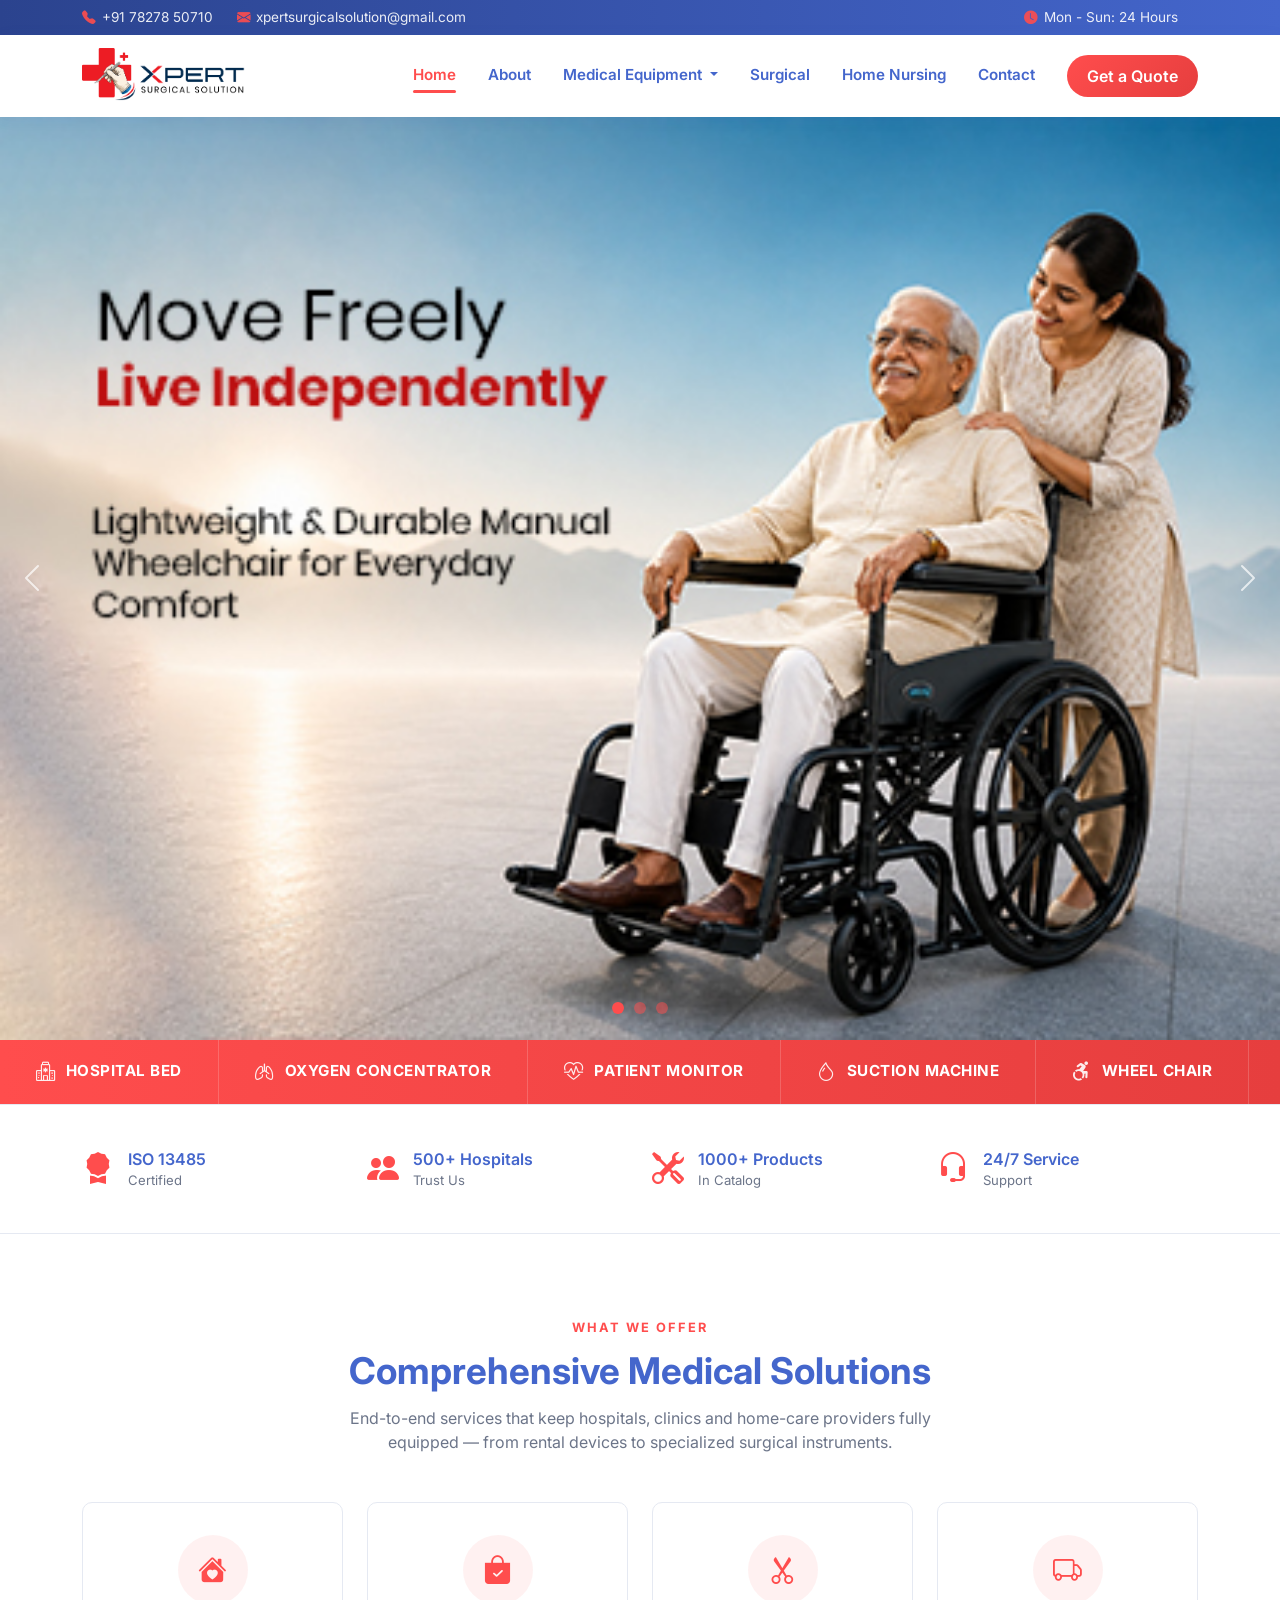
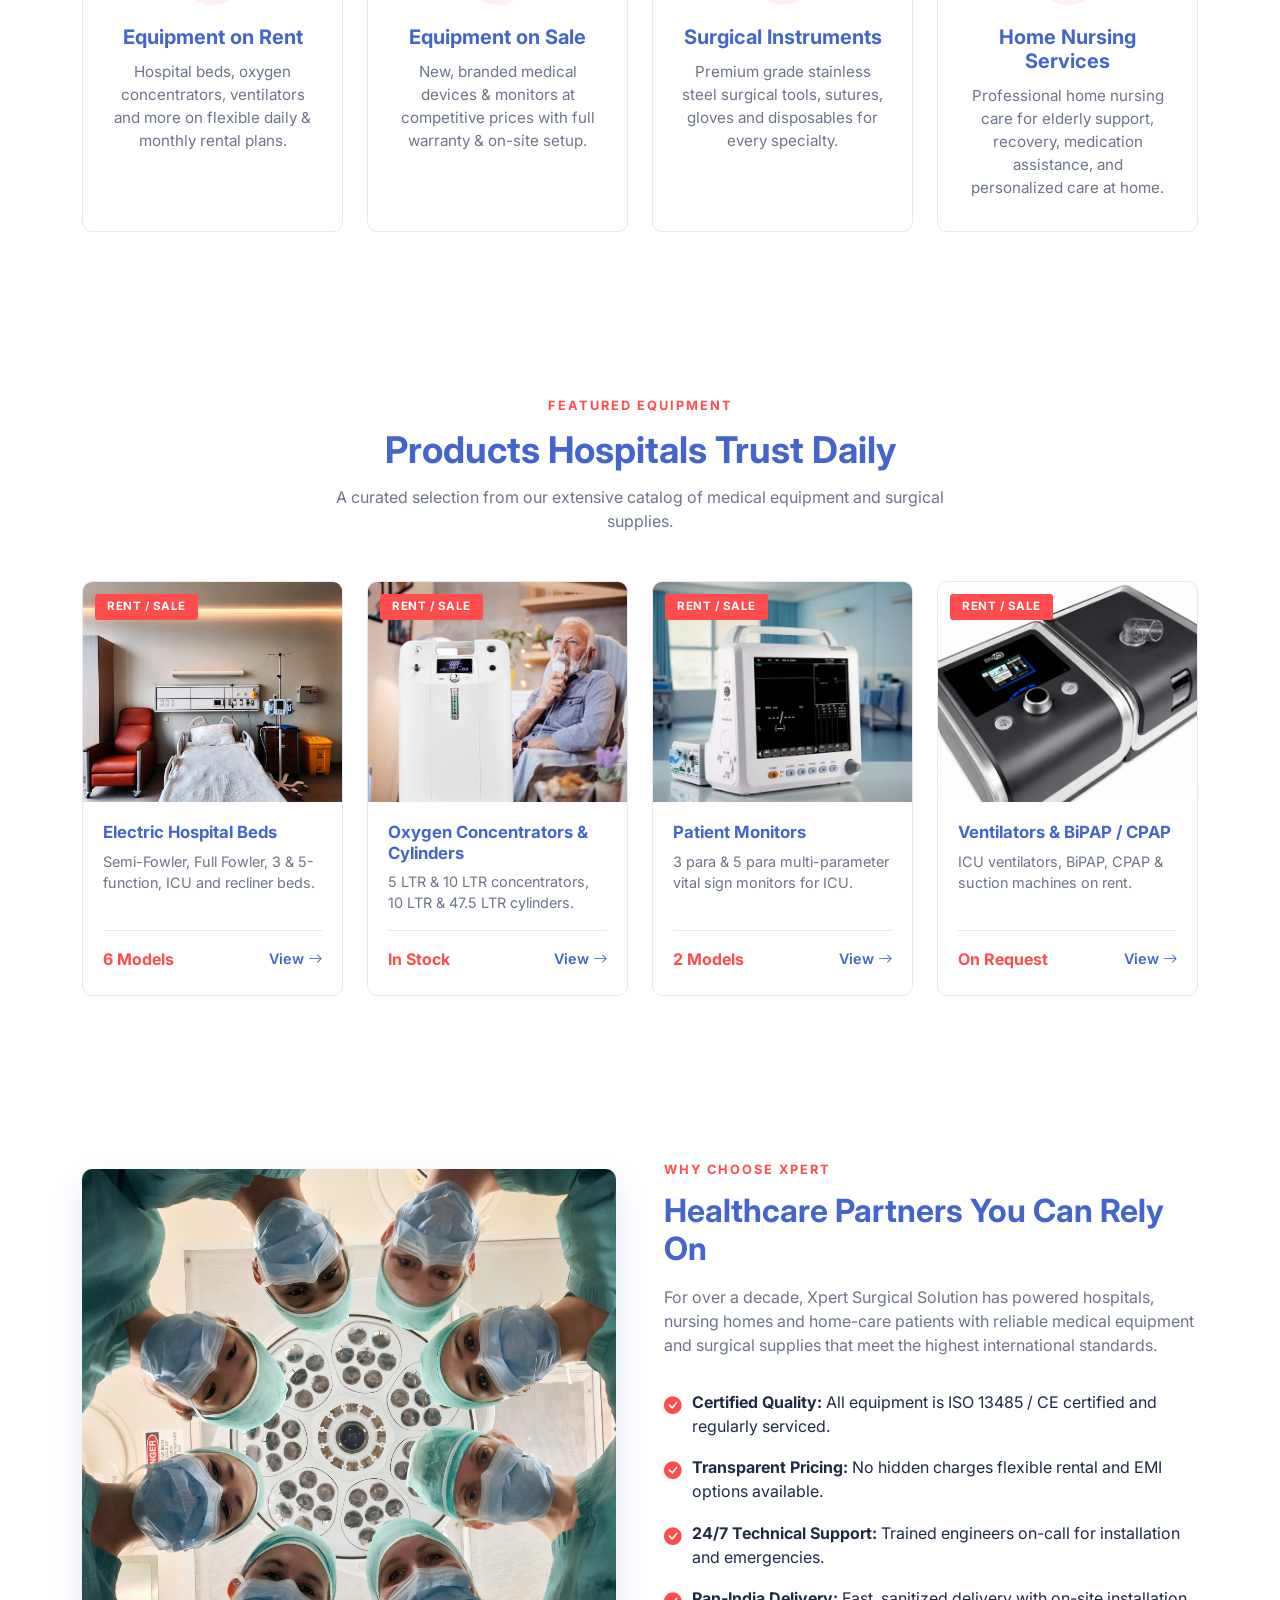
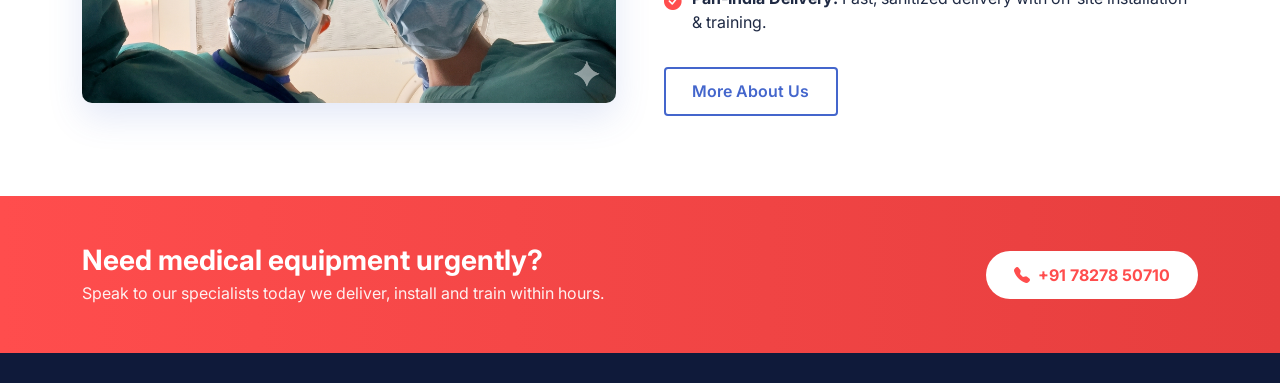
<file: index.html>
﻿<!DOCTYPE html>
<html lang="en">
<head>
  <meta charset="UTF-8" />
  <meta name="viewport" content="width=device-width, initial-scale=1.0" />
  <link rel="icon" type="image/png" href="./img/Logo_Black.png">
  <title>Xpert Surgical Solution | Medical Equipment Rent, Sale & Surgical Supplies</title>
  <meta name="description" content="Xpert Surgical Solution provides premium medical equipment for rent and sale, along with high-quality surgical instruments and supplies for hospitals, clinics & home care." />
  <link href="https://cdn.jsdelivr.net/npm/bootstrap@5.3.3/dist/css/bootstrap.min.css" rel="stylesheet" />
  <link rel="stylesheet" href="https://cdn.jsdelivr.net/npm/bootstrap-icons@1.11.3/font/bootstrap-icons.min.css" />
  <link rel="preconnect" href="https://fonts.googleapis.com" />
  <link rel="preconnect" href="https://fonts.gstatic.com" crossorigin />
  <link href="https://fonts.googleapis.com/css2?family=Inter:wght@400;500;600;700;800&display=swap" rel="stylesheet" />
  <link href="style.css" rel="stylesheet" />
</head>
<body>
  <!-- Navbar -->
  <div class="site-header"></div>

  <!-- HERO CAROUSEL -->
  <div id="heroCarousel" class="carousel slide carousel-fade" data-bs-ride="carousel" data-bs-interval="5000">
    <div class="carousel-indicators">
      <button type="button" data-bs-target="#heroCarousel" data-bs-slide-to="0" class="active" aria-current="true" aria-label="Slide 1"></button>
      <button type="button" data-bs-target="#heroCarousel" data-bs-slide-to="1" aria-label="Slide 2"></button>
      <button type="button" data-bs-target="#heroCarousel" data-bs-slide-to="2" aria-label="Slide 3"></button>
    </div>
    <div class="carousel-inner">
      <!-- Slide 1 -->
      <div class="carousel-item active">
        <picture>
          <!-- Image for Mobile Screens -->
          <source media="(max-width: 767px)" srcset="./img/Phone-Banner-01.jpg">
          <!-- Default Image for Desktop Screens -->
          <img src="./img/Home_Banner_01.jpg" class="d-block w-100 img-fluid" alt="Medical Equipment On Rent & Sale">
        </picture>
      </div>
      <!-- Slide 2 -->
      <div class="carousel-item">
        <picture>
          <source media="(max-width: 767px)" srcset="./img/Phone-Banner-02.jpg">
          <img src="./img/Home_Banner_02.jpeg" class="d-block w-100 img-fluid" alt="Advanced Surgical Solutions">
        </picture>
      </div>
      <!-- Slide 3 -->
      <div class="carousel-item">
        <picture>
          <source media="(max-width: 767px)" srcset="./img/Phone-Banner-03.jpg">
          <img src="./img/Home_banner_03.jpg" class="d-block w-100 img-fluid" alt="24/7 Support Anywhere in India">
        </picture>
      </div>
    </div>
    <button class="carousel-control-prev" type="button" data-bs-target="#heroCarousel" data-bs-slide="prev">
      <span class="carousel-control-prev-icon" aria-hidden="true"></span>
      <span class="visually-hidden">Previous</span>
    </button>
    <button class="carousel-control-next" type="button" data-bs-target="#heroCarousel" data-bs-slide="next">
      <span class="carousel-control-next-icon" aria-hidden="true"></span>
      <span class="visually-hidden">Next</span>
    </button>
  </div>

  <!-- SCROLLING PRODUCT STRIP -->
  <section class="marquee-strip" aria-label="Our products">
    <div class="marquee-track">
      <span class="marquee-item"><i class="bi bi-hospital"></i>Hospital Bed</span>
      <span class="marquee-item"><i class="bi bi-lungs"></i>Oxygen Concentrator</span>
      <span class="marquee-item"><i class="bi bi-heart-pulse"></i>Patient Monitor</span>
      <span class="marquee-item"><i class="bi bi-droplet"></i>Suction Machine</span>
      <span class="marquee-item"><i class="bi bi-person-wheelchair"></i>Wheel Chair</span>
      <span class="marquee-item"><i class="bi bi-thermometer-half"></i>Oxygen Cylinder</span>
      <span class="marquee-item"><i class="bi bi-wind"></i>BiPAP / CPAP</span>
      <span class="marquee-item"><i class="bi bi-eyedropper"></i>Syringe Pump</span>
      <span class="marquee-item"><i class="bi bi-activity"></i>DVT Pump</span>
      <span class="marquee-item"><i class="bi bi-clipboard-pulse"></i>Ventilator</span>
      <!-- duplicate for seamless loop -->
      <span class="marquee-item"><i class="bi bi-hospital"></i>Hospital Bed</span>
      <span class="marquee-item"><i class="bi bi-lungs"></i>Oxygen Concentrator</span>
      <span class="marquee-item"><i class="bi bi-heart-pulse"></i>Patient Monitor</span>
      <span class="marquee-item"><i class="bi bi-droplet"></i>Suction Machine</span>
      <span class="marquee-item"><i class="bi bi-person-wheelchair"></i>Wheel Chair</span>
      <span class="marquee-item"><i class="bi bi-thermometer-half"></i>Oxygen Cylinder</span>
      <span class="marquee-item"><i class="bi bi-wind"></i>BiPAP / CPAP</span>
      <span class="marquee-item"><i class="bi bi-eyedropper"></i>Syringe Pump</span>
      <span class="marquee-item"><i class="bi bi-activity"></i>DVT Pump</span>
      <span class="marquee-item"><i class="bi bi-clipboard-pulse"></i>Ventilator</span>
    </div>
  </section>

  <!-- TRUST STRIP -->
  <section class="trust-strip">
    <div class="container">
      <div class="row g-4">
        <div class="col-md-3 col-6">
          <div class="trust-item">
            <i class="bi bi-award-fill"></i>
            <div>ISO 13485<small>Certified</small></div>
          </div>
        </div>
        <div class="col-md-3 col-6">
          <div class="trust-item">
            <i class="bi bi-people-fill"></i>
            <div>500+ Hospitals<small>Trust Us</small></div>
          </div>
        </div>
        <div class="col-md-3 col-6">
          <div class="trust-item">
            <i class="bi bi-tools"></i>
            <div>1000+ Products<small>In Catalog</small></div>
          </div>
        </div>
        <div class="col-md-3 col-6">
          <div class="trust-item">
            <i class="bi bi-headset"></i>
            <div>24/7 Service<small>Support</small></div>
          </div>
        </div>
      </div>
    </div>
  </section>

  <!-- SERVICES SUMMARY -->
  <section class="section">
    <div class="container">
      <div class="section-title">
        <small>What We Offer</small>
        <h2>Comprehensive Medical Solutions</h2>
        <p>End-to-end services that keep hospitals, clinics and home-care providers fully equipped &mdash; from rental devices to specialized surgical instruments.</p>
      </div>
      <div class="row g-4">
        <div class="col-md-6 col-lg-3">
          <div class="service-card">
            <div class="service-icon"><i class="bi bi-house-heart-fill"></i></div>
            <h5>Equipment on Rent</h5>
            <p>Hospital beds, oxygen concentrators, ventilators and more on flexible daily &amp; monthly rental plans.</p>
          </div>
        </div>
        <div class="col-md-6 col-lg-3">
          <div class="service-card">
            <div class="service-icon"><i class="bi bi-bag-check-fill"></i></div>
            <h5>Equipment on Sale</h5>
            <p>New, branded medical devices &amp; monitors at competitive prices with full warranty &amp; on-site setup.</p>
          </div>
        </div>
        <div class="col-md-6 col-lg-3">
          <div class="service-card">
            <div class="service-icon"><i class="bi bi-scissors"></i></div>
            <h5>Surgical Instruments</h5>
            <p>Premium grade stainless steel surgical tools, sutures, gloves and disposables for every specialty.</p>
          </div>
        </div>
        <div class="col-md-6 col-lg-3">
          <div class="service-card">
            <div class="service-icon"><i class="bi bi-truck"></i></div>
            <h5>Home Nursing Services</h5>
            <p>Professional home nursing care for elderly support, recovery, medication assistance, and personalized care at home.</p>
          </div>
        </div>
      </div>
    </div>
  </section>

  <!-- FEATURED PRODUCTS -->
  <section class="section section-light">
    <div class="container">
      <div class="section-title">
        <small>Featured Equipment</small>
        <h2>Products Hospitals Trust Daily</h2>
        <p>A curated selection from our extensive catalog of medical equipment and surgical supplies.</p>
      </div>
      <div class="row g-4">
        <div class="col-md-6 col-lg-3">
          <div class="equipment-card">
            <div class="img-wrap">
              <span class="tag">Rent / Sale</span>
              <img src="./img/Electric_Bed_01.png" alt="Hospital Bed" />
            </div>
            <div class="body">
              <h5>Electric Hospital Beds</h5>
              <p>Semi-Fowler, Full Fowler, 3 &amp; 5-function, ICU and recliner beds.</p>
              <div class="footer-row">
                <span class="price-tag">6 Models</span>
                <a href="equipment-rent.html" class="more">View <i class="bi bi-arrow-right"></i></a>
              </div>
            </div>
          </div>
        </div>
        <div class="col-md-6 col-lg-3">
          <div class="equipment-card">
            <div class="img-wrap">
              <span class="tag">Rent / Sale</span>
              <img src="./img/concentrator_01.jpg" alt="Oxygen Concentrator" />
            </div>
            <div class="body">
              <h5>Oxygen Concentrators &amp; Cylinders</h5>
              <p>5 LTR &amp; 10 LTR concentrators, 10 LTR &amp; 47.5 LTR cylinders.</p>
              <div class="footer-row">
                <span class="price-tag">In Stock</span>
                <a href="equipment-rent.html" class="more">View <i class="bi bi-arrow-right"></i></a>
              </div>
            </div>
          </div>
        </div>
        <div class="col-md-6 col-lg-3">
          <div class="equipment-card">
            <div class="img-wrap">
              <span class="tag">Rent / Sale</span>
              <img src="./img/monitor.jpg" alt="Patient Monitor" />
            </div>
            <div class="body">
              <h5>Patient Monitors</h5>
              <p>3 para &amp; 5 para multi-parameter vital sign monitors for ICU.</p>
              <div class="footer-row">
                <span class="price-tag">2 Models</span>
                <a href="equipment-rent.html" class="more">View <i class="bi bi-arrow-right"></i></a>
              </div>
            </div>
          </div>
        </div>
        <div class="col-md-6 col-lg-3">
          <div class="equipment-card">
            <div class="img-wrap">
              <span class="tag">Rent / Sale</span>
              <img src="./img/CPAP.jpg" alt="Ventilator" />
            </div>
            <div class="body">
              <h5>Ventilators &amp; BiPAP / CPAP</h5>
              <p>ICU ventilators, BiPAP, CPAP &amp; suction machines on rent.</p>
              <div class="footer-row">
                <span class="price-tag">On Request</span>
                <a href="equipment-rent.html" class="more">View <i class="bi bi-arrow-right"></i></a>
              </div>
            </div>
          </div>
        </div>
      </div>
    </div>
  </section>

  <!-- WHY CHOOSE US -->
  <section class="section">
    <div class="container">
      <div class="row align-items-center g-5">
        <div class="col-lg-6">
          <img src="./img/Partner.png" alt="Medical professionals" class="about-img" />
        </div>
        <div class="col-lg-6">
          <small style="color: var(--xss-red); font-weight:700; letter-spacing:2px; text-transform:uppercase; font-size:.8rem;">Why Choose Xpert</small>
          <h2 style="color: var(--xss-navy); font-weight:700; margin: .75rem 0 1rem;">Healthcare Partners You Can Rely On</h2>
          <p style="color: var(--xss-grey);">For over a decade, Xpert Surgical Solution has powered hospitals, nursing homes and home-care patients with reliable medical equipment and surgical supplies that meet the highest international standards.</p>
          <ul class="about-list">
            <li><i class="bi bi-check-circle-fill"></i><span><strong>Certified Quality:</strong> All equipment is ISO 13485 / CE certified and regularly serviced.</span></li>
            <li><i class="bi bi-check-circle-fill"></i><span><strong>Transparent Pricing:</strong> No hidden charges  flexible rental and EMI options available.</span></li>
            <li><i class="bi bi-check-circle-fill"></i><span><strong>24/7 Technical Support:</strong> Trained engineers on-call for installation and emergencies.</span></li>
            <li><i class="bi bi-check-circle-fill"></i><span><strong>Pan-India Delivery:</strong> Fast, sanitized delivery with on-site installation &amp; training.</span></li>
          </ul>
          <a href="about.html" class="btn btn-outline-xss mt-4">More About Us</a>
        </div>
      </div>
    </div>
  </section>

  <!-- CTA -->
  <section class="cta-strip">
    <div class="container">
      <div class="row align-items-center g-3">
        <div class="col-lg-8">
          <h3>Need medical equipment urgently?</h3>
          <p>Speak to our specialists today  we deliver, install and train within hours.</p>
        </div>
        <div class="col-lg-4 text-lg-end">
          <a href="tel:+917827850710" class="btn btn-light"><i class="bi bi-telephone-fill me-2"></i>+91 78278 50710</a>
        </div>
      </div>
    </div>
  </section>

  <!-- FOOTER -->
    <!-- FOOTER -->

  <div class="site-footer"></div>
  <script src="./component.js"></script>

  <script src="https://cdn.jsdelivr.net/npm/bootstrap@5.3.3/dist/js/bootstrap.bundle.min.js"></script>
</body>
</html>
</file>
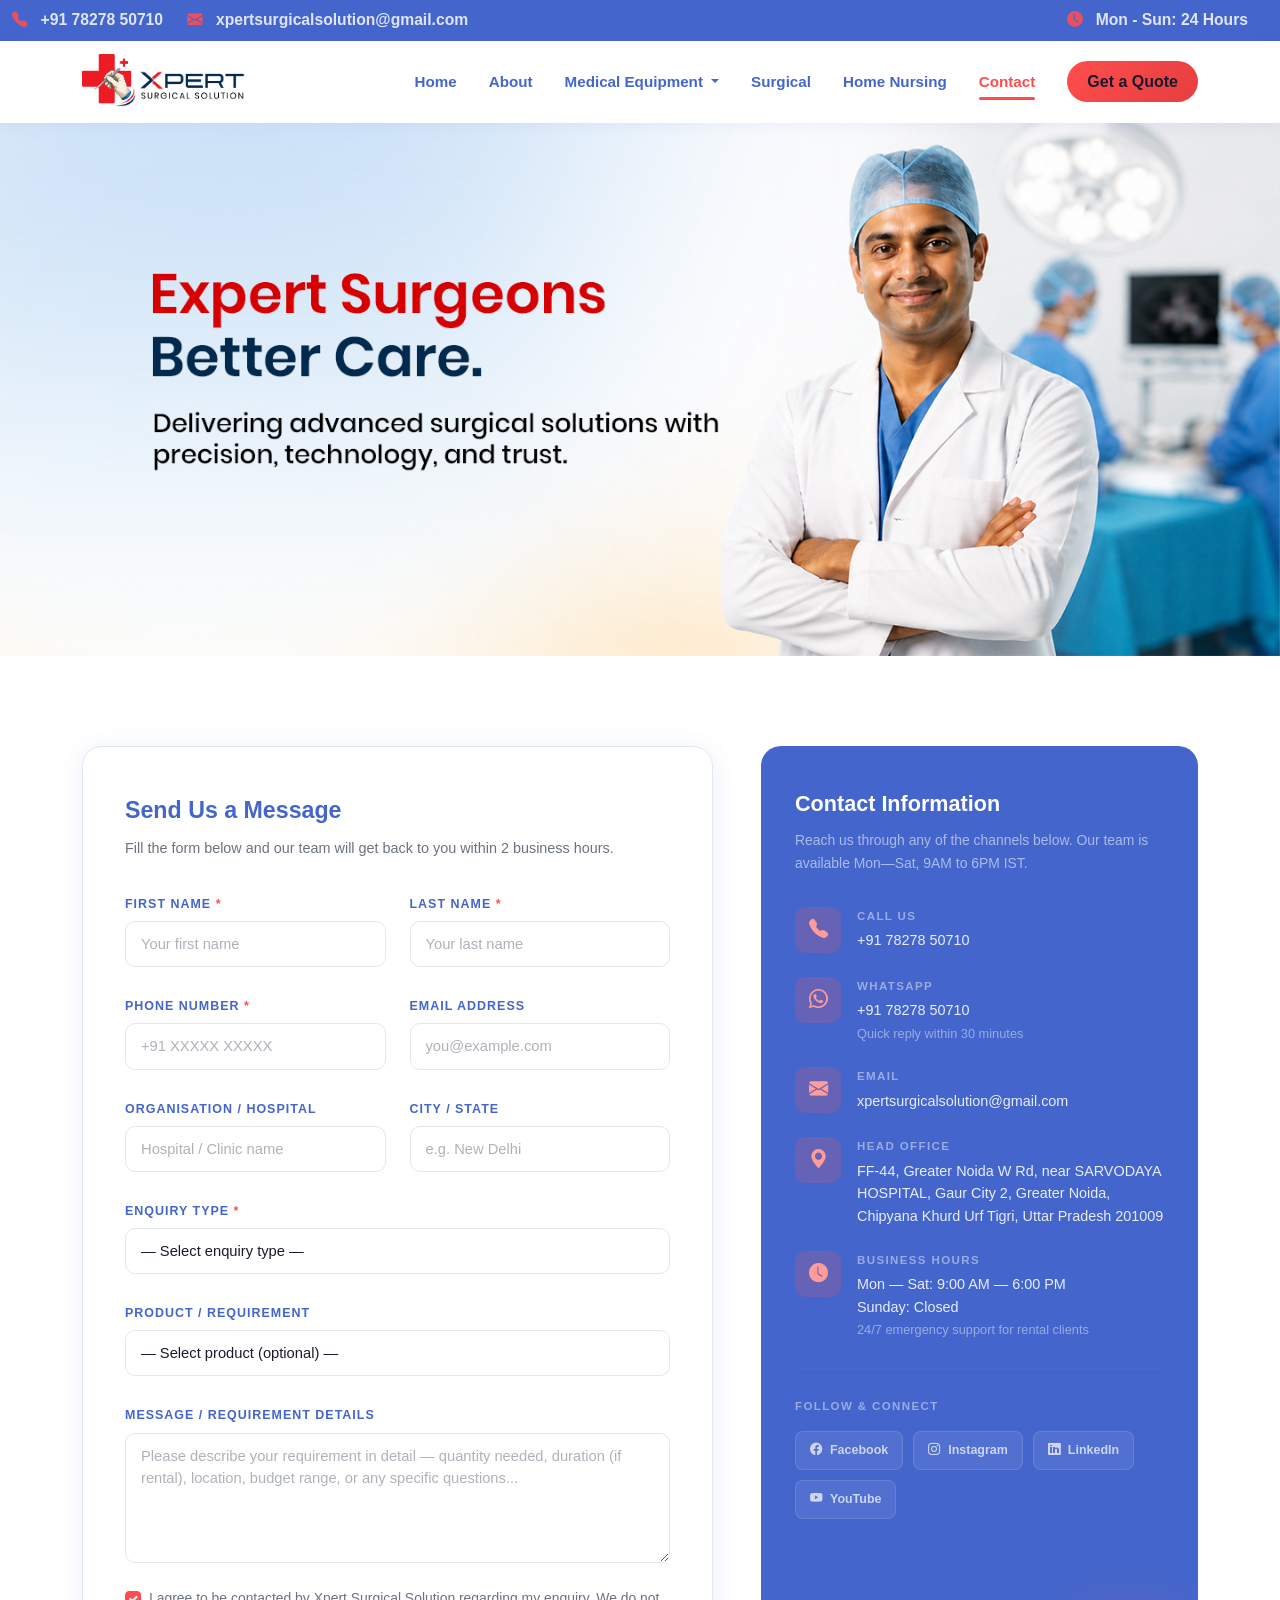
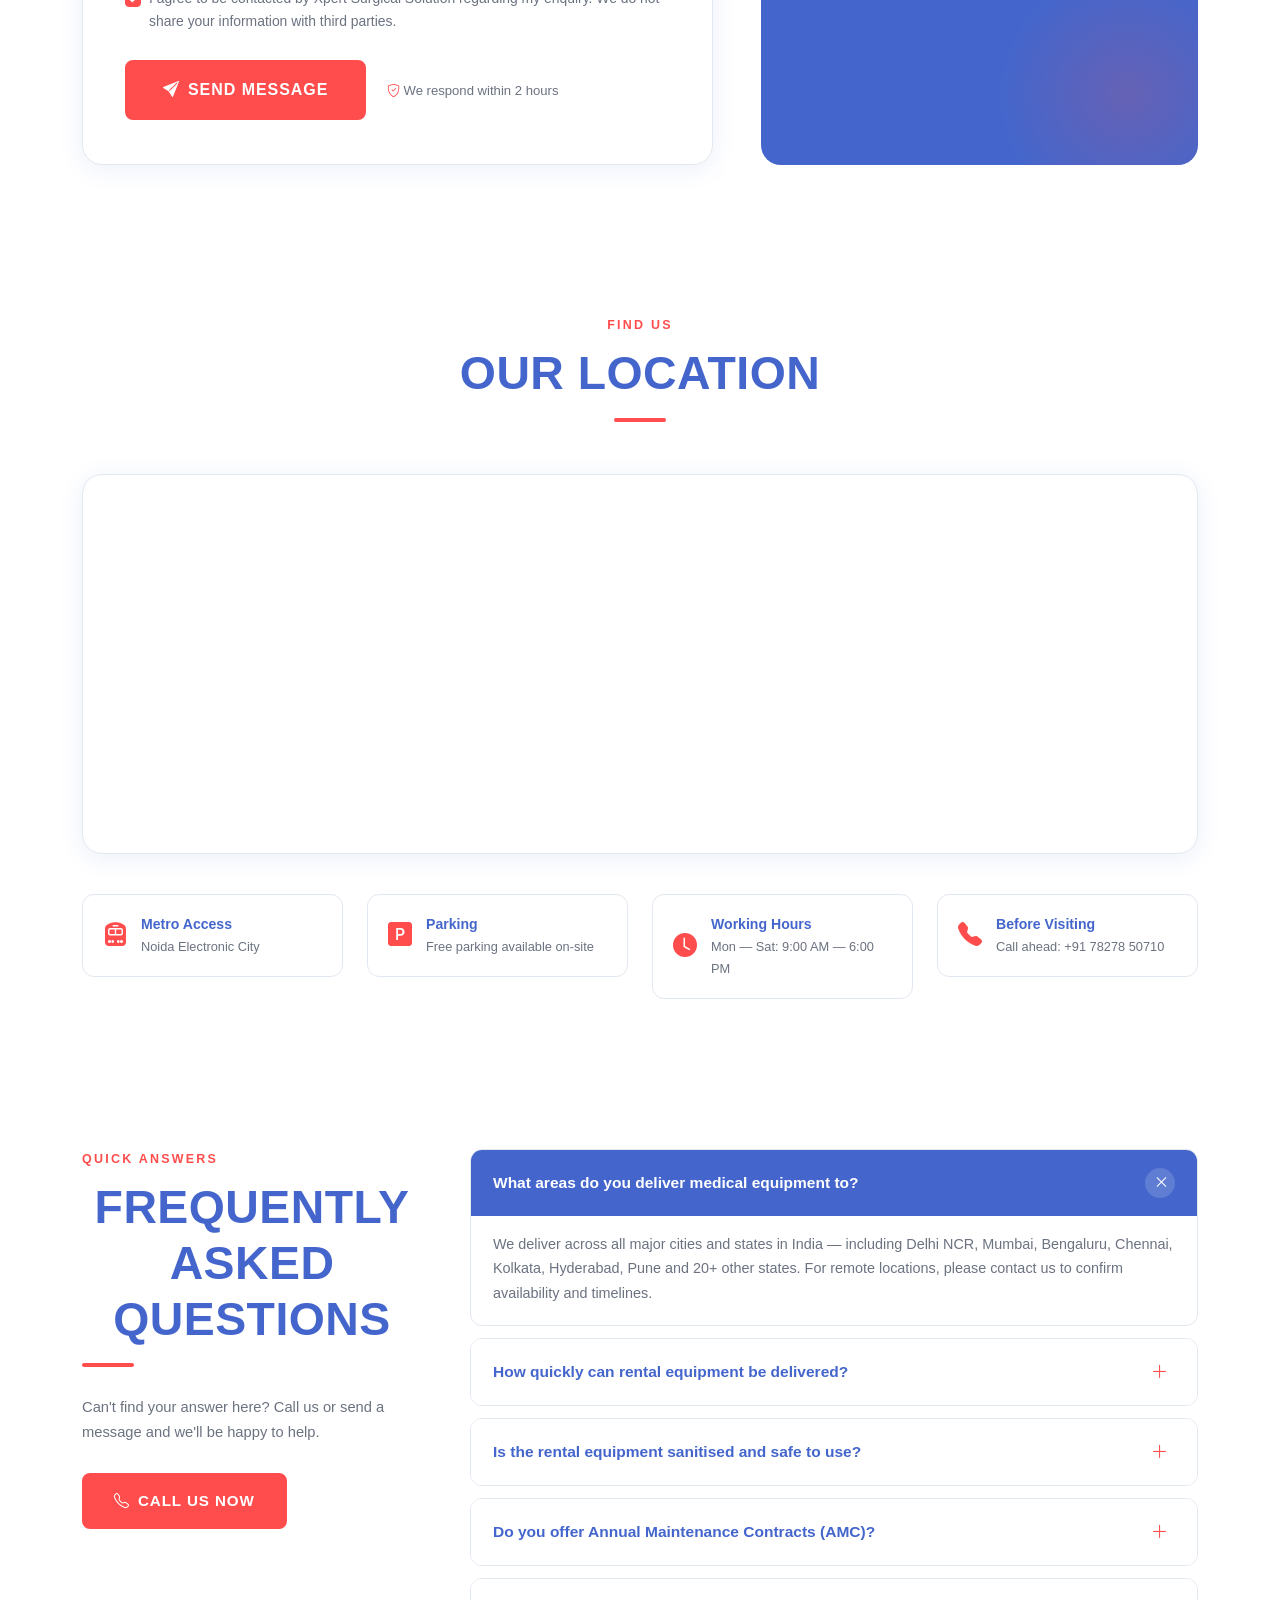
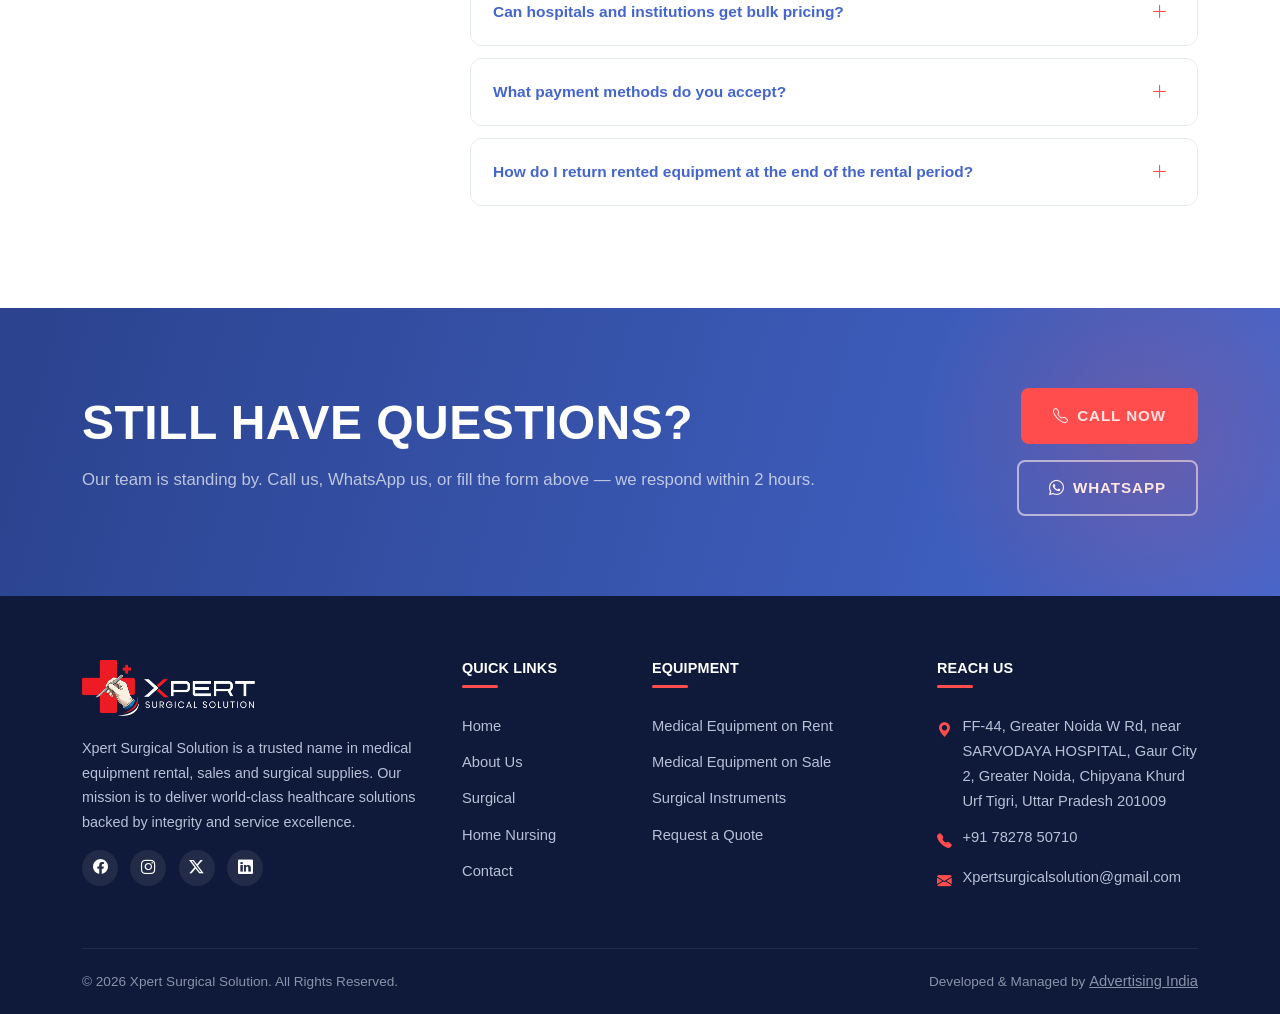
<file: contact.html>
﻿<!DOCTYPE html>
<html lang="en">
<head>
  <meta charset="UTF-8" />
  <meta name="viewport" content="width=device-width, initial-scale=1.0"/>
  <link rel="icon" type="image/png" href="./img/Logo_Black.png">
  <title>Contact Us — Xpert Surgical Solution</title>
  <meta name="description" content="Get in touch with Xpert Surgical Solution for medical equipment rental, purchase enquiries, AMC and surgical supplies. New Delhi, India.">
  <link rel="stylesheet" href="https://cdn.jsdelivr.net/npm/bootstrap@5.3.3/dist/css/bootstrap.min.css">
  <link rel="stylesheet" href="https://cdn.jsdelivr.net/npm/bootstrap-icons@1.11.3/font/bootstrap-icons.min.css">
  <link rel="stylesheet" href="style.css">
</head>
<body class="contact-page">

<div class="site-header"></div>

<!-- PAGE HERO -->
<section>
    <img src="./img/Call_Banner.jpg" alt="Medical Equipment on Rent" class="img-fluid w-100">
  </section>

<!-- MAIN CONTACT SECTION -->
<section class="section-pad">
  <div class="container">
    <div class="row g-5">

      <!-- CONTACT FORM -->
      <div class="col-lg-7">
        <div class="contact-form-card">
          <div class="form-section-title">Send Us a Message</div>
          <div class="form-section-sub">Fill the form below and our team will get back to you within 2 business hours.</div>

          <div class="row g-4">
            <div class="col-sm-6">
              <label class="form-label">First Name <span class="text-red">*</span></label>
              <input type="text" class="form-control" placeholder="Your first name">
            </div>
            <div class="col-sm-6">
              <label class="form-label">Last Name <span class="text-red">*</span></label>
              <input type="text" class="form-control" placeholder="Your last name">
            </div>
            <div class="col-sm-6">
              <label class="form-label">Phone Number <span class="text-red">*</span></label>
              <input type="tel" class="form-control" placeholder="+91 XXXXX XXXXX">
            </div>
            <div class="col-sm-6">
              <label class="form-label">Email Address</label>
              <input type="email" class="form-control" placeholder="you@example.com">
            </div>
            <div class="col-sm-6">
              <label class="form-label">Organisation / Hospital</label>
              <input type="text" class="form-control" placeholder="Hospital / Clinic name">
            </div>
            <div class="col-sm-6">
              <label class="form-label">City / State</label>
              <input type="text" class="form-control" placeholder="e.g. New Delhi">
            </div>
            <div class="col-12">
              <label class="form-label">Enquiry Type <span class="text-red">*</span></label>
              <select class="form-select">
                <option value="">— Select enquiry type —</option>
                <option>Medical Equipment on Rent</option>
                <option>Medical Equipment on Sale / Purchase</option>
                <option>Surgical Instruments & OT Supplies</option>
                <option>Annual Maintenance Contract (AMC)</option>
                <option>Bulk / Institutional Order</option>
                <option>Technical Support / Service</option>
                <option>General Enquiry</option>
              </select>
            </div>
            <div class="col-12">
              <label class="form-label">Product / Requirement</label>
              <select class="form-select">
                <option value="">— Select product (optional) —</option>
                <optgroup label="Oxygen Equipment">
                  <option>Oxygen Concentrator 5 LTR</option>
                  <option>Oxygen Concentrator 10 LTR</option>
                  <option>Oxygen Cylinder 10 LTR</option>
                  <option>Oxygen Cylinder 47.5 LTR</option>
                </optgroup>
                <optgroup label="Hospital Beds">
                  <option>Semi Fowler Electric Bed</option>
                  <option>Full Fowler Electric Bed</option>
                  <option>3 Function Electric Bed</option>
                  <option>5 Function Electric Bed</option>
                  <option>Recliner Bed</option>
                  <option>ICU Bed</option>
                </optgroup>
                <optgroup label="Monitors">
                  <option>3 Para Patient Monitor</option>
                  <option>5 Para Patient Monitor</option>
                </optgroup>
                <optgroup label="Wheelchairs">
                  <option>Manual Wheelchair</option>
                  <option>Commode Wheelchair</option>
                  <option>Recliner Wheelchair</option>
                </optgroup>
                <optgroup label="Ventilator">
                  <option>BiPAP Machine</option>
                  <option>CPAP Machine</option>
                  <option>Ventilator</option>
                </optgroup>
                <optgroup label="Pumps">
                  <option>DVT Pump</option>
                  <option>Syringe Pump</option>
                  <option>Infusion Pump</option>
                  <option>Suction Machine</option>
                </optgroup>
                <optgroup label="Miscellaneous">
                  <option>Food Table</option>
                  <option>IV Stand</option>
                  <option>Tubular Mattress</option>
                </optgroup>
                <optgroup label="Surgical">
                  <option>General Surgery Instruments</option>
                  <option>Laparoscopy Equipment</option>
                  <option>OT Equipment</option>
                  <option>Disposables & Sutures</option>
                  <option>Electrosurgery Units</option>
                </optgroup>
                <option>Other / Multiple Products</option>
              </select>
            </div>
            <div class="col-12">
              <label class="form-label">Message / Requirement Details</label>
              <textarea class="form-control" rows="4" placeholder="Please describe your requirement in detail — quantity needed, duration (if rental), location, budget range, or any specific questions..."></textarea>
            </div>
            <div class="col-12">
              <div class="form-check">
                <input class="form-check-input" type="checkbox" id="consent" checked>
                <label class="form-check-label" for="consent">
                  I agree to be contacted by Xpert Surgical Solution regarding my enquiry. We do not share your information with third parties.
                </label>
              </div>
            </div>
            <div class="col-12">
              <button type="submit" class="btn-xpert contact-submit-btn">
                <i class="bi bi-send-fill"></i> Send Message
              </button>
              <span class="contact-response-note">
                <i class="bi bi-shield-check contact-response-icon"></i> We respond within 2 hours
              </span>
            </div>
          </div>
        </div>
      </div>

      <!-- INFO PANEL -->
      <div class="col-lg-5">
        <div class="info-card h-100">
          <div class="info-card-title">Contact Information</div>
          <div class="info-card-sub">Reach us through any of the channels below. Our team is available Mon—Sat, 9AM to 6PM IST.</div>

          <div class="ci-row">
            <div class="ci-icon"><i class="bi bi-telephone-fill"></i></div>
            <div>
              <div class="ci-label">Call Us</div>
              <div class="ci-value">
                <a href="tel:+917827850710">+91  78278 50710</a><br>
                
              </div>
            </div>
          </div>

          <div class="ci-row">
            <div class="ci-icon"><i class="bi bi-whatsapp"></i></div>
            <div>
              <div class="ci-label">WhatsApp</div>
              <div class="ci-value">
                <a href="https://wa.me/917827850710" target="_blank">+91 78278 50710</a>
                <span class="contact-info-note contact-info-note-block">Quick reply within 30 minutes</span>
              </div>
            </div>
          </div>

          <div class="ci-row">
            <div class="ci-icon"><i class="bi bi-envelope-fill"></i></div>
            <div>
              <div class="ci-label">Email</div>
              <div class="ci-value">
                <a href="mailto:xpertsurgicalsolution@gmail.com">xpertsurgicalsolution@gmail.com</a><br>
              </div>
            </div>
          </div>

          <div class="ci-row">
            <div class="ci-icon"><i class="bi bi-geo-alt-fill"></i></div>
            <div>
              <div class="ci-label">Head Office</div>
              <div class="ci-value">
                FF-44, Greater Noida W Rd, near SARVODAYA HOSPITAL, Gaur City 2, Greater Noida, Chipyana Khurd Urf Tigri, Uttar Pradesh 201009<br>
                <!-- <span class="contact-info-note">Near Metro Gate No. 3</span> -->
              </div>
            </div>
          </div>

          <div class="ci-row contact-ci-row-last">
            <div class="ci-icon"><i class="bi bi-clock-fill"></i></div>
            <div>
              <div class="ci-label">Business Hours</div>
              <div class="ci-value">
                Mon — Sat: 9:00 AM — 6:00 PM<br>
                Sunday: Closed
                <span class="contact-info-note contact-info-note-block">24/7 emergency support for rental clients</span>
              </div>
            </div>
          </div>

          <hr class="info-divider">

          <div class="social-title">Follow & Connect</div>
          <div class="social-links-lg">
            <a href="#"><i class="bi bi-facebook"></i> Facebook</a>
            <a href="#"><i class="bi bi-instagram"></i> Instagram</a>
            <a href="#"><i class="bi bi-linkedin"></i> LinkedIn</a>
            <a href="#"><i class="bi bi-youtube"></i> YouTube</a>
          </div>
        </div>
      </div>

    </div>
  </div>
</section>

<!-- MAP SECTION -->
<section class="section-pad-sm bg-light-grey">
  <div class="container">
    <div class="row justify-content-center mb-4">
      <div class="col-lg-6 text-center">
        <span class="section-label">Find Us</span>
        <h2 class="section-title">Our Location</h2>
        <div class="divider-red mx-auto"></div>
      </div>
    </div>
    <div class="map-wrap">
      <!-- Replace src with actual Google Maps embed URL for your address -->
      <iframe src="https://www.google.com/maps/embed?pb=!1m18!1m12!1m3!1d3169.348874580612!2d77.42279309999999!3d28.622432999999997!2m3!1f0!2f0!3f0!3m2!1i1024!2i768!4f13.1!3m3!1m2!1s0x390cef1156509217%3A0x835c3b5b1594b4d3!2sXpert%20Surgical%20Solution!5e1!3m2!1sen!2sin!4v1777632458333!5m2!1sen!2sin" width="600" height="450" style="border:0;" allowfullscreen="" loading="lazy" referrerpolicy="no-referrer-when-downgrade"></iframe>
      <!-- <div class="map-overlay-badge">
        <i class="bi bi-geo-alt-fill"></i>
        Xpert Surgical Solution — Karol Bagh, New Delhi
      </div> -->
    </div>
    <div class="row g-4 mt-3">
      <div class="col-sm-6 col-lg-3">
        <div class="contact-visit-card">
          <i class="bi bi-train-front-fill contact-visit-icon"></i>
          <div>
            <div class="contact-visit-title">Metro Access</div>
            <div class="contact-visit-copy">Noida Electronic City</div>
          </div>
        </div>
      </div>
      <div class="col-sm-6 col-lg-3">
        <div class="contact-visit-card">
          <i class="bi bi-p-square-fill contact-visit-icon"></i>
          <div>
            <div class="contact-visit-title">Parking</div>
            <div class="contact-visit-copy">Free parking available on-site</div>
          </div>
        </div>
      </div>
      <div class="col-sm-6 col-lg-3">
        <div class="contact-visit-card">
          <i class="bi bi-clock-fill contact-visit-icon"></i>
          <div>
            <div class="contact-visit-title">Working Hours</div>
            <div class="contact-visit-copy">Mon — Sat: 9:00 AM — 6:00 PM</div>
          </div>
        </div>
      </div>
      <div class="col-sm-6 col-lg-3">
        <div class="contact-visit-card">
          <i class="bi bi-telephone-fill contact-visit-icon"></i>
          <div>
            <div class="contact-visit-title">Before Visiting</div>
            <div class="contact-visit-copy">Call ahead: +91 78278 50710</div>
          </div>
        </div>
      </div>
    </div>
  </div>
</section>

<!-- BRANCH OFFICES -->
<!-- <section class="section-pad">
  <div class="container">
    <div class="row justify-content-center mb-5">
      <div class="col-lg-6 text-center">
        <span class="section-label">We're Across India</span>
        <h2 class="section-title">Our Offices & Service Centres</h2>
        <div class="divider-red mx-auto"></div>
        <p class="section-subtitle mx-auto">Sales offices and service centres in key cities for faster delivery and on-site support.</p>
      </div>
    </div>
    <div class="row g-4">
      <div class="col-sm-6 col-lg-3">
        <div class="branch-card">
          <div class="bc-city">New Delhi</div>
          <span class="bc-type">Head Office</span>
          <div class="bc-row"><i class="bi bi-geo-alt-fill"></i><span>123, Medical Hub Complex, Karol Bagh, New Delhi — 110005</span></div>
          <div class="bc-row"><i class="bi bi-telephone-fill"></i><span><a href="tel:+91 78278 50710" class="contact-inherit-link">+91 78278 50710</a></span></div>
          <div class="bc-row"><i class="bi bi-clock-fill"></i><span>Monâ€“Sat: 9AM — 6PM</span></div>
        </div>
      </div>
      <div class="col-sm-6 col-lg-3">
        <div class="branch-card">
          <div class="bc-city">Mumbai</div>
          <span class="bc-type">Regional Office</span>
          <div class="bc-row"><i class="bi bi-geo-alt-fill"></i><span>45, Healthcare Plaza, Andheri East, Mumbai — 400069</span></div>
          <div class="bc-row"><i class="bi bi-telephone-fill"></i><span><a href="tel:+912212345678" class="contact-inherit-link">+91 22 1234 5678</a></span></div>
          <div class="bc-row"><i class="bi bi-clock-fill"></i><span>Monâ€“Sat: 9AM — 6PM</span></div>
        </div>
      </div>
      <div class="col-sm-6 col-lg-3">
        <div class="branch-card">
          <div class="bc-city">Bengaluru</div>
          <span class="bc-type">Service Centre</span>
          <div class="bc-row"><i class="bi bi-geo-alt-fill"></i><span>12, MedCity Road, Hebbal, Bengaluru — 560024</span></div>
          <div class="bc-row"><i class="bi bi-telephone-fill"></i><span><a href="tel:+918012345678" class="contact-inherit-link">+91 80 1234 5678</a></span></div>
          <div class="bc-row"><i class="bi bi-clock-fill"></i><span>Monâ€“Sat: 9AM — 6PM</span></div>
        </div>
      </div>
      <div class="col-sm-6 col-lg-3">
        <div class="branch-card">
          <div class="bc-city">Kolkata</div>
          <span class="bc-type">Service Centre</span>
          <div class="bc-row"><i class="bi bi-geo-alt-fill"></i><span>78, Park Street Medical Complex, Kolkata — 700016</span></div>
          <div class="bc-row"><i class="bi bi-telephone-fill"></i><span><a href="tel:+913312345678" class="contact-inherit-link">+91 33 1234 5678</a></span></div>
          <div class="bc-row"><i class="bi bi-clock-fill"></i><span>Monâ€“Sat: 9AM — 6PM</span></div>
        </div>
      </div>
    </div>
  </div>
</section> -->

<!-- FAQ -->
<section class="section-pad bg-light-grey">
  <div class="container">
    <div class="row g-5 align-items-start">
      <div class="col-lg-4">
        <span class="section-label">Quick Answers</span>
        <h2 class="section-title">Frequently Asked Questions</h2>
        <div class="divider-red"></div>
        <p class="contact-faq-subtitle">
          Can't find your answer here? Call us or send a message and we'll be happy to help.
        </p>
        <a href="tel:+91 78278 50710" class="btn-xpert"><i class="bi bi-telephone"></i> Call Us Now</a>
      </div>
      <div class="col-lg-8">
        <div class="accordion" id="faqAccordion">

          <div class="faq-item">
            <button class="faq-btn" data-bs-toggle="collapse" data-bs-target="#faq1" aria-expanded="true">
              What areas do you deliver medical equipment to?
              <span class="faq-icon"><i class="bi bi-plus-lg"></i></span>
            </button>
            <div id="faq1" class="faq-body collapse show" data-bs-parent="#faqAccordion">
              We deliver across all major cities and states in India — including Delhi NCR, Mumbai, Bengaluru, Chennai, Kolkata, Hyderabad, Pune and 20+ other states. For remote locations, please contact us to confirm availability and timelines.
            </div>
          </div>

          <div class="faq-item">
            <button class="faq-btn" data-bs-toggle="collapse" data-bs-target="#faq2" aria-expanded="false">
              How quickly can rental equipment be delivered?
              <span class="faq-icon"><i class="bi bi-plus-lg"></i></span>
            </button>
            <div id="faq2" class="faq-body collapse" data-bs-parent="#faqAccordion">
              For most products within Delhi NCR, we deliver within 4â€“6 hours of confirmation. For other major cities we aim for same-day or next-day delivery. All equipment is delivered installed and fully operational — no extra setup required.
            </div>
          </div>

          <div class="faq-item">
            <button class="faq-btn" data-bs-toggle="collapse" data-bs-target="#faq3" aria-expanded="false">
              Is the rental equipment sanitised and safe to use?
              <span class="faq-icon"><i class="bi bi-plus-lg"></i></span>
            </button>
            <div id="faq3" class="faq-body collapse" data-bs-parent="#faqAccordion">
              Absolutely. Every rental unit goes through a strict multi-step protocol — clinical cleaning, disinfection, functional testing and calibration — before every dispatch. You receive a sanitisation checklist with each delivery.
            </div>
          </div>

          <div class="faq-item">
            <button class="faq-btn" data-bs-toggle="collapse" data-bs-target="#faq4" aria-expanded="false">
              Do you offer Annual Maintenance Contracts (AMC)?
              <span class="faq-icon"><i class="bi bi-plus-lg"></i></span>
            </button>
            <div id="faq4" class="faq-body collapse" data-bs-parent="#faqAccordion">
              Yes, we offer comprehensive AMC packages for all equipment purchased from us as well as third-party equipment. Our AMC includes scheduled preventive maintenance, calibration, spare parts supply and 24/7 emergency call-outs.
            </div>
          </div>

          <div class="faq-item">
            <button class="faq-btn" data-bs-toggle="collapse" data-bs-target="#faq5" aria-expanded="false">
              Can hospitals and institutions get bulk pricing?
              <span class="faq-icon"><i class="bi bi-plus-lg"></i></span>
            </button>
            <div id="faq5" class="faq-body collapse" data-bs-parent="#faqAccordion">
              Yes. We offer special institutional pricing for hospitals, medical colleges, government facilities and bulk buyers. Please contact our sales team with your purchase order or requirement list and we will provide a customised quote with volume discounts.
            </div>
          </div>

          <div class="faq-item">
            <button class="faq-btn" data-bs-toggle="collapse" data-bs-target="#faq6" aria-expanded="false">
              What payment methods do you accept?
              <span class="faq-icon"><i class="bi bi-plus-lg"></i></span>
            </button>
            <div id="faq6" class="faq-body collapse" data-bs-parent="#faqAccordion">
              We accept NEFT, RTGS, UPI, cheque and demand draft. For purchases, EMI options are available through partner financial institutions. Institutional clients can also avail credit terms of 30â€“60 days subject to approval.
            </div>
          </div>

          <div class="faq-item">
            <button class="faq-btn" data-bs-toggle="collapse" data-bs-target="#faq7" aria-expanded="false">
              How do I return rented equipment at the end of the rental period?
              <span class="faq-icon"><i class="bi bi-plus-lg"></i></span>
            </button>
            <div id="faq7" class="faq-body collapse" data-bs-parent="#faqAccordion">
              Simply call or WhatsApp us one day before your rental ends. Our team will schedule a pickup at your convenience — there's no need for you to arrange transport. Equipment pickup is completely free of charge.
            </div>
          </div>

        </div>
      </div>
    </div>
  </div>
</section>

<!-- CTA BAND -->
<section class="cta-band">
  <div class="container">
    <div class="row align-items-center gy-4">
      <div class="col-lg-8">
        <h2>Still Have Questions?</h2>
        <p>Our team is standing by. Call us, WhatsApp us, or fill the form above — we respond within 2 hours.</p>
      </div>
      <div class="col-lg-4 text-lg-end d-flex flex-wrap gap-3 justify-content-lg-end">
        <a href="tel:+91 78278 50710" class="btn-xpert"><i class="bi bi-telephone"></i> Call Now</a>
        <a href="https://wa.me/+91 78278 50710" class="btn-xpert-outline" target="_blank"><i class="bi bi-whatsapp"></i> WhatsApp</a>
      </div>
    </div>
  </div>
</section>

<div class="site-footer"></div>

<script src="component.js"></script>
<script src="https://cdn.jsdelivr.net/npm/bootstrap@5.3.3/dist/js/bootstrap.bundle.min.js"></script>
<script>
  // Rotate + icon to x when accordion opens
  document.querySelectorAll('.faq-btn').forEach(btn => {
    btn.addEventListener('click', function () {
      const icon = this.querySelector('.faq-icon i');
      const isExpanded = this.getAttribute('aria-expanded') === 'true';
      document.querySelectorAll('.faq-icon i').forEach(i => i.className = 'bi bi-plus-lg');
      if (!isExpanded) icon.className = 'bi bi-x-lg';
    });
  });
</script>
</body>
</html>
</file>
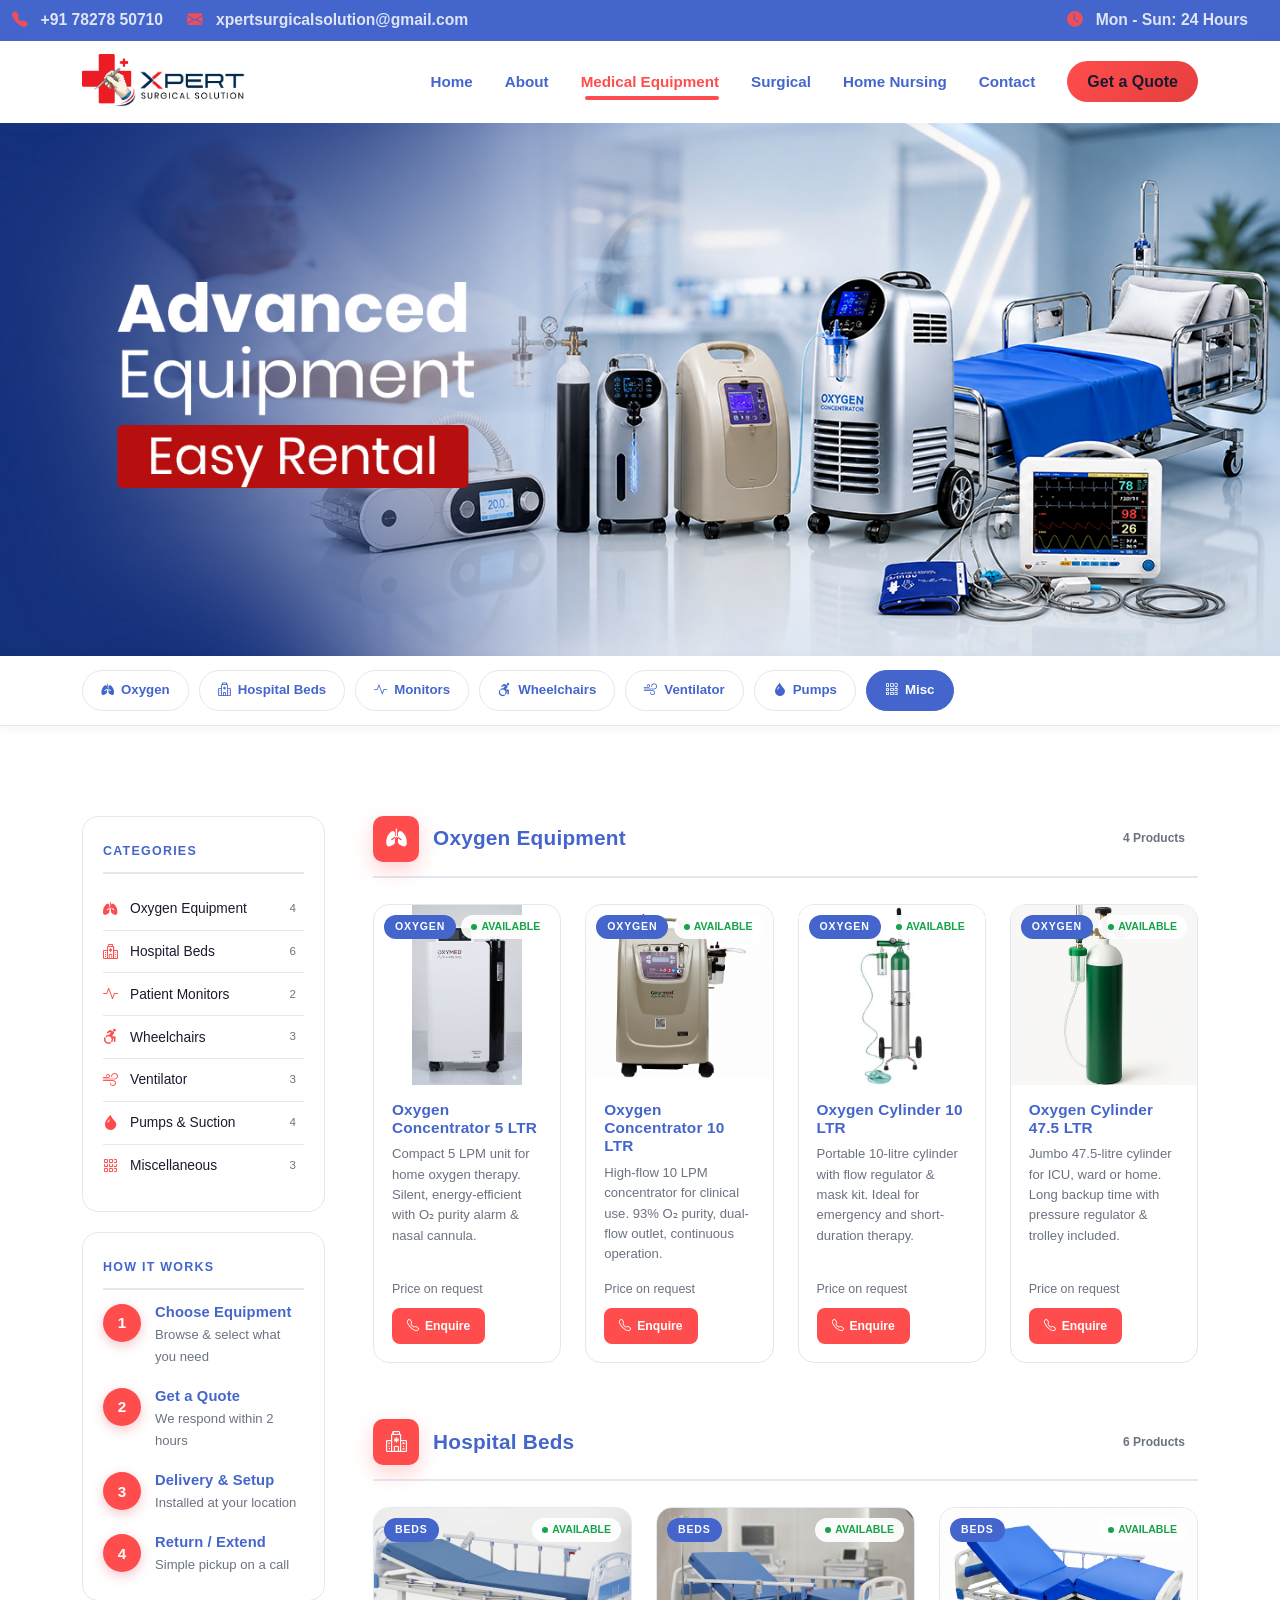
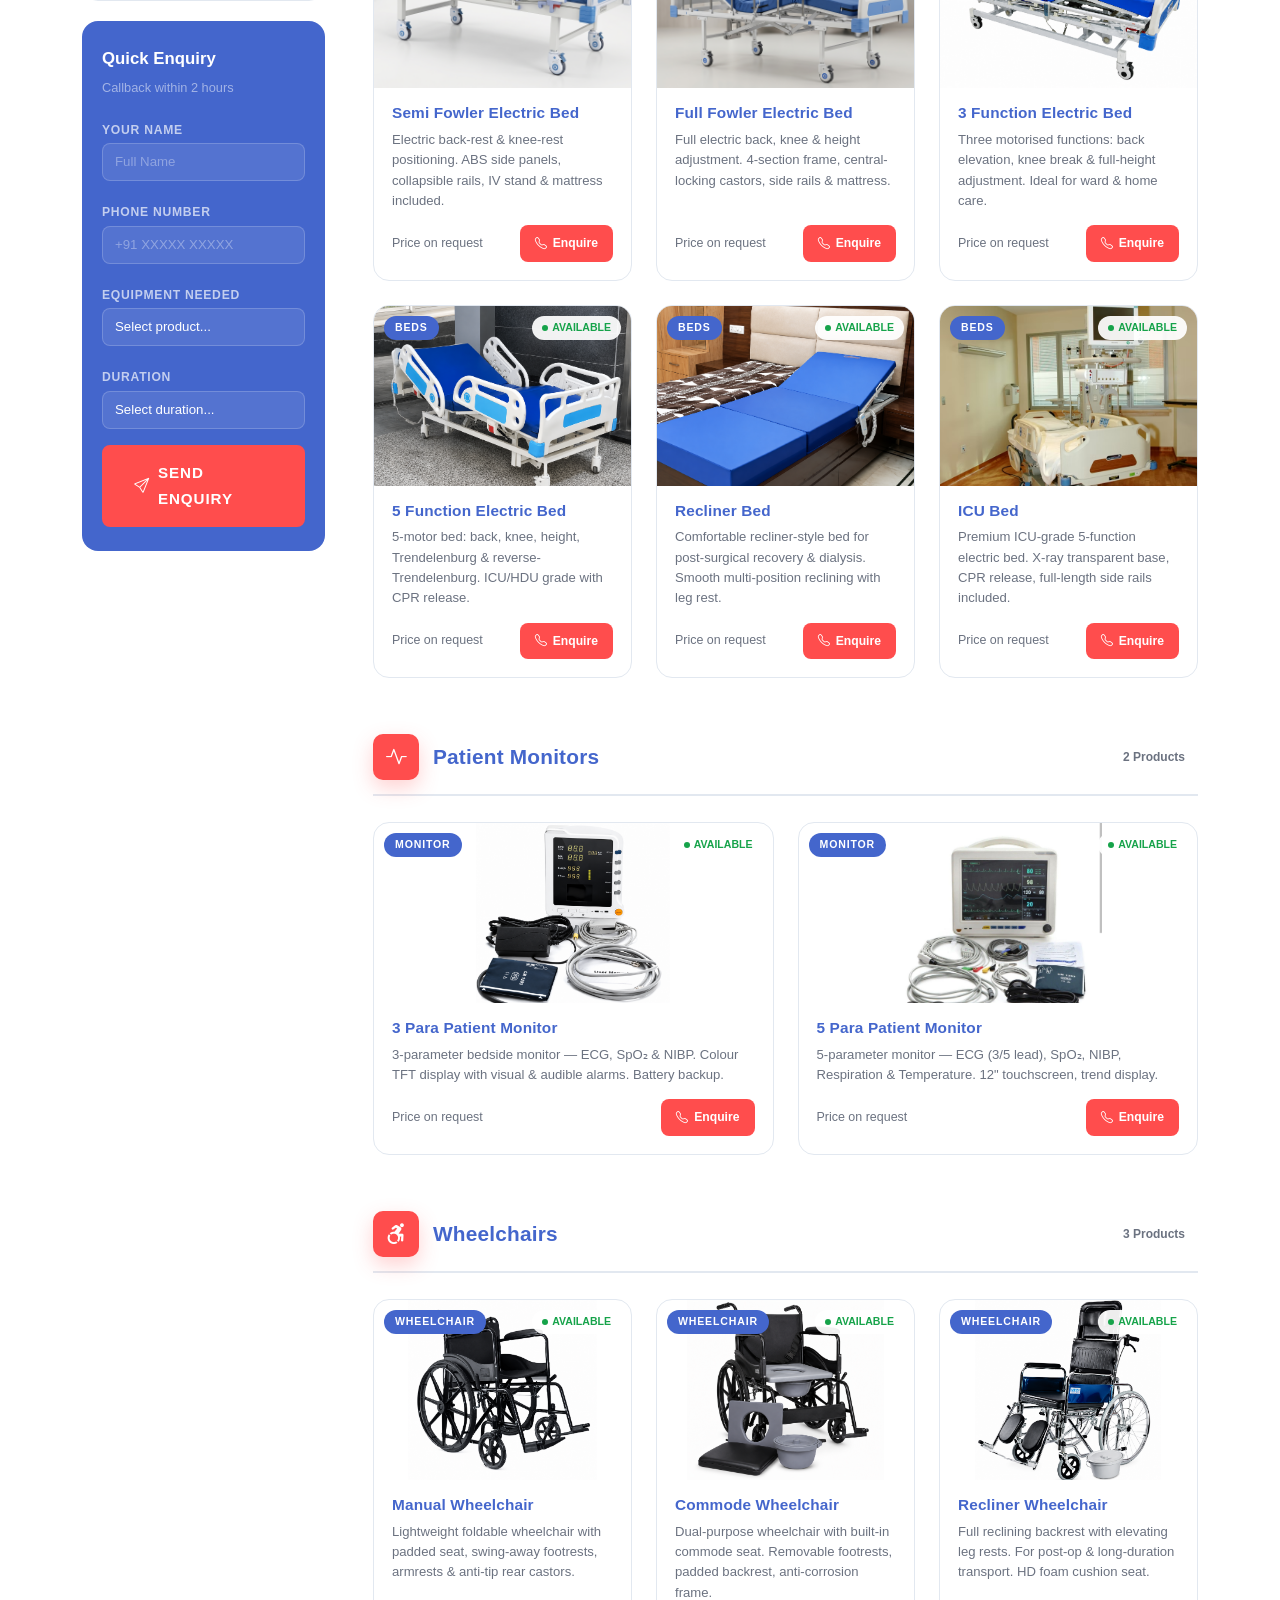
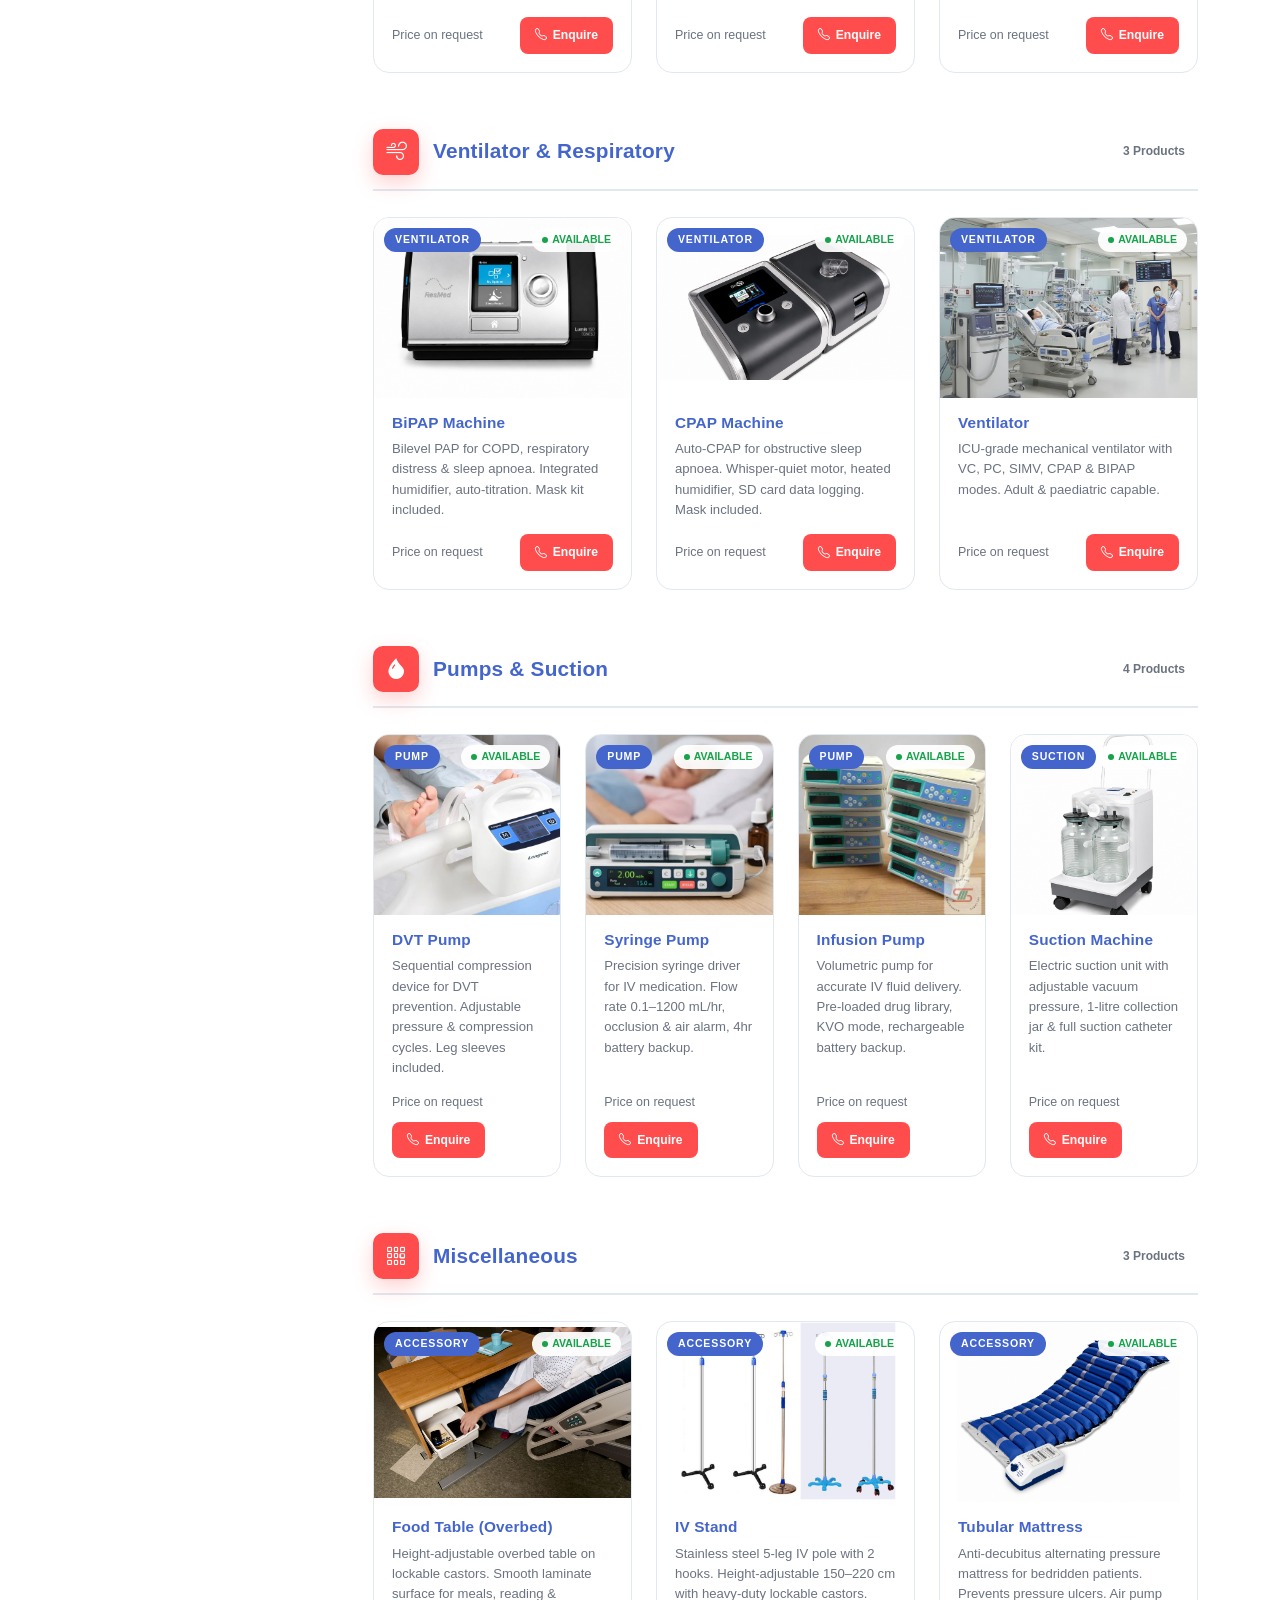
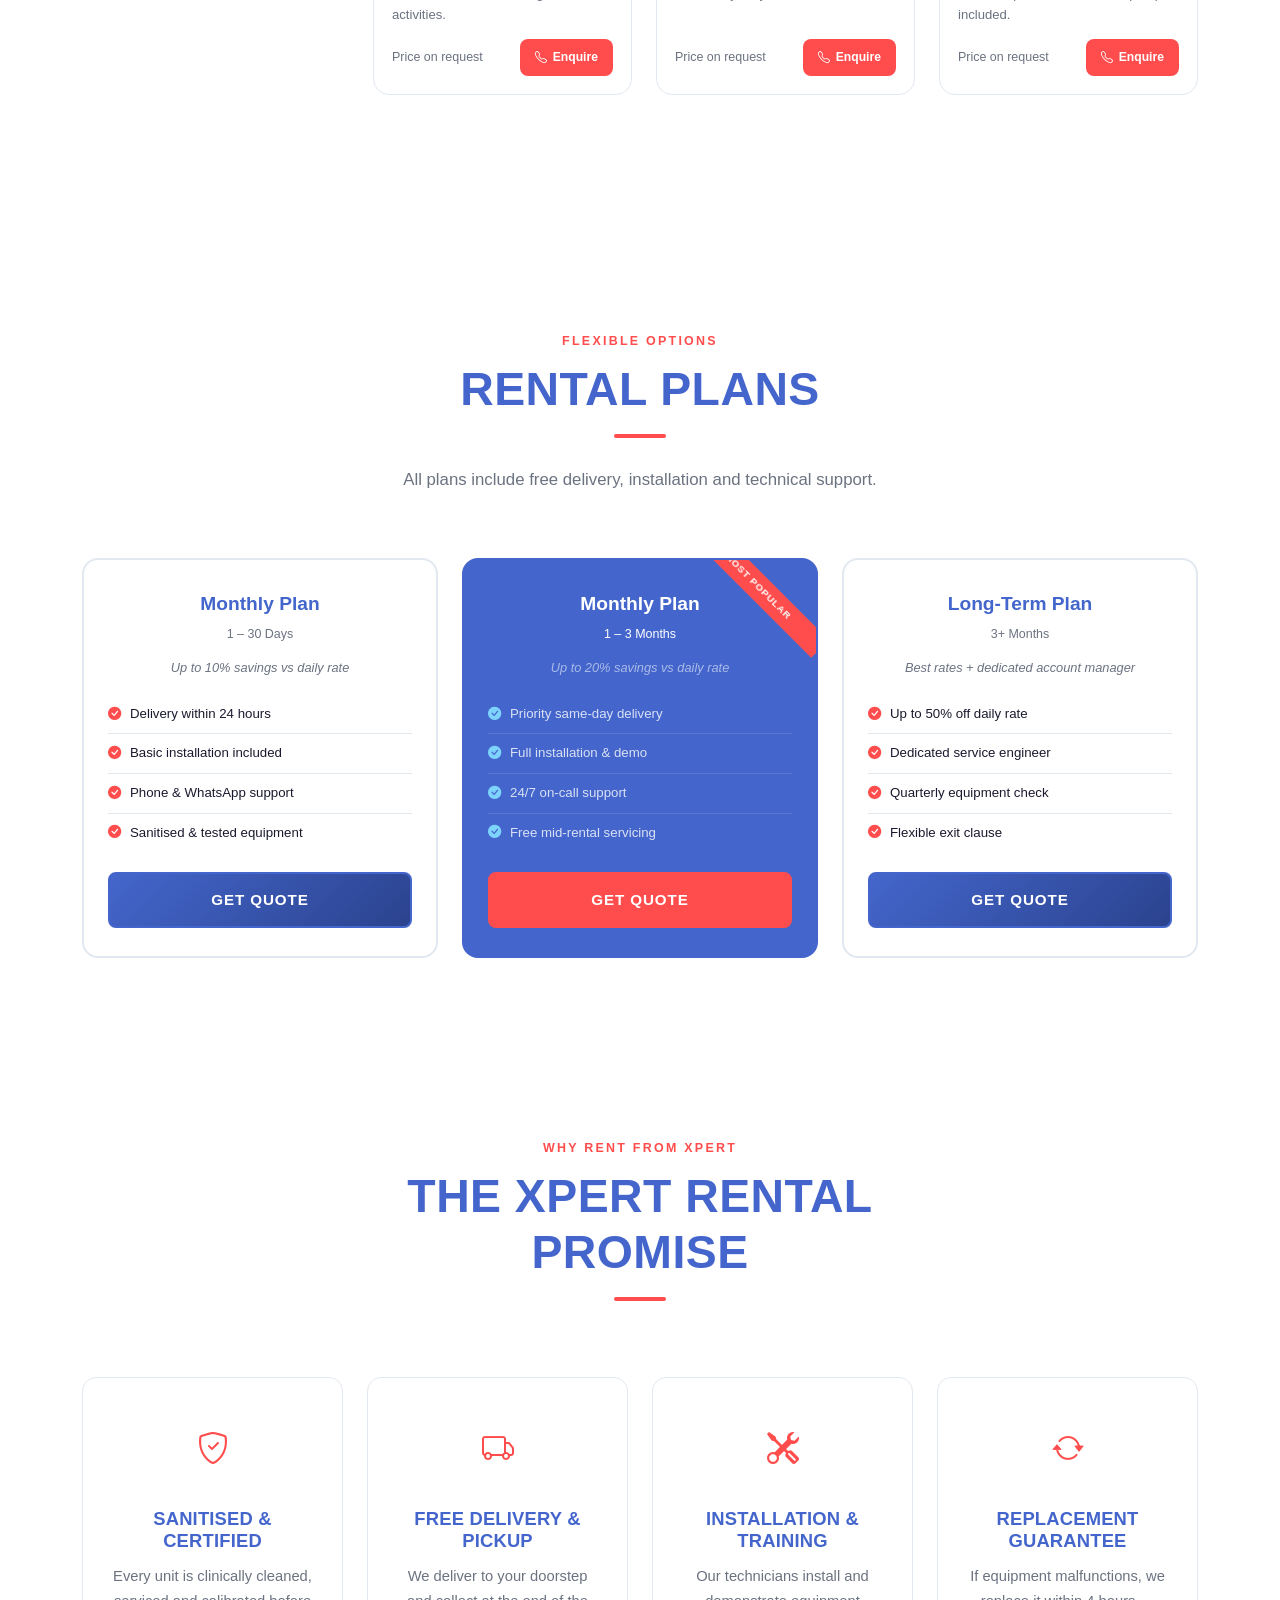
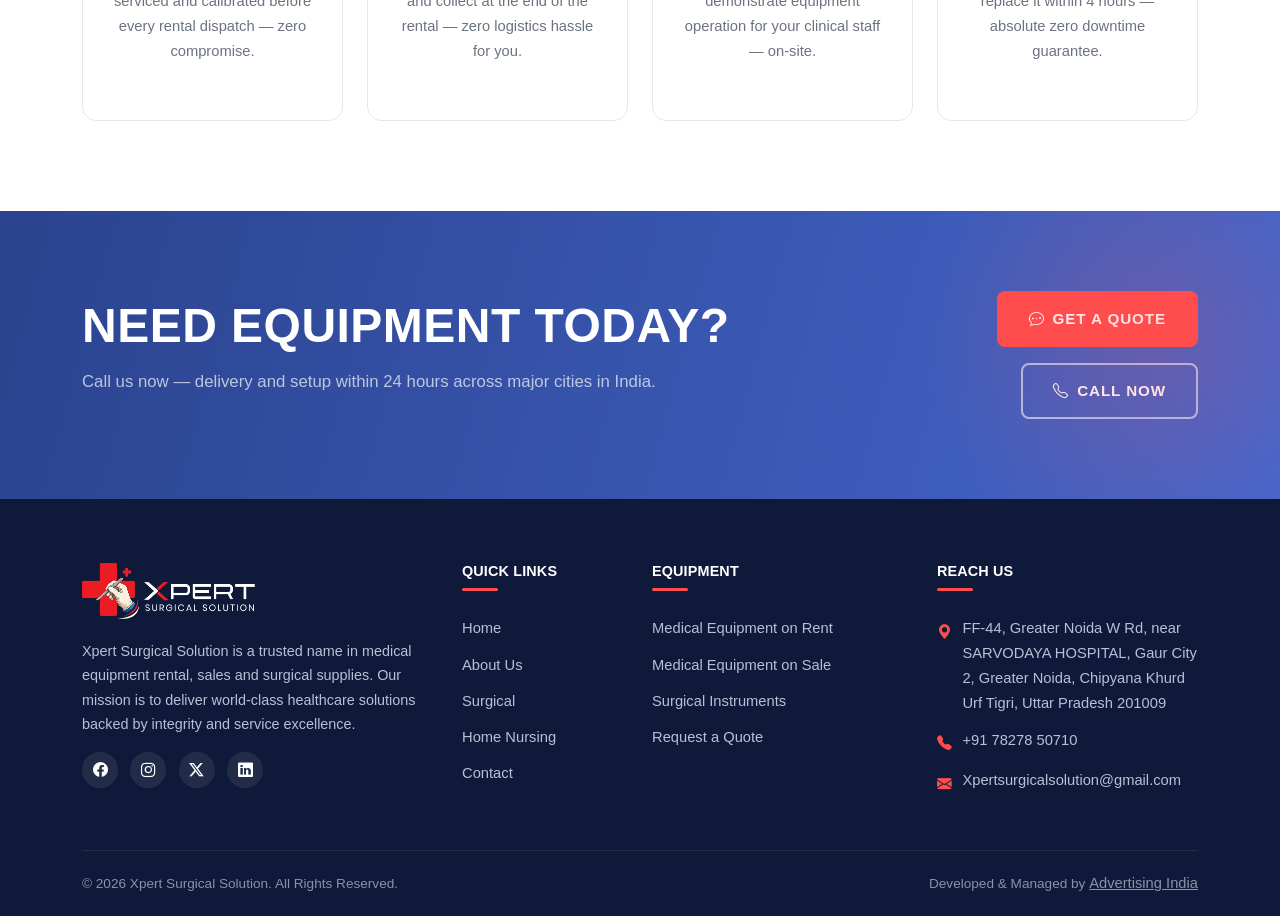
<file: equipment-rent.html>
<!DOCTYPE html>
<html lang="en">

<head>
  <meta charset="UTF-8" />
  <meta name="viewport" content="width=device-width, initial-scale=1.0" />
  <link rel="icon" type="image/png" href="./img/Logo_Black.png">
  <title>Medical Equipment on Rent — Xpert Surgical Solution</title>
  <meta name="description"
    content="Rent oxygen concentrators, hospital beds, ICU monitors, wheelchairs, ventilators and more from Xpert Surgical Solution. Pan-India delivery.">
  <link rel="stylesheet" href="https://cdn.jsdelivr.net/npm/bootstrap@5.3.3/dist/css/bootstrap.min.css">
  <link rel="stylesheet" href="https://cdn.jsdelivr.net/npm/bootstrap-icons@1.11.3/font/bootstrap-icons.min.css">
  <link rel="stylesheet" href="style.css">
</head>

<body class="equipment-rent-page">

<div class="site-header"></div>

  <!-- PAGE HERO -->
  <section>
    <img src="./img/Rent_Banner.jpg" alt="Medical Equipment on Rent" class="img-fluid w-100">
  </section>

  <!-- STICKY CATEGORY TAB BAR -->
  <div class="rent-category-sticky">
    <div class="container">
      <div class="cat-tab-bar">
        <a class="cat-tab active" href="#oxygen"><i class="bi bi-lungs-fill"></i> Oxygen</a>
        <a class="cat-tab" href="#beds"><i class="bi bi-hospital"></i> Hospital Beds</a>
        <a class="cat-tab" href="#monitors"><i class="bi bi-activity"></i> Monitors</a>
        <a class="cat-tab" href="#wheelchair"><i class="bi bi-person-wheelchair"></i> Wheelchairs</a>
        <a class="cat-tab" href="#ventilation"><i class="bi bi-wind"></i> Ventilator</a>
        <a class="cat-tab" href="#pumps"><i class="bi bi-droplet-fill"></i> Pumps</a>
        <a class="cat-tab" href="#misc"><i class="bi bi-grid-3x3-gap"></i> Misc</a>
      </div>
    </div>
  </div>

  <!-- MAIN CONTENT -->
  <section class="section-pad" id="products">
    <div class="container">
      <div class="row g-5">

        <!-- SIDEBAR -->
        <div class="col-lg-3 d-none d-lg-block">
          <div class="sticky-sidebar">

            <div class="sidebar-box">
              <div class="sb-title">Categories</div>
              <a class="cat-nav-link" href="#oxygen"><i class="bi bi-lungs-fill"></i> Oxygen Equipment<span
                  class="cn-count">4</span></a>
              <a class="cat-nav-link" href="#beds"><i class="bi bi-hospital"></i> Hospital Beds<span
                  class="cn-count">6</span></a>
              <a class="cat-nav-link" href="#monitors"><i class="bi bi-activity"></i> Patient Monitors<span
                  class="cn-count">2</span></a>
              <a class="cat-nav-link" href="#wheelchair"><i class="bi bi-person-wheelchair"></i> Wheelchairs<span
                  class="cn-count">3</span></a>
              <a class="cat-nav-link" href="#ventilation"><i class="bi bi-wind"></i> Ventilator<span
                  class="cn-count">3</span></a>
              <a class="cat-nav-link" href="#pumps"><i class="bi bi-droplet-fill"></i> Pumps & Suction<span
                  class="cn-count">4</span></a>
              <a class="cat-nav-link" href="#misc"><i class="bi bi-grid-3x3-gap"></i> Miscellaneous<span
                  class="cn-count">3</span></a>
            </div>

            <div class="sidebar-box">
              <div class="sb-title">How It Works</div>
              <div class="step-wrap">
                <div class="step-circ">1</div>
                <div>
                  <h6>Choose Equipment</h6>
                  <p>Browse & select what you need</p>
                </div>
              </div>
              <div class="step-wrap">
                <div class="step-circ">2</div>
                <div>
                  <h6>Get a Quote</h6>
                  <p>We respond within 2 hours</p>
                </div>
              </div>
              <div class="step-wrap">
                <div class="step-circ">3</div>
                <div>
                  <h6>Delivery & Setup</h6>
                  <p>Installed at your location</p>
                </div>
              </div>
              <div class="step-wrap step-wrap-last">
                <div class="step-circ">4</div>
                <div>
                  <h6>Return / Extend</h6>
                  <p>Simple pickup on a call</p>
                </div>
              </div>
            </div>

            <div class="enquiry-box">
              <div class="eq-title">Quick Enquiry</div>
              <div class="eq-sub">Callback within 2 hours</div>
              <div class="mb-3"><label class="form-label">Your Name</label><input type="text" class="form-control"
                  placeholder="Full Name"></div>
              <div class="mb-3"><label class="form-label">Phone Number</label><input type="tel" class="form-control"
                  placeholder="+91 XXXXX XXXXX"></div>
              <div class="mb-3">
                <label class="form-label">Equipment Needed</label>
                <select class="form-select">
                  <option>Select product...</option>
                  <optgroup label="Oxygen">
                    <option>Oxygen Concentrator 5 LTR</option>
                    <option>Oxygen Concentrator 10 LTR</option>
                    <option>Oxygen Cylinder 10 LTR</option>
                    <option>Oxygen Cylinder 47.5 LTR</option>
                  </optgroup>
                  <optgroup label="Hospital Beds">
                    <option>Semi Fowler Electric Bed</option>
                    <option>Full Fowler Electric Bed</option>
                    <option>3 Function Electric Bed</option>
                    <option>5 Function Electric Bed</option>
                    <option>Recliner Bed</option>
                    <option>ICU Bed</option>
                  </optgroup>
                  <optgroup label="Monitors">
                    <option>3 Para Patient Monitor</option>
                    <option>5 Para Patient Monitor</option>
                  </optgroup>
                  <optgroup label="Wheelchairs">
                    <option>Manual Wheelchair</option>
                    <option>Commode Wheelchair</option>
                    <option>Recliner Wheelchair</option>
                  </optgroup>
                  <optgroup label="Ventilator">
                    <option>BiPAP Machine</option>
                    <option>CPAP Machine</option>
                    <option>Ventilator</option>
                  </optgroup>
                  <optgroup label="Pumps">
                    <option>DVT Pump</option>
                    <option>Syringe Pump</option>
                    <option>Infusion Pump</option>
                    <option>Suction Machine</option>
                  </optgroup>
                  <optgroup label="Miscellaneous">
                    <option>Food Table (Overbed)</option>
                    <option>IV Stand</option>
                    <option>Tubular Mattress</option>
                  </optgroup>
                </select>
              </div>
              <div class="mb-3">
                <label class="form-label">Duration</label>
                <select class="form-select">
                  <option>Select duration...</option>
                  <option>Daily (1–6 days)</option>
                  <option>Weekly (1–3 weeks)</option>
                  <option>Monthly (1–3 months)</option>
                  <option>Long Term (3+ months)</option>
                </select>
              </div>
              <a href="contact.html" class="btn-xpert w-100 justify-content-center"><i class="bi bi-send"></i> Send
                Enquiry</a>
            </div>

          </div>
        </div><!-- /sidebar -->

        <!-- PRODUCTS -->
        <div class="col-lg-9">

          <!-- ═ OXYGEN ═ -->
          <div class="cat-section" id="oxygen">
            <div class="cat-section-header">
              <div class="cat-icon"><i class="bi bi-lungs-fill"></i></div>
              <h3>Oxygen Equipment</h3>
              <span class="cat-count">4 Products</span>
            </div>
            <div class="row g-4">
              <div class="col-sm-6 col-xl-3">
                <div class="rent-card">
                  <div class="rent-img-wrap">
                    <img src="./img/5L-Oxygen-Concentrator.jpg"
                      alt="Oxygen Concentrator 5L" style="object-fit: contain;">
                    <span class="rbadge">Oxygen</span><span class="rdot">Available</span>
                  </div>
                  <div class="rent-body">
                    <h5>Oxygen Concentrator 5 LTR</h5>
                    <p>Compact 5 LPM unit for home oxygen therapy. Silent, energy-efficient with O₂ purity alarm & nasal
                      cannula.</p>
                    <div class="rent-footer">
                      <span class="rent-price-note">Price on request</span>
                      <a href="contact.html" class="btn-enq"><i class="bi bi-telephone"></i> Enquire</a>
                    </div>
                  </div>
                </div>
              </div>
              <div class="col-sm-6 col-xl-3">
                <div class="rent-card">
                  <div class="rent-img-wrap">
                    <img src="./img/10L-Oxygen-Concentrator.jpg"
                      alt="Oxygen Concentrator 10L" style="object-fit: contain;">
                    <span class="rbadge">Oxygen</span><span class="rdot">Available</span>
                  </div>
                  <div class="rent-body">
                    <h5>Oxygen Concentrator 10 LTR</h5>
                    <p>High-flow 10 LPM concentrator for clinical use. 93% O₂ purity, dual-flow outlet, continuous
                      operation.</p>
                    <div class="rent-footer">
                      <span class="rent-price-note">Price on request</span>
                      <a href="contact.html" class="btn-enq"><i class="bi bi-telephone"></i> Enquire</a>
                    </div>
                  </div>
                </div>
              </div>
              <div class="col-sm-6 col-xl-3">
                <div class="rent-card">
                  <div class="rent-img-wrap">
                    <img src="./img/10L-Oxygen-Cylinder.jpg"
                      alt="Oxygen Cylinder 10L">
                    <span class="rbadge">Oxygen</span><span class="rdot">Available</span>
                  </div>
                  <div class="rent-body">
                    <h5>Oxygen Cylinder 10 LTR</h5>
                    <p>Portable 10-litre cylinder with flow regulator & mask kit. Ideal for emergency and short-duration
                      therapy.</p>
                    <div class="rent-footer">
                      <span class="rent-price-note">Price on request</span>
                      <a href="contact.html" class="btn-enq"><i class="bi bi-telephone"></i> Enquire</a>
                    </div>
                  </div>
                </div>
              </div>
              <div class="col-sm-6 col-xl-3">
                <div class="rent-card">
                  <div class="rent-img-wrap">
                    <img src="./img/5L-Oxygen-Cylinder.jpg"
                      alt="Oxygen Cylinder 47.5L">
                    <span class="rbadge">Oxygen</span><span class="rdot">Available</span>
                  </div>
                  <div class="rent-body">
                    <h5>Oxygen Cylinder 47.5 LTR</h5>
                    <p>Jumbo 47.5-litre cylinder for ICU, ward or home. Long backup time with pressure regulator &
                      trolley included.</p>
                    <div class="rent-footer">
                      <span class="rent-price-note">Price on request</span>
                      <a href="contact.html" class="btn-enq"><i class="bi bi-telephone"></i> Enquire</a>
                    </div>
                  </div>
                </div>
              </div>
            </div>
          </div>

          <!-- ═ HOSPITAL BEDS ═ -->
          <div class="cat-section" id="beds">
            <div class="cat-section-header">
              <div class="cat-icon"><i class="bi bi-hospital"></i></div>
              <h3>Hospital Beds</h3>
              <span class="cat-count">6 Products</span>
            </div>
            <div class="row g-4">
              <div class="col-sm-6 col-xl-4">
                <div class="rent-card">
                  <div class="rent-img-wrap">
                    <img src="./img/Semi-Fowler-Electric-Bed.jpg"
                      alt="Semi Fowler Bed">
                    <span class="rbadge">Beds</span><span class="rdot">Available</span>
                  </div>
                  <div class="rent-body">
                    <h5>Semi Fowler Electric Bed</h5>
                    <p>Electric back-rest & knee-rest positioning. ABS side panels, collapsible rails, IV stand &
                      mattress included.</p>
                    <div class="rent-footer">
                      <span class="rent-price-note">Price on request</span>
                      <a href="contact.html" class="btn-enq"><i class="bi bi-telephone"></i> Enquire</a>
                    </div>
                  </div>
                </div>
              </div>
              <div class="col-sm-6 col-xl-4">
                <div class="rent-card">
                  <div class="rent-img-wrap">
                    <img src="./img/Full-Fowler-Electric-Bed.jpg"
                      alt="Full Fowler Bed">
                    <span class="rbadge">Beds</span><span class="rdot">Available</span>
                  </div>
                  <div class="rent-body">
                    <h5>Full Fowler Electric Bed</h5>
                    <p>Full electric back, knee & height adjustment. 4-section frame, central-locking castors, side
                      rails & mattress.</p>
                    <div class="rent-footer">
                      <span class="rent-price-note">Price on request</span>
                      <a href="contact.html" class="btn-enq"><i class="bi bi-telephone"></i> Enquire</a>
                    </div>
                  </div>
                </div>
              </div>
              <div class="col-sm-6 col-xl-4">
                <div class="rent-card">
                  <div class="rent-img-wrap">
                    <img src="./img/3-Function-Electric-Bed.jpg"
                      alt="3 Function Bed">
                    <span class="rbadge">Beds</span><span class="rdot">Available</span>
                  </div>
                  <div class="rent-body">
                    <h5>3 Function Electric Bed</h5>
                    <p>Three motorised functions: back elevation, knee break & full-height adjustment. Ideal for ward &
                      home care.</p>
                    <div class="rent-footer">
                      <span class="rent-price-note">Price on request</span>
                      <a href="contact.html" class="btn-enq"><i class="bi bi-telephone"></i> Enquire</a>
                    </div>
                  </div>
                </div>
              </div>
              <div class="col-sm-6 col-xl-4">
                <div class="rent-card">
                  <div class="rent-img-wrap">
                    <img src="./img/5-Function-Electric-Bed.jpg"
                      alt="5 Function Bed">
                    <span class="rbadge">Beds</span><span class="rdot">Available</span>
                  </div>
                  <div class="rent-body">
                    <h5>5 Function Electric Bed</h5>
                    <p>5-motor bed: back, knee, height, Trendelenburg & reverse-Trendelenburg. ICU/HDU grade with CPR
                      release.</p>
                    <div class="rent-footer">
                      <span class="rent-price-note">Price on request</span>
                      <a href="contact.html" class="btn-enq"><i class="bi bi-telephone"></i> Enquire</a>
                    </div>
                  </div>
                </div>
              </div>
              <div class="col-sm-6 col-xl-4">
                <div class="rent-card">
                  <div class="rent-img-wrap">
                    <img src="./img/Recliner-Bed.jpg"
                      alt="Recliner Bed">
                    <span class="rbadge">Beds</span><span class="rdot">Available</span>
                  </div>
                  <div class="rent-body">
                    <h5>Recliner Bed</h5>
                    <p>Comfortable recliner-style bed for post-surgical recovery & dialysis. Smooth multi-position
                      reclining with leg rest.</p>
                    <div class="rent-footer">
                      <span class="rent-price-note">Price on request</span>
                      <a href="contact.html" class="btn-enq"><i class="bi bi-telephone"></i> Enquire</a>
                    </div>
                  </div>
                </div>
              </div>
              <div class="col-sm-6 col-xl-4">
                <div class="rent-card">
                  <div class="rent-img-wrap">
                    <img src="./img/ICU-Bed.png" alt="ICU Bed">
                    <span class="rbadge">Beds</span><span class="rdot">Available</span>
                  </div>
                  <div class="rent-body">
                    <h5>ICU Bed</h5>
                    <p>Premium ICU-grade 5-function electric bed. X-ray transparent base, CPR release, full-length side
                      rails included.</p>
                    <div class="rent-footer">
                      <span class="rent-price-note">Price on request</span>
                      <a href="contact.html" class="btn-enq"><i class="bi bi-telephone"></i> Enquire</a>
                    </div>
                  </div>
                </div>
              </div>
            </div>
          </div>

          <!-- ═ MONITORS ═ -->
          <div class="cat-section" id="monitors">
            <div class="cat-section-header">
              <div class="cat-icon"><i class="bi bi-activity"></i></div>
              <h3>Patient Monitors</h3>
              <span class="cat-count">2 Products</span>
            </div>
            <div class="row g-4">
              <div class="col-sm-6">
                <div class="rent-card">
                  <div class="rent-img-wrap">
                    <img src="./img/3-Para-Patient-Monitor.png"
                      alt="3 Para Monitor" style="object-fit: contain;">
                    <span class="rbadge">Monitor</span><span class="rdot">Available</span>
                  </div>
                  <div class="rent-body">
                    <h5>3 Para Patient Monitor</h5>
                    <p>3-parameter bedside monitor — ECG, SpO₂ & NIBP. Colour TFT display with visual & audible alarms.
                      Battery backup.</p>
                    <div class="rent-footer">
                      <span class="rent-price-note">Price on request</span>
                      <a href="contact.html" class="btn-enq"><i class="bi bi-telephone"></i> Enquire</a>
                    </div>
                  </div>
                </div>
              </div>
              <div class="col-sm-6">
                <div class="rent-card">
                  <div class="rent-img-wrap">
                    <img src="./img/5-Para-Patient-Monitor.jpeg"
                      alt="5 Para Monitor" style="object-fit: contain;">
                    <span class="rbadge">Monitor</span><span class="rdot">Available</span>
                  </div>
                  <div class="rent-body">
                    <h5>5 Para Patient Monitor</h5>
                    <p>5-parameter monitor — ECG (3/5 lead), SpO₂, NIBP, Respiration & Temperature. 12" touchscreen,
                      trend display.</p>
                    <div class="rent-footer">
                      <span class="rent-price-note">Price on request</span>
                      <a href="contact.html" class="btn-enq"><i class="bi bi-telephone"></i> Enquire</a>
                    </div>
                  </div>
                </div>
              </div>
            </div>
          </div>

          <!-- ═ WHEELCHAIRS ═ -->
          <div class="cat-section" id="wheelchair">
            <div class="cat-section-header">
              <div class="cat-icon"><i class="bi bi-person-wheelchair"></i></div>
              <h3>Wheelchairs</h3>
              <span class="cat-count">3 Products</span>
            </div>
            <div class="row g-4">
              <div class="col-sm-6 col-xl-4">
                <div class="rent-card">
                  <div class="rent-img-wrap">
                    <img src="./img/Manual-Wheelchair.jpg"
                      alt="Manual Wheelchair" style="object-fit: contain;">
                    <span class="rbadge">Wheelchair</span><span class="rdot">Available</span>
                  </div>
                  <div class="rent-body">
                    <h5>Manual Wheelchair</h5>
                    <p>Lightweight foldable wheelchair with padded seat, swing-away footrests, armrests & anti-tip rear
                      castors.</p>
                    <div class="rent-footer">
                      <span class="rent-price-note">Price on request</span>
                      <a href="contact.html" class="btn-enq"><i class="bi bi-telephone"></i> Enquire</a>
                    </div>
                  </div>
                </div>
              </div>
              <div class="col-sm-6 col-xl-4">
                <div class="rent-card">
                  <div class="rent-img-wrap">
                    <img src="./img/Commode-Wheelchair.jpg"
                      alt="Commode Wheelchair" style="object-fit: contain;">
                    <span class="rbadge">Wheelchair</span><span class="rdot">Available</span>
                  </div>
                  <div class="rent-body">
                    <h5>Commode Wheelchair</h5>
                    <p>Dual-purpose wheelchair with built-in commode seat. Removable footrests, padded backrest,
                      anti-corrosion frame.</p>
                    <div class="rent-footer">
                      <span class="rent-price-note">Price on request</span>
                      <a href="contact.html" class="btn-enq"><i class="bi bi-telephone"></i> Enquire</a>
                    </div>
                  </div>
                </div>
              </div>
              <div class="col-sm-6 col-xl-4">
                <div class="rent-card">
                  <div class="rent-img-wrap">
                    <img src="./img/Recliner-Wheelchair.jpg"
                      alt="Recliner Wheelchair" style="object-fit: contain;">
                    <span class="rbadge">Wheelchair</span><span class="rdot">Available</span>
                  </div>
                  <div class="rent-body">
                    <h5>Recliner Wheelchair</h5>
                    <p>Full reclining backrest with elevating leg rests. For post-op & long-duration transport. HD foam
                      cushion seat.</p>
                    <div class="rent-footer">
                      <span class="rent-price-note">Price on request</span>
                      <a href="contact.html" class="btn-enq"><i class="bi bi-telephone"></i> Enquire</a>
                    </div>
                  </div>
                </div>
              </div>
            </div>
          </div>

          <!-- ═ VENTILATION ═ -->
          <div class="cat-section" id="ventilation">
            <div class="cat-section-header">
              <div class="cat-icon"><i class="bi bi-wind"></i></div>
              <h3>Ventilator & Respiratory</h3>
              <span class="cat-count">3 Products</span>
            </div>
            <div class="row g-4">
              <div class="col-sm-6 col-xl-4">
                <div class="rent-card">
                  <div class="rent-img-wrap">
                    <img src="./img/BiPAP-Machine.jpg" alt="BiPAP">
                    <span class="rbadge">Ventilator</span><span class="rdot">Available</span>
                  </div>
                  <div class="rent-body">
                    <h5>BiPAP Machine</h5>
                    <p>Bilevel PAP for COPD, respiratory distress & sleep apnoea. Integrated humidifier, auto-titration.
                      Mask kit included.</p>
                    <div class="rent-footer">
                      <span class="rent-price-note">Price on request</span>
                      <a href="contact.html" class="btn-enq"><i class="bi bi-telephone"></i> Enquire</a>
                    </div>
                  </div>
                </div>
              </div>
              <div class="col-sm-6 col-xl-4">
                <div class="rent-card">
                  <div class="rent-img-wrap">
                    <img src="./img/CPAP.jpg" alt="CPAP" style="object-fit: contain;">
                    <span class="rbadge">Ventilator</span><span class="rdot">Available</span>
                  </div>
                  <div class="rent-body">
                    <h5>CPAP Machine</h5>
                    <p>Auto-CPAP for obstructive sleep apnoea. Whisper-quiet motor, heated humidifier, SD card data
                      logging. Mask included.</p>
                    <div class="rent-footer">
                      <span class="rent-price-note">Price on request</span>
                      <a href="contact.html" class="btn-enq"><i class="bi bi-telephone"></i> Enquire</a>
                    </div>
                  </div>
                </div>
              </div>
              <div class="col-sm-6 col-xl-4">
                <div class="rent-card">
                  <div class="rent-img-wrap">
                    <img src="./img/Ventilator.jpg" alt="Ventilator">
                    <span class="rbadge">Ventilator</span><span class="rdot">Available</span>
                  </div>
                  <div class="rent-body">
                    <h5>Ventilator</h5>
                    <p>ICU-grade mechanical ventilator with VC, PC, SIMV, CPAP & BIPAP modes. Adult & paediatric
                      capable.</p>
                    <div class="rent-footer">
                      <span class="rent-price-note">Price on request</span>
                      <a href="contact.html" class="btn-enq"><i class="bi bi-telephone"></i> Enquire</a>
                    </div>
                  </div>
                </div>
              </div>
            </div>
          </div>

          <!-- ═ PUMPS & SUCTION ═ -->
          <div class="cat-section" id="pumps">
            <div class="cat-section-header">
              <div class="cat-icon"><i class="bi bi-droplet-fill"></i></div>
              <h3>Pumps & Suction</h3>
              <span class="cat-count">4 Products</span>
            </div>
            <div class="row g-4">
              <div class="col-sm-6 col-xl-3">
                <div class="rent-card">
                  <div class="rent-img-wrap">
                    <img src="./img/DVT-Pump.jpg" alt="DVT Pump">
                    <span class="rbadge">Pump</span><span class="rdot">Available</span>
                  </div>
                  <div class="rent-body">
                    <h5>DVT Pump</h5>
                    <p>Sequential compression device for DVT prevention. Adjustable pressure & compression cycles. Leg
                      sleeves included.</p>
                    <div class="rent-footer">
                      <span class="rent-price-note">Price on request</span>
                      <a href="contact.html" class="btn-enq"><i class="bi bi-telephone"></i> Enquire</a>
                    </div>
                  </div>
                </div>
              </div>
              <div class="col-sm-6 col-xl-3">
                <div class="rent-card">
                  <div class="rent-img-wrap">
                    <img src="./img/Syringe-Pump.jpg"
                      alt="Syringe Pump">
                    <span class="rbadge">Pump</span><span class="rdot">Available</span>
                  </div>
                  <div class="rent-body">
                    <h5>Syringe Pump</h5>
                    <p>Precision syringe driver for IV medication. Flow rate 0.1–1200 mL/hr, occlusion & air alarm, 4hr
                      battery backup.</p>
                    <div class="rent-footer">
                      <span class="rent-price-note">Price on request</span>
                      <a href="contact.html" class="btn-enq"><i class="bi bi-telephone"></i> Enquire</a>
                    </div>
                  </div>
                </div>
              </div>
              <div class="col-sm-6 col-xl-3">
                <div class="rent-card">
                  <div class="rent-img-wrap">
                    <img src="./img/Infusion-Pump.jpg"
                      alt="Infusion Pump">
                    <span class="rbadge">Pump</span><span class="rdot">Available</span>
                  </div>
                  <div class="rent-body">
                    <h5>Infusion Pump</h5>
                    <p>Volumetric pump for accurate IV fluid delivery. Pre-loaded drug library, KVO mode, rechargeable
                      battery backup.</p>
                    <div class="rent-footer">
                      <span class="rent-price-note">Price on request</span>
                      <a href="contact.html" class="btn-enq"><i class="bi bi-telephone"></i> Enquire</a>
                    </div>
                  </div>
                </div>
              </div>
              <div class="col-sm-6 col-xl-3">
                <div class="rent-card">
                  <div class="rent-img-wrap">
                    <img src="./img/Suction-Machine.jpg"
                      alt="Suction Machine">
                    <span class="rbadge">Suction</span><span class="rdot">Available</span>
                  </div>
                  <div class="rent-body">
                    <h5>Suction Machine</h5>
                    <p>Electric suction unit with adjustable vacuum pressure, 1-litre collection jar & full suction
                      catheter kit.</p>
                    <div class="rent-footer">
                      <span class="rent-price-note">Price on request</span>
                      <a href="contact.html" class="btn-enq"><i class="bi bi-telephone"></i> Enquire</a>
                    </div>
                  </div>
                </div>
              </div>
            </div>
          </div>

          <!-- ═ MISCELLANEOUS ═ -->
          <div class="cat-section" id="misc">
            <div class="cat-section-header">
              <div class="cat-icon"><i class="bi bi-grid-3x3-gap"></i></div>
              <h3>Miscellaneous</h3>
              <span class="cat-count">3 Products</span>
            </div>
            <div class="row g-4">
              <div class="col-sm-6 col-xl-4">
                <div class="rent-card">
                  <div class="rent-img-wrap">
                    <img src="./img/Food-Table-(Overbed).jpg" alt="Food Table" style="object-fit: contain;">
                    <span class="rbadge">Accessory</span><span class="rdot">Available</span>
                  </div>
                  <div class="rent-body">
                    <h5>Food Table (Overbed)</h5>
                    <p>Height-adjustable overbed table on lockable castors. Smooth laminate surface for meals, reading &
                      activities.</p>
                    <div class="rent-footer">
                      <span class="rent-price-note">Price on request</span>
                      <a href="contact.html" class="btn-enq"><i class="bi bi-telephone"></i> Enquire</a>
                    </div>
                  </div>
                </div>
              </div>
              <div class="col-sm-6 col-xl-4">
                <div class="rent-card">
                  <div class="rent-img-wrap">
                    <img src="./img/IV-Stand.jpg" alt="IV Stand" style="object-fit: contain;">
                    <span class="rbadge">Accessory</span><span class="rdot">Available</span>
                  </div>
                  <div class="rent-body">
                    <h5>IV Stand</h5>
                    <p>Stainless steel 5-leg IV pole with 2 hooks. Height-adjustable 150–220 cm with heavy-duty lockable
                      castors.</p>
                    <div class="rent-footer">
                      <span class="rent-price-note">Price on request</span>
                      <a href="contact.html" class="btn-enq"><i class="bi bi-telephone"></i> Enquire</a>
                    </div>
                  </div>
                </div>
              </div>
              <div class="col-sm-6 col-xl-4">
                <div class="rent-card">
                  <div class="rent-img-wrap">
                    <img src="./img/Tubular-Mattress.jpg"
                      alt="Tubular Mattress" style="object-fit: contain;">
                    <span class="rbadge">Accessory</span><span class="rdot">Available</span>
                  </div>
                  <div class="rent-body">
                    <h5>Tubular Mattress</h5>
                    <p>Anti-decubitus alternating pressure mattress for bedridden patients. Prevents pressure ulcers.
                      Air pump included.</p>
                    <div class="rent-footer">
                      <span class="rent-price-note">Price on request</span>
                      <a href="contact.html" class="btn-enq"><i class="bi bi-telephone"></i> Enquire</a>
                    </div>
                  </div>
                </div>
              </div>
            </div>
          </div>

        </div><!-- /products col -->
      </div><!-- /row -->
    </div>
  </section>

  <!-- RENTAL PLANS -->
  <section class="section-pad bg-light-grey">
    <div class="container">
      <div class="row justify-content-center mb-5">
        <div class="col-lg-6 text-center">
          <span class="section-label">Flexible Options</span>
          <h2 class="section-title">Rental Plans</h2>
          <div class="divider-red mx-auto"></div>
          <p class="section-subtitle mx-auto">All plans include free delivery, installation and technical support.</p>
        </div>
      </div>
      <div class="row g-4 justify-content-center">
        <div class="col-md-4">
          <div class="plan-card">
            <div class="plan-title">Monthly Plan</div>
            <div class="plan-sub">1 – 30 Days</div>
            <div class="plan-desc">Up to 10% savings vs daily rate</div>
            <div class="plan-feat"><i class="bi bi-check-circle-fill"></i> Delivery within 24 hours</div>
            <div class="plan-feat"><i class="bi bi-check-circle-fill"></i> Basic installation included</div>
            <div class="plan-feat"><i class="bi bi-check-circle-fill"></i> Phone & WhatsApp support</div>
            <div class="plan-feat"><i class="bi bi-check-circle-fill"></i> Sanitised & tested equipment</div>
            <a href="contact.html" class="btn-navy w-100 justify-content-center">Get Quote</a>
          </div>
        </div>
        <div class="col-md-4">
          <div class="plan-card featured">
            <div class="plan-popular">Most Popular</div>
            <div class="plan-title">Monthly Plan</div>
            <div class="plan-sub">1 – 3 Months</div>
            <div class="plan-desc">Up to 20% savings vs daily rate</div>
            <div class="plan-feat"><i class="bi bi-check-circle-fill"></i> Priority same-day delivery</div>
            <div class="plan-feat"><i class="bi bi-check-circle-fill"></i> Full installation & demo</div>
            <div class="plan-feat"><i class="bi bi-check-circle-fill"></i> 24/7 on-call support</div>
            <div class="plan-feat"><i class="bi bi-check-circle-fill"></i> Free mid-rental servicing</div>
            <a href="contact.html" class="btn-xpert w-100 justify-content-center">Get Quote</a>
          </div>
        </div>
        <div class="col-md-4">
          <div class="plan-card">
            <div class="plan-title">Long-Term Plan</div>
            <div class="plan-sub">3+ Months</div>
            <div class="plan-desc">Best rates + dedicated account manager</div>
            <div class="plan-feat"><i class="bi bi-check-circle-fill"></i> Up to 50% off daily rate</div>
            <div class="plan-feat"><i class="bi bi-check-circle-fill"></i> Dedicated service engineer</div>
            <div class="plan-feat"><i class="bi bi-check-circle-fill"></i> Quarterly equipment check</div>
            <div class="plan-feat"><i class="bi bi-check-circle-fill"></i> Flexible exit clause</div>
            <a href="contact.html" class="btn-navy w-100 justify-content-center">Get Quote</a>
          </div>
        </div>
      </div>
    </div>
  </section>

  <!-- PROMISES -->
  <section class="section-pad">
    <div class="container">
      <div class="row justify-content-center mb-5">
        <div class="col-lg-6 text-center">
          <span class="section-label">Why Rent from Xpert</span>
          <h2 class="section-title">The Xpert Rental Promise</h2>
          <div class="divider-red mx-auto"></div>
        </div>
      </div>
      <div class="row g-4">
        <div class="col-sm-6 col-lg-3">
          <div class="service-card">
            <div class="service-icon"><i class="bi bi-shield-check"></i></div>
            <h5>Sanitised & Certified</h5>
            <p>Every unit is clinically cleaned, serviced and calibrated before every rental dispatch — zero compromise.
            </p>
          </div>
        </div>
        <div class="col-sm-6 col-lg-3">
          <div class="service-card">
            <div class="service-icon"><i class="bi bi-truck"></i></div>
            <h5>Free Delivery & Pickup</h5>
            <p>We deliver to your doorstep and collect at the end of the rental — zero logistics hassle for you.</p>
          </div>
        </div>
        <div class="col-sm-6 col-lg-3">
          <div class="service-card">
            <div class="service-icon"><i class="bi bi-tools"></i></div>
            <h5>Installation & Training</h5>
            <p>Our technicians install and demonstrate equipment operation for your clinical staff — on-site.</p>
          </div>
        </div>
        <div class="col-sm-6 col-lg-3">
          <div class="service-card">
            <div class="service-icon"><i class="bi bi-arrow-repeat"></i></div>
            <h5>Replacement Guarantee</h5>
            <p>If equipment malfunctions, we replace it within 4 hours — absolute zero downtime guarantee.</p>
          </div>
        </div>
      </div>
    </div>
  </section>

  <!-- CTA -->
  <section class="cta-band">
    <div class="container">
      <div class="row align-items-center gy-4">
        <div class="col-lg-8">
          <h2>Need Equipment Today?</h2>
          <p>Call us now — delivery and setup within 24 hours across major cities in India.</p>
        </div>
        <div class="col-lg-4 text-lg-end d-flex flex-wrap gap-3 justify-content-lg-end">
          <a href="contact.html" class="btn-xpert"><i class="bi bi-chat-dots"></i> Get a Quote</a>
          <a href="tel:+91 78278 50710" class="btn-xpert-outline"><i class="bi bi-telephone"></i> Call Now</a>
        </div>
      </div>
    </div>
  </section>

  <!-- FOOTER -->
  <!-- <footer class="site-footer">
    <div class="container">
      <div class="row g-5">
        <div class="col-lg-4">
          <div class="footer-brand">
            <img src="./Images/Logo_White.png" alt="Xpert Surgical Solution">
            <p>Your trusted partner for premium medical equipment on rent &amp; sale, and advanced surgical solutions
              across India since 2010.</p>
            <div class="social-links mt-4">
              <a href="#"><i class="bi bi-facebook"></i></a>
              <a href="#"><i class="bi bi-instagram"></i></a>
              <a href="#"><i class="bi bi-linkedin"></i></a>
              <a href="#"><i class="bi bi-whatsapp"></i></a>
              <a href="#"><i class="bi bi-youtube"></i></a>
            </div>
          </div>
        </div>
        <div class="col-6 col-lg-2">
          <div class="footer-heading">Quick Links</div>
          <ul class="footer-links">
            <li><a href="index.html">Home</a></li>
            <li><a href="about.html">About Us</a></li>
            <li><a href="surgical.html">Surgical</a></li>
            <li><a href="contact.html">Contact</a></li>
          </ul>
        </div>
        <div class="col-6 col-lg-3">
          <div class="footer-heading">Equipment</div>
          <ul class="footer-links">
            <li><a href="equipment-rent.html">Equipment on Rent</a></li>
            <li><a href="equipment-sale.html">Equipment on Sale</a></li>
            <li><a href="surgical.html">Surgical Instruments</a></li>
            <li><a href="contact.html">AMC Services</a></li>
          </ul>
        </div>
        <div class="col-lg-3">
          <div class="footer-heading">Contact Info</div>
          <div class="footer-contact-item"><i class="bi bi-geo-alt-fill"></i><span>123, Medical Hub Complex, Karol Bagh,
              New Delhi – 110005</span></div>
          <div class="footer-contact-item"><i class="bi bi-telephone-fill"></i><span>+91 78278 50710</span></div>
          <div class="footer-contact-item"><i class="bi bi-envelope-fill"></i><span>info@xpertsurgical.com</span></div>
          <div class="footer-contact-item"><i class="bi bi-clock-fill"></i><span>Mon–Sat: 9:00 AM – 6:00 PM</span></div>
        </div>
      </div>
      <div class="footer-bottom">
        <div class="row align-items-center">
          <div class="col-md-6">
            <p>© 2024 Xpert Surgical Solution. All Rights Reserved.</p>
          </div>
          <div class="col-md-6 text-md-end mt-2 mt-md-0">
            <p><a href="#" class="footer-policy-link">Privacy Policy</a> &nbsp;·&nbsp; <a href="#" class="footer-policy-link">Terms of Service</a></p>
          </div>
        </div>
      </div>
    </div>
  </footer> -->

  <div class="site-footer"></div>
  <script src="./component.js"></script>
  <script src="https://cdn.jsdelivr.net/npm/bootstrap@5.3.3/dist/js/bootstrap.bundle.min.js"></script>
  <script>
    // Highlight active category tab on scroll
    const sections = document.querySelectorAll('.cat-section');
    const tabs = document.querySelectorAll('.cat-tab');
    const observer = new IntersectionObserver((entries) => {
      entries.forEach(entry => {
        if (entry.isIntersecting) {
          tabs.forEach(t => t.classList.remove('active'));
          const active = document.querySelector(`.cat-tab[href="#${entry.target.id}"]`);
          if (active) active.classList.add('active');
        }
      });
    }, { rootMargin: '-30% 0px -60% 0px' });
    sections.forEach(s => observer.observe(s));
  </script>
</body>

</html>
</file>
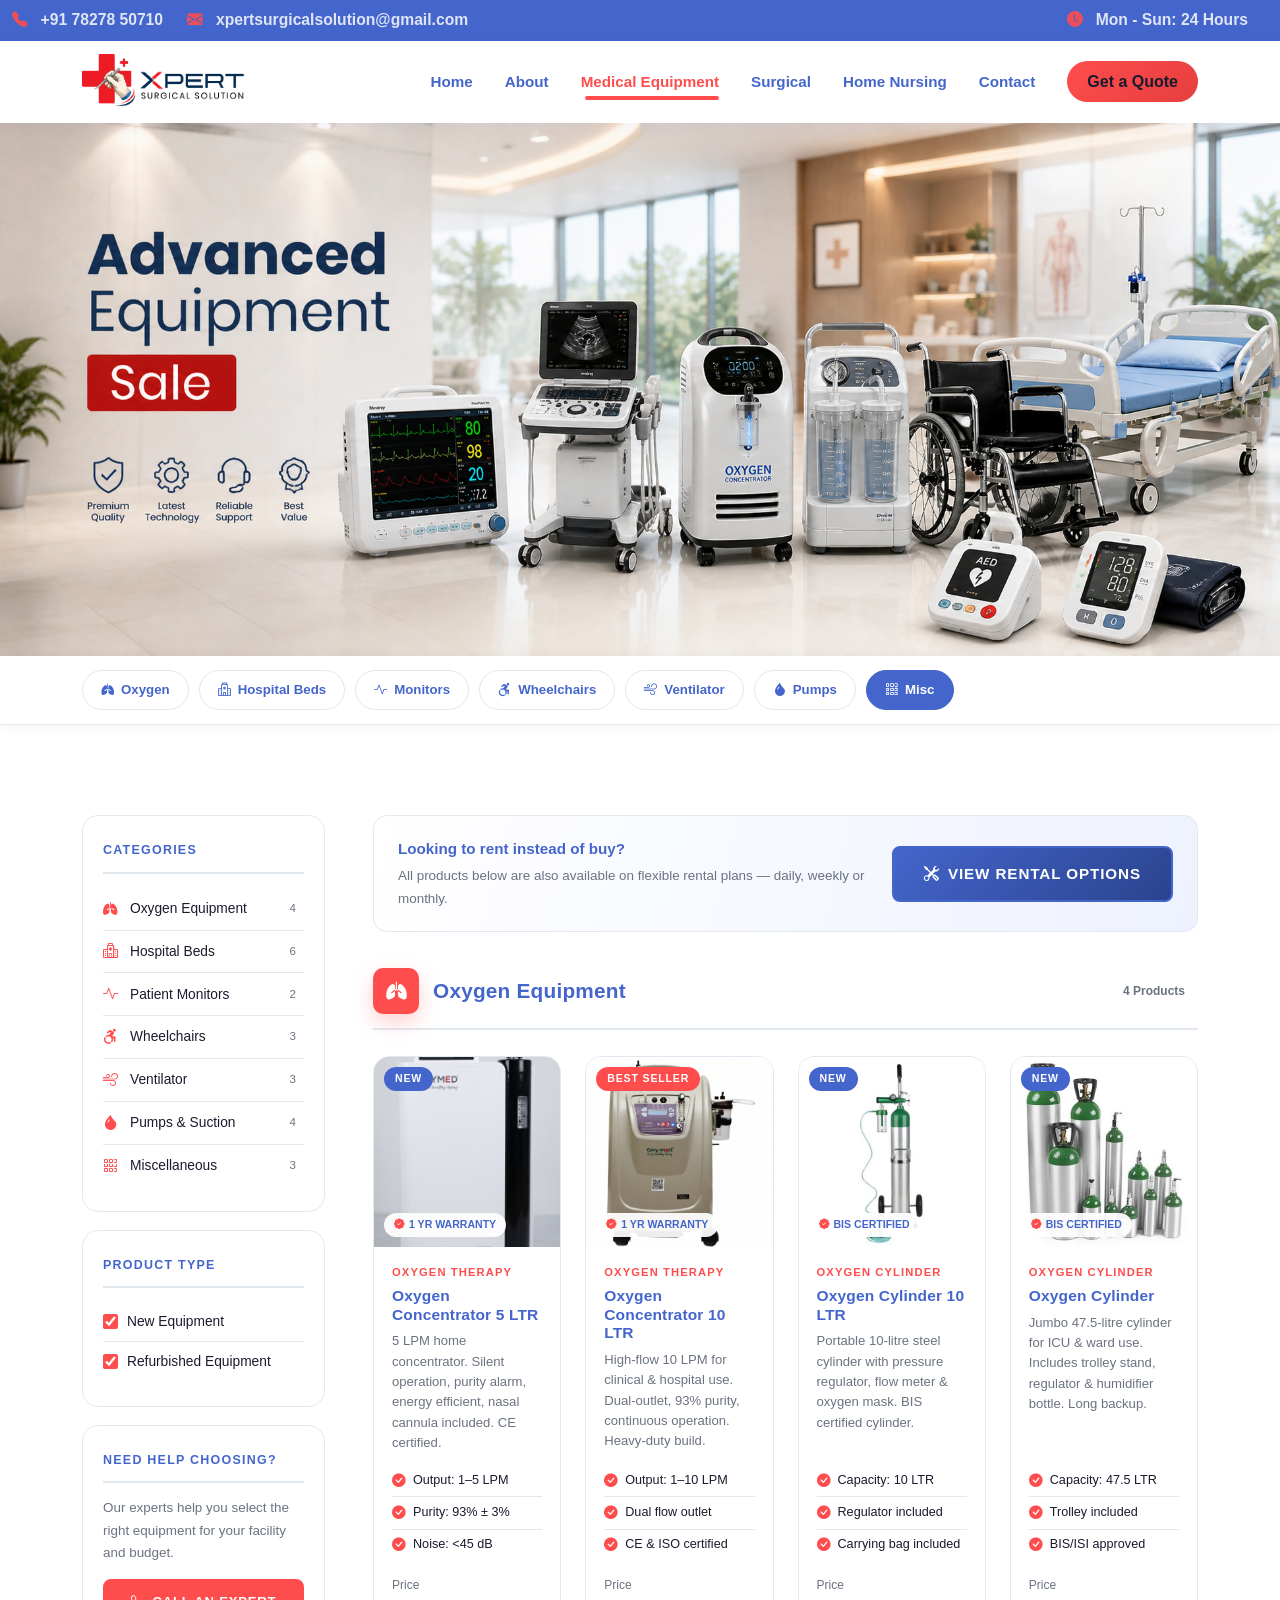
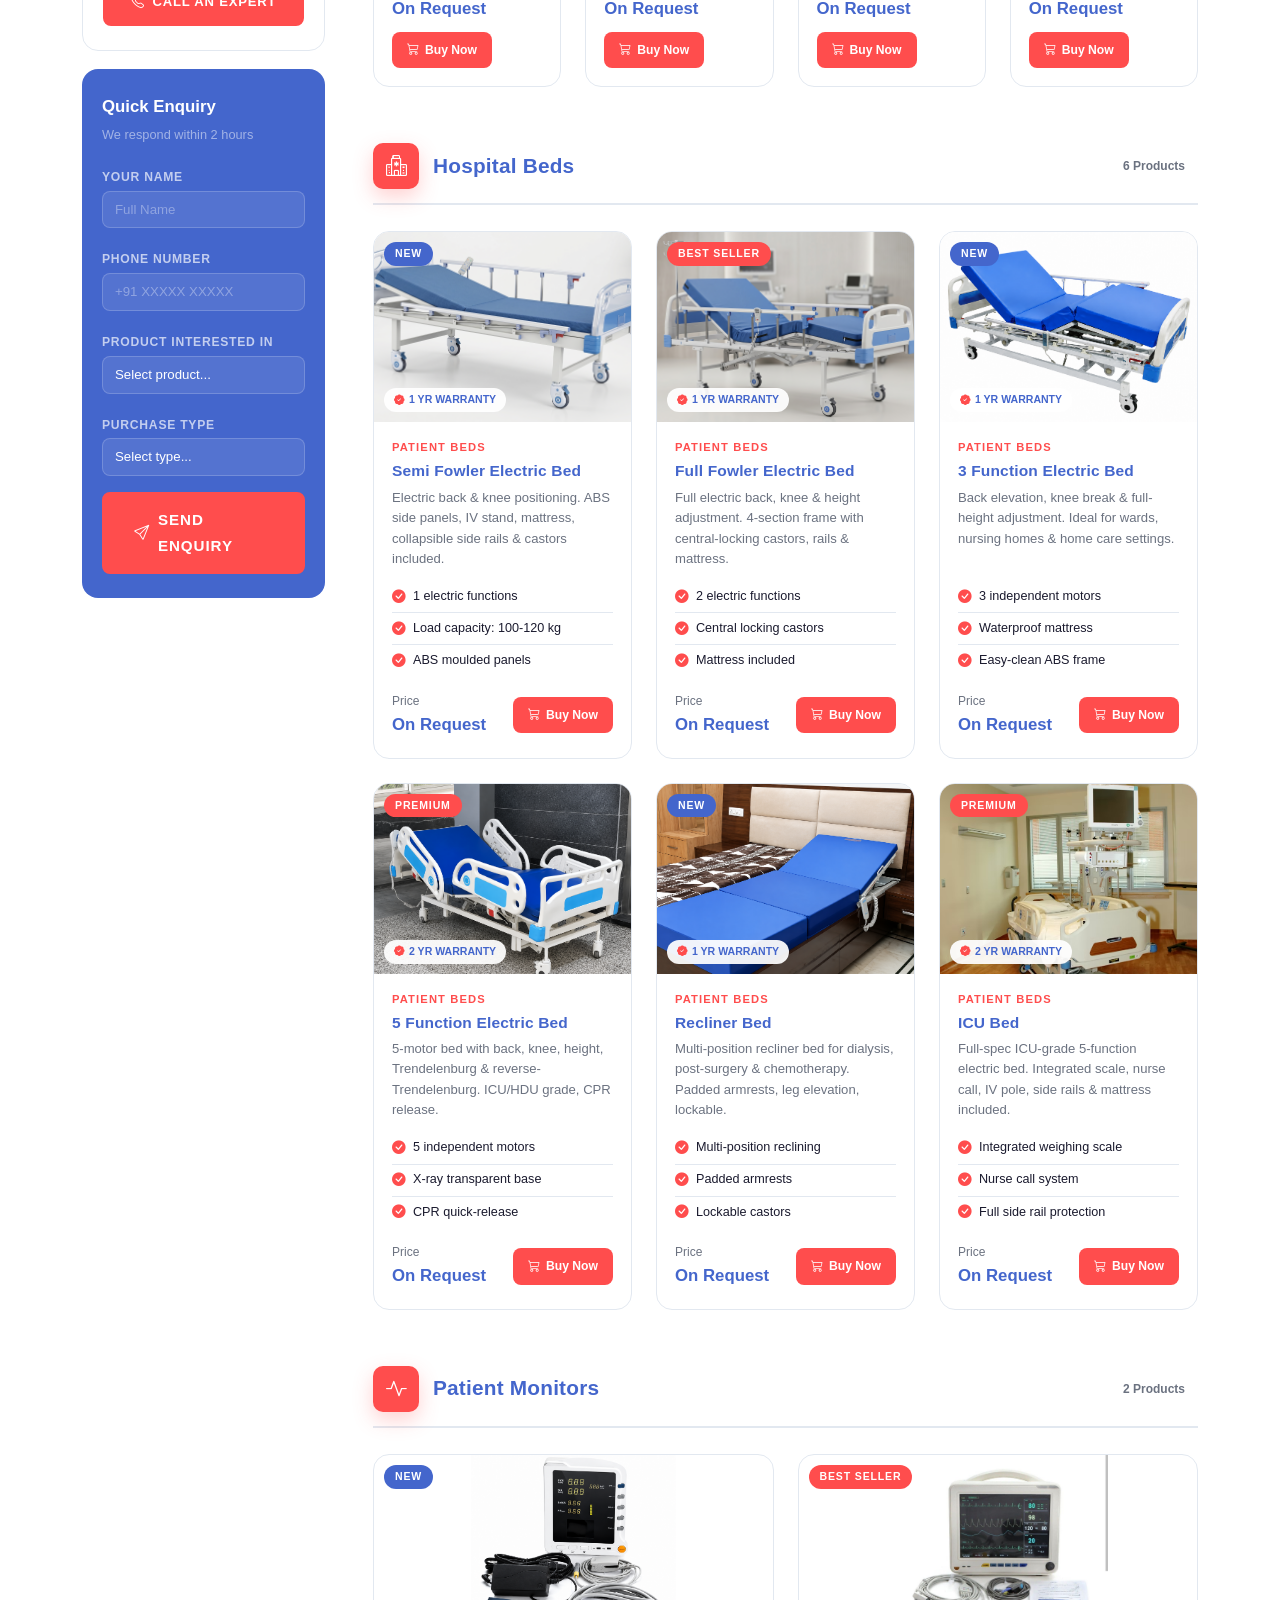
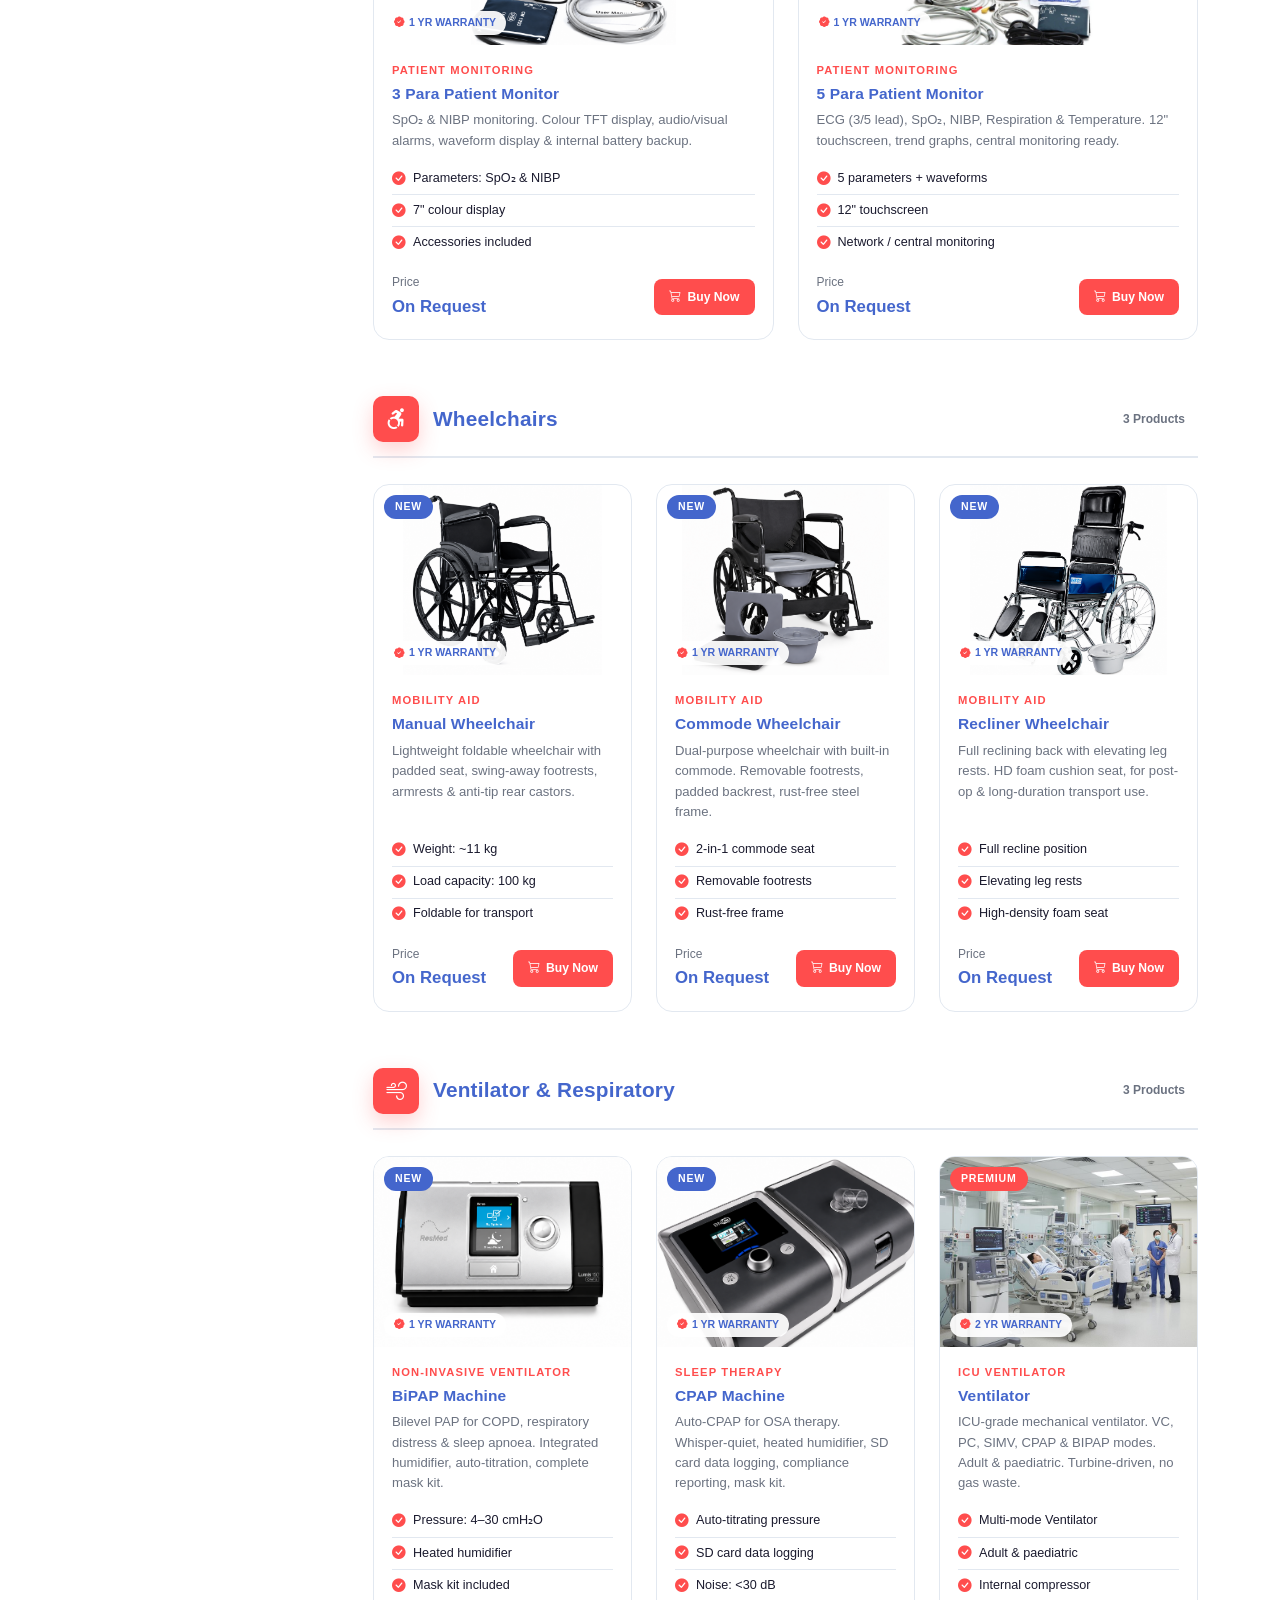
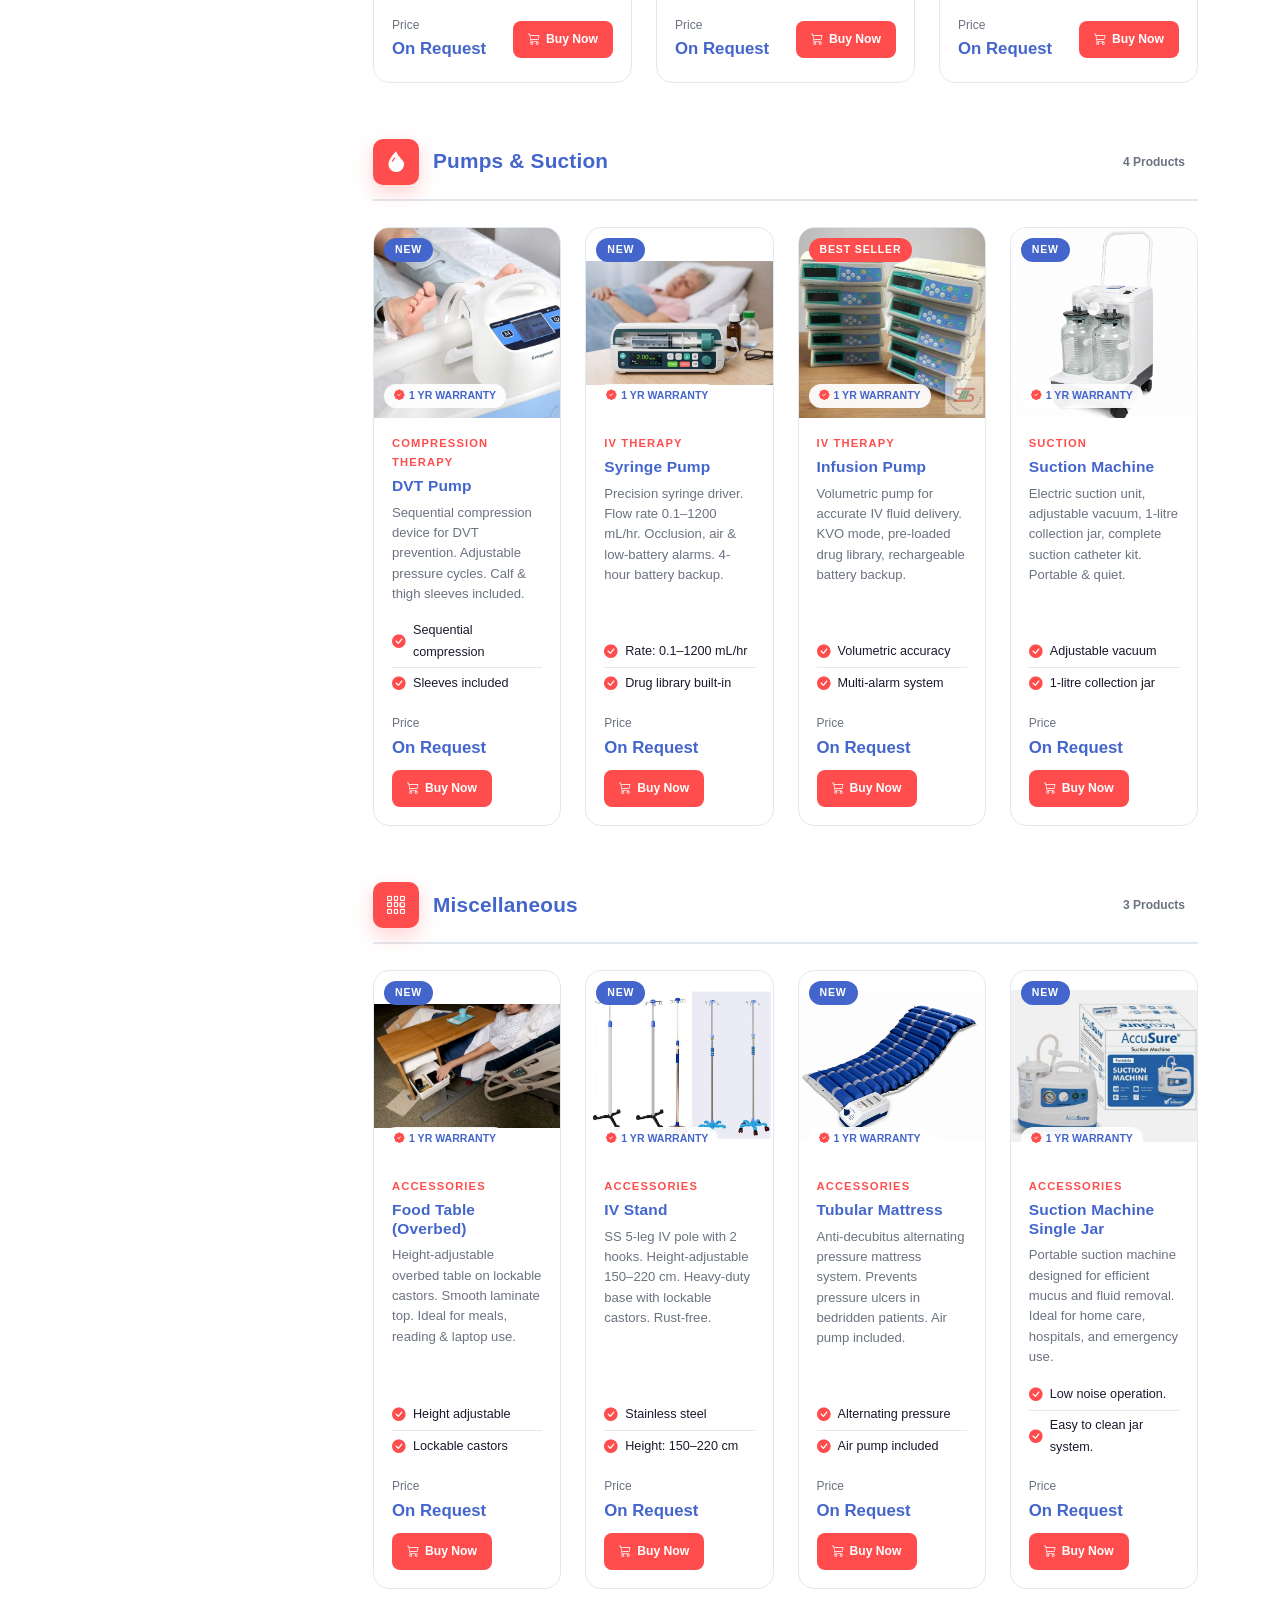
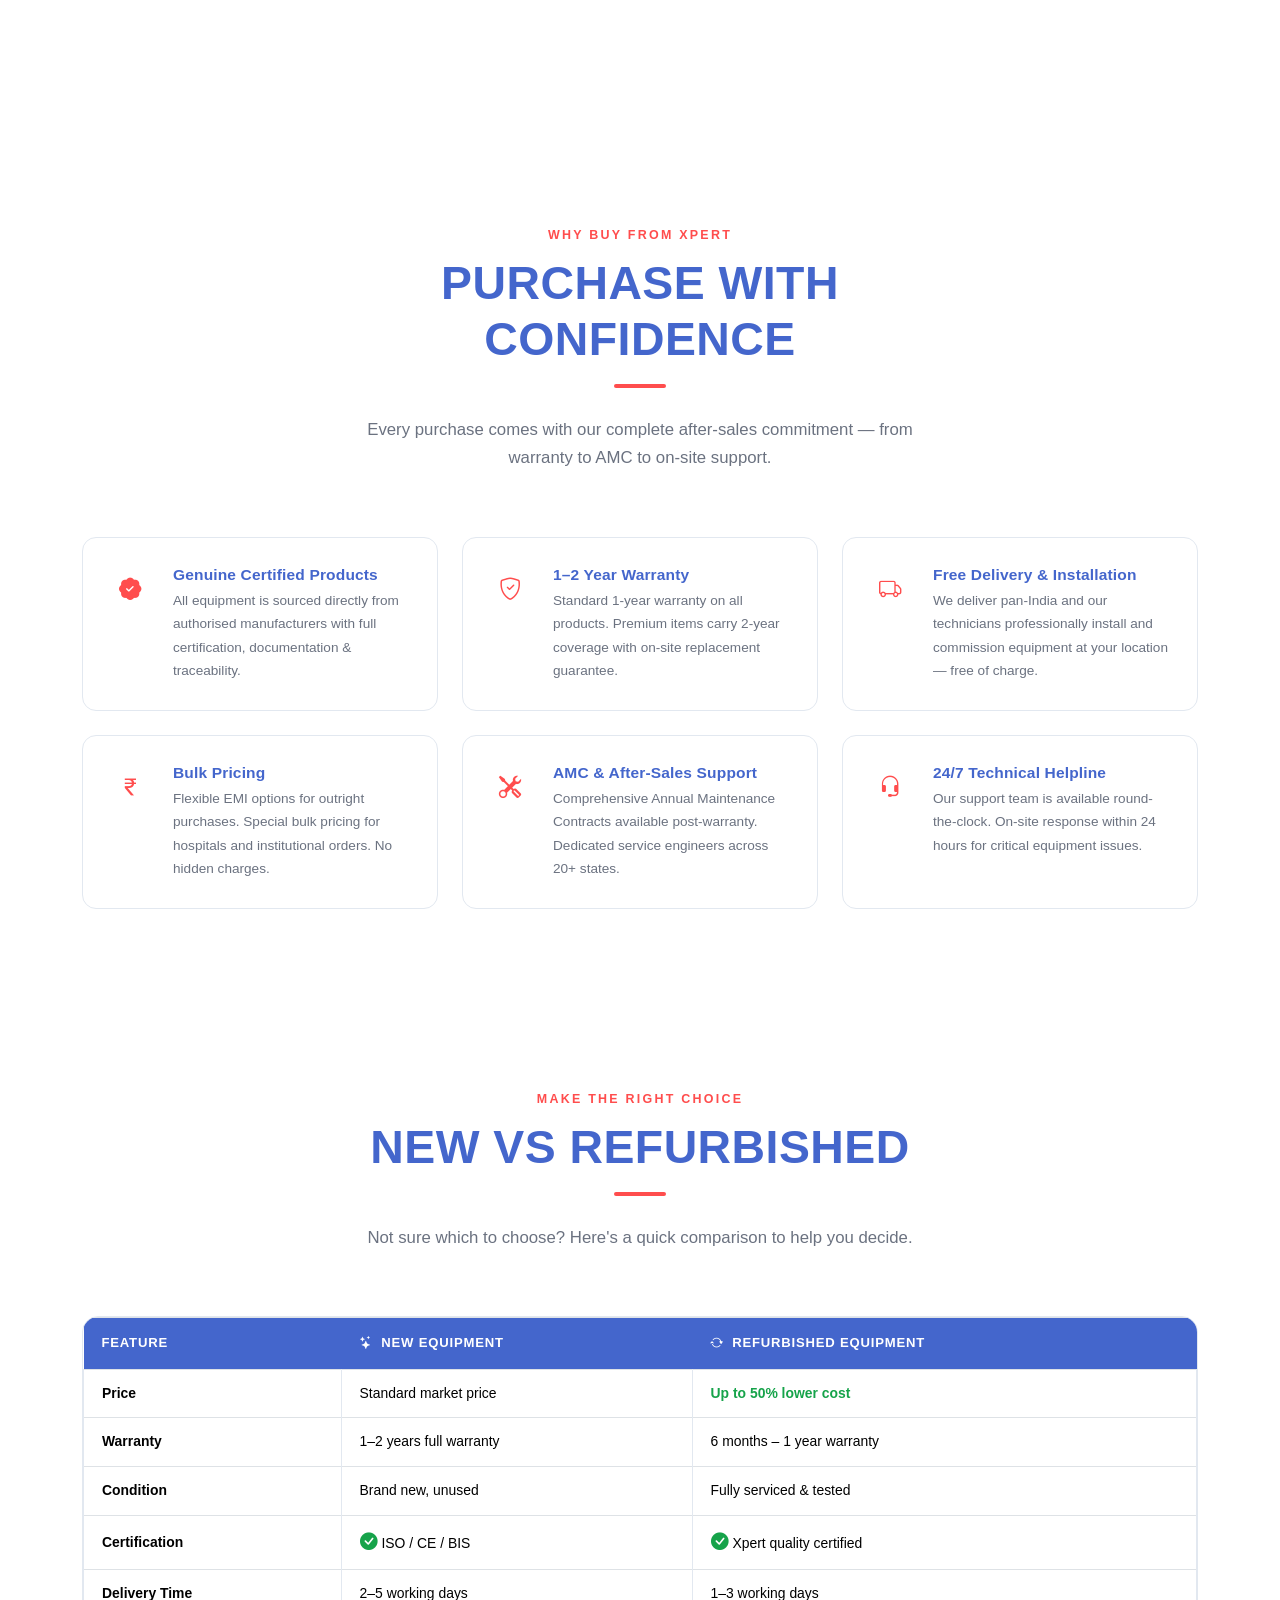
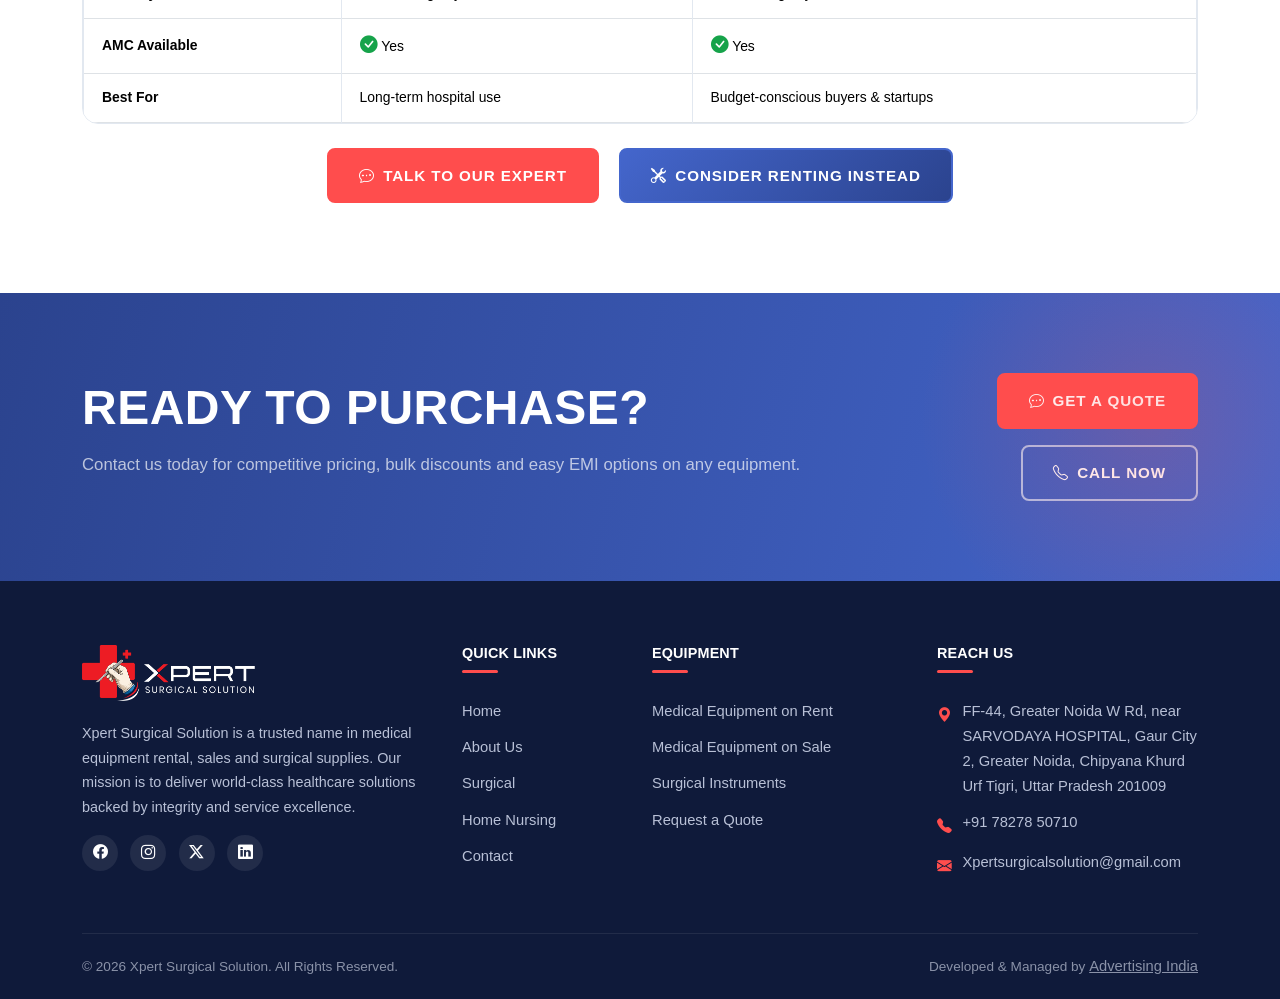
<file: equipment-sale.html>
<!DOCTYPE html>
<html lang="en">
<head>
  <meta charset="UTF-8" />
  <meta name="viewport" content="width=device-width, initial-scale=1.0"/>
  <link rel="icon" type="image/png" href="./img/Logo_Black.png">
  <title>Medical Equipment on Sale — Xpert Surgical Solution</title>
  <meta name="description" content="Buy oxygen concentrators, hospital beds, ICU monitors, wheelchairs, ventilators and more from Xpert Surgical Solution. New & refurbished. Pan-India delivery.">
  <link rel="stylesheet" href="https://cdn.jsdelivr.net/npm/bootstrap@5.3.3/dist/css/bootstrap.min.css">
  <link rel="stylesheet" href="https://cdn.jsdelivr.net/npm/bootstrap-icons@1.11.3/font/bootstrap-icons.min.css">
  <link rel="stylesheet" href="style.css">
</head>
<body class="equipment-sale-page">

<!-- navbar -->
 <div class="site-header"></div>

<!-- PAGE HERO -->
 <section>
    <img src="./img/Sale-Banner.png" alt="Medical Equipment on Rent" class="img-fluid w-100">
  </section>

<!-- STICKY CATEGORY TABS -->
<div class="sale-category-sticky">
  <div class="container">
    <div class="cat-tab-bar">
      <a class="cat-tab active" href="#oxygen"><i class="bi bi-lungs-fill"></i> Oxygen</a>
      <a class="cat-tab" href="#beds"><i class="bi bi-hospital"></i> Hospital Beds</a>
      <a class="cat-tab" href="#monitors"><i class="bi bi-activity"></i> Monitors</a>
      <a class="cat-tab" href="#wheelchair"><i class="bi bi-person-wheelchair"></i> Wheelchairs</a>
      <a class="cat-tab" href="#ventilation"><i class="bi bi-wind"></i> Ventilator</a>
      <a class="cat-tab" href="#pumps"><i class="bi bi-droplet-fill"></i> Pumps</a>
      <a class="cat-tab" href="#misc"><i class="bi bi-grid-3x3-gap"></i> Misc</a>
    </div>
  </div>
</div>

<!-- MAIN CONTENT -->
<section class="section-pad" id="products">
  <div class="container">
    <div class="row g-5">

      <!-- SIDEBAR -->
      <div class="col-lg-3 d-none d-lg-block">
        <div class="sticky-sidebar">

          <div class="sidebar-box">
            <div class="sb-title">Categories</div>
            <a class="cat-nav-link" href="#oxygen"><i class="bi bi-lungs-fill"></i> Oxygen Equipment <span class="cn-count">4</span></a>
            <a class="cat-nav-link" href="#beds"><i class="bi bi-hospital"></i> Hospital Beds <span class="cn-count">6</span></a>
            <a class="cat-nav-link" href="#monitors"><i class="bi bi-activity"></i> Patient Monitors <span class="cn-count">2</span></a>
            <a class="cat-nav-link" href="#wheelchair"><i class="bi bi-person-wheelchair"></i> Wheelchairs <span class="cn-count">3</span></a>
            <a class="cat-nav-link" href="#ventilation"><i class="bi bi-wind"></i> Ventilator <span class="cn-count">3</span></a>
            <a class="cat-nav-link" href="#pumps"><i class="bi bi-droplet-fill"></i> Pumps & Suction <span class="cn-count">4</span></a>
            <a class="cat-nav-link" href="#misc"><i class="bi bi-grid-3x3-gap"></i> Miscellaneous <span class="cn-count">3</span></a>
          </div>

          <div class="sidebar-box">
            <div class="sb-title">Product Type</div>
            <label class="sale-filter-option sale-filter-option-bordered">
              <input type="checkbox" checked class="sale-filter-input"> New Equipment
            </label>
            <label class="sale-filter-option">
              <input type="checkbox" checked class="sale-filter-input"> Refurbished Equipment
            </label>
          </div>

          <div class="sidebar-box">
            <div class="sb-title">Need Help Choosing?</div>
            <p class="sale-sidebar-help-text">Our experts help you select the right equipment for your facility and budget.</p>
            <a href="tel:+91 78278 50710" class="btn-xpert w-100 justify-content-center sale-sidebar-call-btn">
              <i class="bi bi-telephone"></i> Call an Expert
            </a>
          </div>

          <div class="enquiry-box">
            <div class="eq-title">Quick Enquiry</div>
            <div class="eq-sub">We respond within 2 hours</div>
            <div class="mb-3"><label class="form-label">Your Name</label><input type="text" class="form-control" placeholder="Full Name"></div>
            <div class="mb-3"><label class="form-label">Phone Number</label><input type="tel" class="form-control" placeholder="+91 XXXXX XXXXX"></div>
            <div class="mb-3">
              <label class="form-label">Product Interested In</label>
              <select class="form-select">
                <option>Select product...</option>
                <optgroup label="Oxygen">
                  <option>Oxygen Concentrator 5 LTR</option>
                  <option>Oxygen Concentrator 10 LTR</option>
                  <option>Oxygen Cylinder 10 LTR</option>
                  <option>Oxygen Cylinder 47.5 LTR</option>
                </optgroup>
                <optgroup label="Hospital Beds">
                  <option>Semi Fowler Electric Bed</option>
                  <option>Full Fowler Electric Bed</option>
                  <option>3 Function Electric Bed</option>
                  <option>5 Function Electric Bed</option>
                  <option>Recliner Bed</option>
                  <option>ICU Bed</option>
                </optgroup>
                <optgroup label="Monitors">
                  <option>3 Para Patient Monitor</option>
                  <option>5 Para Patient Monitor</option>
                </optgroup>
                <optgroup label="Wheelchairs">
                  <option>Manual Wheelchair</option>
                  <option>Commode Wheelchair</option>
                  <option>Recliner Wheelchair</option>
                </optgroup>
                <optgroup label="Ventilation">
                  <option>BiPAP Machine</option>
                  <option>CPAP Machine</option>
                  <option>Ventilator</option>
                </optgroup>
                <optgroup label="Pumps">
                  <option>DVT Pump</option>
                  <option>Syringe Pump</option>
                  <option>Infusion Pump</option>
                  <option>Suction Machine</option>
                </optgroup>
                <optgroup label="Miscellaneous">
                  <option>Food Table</option>
                  <option>IV Stand</option>
                  <option>Tubular Mattress</option>
                </optgroup>
              </select>
            </div>
            <div class="mb-3">
              <label class="form-label">Purchase Type</label>
              <select class="form-select">
                <option>Select type...</option>
                <option>New Equipment</option>
                <option>Refurbished Equipment</option>
                <option>Bulk / Institutional Order</option>
              </select>
            </div>
            <a href="contact.html" class="btn-xpert w-100 justify-content-center"><i class="bi bi-send"></i> Send Enquiry</a>
          </div>

        </div>
      </div>

      <!-- PRODUCTS -->
      <div class="col-lg-9">

        <!-- RENT vs BUY BANNER -->
        <div class="sale-rental-callout">
          <div class="sale-rental-callout-copy">
            <div class="sale-rental-callout-title">Looking to rent instead of buy?</div>
            <div class="sale-rental-callout-text">All products below are also available on flexible rental plans — daily, weekly or monthly.</div>
          </div>
          <a href="equipment-rent.html" class="btn-navy sale-rental-callout-link"><i class="bi bi-tools"></i> View Rental Options</a>
        </div>

        <!-- ═ OXYGEN ═ -->
        <div class="cat-section" id="oxygen">
          <div class="cat-section-header">
            <div class="cat-icon"><i class="bi bi-lungs-fill"></i></div>
            <h3>Oxygen Equipment</h3>
            <span class="cat-count">4 Products</span>
          </div>
          <div class="row g-4">

            <div class="col-sm-6 col-xl-3">
              <div class="sale-card">
                <div class="sale-img-wrap">
                  <img src="./img/5L-Oxygen-Concentrator.jpg" alt="Oxygen Concentrator 5L">
                  <span class="sale-badge badge-new">New</span>
                  <span class="sale-warranty"><i class="bi bi-patch-check-fill"></i> 1 Yr Warranty</span>
                </div>
                <div class="sale-body">
                  <div class="sale-tag">Oxygen Therapy</div>
                  <h5>Oxygen Concentrator 5 LTR</h5>
                  <p>5 LPM home concentrator. Silent operation, purity alarm, energy efficient, nasal cannula included. CE certified.</p>
                  <ul class="sale-specs">
                    <li><i class="bi bi-check-circle-fill"></i> Output: 1–5 LPM</li>
                    <li><i class="bi bi-check-circle-fill"></i> Purity: 93% ± 3%</li>
                    <li><i class="bi bi-check-circle-fill"></i> Noise: &lt;45 dB</li>
                  </ul>
                  <div class="sale-footer">
                    <div class="sale-price">Price<strong>On Request</strong></div>
                    <a href="contact.html" class="btn-enq"><i class="bi bi-cart3"></i> Buy Now</a>
                  </div>
                </div>
              </div>
            </div>

            <div class="col-sm-6 col-xl-3">
              <div class="sale-card">
                <div class="sale-img-wrap">
                  <img src="./img/10L-Oxygen-Concentrator.jpg" alt="Oxygen Concentrator 10L">
                  <span class="sale-badge badge-hot">Best Seller</span>
                  <span class="sale-warranty"><i class="bi bi-patch-check-fill"></i> 1 Yr Warranty</span>
                </div>
                <div class="sale-body">
                  <div class="sale-tag">Oxygen Therapy</div>
                  <h5>Oxygen Concentrator 10 LTR</h5>
                  <p>High-flow 10 LPM for clinical & hospital use. Dual-outlet, 93% purity, continuous operation. Heavy-duty build.</p>
                  <ul class="sale-specs">
                    <li><i class="bi bi-check-circle-fill"></i> Output: 1–10 LPM</li>
                    <li><i class="bi bi-check-circle-fill"></i> Dual flow outlet</li>
                    <li><i class="bi bi-check-circle-fill"></i> CE & ISO certified</li>
                  </ul>
                  <div class="sale-footer">
                    <div class="sale-price">Price<strong>On Request</strong></div>
                    <a href="contact.html" class="btn-enq"><i class="bi bi-cart3"></i> Buy Now</a>
                  </div>
                </div>
              </div>
            </div>

            <div class="col-sm-6 col-xl-3">
              <div class="sale-card">
                <div class="sale-img-wrap">
                  <img src="./img/10L-Oxygen-Cylinder.jpg" alt="Oxygen Cylinder 10L">
                  <span class="sale-badge badge-new">New</span>
                  <span class="sale-warranty"><i class="bi bi-patch-check-fill"></i> BIS Certified</span>
                </div>
                <div class="sale-body">
                  <div class="sale-tag">Oxygen Cylinder</div>
                  <h5>Oxygen Cylinder 10 LTR</h5>
                  <p>Portable 10-litre steel cylinder with pressure regulator, flow meter & oxygen mask. BIS certified cylinder.</p>
                  <ul class="sale-specs">
                    <li><i class="bi bi-check-circle-fill"></i> Capacity: 10 LTR</li>
                    <li><i class="bi bi-check-circle-fill"></i> Regulator included</li>
                    <li><i class="bi bi-check-circle-fill"></i> Carrying bag included</li>
                  </ul>
                  <div class="sale-footer">
                    <div class="sale-price">Price<strong>On Request</strong></div>
                    <a href="contact.html" class="btn-enq"><i class="bi bi-cart3"></i> Buy Now</a>
                  </div>
                </div>
              </div>
            </div>

            <div class="col-sm-6 col-xl-3">
              <div class="sale-card">
                <div class="sale-img-wrap">
                  <img src="./img/Oxygen-Cylinder-LTR.jpg" alt="Oxygen Cylinder 47.5L" style="object-fit: contain;">
                  <span class="sale-badge badge-new">New</span>
                  <span class="sale-warranty"><i class="bi bi-patch-check-fill"></i> BIS Certified</span>
                </div>
                <div class="sale-body">
                  <div class="sale-tag">Oxygen Cylinder</div>
                  <h5>Oxygen Cylinder</h5>
                  <p>Jumbo 47.5-litre cylinder for ICU & ward use. Includes trolley stand, regulator & humidifier bottle. Long backup.</p>
                  <ul class="sale-specs">
                    <li><i class="bi bi-check-circle-fill"></i> Capacity: 47.5 LTR</li>
                    <li><i class="bi bi-check-circle-fill"></i> Trolley included</li>
                    <li><i class="bi bi-check-circle-fill"></i> BIS/ISI approved</li>
                  </ul>
                  <div class="sale-footer">
                    <div class="sale-price">Price<strong>On Request</strong></div>
                    <a href="contact.html" class="btn-enq"><i class="bi bi-cart3"></i> Buy Now</a>
                  </div>
                </div>
              </div>
            </div>

          </div>
        </div><!-- /oxygen -->

        <!-- ═ HOSPITAL BEDS ═ -->
        <div class="cat-section" id="beds">
          <div class="cat-section-header">
            <div class="cat-icon"><i class="bi bi-hospital"></i></div>
            <h3>Hospital Beds</h3>
            <span class="cat-count">6 Products</span>
          </div>
          <div class="row g-4">

            <div class="col-sm-6 col-xl-4">
              <div class="sale-card">
                <div class="sale-img-wrap">
                  <img src="./img/Semi-Fowler-Electric-Bed.jpg" alt="Semi Fowler Bed">
                  <span class="sale-badge badge-new">New</span>
                  <span class="sale-warranty"><i class="bi bi-patch-check-fill"></i> 1 Yr Warranty</span>
                </div>
                <div class="sale-body">
                  <div class="sale-tag">Patient Beds</div>
                  <h5>Semi Fowler Electric Bed</h5>
                  <p>Electric back & knee positioning. ABS side panels, IV stand, mattress, collapsible side rails & castors included.</p>
                  <ul class="sale-specs">
                    <li><i class="bi bi-check-circle-fill"></i> 1 electric functions</li>
                    <li><i class="bi bi-check-circle-fill"></i> Load capacity: 100-120 kg</li>
                    <li><i class="bi bi-check-circle-fill"></i> ABS moulded panels</li>
                  </ul>
                  <div class="sale-footer">
                    <div class="sale-price">Price<strong>On Request</strong></div>
                    <a href="contact.html" class="btn-enq"><i class="bi bi-cart3"></i> Buy Now</a>
                  </div>
                </div>
              </div>
            </div>

            <div class="col-sm-6 col-xl-4">
              <div class="sale-card">
                <div class="sale-img-wrap">
                  <img src="./img/Full-Fowler-Electric-Bed.jpg" alt="Full Fowler Bed">
                  <span class="sale-badge badge-hot">Best Seller</span>
                  <span class="sale-warranty"><i class="bi bi-patch-check-fill"></i> 1 Yr Warranty</span>
                </div>
                <div class="sale-body">
                  <div class="sale-tag">Patient Beds</div>
                  <h5>Full Fowler Electric Bed</h5>
                  <p>Full electric back, knee & height adjustment. 4-section frame with central-locking castors, rails & mattress.</p>
                  <ul class="sale-specs">
                    <li><i class="bi bi-check-circle-fill"></i> 2 electric functions</li>
                    <li><i class="bi bi-check-circle-fill"></i> Central locking castors</li>
                    <li><i class="bi bi-check-circle-fill"></i> Mattress included</li>
                  </ul>
                  <div class="sale-footer">
                    <div class="sale-price">Price<strong>On Request</strong></div>
                    <a href="contact.html" class="btn-enq"><i class="bi bi-cart3"></i> Buy Now</a>
                  </div>
                </div>
              </div>
            </div>

            <div class="col-sm-6 col-xl-4">
              <div class="sale-card">
                <div class="sale-img-wrap">
                  <img src="./img/3-Function-Electric-Bed.jpg" alt="3 Function Bed">
                  <span class="sale-badge badge-new">New</span>
                  <span class="sale-warranty"><i class="bi bi-patch-check-fill"></i> 1 Yr Warranty</span>
                </div>
                <div class="sale-body">
                  <div class="sale-tag">Patient Beds</div>
                  <h5>3 Function Electric Bed</h5>
                  <p>Back elevation, knee break & full-height adjustment. Ideal for wards, nursing homes & home care settings.</p>
                  <ul class="sale-specs">
                    <li><i class="bi bi-check-circle-fill"></i> 3 independent motors</li>
                    <li><i class="bi bi-check-circle-fill"></i> Waterproof mattress</li>
                    <li><i class="bi bi-check-circle-fill"></i> Easy-clean ABS frame</li>
                  </ul>
                  <div class="sale-footer">
                    <div class="sale-price">Price<strong>On Request</strong></div>
                    <a href="contact.html" class="btn-enq"><i class="bi bi-cart3"></i> Buy Now</a>
                  </div>
                </div>
              </div>
            </div>

            <div class="col-sm-6 col-xl-4">
              <div class="sale-card">
                <div class="sale-img-wrap">
                  <img src="./img/5-Function-Electric-Bed.jpg" alt="5 Function Bed">
                  <span class="sale-badge badge-hot">Premium</span>
                  <span class="sale-warranty"><i class="bi bi-patch-check-fill"></i> 2 Yr Warranty</span>
                </div>
                <div class="sale-body">
                  <div class="sale-tag">Patient Beds</div>
                  <h5>5 Function Electric Bed</h5>
                  <p>5-motor bed with back, knee, height, Trendelenburg & reverse-Trendelenburg. ICU/HDU grade, CPR release.</p>
                  <ul class="sale-specs">
                    <li><i class="bi bi-check-circle-fill"></i> 5 independent motors</li>
                    <li><i class="bi bi-check-circle-fill"></i> X-ray transparent base</li>
                    <li><i class="bi bi-check-circle-fill"></i> CPR quick-release</li>
                  </ul>
                  <div class="sale-footer">
                    <div class="sale-price">Price<strong>On Request</strong></div>
                    <a href="contact.html" class="btn-enq"><i class="bi bi-cart3"></i> Buy Now</a>
                  </div>
                </div>
              </div>
            </div>

            <div class="col-sm-6 col-xl-4">
              <div class="sale-card">
                <div class="sale-img-wrap">
                  <img src="./img/Recliner-Bed.jpg" alt="Recliner Bed">
                  <span class="sale-badge badge-new">New</span>
                  <span class="sale-warranty"><i class="bi bi-patch-check-fill"></i> 1 Yr Warranty</span>
                </div>
                <div class="sale-body">
                  <div class="sale-tag">Patient Beds</div>
                  <h5>Recliner Bed</h5>
                  <p>Multi-position recliner bed for dialysis, post-surgery & chemotherapy. Padded armrests, leg elevation, lockable.</p>
                  <ul class="sale-specs">
                    <li><i class="bi bi-check-circle-fill"></i> Multi-position reclining</li>
                    <li><i class="bi bi-check-circle-fill"></i> Padded armrests</li>
                    <li><i class="bi bi-check-circle-fill"></i> Lockable castors</li>
                  </ul>
                  <div class="sale-footer">
                    <div class="sale-price">Price<strong>On Request</strong></div>
                    <a href="contact.html" class="btn-enq"><i class="bi bi-cart3"></i> Buy Now</a>
                  </div>
                </div>
              </div>
            </div>

            <div class="col-sm-6 col-xl-4">
              <div class="sale-card">
                <div class="sale-img-wrap">
                  <img src="./img/ICU-Bed.png" alt="ICU Bed">
                  <span class="sale-badge badge-hot">Premium</span>
                  <span class="sale-warranty"><i class="bi bi-patch-check-fill"></i> 2 Yr Warranty</span>
                </div>
                <div class="sale-body">
                  <div class="sale-tag">Patient Beds</div>
                  <h5>ICU Bed</h5>
                  <p>Full-spec ICU-grade 5-function electric bed. Integrated scale, nurse call, IV pole, side rails & mattress included.</p>
                  <ul class="sale-specs">
                    <li><i class="bi bi-check-circle-fill"></i> Integrated weighing scale</li>
                    <li><i class="bi bi-check-circle-fill"></i> Nurse call system</li>
                    <li><i class="bi bi-check-circle-fill"></i> Full side rail protection</li>
                  </ul>
                  <div class="sale-footer">
                    <div class="sale-price">Price<strong>On Request</strong></div>
                    <a href="contact.html" class="btn-enq"><i class="bi bi-cart3"></i> Buy Now</a>
                  </div>
                </div>
              </div>
            </div>

          </div>
        </div><!-- /beds -->

        <!-- ═ MONITORS ═ -->
        <div class="cat-section" id="monitors">
          <div class="cat-section-header">
            <div class="cat-icon"><i class="bi bi-activity"></i></div>
            <h3>Patient Monitors</h3>
            <span class="cat-count">2 Products</span>
          </div>
          <div class="row g-4">

            <div class="col-sm-6">
              <div class="sale-card">
                <div class="sale-img-wrap">
                  <img src="./img/3-Para-Patient-Monitor.png" alt="3 Para Monitor" style="object-fit: contain;">
                  <span class="sale-badge badge-new">New</span>
                  <span class="sale-warranty"><i class="bi bi-patch-check-fill"></i> 1 Yr Warranty</span>
                </div>
                <div class="sale-body">
                  <div class="sale-tag">Patient Monitoring</div>
                  <h5>3 Para Patient Monitor</h5>
                  <p>SpO₂ & NIBP monitoring. Colour TFT display, audio/visual alarms, waveform display & internal battery backup.</p>
                  <ul class="sale-specs">
                    <li><i class="bi bi-check-circle-fill"></i> Parameters: SpO₂ & NIBP</li>
                    <li><i class="bi bi-check-circle-fill"></i> 7" colour display</li>
                    <li><i class="bi bi-check-circle-fill"></i> Accessories included</li>
                  </ul>
                  <div class="sale-footer">
                    <div class="sale-price">Price<strong>On Request</strong></div>
                    <a href="contact.html" class="btn-enq"><i class="bi bi-cart3"></i> Buy Now</a>
                  </div>
                </div>
              </div>
            </div>

            <div class="col-sm-6">
              <div class="sale-card">
                <div class="sale-img-wrap">
                  <img src="./img/5-Para-Patient-Monitor.jpeg" alt="5 Para Monitor" style="object-fit: contain;">
                  <span class="sale-badge badge-hot">Best Seller</span>
                  <span class="sale-warranty"><i class="bi bi-patch-check-fill"></i> 1 Yr Warranty</span>
                </div>
                <div class="sale-body">
                  <div class="sale-tag">Patient Monitoring</div>
                  <h5>5 Para Patient Monitor</h5>
                  <p>ECG (3/5 lead), SpO₂, NIBP, Respiration & Temperature. 12" touchscreen, trend graphs, central monitoring ready.</p>
                  <ul class="sale-specs">
                    <li><i class="bi bi-check-circle-fill"></i> 5 parameters + waveforms</li>
                    <li><i class="bi bi-check-circle-fill"></i> 12" touchscreen</li>
                    <li><i class="bi bi-check-circle-fill"></i> Network / central monitoring</li>
                  </ul>
                  <div class="sale-footer">
                    <div class="sale-price">Price<strong>On Request</strong></div>
                    <a href="contact.html" class="btn-enq"><i class="bi bi-cart3"></i> Buy Now</a>
                  </div>
                </div>
              </div>
            </div>

          </div>
        </div><!-- /monitors -->

        <!-- ═ WHEELCHAIRS ═ -->
        <div class="cat-section" id="wheelchair">
          <div class="cat-section-header">
            <div class="cat-icon"><i class="bi bi-person-wheelchair"></i></div>
            <h3>Wheelchairs</h3>
            <span class="cat-count">3 Products</span>
          </div>
          <div class="row g-4">

            <div class="col-sm-6 col-xl-4">
              <div class="sale-card">
                <div class="sale-img-wrap">
                  <img src="./img/Manual-Wheelchair.jpg" alt="Manual Wheelchair" style="object-fit: contain;">
                  <span class="sale-badge badge-new">New</span>
                  <span class="sale-warranty"><i class="bi bi-patch-check-fill"></i> 1 Yr Warranty</span>
                </div>
                <div class="sale-body">
                  <div class="sale-tag">Mobility Aid</div>
                  <h5>Manual Wheelchair</h5>
                  <p>Lightweight foldable wheelchair with padded seat, swing-away footrests, armrests & anti-tip rear castors.</p>
                  <ul class="sale-specs">
                    <li><i class="bi bi-check-circle-fill"></i> Weight: ~11 kg</li>
                    <li><i class="bi bi-check-circle-fill"></i> Load capacity: 100 kg</li>
                    <li><i class="bi bi-check-circle-fill"></i> Foldable for transport</li>
                  </ul>
                  <div class="sale-footer">
                    <div class="sale-price">Price<strong>On Request</strong></div>
                    <a href="contact.html" class="btn-enq"><i class="bi bi-cart3"></i> Buy Now</a>
                  </div>
                </div>
              </div>
            </div>

            <div class="col-sm-6 col-xl-4">
              <div class="sale-card">
                <div class="sale-img-wrap">
                  <img src="./img/Commode-Wheelchair.jpg" alt="Commode Wheelchair" style="object-fit: contain;">
                  <span class="sale-badge badge-new">New</span>
                  <span class="sale-warranty"><i class="bi bi-patch-check-fill"></i> 1 Yr Warranty</span>
                </div>
                <div class="sale-body">
                  <div class="sale-tag">Mobility Aid</div>
                  <h5>Commode Wheelchair</h5>
                  <p>Dual-purpose wheelchair with built-in commode. Removable footrests, padded backrest, rust-free steel frame.</p>
                  <ul class="sale-specs">
                    <li><i class="bi bi-check-circle-fill"></i> 2-in-1 commode seat</li>
                    <li><i class="bi bi-check-circle-fill"></i> Removable footrests</li>
                    <li><i class="bi bi-check-circle-fill"></i> Rust-free frame</li>
                  </ul>
                  <div class="sale-footer">
                    <div class="sale-price">Price<strong>On Request</strong></div>
                    <a href="contact.html" class="btn-enq"><i class="bi bi-cart3"></i> Buy Now</a>
                  </div>
                </div>
              </div>
            </div>

            <div class="col-sm-6 col-xl-4">
              <div class="sale-card">
                <div class="sale-img-wrap">
                  <img src="./img/Recliner-Wheelchair.jpg" alt="Recliner Wheelchair" style="object-fit: contain;">
                  <span class="sale-badge badge-new">New</span>
                  <span class="sale-warranty"><i class="bi bi-patch-check-fill"></i> 1 Yr Warranty</span>
                </div>
                <div class="sale-body">
                  <div class="sale-tag">Mobility Aid</div>
                  <h5>Recliner Wheelchair</h5>
                  <p>Full reclining back with elevating leg rests. HD foam cushion seat, for post-op & long-duration transport use.</p>
                  <ul class="sale-specs">
                    <li><i class="bi bi-check-circle-fill"></i> Full recline position</li>
                    <li><i class="bi bi-check-circle-fill"></i> Elevating leg rests</li>
                    <li><i class="bi bi-check-circle-fill"></i> High-density foam seat</li>
                  </ul>
                  <div class="sale-footer">
                    <div class="sale-price">Price<strong>On Request</strong></div>
                    <a href="contact.html" class="btn-enq"><i class="bi bi-cart3"></i> Buy Now</a>
                  </div>
                </div>
              </div>
            </div>

          </div>
        </div><!-- /wheelchair -->

        <!-- ═ VENTILATION ═ -->
        <div class="cat-section" id="ventilation">
          <div class="cat-section-header">
            <div class="cat-icon"><i class="bi bi-wind"></i></div>
            <h3>Ventilator & Respiratory</h3>
            <span class="cat-count">3 Products</span>
          </div>
          <div class="row g-4">

            <div class="col-sm-6 col-xl-4">
              <div class="sale-card">
                <div class="sale-img-wrap">
                  <img src="./img/BiPAP-Machine.jpg" alt="BiPAP">
                  <span class="sale-badge badge-new">New</span>
                  <span class="sale-warranty"><i class="bi bi-patch-check-fill"></i> 1 Yr Warranty</span>
                </div>
                <div class="sale-body">
                  <div class="sale-tag">Non-Invasive Ventilator</div>
                  <h5>BiPAP Machine</h5>
                  <p>Bilevel PAP for COPD, respiratory distress & sleep apnoea. Integrated humidifier, auto-titration, complete mask kit.</p>
                  <ul class="sale-specs">
                    <li><i class="bi bi-check-circle-fill"></i> Pressure: 4–30 cmH₂O</li>
                    <li><i class="bi bi-check-circle-fill"></i> Heated humidifier</li>
                    <li><i class="bi bi-check-circle-fill"></i> Mask kit included</li>
                  </ul>
                  <div class="sale-footer">
                    <div class="sale-price">Price<strong>On Request</strong></div>
                    <a href="contact.html" class="btn-enq"><i class="bi bi-cart3"></i> Buy Now</a>
                  </div>
                </div>
              </div>
            </div>

            <div class="col-sm-6 col-xl-4">
              <div class="sale-card">
                <div class="sale-img-wrap">
                  <img src="./img/CPAP.jpg" alt="CPAP">
                  <span class="sale-badge badge-new">New</span>
                  <span class="sale-warranty"><i class="bi bi-patch-check-fill"></i> 1 Yr Warranty</span>
                </div>
                <div class="sale-body">
                  <div class="sale-tag">Sleep Therapy</div>
                  <h5>CPAP Machine</h5>
                  <p>Auto-CPAP for OSA therapy. Whisper-quiet, heated humidifier, SD card data logging, compliance reporting, mask kit.</p>
                  <ul class="sale-specs">
                    <li><i class="bi bi-check-circle-fill"></i> Auto-titrating pressure</li>
                    <li><i class="bi bi-check-circle-fill"></i> SD card data logging</li>
                    <li><i class="bi bi-check-circle-fill"></i> Noise: &lt;30 dB</li>
                  </ul>
                  <div class="sale-footer">
                    <div class="sale-price">Price<strong>On Request</strong></div>
                    <a href="contact.html" class="btn-enq"><i class="bi bi-cart3"></i> Buy Now</a>
                  </div>
                </div>
              </div>
            </div>

            <div class="col-sm-6 col-xl-4">
              <div class="sale-card">
                <div class="sale-img-wrap">
                  <img src="./img/Ventilator.jpg" alt="Ventilator">
                  <span class="sale-badge badge-hot">Premium</span>
                  <span class="sale-warranty"><i class="bi bi-patch-check-fill"></i> 2 Yr Warranty</span>
                </div>
                <div class="sale-body">
                  <div class="sale-tag">ICU Ventilator</div>
                  <h5>Ventilator</h5>
                  <p>ICU-grade mechanical ventilator. VC, PC, SIMV, CPAP & BIPAP modes. Adult & paediatric. Turbine-driven, no gas waste.</p>
                  <ul class="sale-specs">
                    <li><i class="bi bi-check-circle-fill"></i> Multi-mode Ventilator</li>
                    <li><i class="bi bi-check-circle-fill"></i> Adult & paediatric</li>
                    <li><i class="bi bi-check-circle-fill"></i> Internal compressor</li>
                  </ul>
                  <div class="sale-footer">
                    <div class="sale-price">Price<strong>On Request</strong></div>
                    <a href="contact.html" class="btn-enq"><i class="bi bi-cart3"></i> Buy Now</a>
                  </div>
                </div>
              </div>
            </div>

          </div>
        </div><!-- /ventilation -->

        <!-- ═ PUMPS & SUCTION ═ -->
        <div class="cat-section" id="pumps">
          <div class="cat-section-header">
            <div class="cat-icon"><i class="bi bi-droplet-fill"></i></div>
            <h3>Pumps & Suction</h3>
            <span class="cat-count">4 Products</span>
          </div>
          <div class="row g-4">

            <div class="col-sm-6 col-xl-3">
              <div class="sale-card">
                <div class="sale-img-wrap">
                  <img src="./img/DVT-Pump.jpg" alt="DVT Pump">
                  <span class="sale-badge badge-new">New</span>
                  <span class="sale-warranty"><i class="bi bi-patch-check-fill"></i> 1 Yr Warranty</span>
                </div>
                <div class="sale-body">
                  <div class="sale-tag">Compression Therapy</div>
                  <h5>DVT Pump</h5>
                  <p>Sequential compression device for DVT prevention. Adjustable pressure cycles. Calf & thigh sleeves included.</p>
                  <ul class="sale-specs">
                    <li><i class="bi bi-check-circle-fill"></i> Sequential compression</li>
                    <li><i class="bi bi-check-circle-fill"></i> Sleeves included</li>
                  </ul>
                  <div class="sale-footer">
                    <div class="sale-price">Price<strong>On Request</strong></div>
                    <a href="contact.html" class="btn-enq"><i class="bi bi-cart3"></i> Buy Now</a>
                  </div>
                </div>
              </div>
            </div>

            <div class="col-sm-6 col-xl-3">
              <div class="sale-card">
                <div class="sale-img-wrap">
                  <img src="./img/Syringe-Pump.jpg" alt="Syringe Pump" style="object-fit: contain;">
                  <span class="sale-badge badge-new">New</span>
                  <span class="sale-warranty"><i class="bi bi-patch-check-fill"></i> 1 Yr Warranty</span>
                </div>
                <div class="sale-body">
                  <div class="sale-tag">IV Therapy</div>
                  <h5>Syringe Pump</h5>
                  <p>Precision syringe driver. Flow rate 0.1–1200 mL/hr. Occlusion, air & low-battery alarms. 4-hour battery backup.</p>
                  <ul class="sale-specs">
                    <li><i class="bi bi-check-circle-fill"></i> Rate: 0.1–1200 mL/hr</li>
                    <li><i class="bi bi-check-circle-fill"></i> Drug library built-in</li>
                  </ul>
                  <div class="sale-footer">
                    <div class="sale-price">Price<strong>On Request</strong></div>
                    <a href="contact.html" class="btn-enq"><i class="bi bi-cart3"></i> Buy Now</a>
                  </div>
                </div>
              </div>
            </div>

            <div class="col-sm-6 col-xl-3">
              <div class="sale-card">
                <div class="sale-img-wrap">
                  <img src="./img/Infusion-Pump.jpg" alt="Infusion Pump">
                  <span class="sale-badge badge-hot">Best Seller</span>
                  <span class="sale-warranty"><i class="bi bi-patch-check-fill"></i> 1 Yr Warranty</span>
                </div>
                <div class="sale-body">
                  <div class="sale-tag">IV Therapy</div>
                  <h5>Infusion Pump</h5>
                  <p>Volumetric pump for accurate IV fluid delivery. KVO mode, pre-loaded drug library, rechargeable battery backup.</p>
                  <ul class="sale-specs">
                    <li><i class="bi bi-check-circle-fill"></i> Volumetric accuracy</li>
                    <li><i class="bi bi-check-circle-fill"></i> Multi-alarm system</li>
                  </ul>
                  <div class="sale-footer">
                    <div class="sale-price">Price<strong>On Request</strong></div>
                    <a href="contact.html" class="btn-enq"><i class="bi bi-cart3"></i> Buy Now</a>
                  </div>
                </div>
              </div>
            </div>

            <div class="col-sm-6 col-xl-3">
              <div class="sale-card">
                <div class="sale-img-wrap">
                  <img src="./img/Suction-Machine.jpg" alt="Suction Machine">
                  <span class="sale-badge badge-new">New</span>
                  <span class="sale-warranty"><i class="bi bi-patch-check-fill"></i> 1 Yr Warranty</span>
                </div>
                <div class="sale-body">
                  <div class="sale-tag">Suction</div>
                  <h5>Suction Machine</h5>
                  <p>Electric suction unit, adjustable vacuum, 1-litre collection jar, complete suction catheter kit. Portable & quiet.</p>
                  <ul class="sale-specs">
                    <li><i class="bi bi-check-circle-fill"></i> Adjustable vacuum</li>
                    <li><i class="bi bi-check-circle-fill"></i> 1-litre collection jar</li>
                  </ul>
                  <div class="sale-footer">
                    <div class="sale-price">Price<strong>On Request</strong></div>
                    <a href="contact.html" class="btn-enq"><i class="bi bi-cart3"></i> Buy Now</a>
                  </div>
                </div>
              </div>
            </div>

          </div>
        </div><!-- /pumps -->

        <!-- ═ MISCELLANEOUS ═ -->
        <div class="cat-section" id="misc">
          <div class="cat-section-header">
            <div class="cat-icon"><i class="bi bi-grid-3x3-gap"></i></div>
            <h3>Miscellaneous</h3>
            <span class="cat-count">3 Products</span>
          </div>
          <div class="row g-4">

            <div class="col-sm-6 col-xl-3">
              <div class="sale-card">
                <div class="sale-img-wrap">
                  <img src="./img/Food-Table-(Overbed).jpg" alt="Food Table" style="object-fit: contain;">
                  <span class="sale-badge badge-new">New</span>
                  <span class="sale-warranty"><i class="bi bi-patch-check-fill"></i> 1 Yr Warranty</span>
                </div>
                <div class="sale-body">
                  <div class="sale-tag">Accessories</div>
                  <h5>Food Table (Overbed)</h5>
                  <p>Height-adjustable overbed table on lockable castors. Smooth laminate top. Ideal for meals, reading & laptop use.</p>
                  <ul class="sale-specs">
                    <li><i class="bi bi-check-circle-fill"></i> Height adjustable</li>
                    <li><i class="bi bi-check-circle-fill"></i> Lockable castors</li>
                  </ul>
                  <div class="sale-footer">
                    <div class="sale-price">Price<strong>On Request</strong></div>
                    <a href="contact.html" class="btn-enq"><i class="bi bi-cart3"></i> Buy Now</a>
                  </div>
                </div>
              </div>
            </div>

            <div class="col-sm-6 col-xl-3">
              <div class="sale-card">
                <div class="sale-img-wrap">
                  <img src="./img/IV-Stand.jpg" alt="IV Stand" style="object-fit: contain;">
                  <span class="sale-badge badge-new">New</span>
                  <span class="sale-warranty"><i class="bi bi-patch-check-fill"></i> 1 Yr Warranty</span>
                </div>
                <div class="sale-body">
                  <div class="sale-tag">Accessories</div>
                  <h5>IV Stand</h5>
                  <p>SS 5-leg IV pole with 2 hooks. Height-adjustable 150–220 cm. Heavy-duty base with lockable castors. Rust-free.</p>
                  <ul class="sale-specs">
                    <li><i class="bi bi-check-circle-fill"></i> Stainless steel</li>
                    <li><i class="bi bi-check-circle-fill"></i> Height: 150–220 cm</li>
                  </ul>
                  <div class="sale-footer">
                    <div class="sale-price">Price<strong>On Request</strong></div>
                    <a href="contact.html" class="btn-enq"><i class="bi bi-cart3"></i> Buy Now</a>
                  </div>
                </div>
              </div>
            </div>

            <div class="col-sm-6 col-xl-3">
              <div class="sale-card">
                <div class="sale-img-wrap">
                  <img src="./img/Tubular-Mattress.jpg" alt="Tubular Mattress" style="object-fit: contain;">
                  <span class="sale-badge badge-new">New</span>
                  <span class="sale-warranty"><i class="bi bi-patch-check-fill"></i> 1 Yr Warranty</span>
                </div>
                <div class="sale-body">
                  <div class="sale-tag">Accessories</div>
                  <h5>Tubular Mattress</h5>
                  <p>Anti-decubitus alternating pressure mattress system. Prevents pressure ulcers in bedridden patients. Air pump included.</p>
                  <ul class="sale-specs">
                    <li><i class="bi bi-check-circle-fill"></i> Alternating pressure</li>
                    <li><i class="bi bi-check-circle-fill"></i> Air pump included</li>
                  </ul>
                  <div class="sale-footer">
                    <div class="sale-price">Price<strong>On Request</strong></div>
                    <a href="contact.html" class="btn-enq"><i class="bi bi-cart3"></i> Buy Now</a>
                  </div>
                </div>
              </div>
            </div>

            <div class="col-sm-6 col-xl-3">
              <div class="sale-card">
                <div class="sale-img-wrap">
                  <img src="./img/Suction-Machine-Single-Jar.jpg" alt="Tubular Mattress" style="object-fit: contain;">
                  <span class="sale-badge badge-new">New</span>
                  <span class="sale-warranty"><i class="bi bi-patch-check-fill"></i> 1 Yr Warranty</span>
                </div>
                <div class="sale-body">
                  <div class="sale-tag">Accessories</div>
                  <h5>Suction Machine Single Jar</h5>
                  <p>Portable suction machine designed for efficient mucus and fluid removal. Ideal for home care, hospitals, and emergency use.</p>
                  <ul class="sale-specs">
                    <li><i class="bi bi-check-circle-fill"></i> Low noise operation.</li>
                    <li><i class="bi bi-check-circle-fill"></i> Easy to clean jar system.</li>
                  </ul>
                  <div class="sale-footer">
                    <div class="sale-price">Price<strong>On Request</strong></div>
                    <a href="contact.html" class="btn-enq"><i class="bi bi-cart3"></i> Buy Now</a>
                  </div>
                </div>
              </div>
            </div>

          </div>
        </div><!-- /misc -->

      </div><!-- /products col -->
    </div><!-- /row -->
  </div>
</section>

<!-- WHY BUY FROM XPERT -->
<section class="section-pad bg-light-grey">
  <div class="container">
    <div class="row justify-content-center mb-5">
      <div class="col-lg-6 text-center">
        <span class="section-label">Why Buy from Xpert</span>
        <h2 class="section-title">Purchase with Confidence</h2>
        <div class="divider-red mx-auto"></div>
        <p class="section-subtitle mx-auto">Every purchase comes with our complete after-sales commitment — from warranty to AMC to on-site support.</p>
      </div>
    </div>
    <div class="row g-4">
      <div class="col-md-6 col-lg-4">
        <div class="why-buy-card">
          <div class="wb-icon"><i class="bi bi-patch-check-fill"></i></div>
          <div class="wb-text">
            <h6>Genuine Certified Products</h6>
            <p>All equipment is sourced directly from authorised manufacturers with full certification, documentation & traceability.</p>
          </div>
        </div>
      </div>
      <div class="col-md-6 col-lg-4">
        <div class="why-buy-card">
          <div class="wb-icon"><i class="bi bi-shield-check"></i></div>
          <div class="wb-text">
            <h6>1–2 Year Warranty</h6>
            <p>Standard 1-year warranty on all products. Premium items carry 2-year coverage with on-site replacement guarantee.</p>
          </div>
        </div>
      </div>
      <div class="col-md-6 col-lg-4">
        <div class="why-buy-card">
          <div class="wb-icon"><i class="bi bi-truck"></i></div>
          <div class="wb-text">
            <h6>Free Delivery & Installation</h6>
            <p>We deliver pan-India and our technicians professionally install and commission equipment at your location — free of charge.</p>
          </div>
        </div>
      </div>
      <div class="col-md-6 col-lg-4">
        <div class="why-buy-card">
          <div class="wb-icon"><i class="bi bi-currency-rupee"></i></div>
          <div class="wb-text">
            <h6>Bulk Pricing</h6>
            <p>Flexible EMI options for outright purchases. Special bulk pricing for hospitals and institutional orders. No hidden charges.</p>
          </div>
        </div>
      </div>
      <div class="col-md-6 col-lg-4">
        <div class="why-buy-card">
          <div class="wb-icon"><i class="bi bi-tools"></i></div>
          <div class="wb-text">
            <h6>AMC & After-Sales Support</h6>
            <p>Comprehensive Annual Maintenance Contracts available post-warranty. Dedicated service engineers across 20+ states.</p>
          </div>
        </div>
      </div>
      <div class="col-md-6 col-lg-4">
        <div class="why-buy-card">
          <div class="wb-icon"><i class="bi bi-headset"></i></div>
          <div class="wb-text">
            <h6>24/7 Technical Helpline</h6>
            <p>Our support team is available round-the-clock. On-site response within 24 hours for critical equipment issues.</p>
          </div>
        </div>
      </div>
    </div>
  </div>
</section>

<!-- NEW vs REFURBISHED COMPARISON -->
<section class="section-pad">
  <div class="container">
    <div class="row justify-content-center mb-5">
      <div class="col-lg-6 text-center">
        <span class="section-label">Make the Right Choice</span>
        <h2 class="section-title">New vs Refurbished</h2>
        <div class="divider-red mx-auto"></div>
        <p class="section-subtitle mx-auto">Not sure which to choose? Here's a quick comparison to help you decide.</p>
      </div>
    </div>
    <div class="table-responsive-xss">
      <div class="compare-table">
        <table class="table table-bordered mb-0">
          <thead>
            <tr>
              <th>Feature</th>
              <th><i class="bi bi-stars me-1"></i> New Equipment</th>
              <th><i class="bi bi-arrow-repeat me-1"></i> Refurbished Equipment</th>
            </tr>
          </thead>
          <tbody>
            <tr>
              <td><strong>Price</strong></td>
              <td>Standard market price</td>
              <td class="sale-savings-cell">Up to 50% lower cost</td>
            </tr>
            <tr>
              <td><strong>Warranty</strong></td>
              <td>1–2 years full warranty</td>
              <td>6 months – 1 year warranty</td>
            </tr>
            <tr>
              <td><strong>Condition</strong></td>
              <td>Brand new, unused</td>
              <td>Fully serviced & tested</td>
            </tr>
            <tr>
              <td><strong>Certification</strong></td>
              <td><i class="bi bi-check-circle-fill check"></i> ISO / CE / BIS</td>
              <td><i class="bi bi-check-circle-fill check"></i> Xpert quality certified</td>
            </tr>
            <tr>
              <td><strong>Delivery Time</strong></td>
              <td>2–5 working days</td>
              <td>1–3 working days</td>
            </tr>
            <tr>
              <td><strong>AMC Available</strong></td>
              <td><i class="bi bi-check-circle-fill check"></i> Yes</td>
              <td><i class="bi bi-check-circle-fill check"></i> Yes</td>
            </tr>
            <tr>
              <td><strong>Best For</strong></td>
              <td>Long-term hospital use</td>
              <td>Budget-conscious buyers & startups</td>
            </tr>
          </tbody>
        </table>
      </div>
    </div>
    <div class="text-center mt-4">
      <a href="contact.html" class="btn-xpert me-3"><i class="bi bi-chat-dots"></i> Talk to Our Expert</a>
      <a href="equipment-rent.html" class="btn-navy"><i class="bi bi-tools"></i> Consider Renting Instead</a>
    </div>
  </div>
</section>

<!-- CTA -->
<section class="cta-band">
  <div class="container">
    <div class="row align-items-center gy-4">
      <div class="col-lg-8">
        <h2>Ready to Purchase?</h2>
        <p>Contact us today for competitive pricing, bulk discounts and easy EMI options on any equipment.</p>
      </div>
      <div class="col-lg-4 text-lg-end d-flex flex-wrap gap-3 justify-content-lg-end">
        <a href="contact.html" class="btn-xpert"><i class="bi bi-chat-dots"></i> Get a Quote</a>
        <a href="tel:+91 78278 50710" class="btn-xpert-outline"><i class="bi bi-telephone"></i> Call Now</a>
      </div>
    </div>
  </div>
</section>

<!-- FOOTER -->

  <div class="site-footer"></div>
  <script src="./component.js"></script>

<script src="https://cdn.jsdelivr.net/npm/bootstrap@5.3.3/dist/js/bootstrap.bundle.min.js"></script>
<script>
  const sections = document.querySelectorAll('.cat-section');
  const tabs = document.querySelectorAll('.cat-tab');
  const observer = new IntersectionObserver((entries) => {
    entries.forEach(entry => {
      if (entry.isIntersecting) {
        tabs.forEach(t => t.classList.remove('active'));
        const active = document.querySelector(`.cat-tab[href="#${entry.target.id}"]`);
        if (active) active.classList.add('active');
      }
    });
  }, { rootMargin: '-30% 0px -60% 0px' });
  sections.forEach(s => observer.observe(s));
</script>
</body>
</html>
</file>
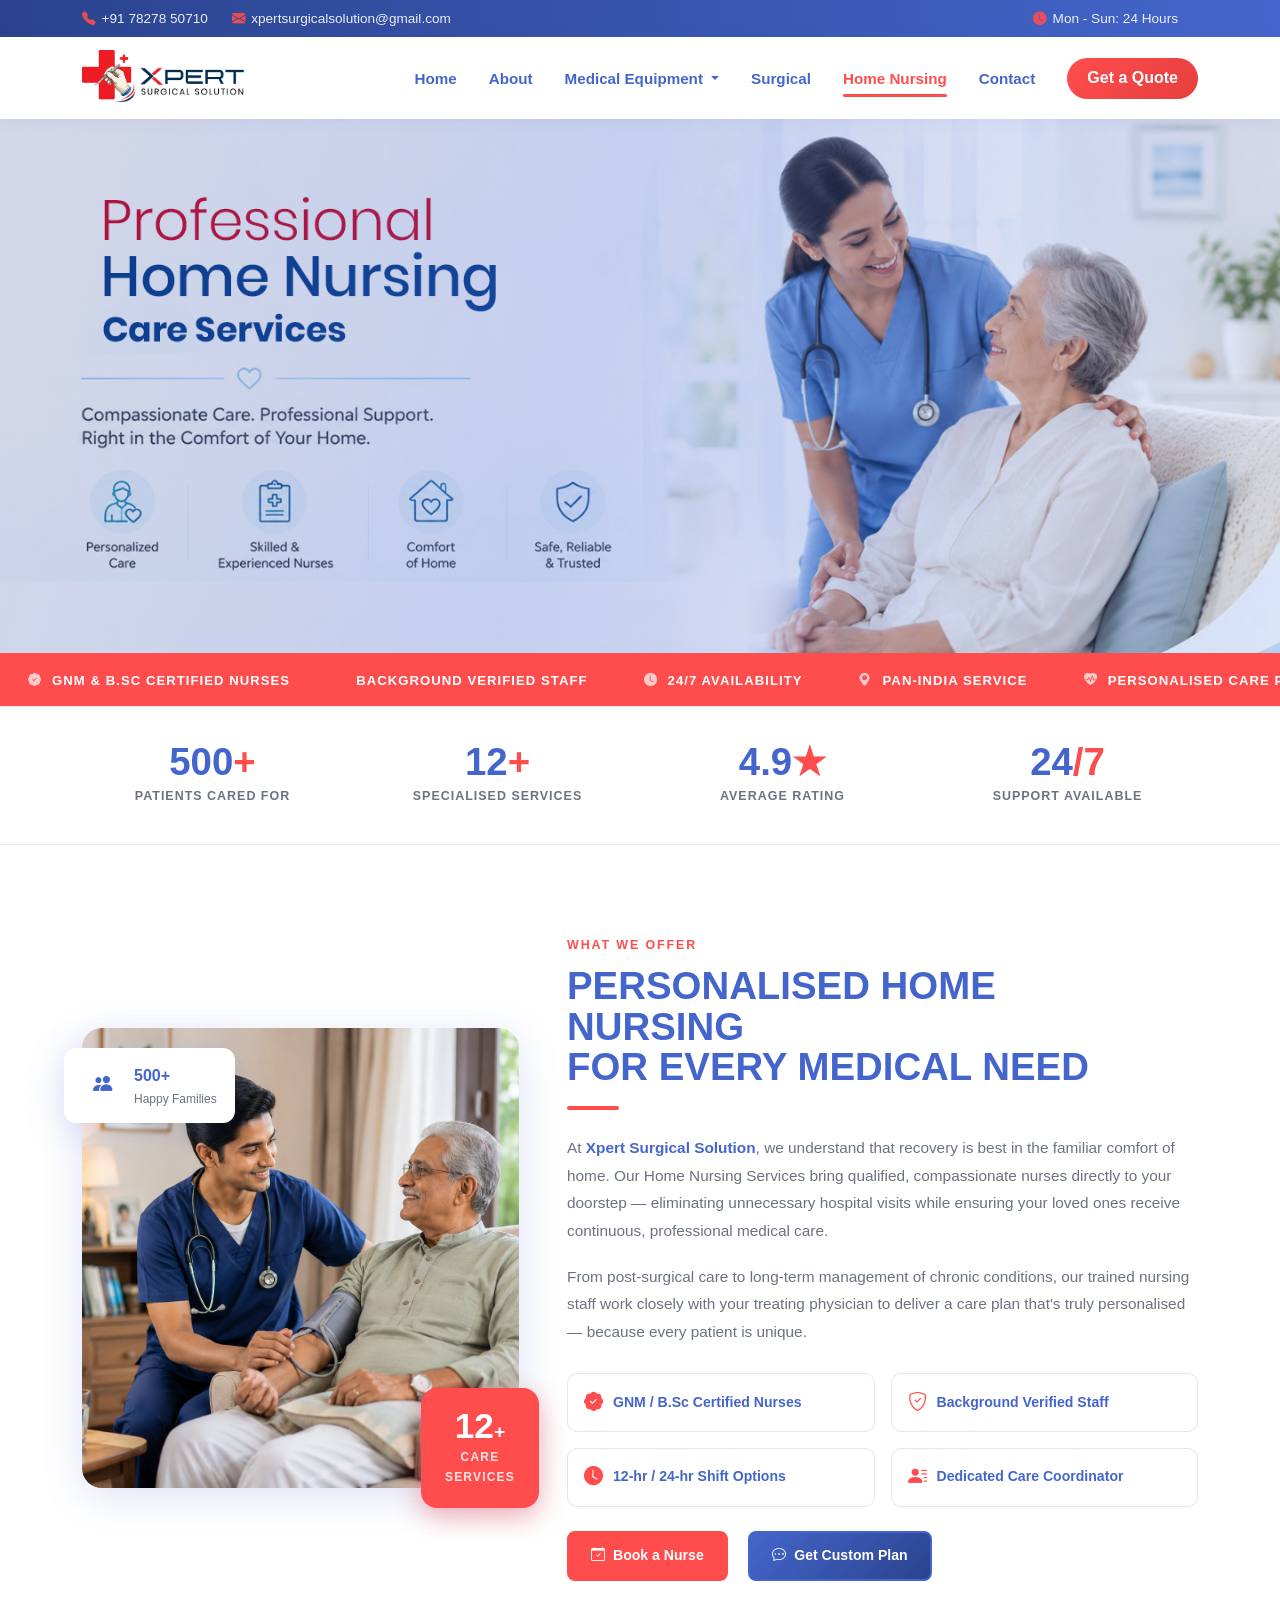
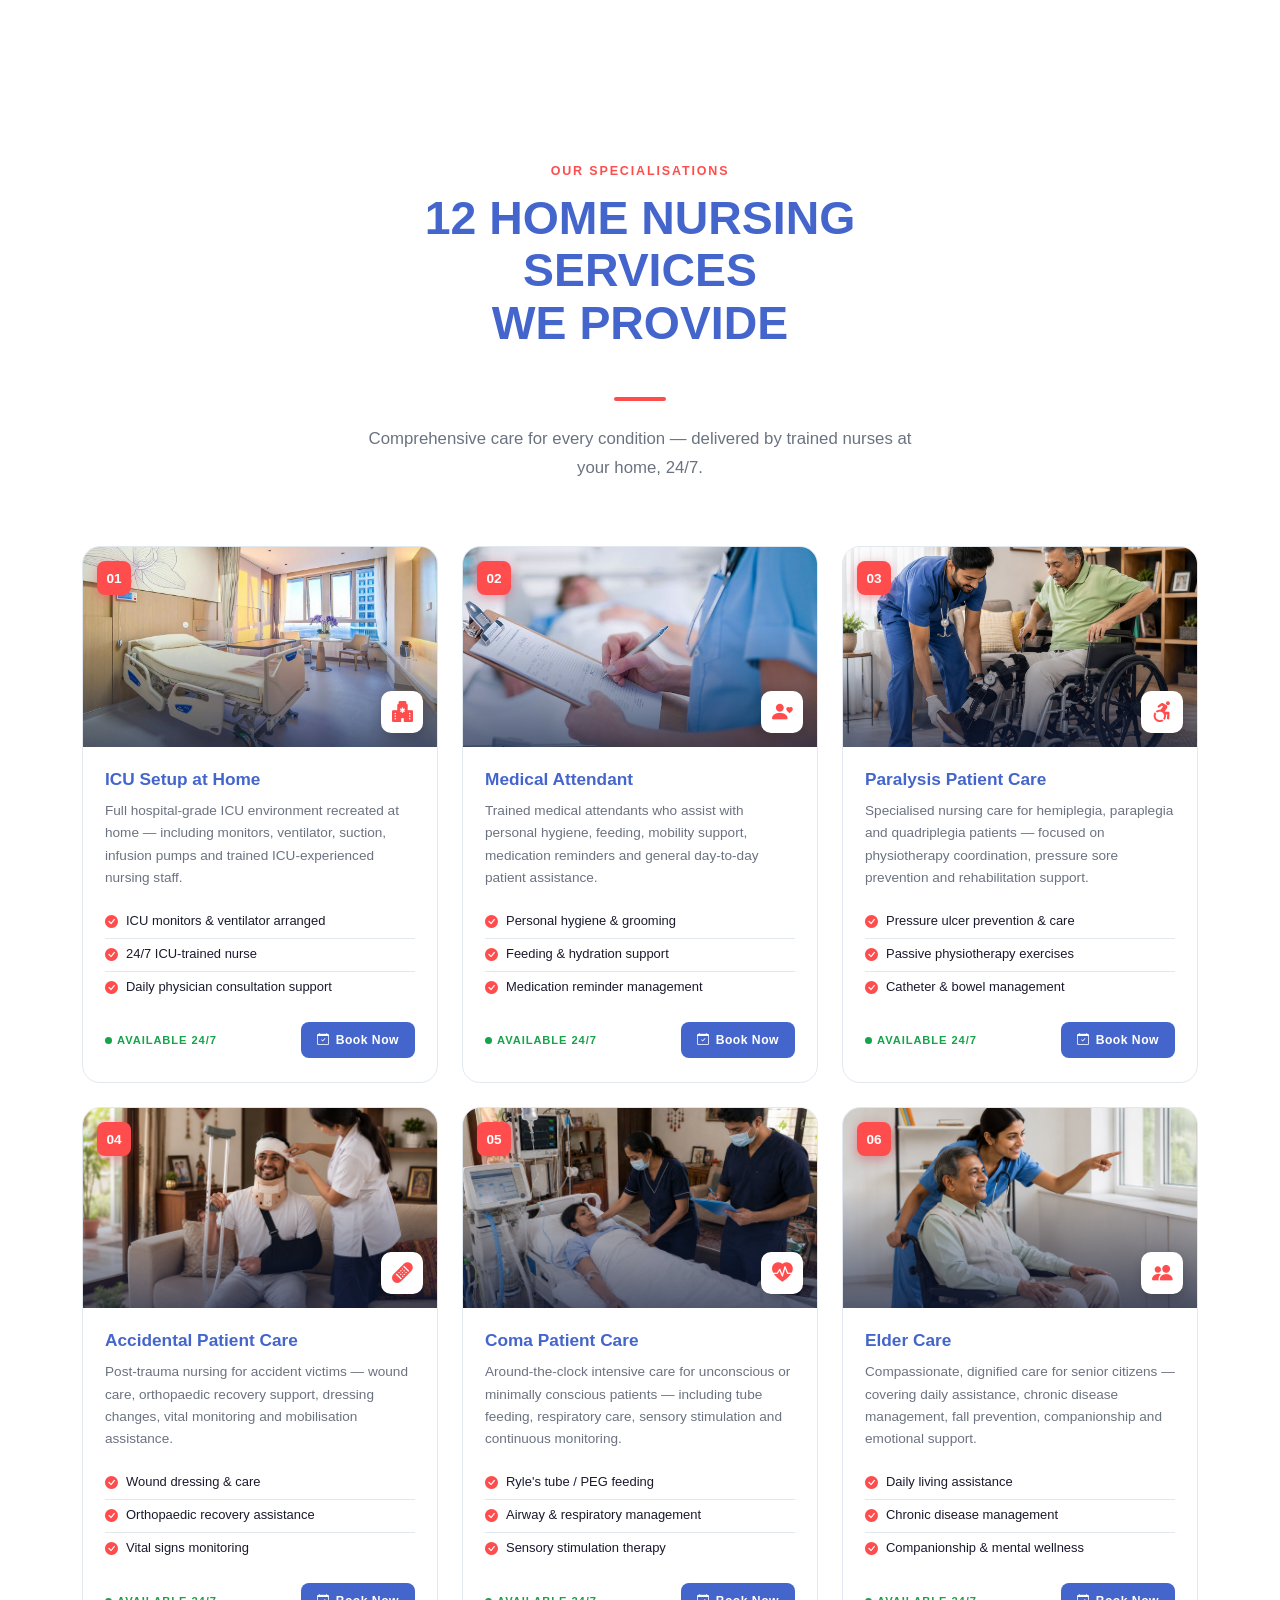
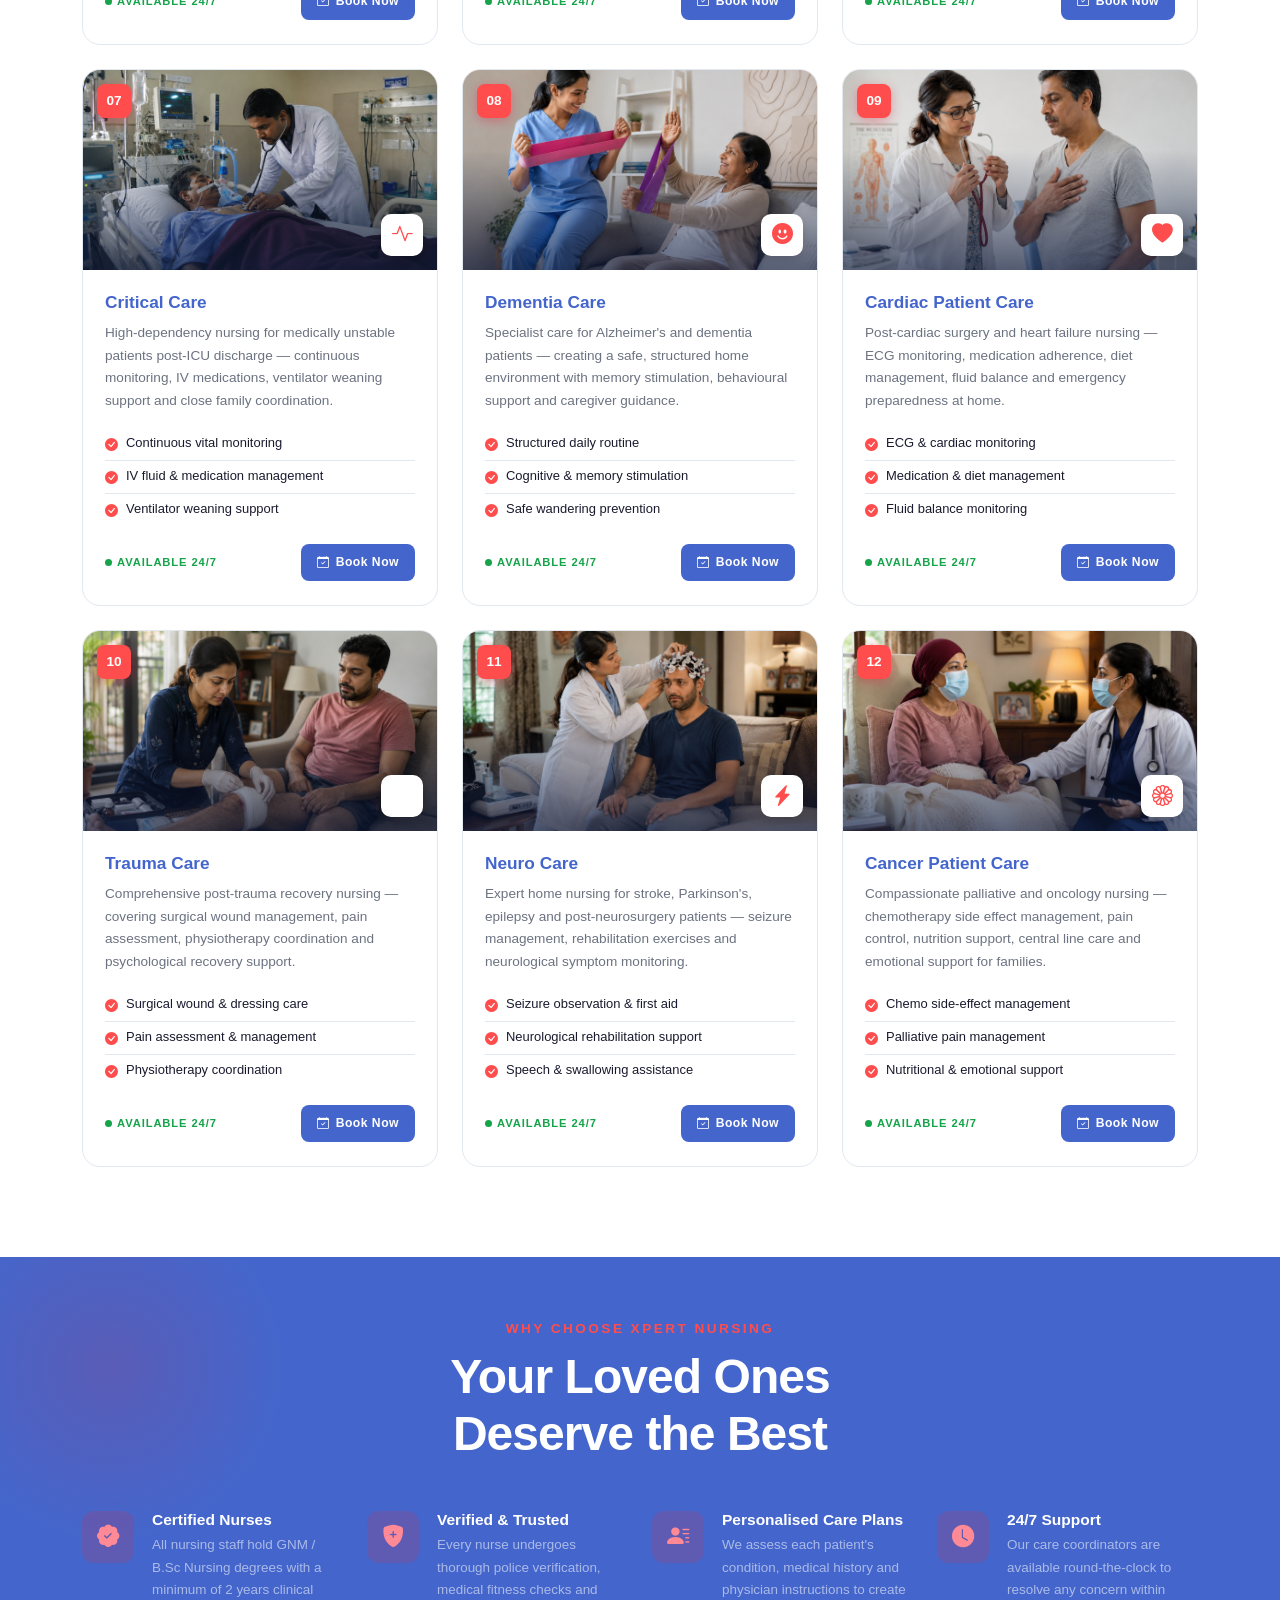
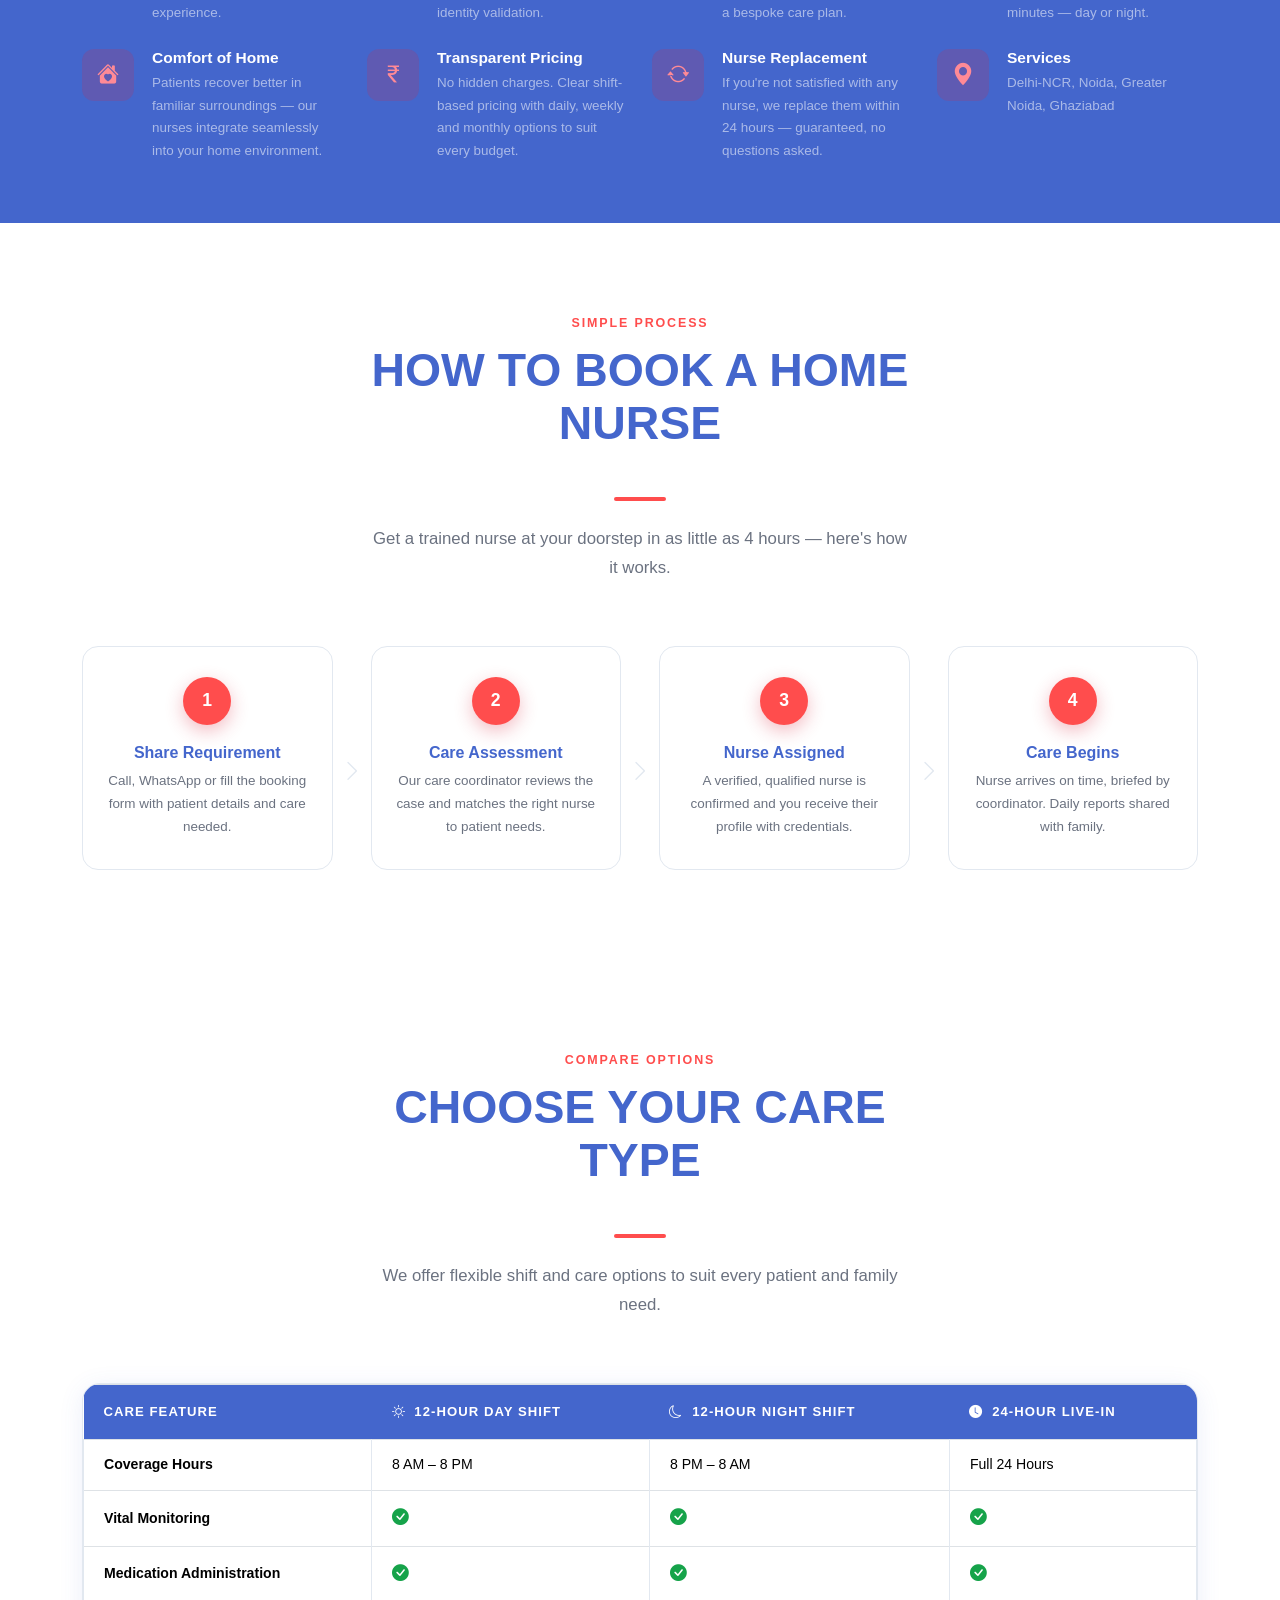
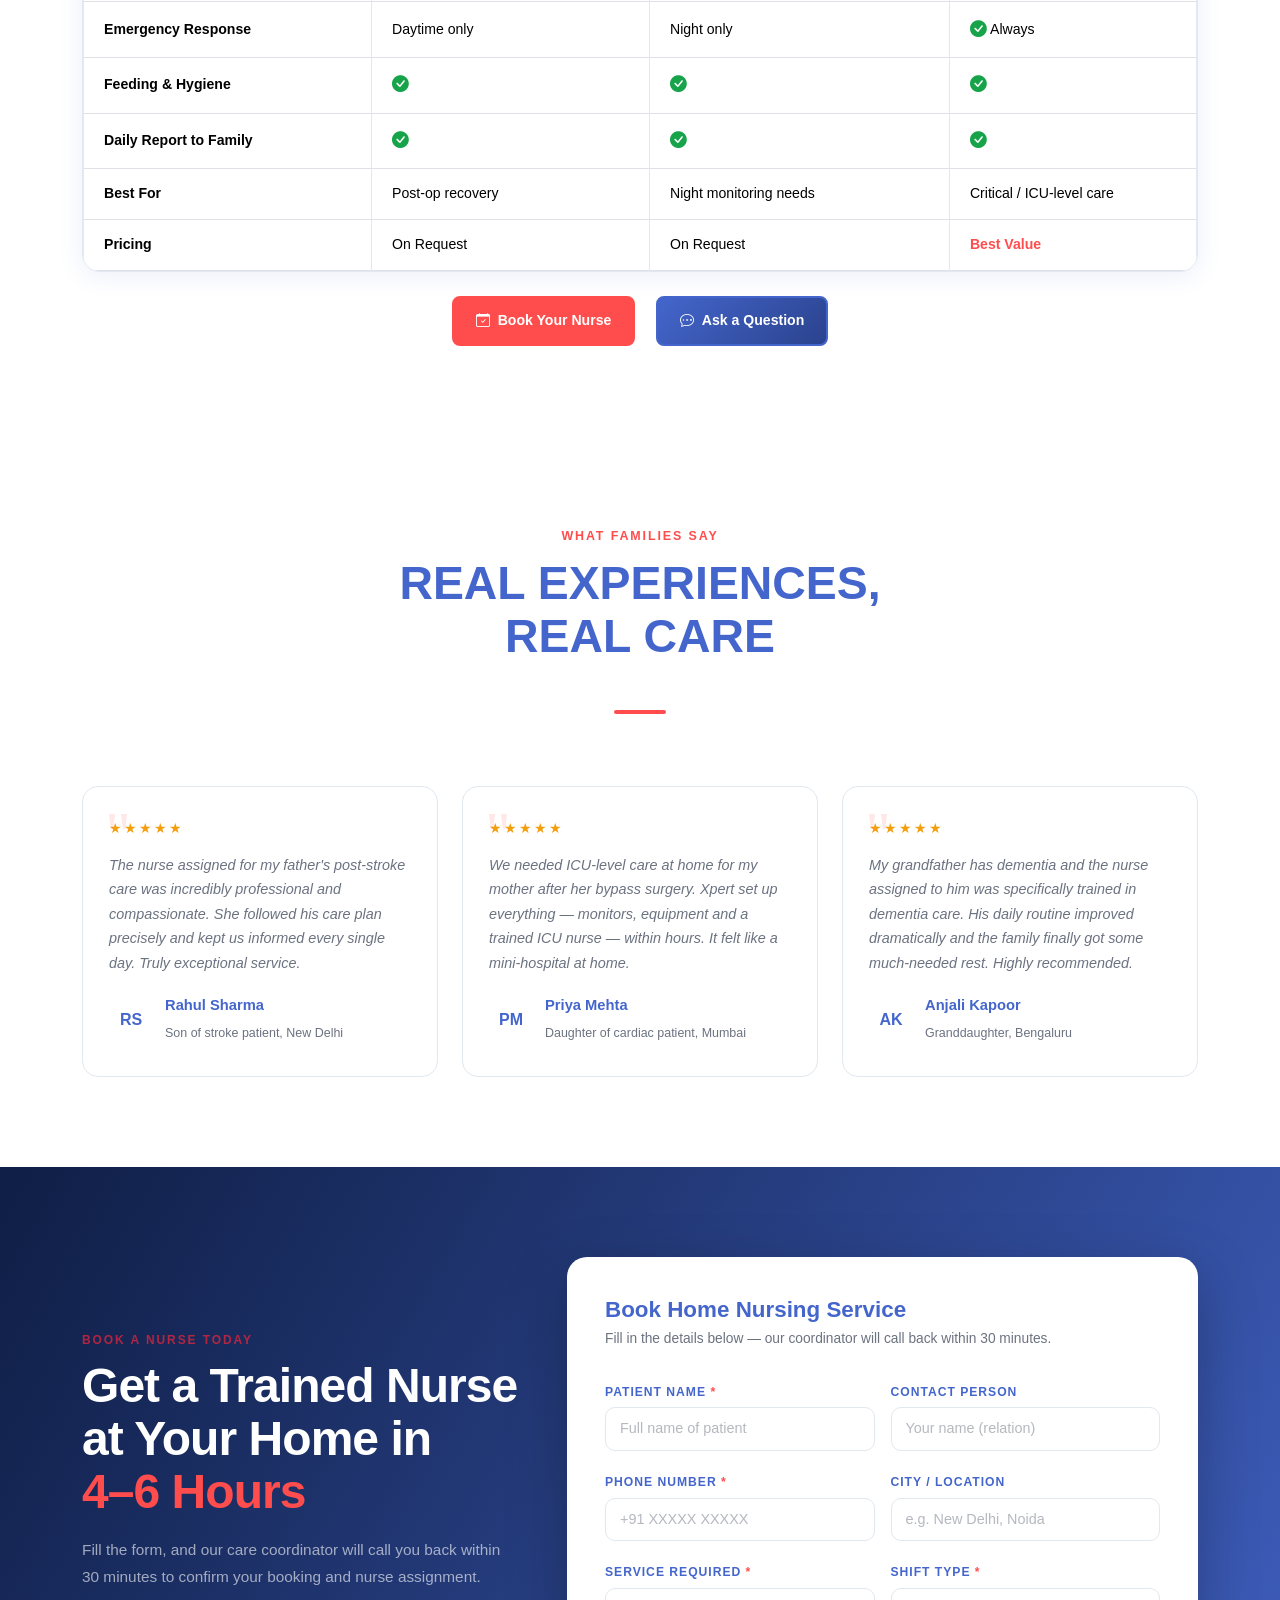
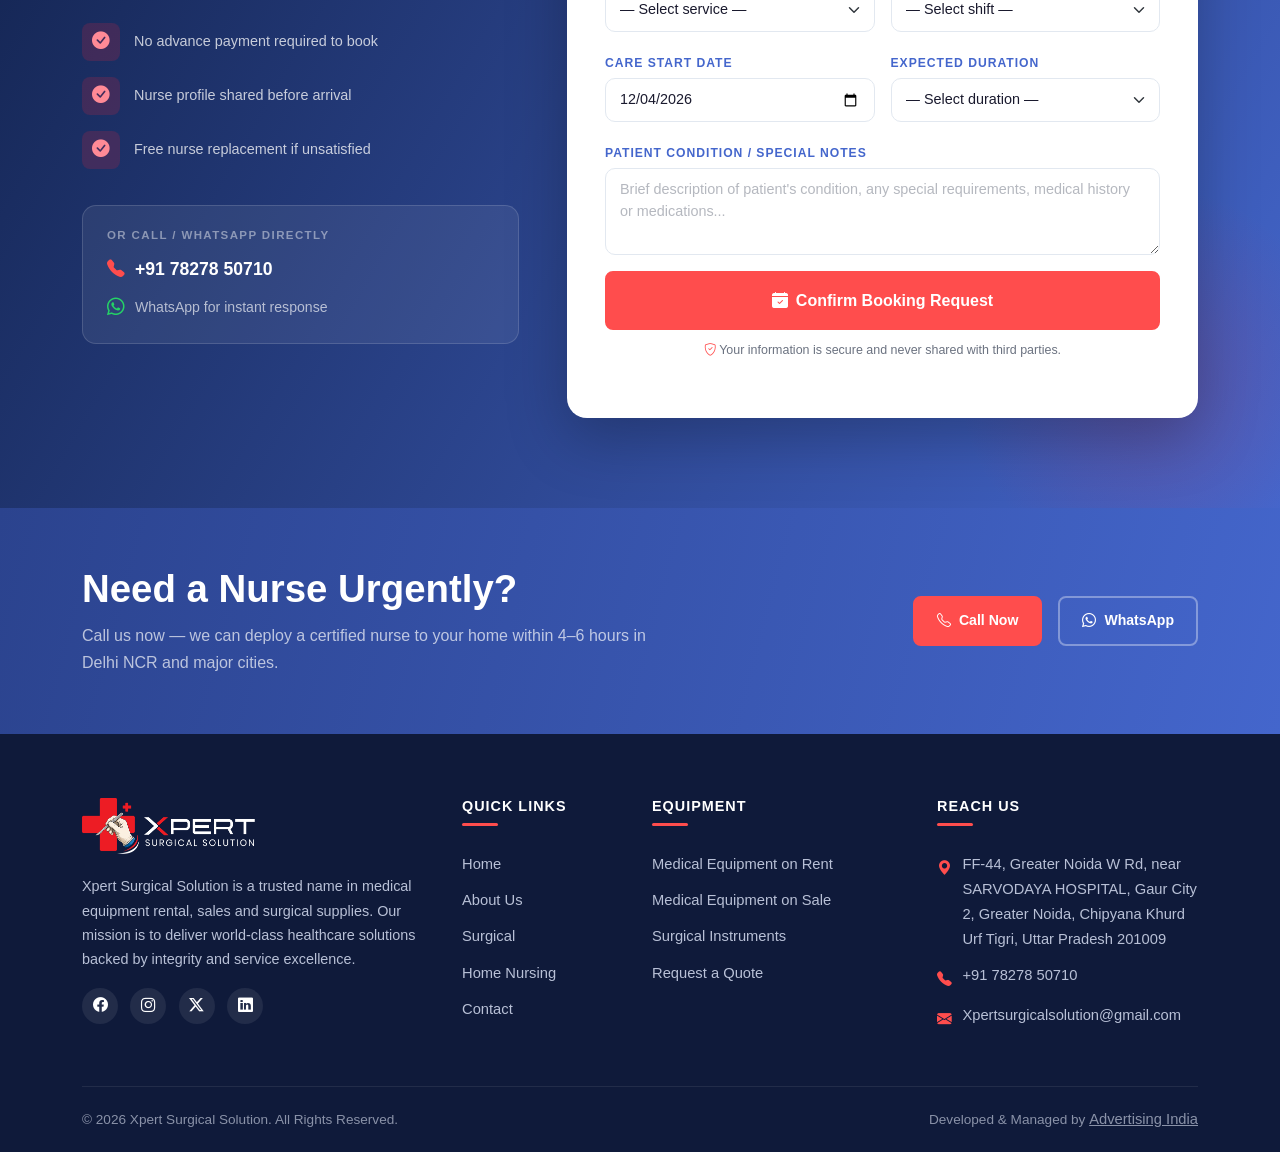
<file: home-nursing.html>
<!DOCTYPE html>
<html lang="en">
<head>
  <meta charset="UTF-8" />
  <meta name="viewport" content="width=device-width, initial-scale=1.0"/>
  <title>Home Nursing Services — Xpert Surgical Solution</title>
  <meta name="description" content="Professional Home Nursing Services by Xpert Surgical Solution — ICU Setup, Critical Care, Elder Care, Paralysis Care, Coma Care & more. Trained nurses, 24/7 availability, pan-India.">
  <link rel="icon" type="image/png" href="./img/Logo_Black.png">
  <link rel="stylesheet" href="https://cdn.jsdelivr.net/npm/bootstrap@5.3.3/dist/css/bootstrap.min.css">
  <link rel="stylesheet" href="https://cdn.jsdelivr.net/npm/bootstrap-icons@1.11.3/font/bootstrap-icons.min.css">
  <link rel="stylesheet" href="style.css">
  <style>

    /* ════════════════════════════════
       HERO — animated gradient bg
    ════════════════════════════════ */
    .nursing-hero {
      background: linear-gradient(120deg, #0f1e45 0%, var(--navy) 50%, #1a3a6e 100%);
      padding: 90px 0 70px;
      position: relative;
      overflow: hidden;
    }
    .nursing-hero::before {
      content: '';
      position: absolute;
      inset: 0;
      background: url("data:image/svg+xml,%3Csvg width='60' height='60' viewBox='0 0 60 60' xmlns='http://www.w3.org/2000/svg'%3E%3Cg fill='none'%3E%3Cg fill='%23ffffff' fill-opacity='0.025'%3E%3Cpath d='M36 34v-4h-2v4h-4v2h4v4h2v-4h4v-2h-4zm0-30V0h-2v4h-4v2h4v4h2V6h4V4h-4zM6 34v-4H4v4H0v2h4v4h2v-4h4v-2H6zM6 4V0H4v4H0v2h4v4h2V6h4V4H6z'/%3E%3C/g%3E%3C/g%3E%3C/svg%3E");
    }
    .nursing-hero::after {
      content: '';
      position: absolute;
      right: -100px; top: -100px;
      width: 550px; height: 550px;
      background: radial-gradient(circle, rgba(215,38,61,0.16) 0%, transparent 65%);
      pointer-events: none;
    }

    /* ════════════════════════════════
       TRUST TICKER
    ════════════════════════════════ */
    .trust-ticker {
      background: var(--red);
      padding: 13px 0;
      overflow: hidden;
      white-space: nowrap;
    }
    .ticker-inner {
      display: inline-flex;
      gap: 0;
      animation: ticker 28s linear infinite;
    }
    .ticker-inner span {
      font-family: var(--font-head);
      font-size: 0.82rem;
      font-weight: 700;
      letter-spacing: 0.08em;
      text-transform: uppercase;
      color: white;
      padding: 0 28px;
      display: inline-flex;
      align-items: center;
      gap: 10px;
    }
    .ticker-inner span i { opacity: 0.70; }
    @keyframes ticker {
      0%   { transform: translateX(0); }
      100% { transform: translateX(-50%); }
    }

    /* ════════════════════════════════
       SERVICE CARDS (12 items)
    ════════════════════════════════ */
    

    .ns-card {
      background: var(--white);
      border: 1.5px solid var(--border);
      border-radius: 18px;
      overflow: hidden;
      height: 100%;
      display: flex;
      flex-direction: column;
      transition: var(--transition);
      position: relative;
    }
    .ns-card::before {
      content: '';
      position: absolute;
      top: 0; left: 0; right: 0;
      height: 4px;
      background: var(--red);
      transform: scaleX(0);
      transition: transform var(--transition);
    }
    .ns-card:hover {
      box-shadow: 0 12px 40px rgba(27,46,94,0.14);
      transform: translateY(-7px);
      border-color: transparent;
    }
    .ns-card:hover::before { transform: scaleX(1); }

    .ns-img-wrap {
      height: 200px;
      overflow: hidden;
      position: relative;
    }
    .ns-img-wrap img {
      width: 100%; height: 100%;
      object-fit: cover;
      display: block;
      transition: transform 0.5s ease;
    }
    .ns-card:hover .ns-img-wrap img { transform: scale(1.07); }

    /* Overlay gradient on image */
    .ns-img-wrap::after {
      content: '';
      position: absolute;
      inset: 0;
      background: linear-gradient(180deg, transparent 40%, rgba(17,30,64,0.65) 100%);
    }

    /* Service number badge */
    .ns-num {
      position: absolute;
      top: 14px; left: 14px;
      width: 34px; height: 34px;
      background: var(--red);
      color: white;
      border-radius: 8px;
      display: flex; align-items: center; justify-content: center;
      font-family: var(--font-head); font-weight: 800; font-size: 0.85rem;
      z-index: 2;
      box-shadow: 0 3px 12px rgba(215,38,61,0.40);
    }

    /* Icon on image bottom */
    .ns-icon-badge {
      position: absolute;
      bottom: 14px; right: 14px;
      width: 42px; height: 42px;
      background: white;
      border-radius: 10px;
      display: flex; align-items: center; justify-content: center;
      font-size: 1.3rem;
      color: var(--red);
      z-index: 2;
      box-shadow: 0 4px 14px rgba(0,0,0,0.20);
      transition: var(--transition);
    }
    .ns-card:hover .ns-icon-badge {
      background: var(--red);
      color: white;
    }

    .ns-body {
      padding: 22px 22px 24px;
      flex: 1;
      display: flex;
      flex-direction: column;
    }
    .ns-body h4 {
      font-family: var(--font-head);
      font-size: 1.08rem; font-weight: 800;
      color: var(--navy);
      margin-bottom: 10px;
    }
    .ns-body p {
      color: var(--mid);
      font-size: 0.85rem;
      line-height: 1.65;
      margin-bottom: 16px;
      flex: 1;
    }
    .ns-features {
      list-style: none;
      padding: 0; margin: 0 0 18px;
    }
    .ns-features li {
      display: flex; align-items: flex-start; gap: 8px;
      font-size: 0.81rem; color: var(--dark);
      padding: 4px 0;
      border-bottom: 1px solid var(--border);
    }
    .ns-features li:last-child { border-bottom: none; }
    .ns-features li i { color: var(--red); flex-shrink: 0; margin-top: 2px; }

    .ns-card-footer {
      display: flex; align-items: center;
      justify-content: space-between;
      flex-wrap: wrap; gap: 8px;
    }
    .avail-tag {
      font-family: var(--font-head); font-size: 0.70rem;
      font-weight: 700; letter-spacing: 0.08em;
      text-transform: uppercase;
      display: flex; align-items: center; gap: 5px;
      color: #16a34a;
    }
    .avail-tag::before {
      content: '';
      width: 7px; height: 7px;
      background: #16a34a;
      border-radius: 50%;
      display: inline-block;
      animation: blink 1.6s ease-in-out infinite;
    }
    @keyframes blink {
      0%,100% { opacity: 1; }
      50% { opacity: 0.3; }
    }

    .btn-book {
      display: inline-flex; align-items: center; gap: 6px;
      background: var(--navy); color: white;
      font-family: var(--font-head); font-weight: 700;
      font-size: 0.76rem; letter-spacing: 0.04em;
      padding: 8px 16px; border-radius: var(--radius);
      text-decoration: none; transition: var(--transition);
      border: none; cursor: pointer;
    }
    .btn-book:hover {
      background: var(--red); color: white;
      transform: translateY(-1px);
    }

    /* ════════════════════════════════
       WHY CHOOSE — Feature strip
    ════════════════════════════════ */
    .why-strip {
      background: var(--navy);
      padding: 60px 0;
      position: relative;
      overflow: hidden;
    }
    .why-strip::before {
      content: '';
      position: absolute;
      left: -80px; top: -80px;
      width: 380px; height: 380px;
      background: radial-gradient(circle, rgba(215,38,61,0.15) 0%, transparent 65%);
    }
    .why-item {
      display: flex; gap: 18px; align-items: flex-start;
    }
    .wi-icon {
      width: 52px; height: 52px; flex-shrink: 0;
      background: rgba(215,38,61,0.18);
      border-radius: 12px;
      display: flex; align-items: center; justify-content: center;
      color: #ff8a96; font-size: 1.4rem;
      transition: var(--transition);
    }
    .why-item:hover .wi-icon {
      background: var(--red); color: white;
    }
    .wi-text h6 {
      font-family: var(--font-head); font-weight: 700;
      font-size: 0.97rem; color: white; margin-bottom: 4px;
    }
    .wi-text p {
      color: rgba(255,255,255,0.55);
      font-size: 0.84rem; margin: 0;
    }

    /* ════════════════════════════════
       PROCESS STEPS
    ════════════════════════════════ */
    .process-card {
      background: var(--white);
      border: 1.5px solid var(--border);
      border-radius: 16px;
      padding: 30px 24px;
      height: 100%;
      text-align: center;
      transition: var(--transition);
      position: relative;
    }
    .process-card:hover { box-shadow: var(--shadow-lg); transform: translateY(-5px); }
    .pc-step-num {
      width: 48px; height: 48px;
      background: var(--red);
      color: white;
      border-radius: 50%;
      display: flex; align-items: center; justify-content: center;
      font-family: var(--font-head); font-weight: 900; font-size: 1.1rem;
      margin: 0 auto 18px;
      box-shadow: 0 6px 18px rgba(215,38,61,0.30);
    }
    .process-card h6 {
      font-family: var(--font-head);
      font-size: 1rem; font-weight: 700;
      color: var(--navy); margin-bottom: 8px;
    }
    .process-card p {
      color: var(--mid); font-size: 0.84rem; margin: 0;
    }
    /* Connector arrow */
    .pc-arrow {
      display: flex; align-items: center; justify-content: center;
      color: var(--border); font-size: 1.4rem;
      padding-top: 28px;
    }
    @media (max-width: 991px) { .pc-arrow { display: none; } }

    /* ════════════════════════════════
       CARE TYPES TABLE
    ════════════════════════════════ */
    .care-table-wrap {
      background: var(--white);
      border: 1.5px solid var(--border);
      border-radius: 18px;
      overflow: hidden;
      box-shadow: var(--shadow);
    }
    .care-table-wrap table { margin: 0; }
    .care-table-wrap thead th {
      background: var(--navy); color: white;
      font-family: var(--font-head); font-weight: 700;
      font-size: 0.82rem; letter-spacing: 0.08em;
      text-transform: uppercase;
      padding: 16px 20px; border: none;
    }
    .care-table-wrap tbody td {
      padding: 13px 20px;
      font-size: 0.88rem; vertical-align: middle;
      border-color: var(--border);
    }
    .care-table-wrap tbody tr:hover { background: var(--light); }
    .care-table-wrap .check { color: #16a34a; font-size: 1.05rem; }
    .care-type-badge {
      display: inline-flex; align-items: center; gap: 6px;
      font-family: var(--font-head); font-weight: 700;
      font-size: 0.80rem; letter-spacing: 0.04em;
      text-transform: uppercase;
      padding: 4px 12px; border-radius: 50px;
      background: var(--light); color: var(--navy);
      border: 1px solid var(--border);
    }

    /* ════════════════════════════════
       BOOKING FORM SECTION
    ════════════════════════════════ */
    .booking-section {
      background: linear-gradient(120deg, #0f1e45, var(--navy));
      position: relative; overflow: hidden;
      padding: 90px 0;
    }
    .booking-section::after {
      content: '';
      position: absolute;
      right: -80px; bottom: -80px;
      width: 420px; height: 420px;
      background: radial-gradient(circle, rgba(215,38,61,0.18) 0%, transparent 65%);
    }
    .booking-form-card {
      background: var(--white);
      border-radius: 20px;
      padding: 40px 38px;
      box-shadow: 0 20px 60px rgba(0,0,0,0.25);
      position: relative; z-index: 2;
    }
    @media (max-width: 575px) { .booking-form-card { padding: 26px 18px; } }

    .booking-form-card .form-label {
      font-family: var(--font-head);
      font-size: 0.76rem; font-weight: 700;
      letter-spacing: 0.08em; text-transform: uppercase;
      color: var(--navy); margin-bottom: 5px;
    }
    .booking-form-card .form-control,
    .booking-form-card .form-select {
      border: 1.5px solid var(--border);
      border-radius: 10px; padding: 10px 14px;
      font-size: 0.90rem; color: var(--dark);
      transition: var(--transition);
    }
    .booking-form-card .form-control:focus,
    .booking-form-card .form-select:focus {
      border-color: var(--red);
      box-shadow: 0 0 0 3px rgba(215,38,61,0.10);
    }
    .booking-form-card .form-control::placeholder { color: rgba(107,114,128,0.50); }

    /* ════════════════════════════════
       TESTIMONIALS
    ════════════════════════════════ */
    .ns-testimonial {
      background: var(--white);
      border: 1.5px solid var(--border);
      border-radius: 16px;
      padding: 30px 26px;
      height: 100%;
      transition: var(--transition);
      position: relative;
    }
    .ns-testimonial:hover { box-shadow: var(--shadow); transform: translateY(-3px); }
    .nt-quote {
      font-size: 4rem; line-height: 1;
      color: var(--red); opacity: 0.12;
      position: absolute; top: 16px; left: 22px;
      font-family: Georgia, serif;
    }
    .nt-stars { color: #f59e0b; font-size: 0.88rem; letter-spacing: 2px; margin-bottom: 12px; }
    .ns-testimonial p {
      color: var(--mid); font-size: 0.90rem;
      font-style: italic; margin-bottom: 18px;
      position: relative; z-index: 1;
    }
    .nt-author { display: flex; align-items: center; gap: 12px; }
    .nt-avatar {
      width: 44px; height: 44px; border-radius: 50%;
      background: var(--light);
      display: flex; align-items: center; justify-content: center;
      font-family: var(--font-head); font-weight: 800;
      color: var(--navy); font-size: 1rem; flex-shrink: 0;
    }
    .nt-author strong {
      display: block; font-family: var(--font-head);
      font-size: 0.92rem; font-weight: 700; color: var(--navy);
    }
    .nt-author span { font-size: 0.78rem; color: var(--mid); }

    /* ════════════════════════════════
       STATS BAR
    ════════════════════════════════ */
    .stats-bar {
      background: var(--light);
      border-top: 1px solid var(--border);
      border-bottom: 1px solid var(--border);
      padding: 36px 0;
    }
    .sb-item { text-align: center; }
    .sb-num {
      font-family: var(--font-head); font-size: 2.4rem;
      font-weight: 900; color: var(--navy); line-height: 1;
    }
    .sb-num span { color: var(--red); }
    .sb-lbl {
      font-family: var(--font-head); font-size: 0.78rem;
      font-weight: 600; letter-spacing: 0.08em;
      text-transform: uppercase; color: var(--mid);
      margin-top: 5px;
    }

    .home-nursing-page {
      font-family: var(--font-body);
      color: var(--dark);
      background: var(--white);
      font-size: 16px;
      line-height: 1.7;
    }
    .home-nursing-page .section-pad { padding: 90px 0; }
    .home-nursing-page .bg-light-grey { background: var(--light); }
    .home-nursing-page .section-label {
      font-family: var(--font-head);
      font-size: 0.78rem;
      font-weight: 700;
      letter-spacing: 0.15em;
      text-transform: uppercase;
      color: var(--red);
      display: block;
      margin-bottom: 10px;
    }
    .home-nursing-page .section-title {
      font-family: var(--font-head);
      font-size: clamp(2rem, 4vw, 2.9rem);
      font-weight: 800;
      color: var(--navy);
      line-height: 1.13;
      text-transform: uppercase;
    }
    .home-nursing-page .nursing-intro-content,
    .home-nursing-page .nursing-intro-content .section-label,
    .home-nursing-page .nursing-intro-content .section-title {
      text-align: left !important;
    }
    .home-nursing-page .nursing-intro-content .section-title {
      
      font-size: clamp(2rem, 4.35vw, 2.4rem);
      font-weight: 900;
      line-height: 1.06;
      letter-spacing: 0;
      margin-left: 0 !important;
      margin-right: auto !important;
      max-width: 940px;
      margin-bottom: 0;
    }
    .home-nursing-page .section-subtitle {
      color: var(--mid);
      font-size: 1.05rem;
      max-width: 560px;
    }
    .home-nursing-page .divider-red {
      width: 52px;
      height: 4px;
      background: var(--red);
      border-radius: 3px;
      margin: 18px 0 24px;
    }
    .home-nursing-page .btn-xpert,
    .home-nursing-page .btn-navy,
    .home-nursing-page .btn-xpert-outline {
      display: inline-flex;
      align-items: center;
      justify-content: center;
      gap: 8px;
      font-family: var(--font-head);
      font-weight: 700;
      font-size: 0.88rem;
      padding: 11px 22px;
      border-radius: var(--radius);
      transition: var(--transition);
      text-decoration: none;
      border: 2px solid transparent;
      cursor: pointer;
    }
    .home-nursing-page .btn-xpert {
      background: var(--red);
      border-color: var(--red);
      color: var(--white);
    }
    .home-nursing-page .btn-xpert:hover {
      background: var(--red-dark);
      border-color: var(--red-dark);
      color: var(--white);
      transform: translateY(-2px);
      box-shadow: 0 6px 20px rgba(255, 77, 77,0.30);
    }
    .home-nursing-page .btn-navy {
      background: linear-gradient(135deg, var(--navy) 0%, var(--navy-dark) 100%);
      border-color: var(--navy);
      color: var(--white);
    }
    .home-nursing-page .btn-navy:hover {
      background: var(--navy-dark);
      border-color: var(--navy-dark);
      color: var(--white);
      transform: translateY(-2px);
      box-shadow: var(--shadow);
    }
    .home-nursing-page .btn-xpert-outline {
      background: transparent;
      color: var(--white);
      border-color: rgba(255,255,255,0.35);
    }
    .home-nursing-page .btn-xpert-outline:hover {
      background: rgba(255,255,255,0.12);
      border-color: var(--white);
      color: var(--white);
      transform: translateY(-2px);
    }
    .home-nursing-page .page-hero-breadcrumb {
      color: rgba(255,255,255,0.46);
      font-size: 0.88rem;
    }
    .home-nursing-page .page-hero-breadcrumb a { color: rgba(255,255,255,0.6); }
    .home-nursing-page .page-hero-breadcrumb a:hover { color: var(--white); }
    .home-nursing-page .page-hero-breadcrumb .sep { margin: 0 8px; }
    .home-nursing-page .page-hero-breadcrumb .current { color: var(--red); }
    .home-nursing-page .cta-band {
      background: linear-gradient(105deg, var(--navy-dark) 0%, var(--navy) 100%);
      color: var(--white);
      padding: 58px 0;
      position: relative;
      overflow: hidden;
    }
    .home-nursing-page .cta-band h2 {
      font-family: var(--font-head);
      font-size: clamp(1.8rem, 3vw, 2.5rem);
      font-weight: 800;
      margin-bottom: 10px;
    }
    .home-nursing-page .cta-band p {
      color: rgba(255,255,255,0.68);
      margin: 0;
      max-width: 580px;
    }
    @media (max-width: 767px) {
      .home-nursing-page .section-pad { padding: 64px 0; }
      .home-nursing-page .section-title { font-size: 1.8rem; }
    }

  </style>
</head>
<body class="home-nursing-page">

<div class="site-header"></div>

<!-- HERO -->
<section class="position-relative">
  <div class="position-absolute top-0 start-0 w-100 h-100" style="background: linear-gradient(105deg, rgba(43, 67, 142, 0.2) 0%, rgba(68, 102, 204, 0.3) 45%, rgba(68, 102, 204, 0.1) 100%);"></div>
  <img src="./img/Home-Nursing-Banner.jpg" alt="Medical Equipment on Rent" class="img-fluid w-100">
</section>

<!-- TRUST TICKER -->
<div class="trust-ticker">
  <div class="ticker-inner" aria-hidden="true">
    <!-- Two copies for seamless loop -->
    <span><i class="bi bi-patch-check-fill"></i> GNM & B.Sc Certified Nurses</span>
    <span><i class="bi bi-shield-heart-fill"></i> Background Verified Staff</span>
    <span><i class="bi bi-clock-fill"></i> 24/7 Availability</span>
    <span><i class="bi bi-geo-alt-fill"></i> Pan-India Service</span>
    <span><i class="bi bi-heart-pulse-fill"></i> Personalised Care Plans</span>
    <span><i class="bi bi-telephone-fill"></i> Dedicated Care Coordinator</span>
    <span><i class="bi bi-star-fill"></i> 4.9★ Patient Satisfaction</span>
    <span><i class="bi bi-patch-check-fill"></i> GNM & B.Sc Certified Nurses</span>
    <span><i class="bi bi-shield-heart-fill"></i> Background Verified Staff</span>
    <span><i class="bi bi-clock-fill"></i> 24/7 Availability</span>
    <span><i class="bi bi-geo-alt-fill"></i> Pan-India Service</span>
    <span><i class="bi bi-heart-pulse-fill"></i> Personalised Care Plans</span>
    <span><i class="bi bi-telephone-fill"></i> Dedicated Care Coordinator</span>
    <span><i class="bi bi-star-fill"></i> 4.9★ Patient Satisfaction</span>
  </div>
</div>

<!-- STATS BAR -->
<div class="stats-bar">
  <div class="container">
    <div class="row g-4">
      <div class="col-6 col-lg-3"><div class="sb-item"><div class="sb-num">500<span>+</span></div><div class="sb-lbl">Patients Cared For</div></div></div>
      <div class="col-6 col-lg-3"><div class="sb-item"><div class="sb-num">12<span>+</span></div><div class="sb-lbl">Specialised Services</div></div></div>
      <div class="col-6 col-lg-3"><div class="sb-item"><div class="sb-num">4.9<span>★</span></div><div class="sb-lbl">Average Rating</div></div></div>
      <div class="col-6 col-lg-3"><div class="sb-item"><div class="sb-num">24<span>/7</span></div><div class="sb-lbl">Support Available</div></div></div>
    </div>
  </div>
</div>

<!-- INTRO SECTION -->
<section class="section-pad">
  <div class="container">
    <div class="row g-5 align-items-center">
      <div class="col-lg-5">
        <div style="position:relative;">
          <img src="/img/Home-Nursing-Mid.png"
            alt="Home Nursing Care"
            style="width:100%;border-radius:20px;height:460px;object-fit:cover;box-shadow:var(--shadow-lg);">
          <!-- Floating badge -->
          <div style="position:absolute;bottom:-20px;right:-20px;background:var(--red);color:white;border-radius:16px;padding:20px 24px;text-align:center;box-shadow:0 8px 28px rgba(215,38,61,0.38);">
            <div style="font-family:var(--font-head);font-size:2.2rem;font-weight:900;line-height:1;">12<span style="font-size:1.2rem;">+</span></div>
            <div style="font-family:var(--font-head);font-size:0.75rem;font-weight:700;letter-spacing:0.10em;text-transform:uppercase;opacity:0.85;margin-top:4px;">Care<br>Services</div>
          </div>
          <!-- Top-left badge -->
          <div style="position:absolute;top:20px;left:-18px;background:var(--white);border-radius:12px;padding:14px 18px;box-shadow:var(--shadow-lg);display:flex;align-items:center;gap:12px;">
            <div style="width:40px;height:40px;background:var(--light);border-radius:10px;display:flex;align-items:center;justify-content:center;color:var(--navy);font-size:1.2rem;"><i class="bi bi-people-fill"></i></div>
            <div>
              <div style="font-family:var(--font-head);font-weight:800;font-size:1rem;color:var(--navy);">500+</div>
              <div style="font-size:0.75rem;color:var(--mid);">Happy Families</div>
            </div>
          </div>
        </div>
      </div>
      <div class="col-lg-7 nursing-intro-content">
        <span class="section-label">What We Offer</span>
        <h2 class="section-title">Personalised Home<br>Nursing<br>for Every Medical Need</h2>
        <div class="divider-red"></div>
        <p style="color:var(--mid);font-size:0.96rem;line-height:1.80;margin-bottom:18px;">
          At <strong style="color:var(--navy);">Xpert Surgical Solution</strong>, we understand that recovery is best in the familiar comfort of home. Our Home Nursing Services bring qualified, compassionate nurses directly to your doorstep — eliminating unnecessary hospital visits while ensuring your loved ones receive continuous, professional medical care.
        </p>
        <p style="color:var(--mid);font-size:0.96rem;line-height:1.80;margin-bottom:28px;">
          From post-surgical care to long-term management of chronic conditions, our trained nursing staff work closely with your treating physician to deliver a care plan that's truly personalised — because every patient is unique.
        </p>
        <div class="row g-3 mb-4">
          <div class="col-sm-6">
            <div style="display:flex;align-items:center;gap:10px;padding:12px 16px;background:var(--light);border-radius:10px;border:1px solid var(--border);">
              <i class="bi bi-patch-check-fill" style="color:var(--red);font-size:1.2rem;"></i>
              <span style="font-family:var(--font-head);font-weight:600;font-size:0.88rem;color:var(--navy);">GNM / B.Sc Certified Nurses</span>
            </div>
          </div>
          <div class="col-sm-6">
            <div style="display:flex;align-items:center;gap:10px;padding:12px 16px;background:var(--light);border-radius:10px;border:1px solid var(--border);">
              <i class="bi bi-shield-check" style="color:var(--red);font-size:1.2rem;"></i>
              <span style="font-family:var(--font-head);font-weight:600;font-size:0.88rem;color:var(--navy);">Background Verified Staff</span>
            </div>
          </div>
          <div class="col-sm-6">
            <div style="display:flex;align-items:center;gap:10px;padding:12px 16px;background:var(--light);border-radius:10px;border:1px solid var(--border);">
              <i class="bi bi-clock-fill" style="color:var(--red);font-size:1.2rem;"></i>
              <span style="font-family:var(--font-head);font-weight:600;font-size:0.88rem;color:var(--navy);">12-hr / 24-hr Shift Options</span>
            </div>
          </div>
          <div class="col-sm-6">
            <div style="display:flex;align-items:center;gap:10px;padding:12px 16px;background:var(--light);border-radius:10px;border:1px solid var(--border);">
              <i class="bi bi-person-lines-fill" style="color:var(--red);font-size:1.2rem;"></i>
              <span style="font-family:var(--font-head);font-weight:600;font-size:0.88rem;color:var(--navy);">Dedicated Care Coordinator</span>
            </div>
          </div>
        </div>
        <a href="#book" class="btn-xpert me-3"><i class="bi bi-calendar-check"></i> Book a Nurse</a>
        <a href="contact.html" class="btn-navy"><i class="bi bi-chat-dots"></i> Get Custom Plan</a>
      </div>
    </div>
  </div>
</section>

<!-- ═══════════ 12 SERVICES GRID ═══════════ -->
<section class="section-pad bg-light-grey" id="services">
  <div class="container">
    <div class="row justify-content-center mb-5">
      <div class="col-lg-6 text-center">
        <span class="section-label">Our Specialisations</span>
        <h2 class="section-title">12 Home Nursing Services<br>We Provide</h2>
        <div class="divider-red mx-auto"></div>
        <p class="section-subtitle mx-auto">Comprehensive care for every condition — delivered by trained nurses at your home, 24/7.</p>
      </div>
    </div>
    <div class="row g-4 service-grid">

      <!-- 1. ICU Setup -->
      <div class="col-sm-6 col-lg-4">
        <div class="ns-card">
          <div class="ns-img-wrap">
            <img src="/img/ICU-Setup-at-Home.jpg" alt="ICU Setup at Home">
            <span class="ns-num">01</span>
            <span class="ns-icon-badge"><i class="bi bi-hospital-fill"></i></span>
          </div>
          <div class="ns-body">
            <h4>ICU Setup at Home</h4>
            <p>Full hospital-grade ICU environment recreated at home — including monitors, ventilator, suction, infusion pumps and trained ICU-experienced nursing staff.</p>
            <ul class="ns-features">
              <li><i class="bi bi-check-circle-fill"></i> ICU monitors & ventilator arranged</li>
              <li><i class="bi bi-check-circle-fill"></i> 24/7 ICU-trained nurse</li>
              <li><i class="bi bi-check-circle-fill"></i> Daily physician consultation support</li>
            </ul>
            <div class="ns-card-footer">
              <span class="avail-tag">Available 24/7</span>
              <a href="#book" class="btn-book"><i class="bi bi-calendar-check"></i> Book Now</a>
            </div>
          </div>
        </div>
      </div>

      <!-- 2. Medical Attendant -->
      <div class="col-sm-6 col-lg-4">
        <div class="ns-card">
          <div class="ns-img-wrap">
            <img src="/img/Medical-Attendant.jpg" alt="Medical Attendant">
            <span class="ns-num">02</span>
            <span class="ns-icon-badge"><i class="bi bi-person-heart"></i></span>
          </div>
          <div class="ns-body">
            <h4>Medical Attendant</h4>
            <p>Trained medical attendants who assist with personal hygiene, feeding, mobility support, medication reminders and general day-to-day patient assistance.</p>
            <ul class="ns-features">
              <li><i class="bi bi-check-circle-fill"></i> Personal hygiene & grooming</li>
              <li><i class="bi bi-check-circle-fill"></i> Feeding & hydration support</li>
              <li><i class="bi bi-check-circle-fill"></i> Medication reminder management</li>
            </ul>
            <div class="ns-card-footer">
              <span class="avail-tag">Available 24/7</span>
              <a href="#book" class="btn-book"><i class="bi bi-calendar-check"></i> Book Now</a>
            </div>
          </div>
        </div>
      </div>

      <!-- 3. Paralysis Patient Care -->
      <div class="col-sm-6 col-lg-4">
        <div class="ns-card">
          <div class="ns-img-wrap">
            <img src="/img/Paralysis-Patient-Care.png" alt="Paralysis Patient Care">
            <span class="ns-num">03</span>
            <span class="ns-icon-badge"><i class="bi bi-person-wheelchair"></i></span>
          </div>
          <div class="ns-body">
            <h4>Paralysis Patient Care</h4>
            <p>Specialised nursing care for hemiplegia, paraplegia and quadriplegia patients — focused on physiotherapy coordination, pressure sore prevention and rehabilitation support.</p>
            <ul class="ns-features">
              <li><i class="bi bi-check-circle-fill"></i> Pressure ulcer prevention & care</li>
              <li><i class="bi bi-check-circle-fill"></i> Passive physiotherapy exercises</li>
              <li><i class="bi bi-check-circle-fill"></i> Catheter & bowel management</li>
            </ul>
            <div class="ns-card-footer">
              <span class="avail-tag">Available 24/7</span>
              <a href="#book" class="btn-book"><i class="bi bi-calendar-check"></i> Book Now</a>
            </div>
          </div>
        </div>
      </div>

      <!-- 4. Accidental Patient Care -->
      <div class="col-sm-6 col-lg-4">
        <div class="ns-card">
          <div class="ns-img-wrap">
            <img src="/img/Accidental-Patient-Care.png" alt="Accidental Patient Care">
            <span class="ns-num">04</span>
            <span class="ns-icon-badge"><i class="bi bi-bandaid-fill"></i></span>
          </div>
          <div class="ns-body">
            <h4>Accidental Patient Care</h4>
            <p>Post-trauma nursing for accident victims — wound care, orthopaedic recovery support, dressing changes, vital monitoring and mobilisation assistance.</p>
            <ul class="ns-features">
              <li><i class="bi bi-check-circle-fill"></i> Wound dressing & care</li>
              <li><i class="bi bi-check-circle-fill"></i> Orthopaedic recovery assistance</li>
              <li><i class="bi bi-check-circle-fill"></i> Vital signs monitoring</li>
            </ul>
            <div class="ns-card-footer">
              <span class="avail-tag">Available 24/7</span>
              <a href="#book" class="btn-book"><i class="bi bi-calendar-check"></i> Book Now</a>
            </div>
          </div>
        </div>
      </div>

      <!-- 5. Coma Patient Care -->
      <div class="col-sm-6 col-lg-4">
        <div class="ns-card">
          <div class="ns-img-wrap">
            <img src="/img/Coma-Patient-Care.png" alt="Coma Patient Care">
            <span class="ns-num">05</span>
            <span class="ns-icon-badge"><i class="bi bi-heart-pulse-fill"></i></span>
          </div>
          <div class="ns-body">
            <h4>Coma Patient Care</h4>
            <p>Around-the-clock intensive care for unconscious or minimally conscious patients — including tube feeding, respiratory care, sensory stimulation and continuous monitoring.</p>
            <ul class="ns-features">
              <li><i class="bi bi-check-circle-fill"></i> Ryle's tube / PEG feeding</li>
              <li><i class="bi bi-check-circle-fill"></i> Airway & respiratory management</li>
              <li><i class="bi bi-check-circle-fill"></i> Sensory stimulation therapy</li>
            </ul>
            <div class="ns-card-footer">
              <span class="avail-tag">Available 24/7</span>
              <a href="#book" class="btn-book"><i class="bi bi-calendar-check"></i> Book Now</a>
            </div>
          </div>
        </div>
      </div>

      <!-- 6. Elder Care -->
      <div class="col-sm-6 col-lg-4">
        <div class="ns-card">
          <div class="ns-img-wrap">
            <img src="/img/Elder-Care.png" alt="Elder Care">
            <span class="ns-num">06</span>
            <span class="ns-icon-badge"><i class="bi bi-people-fill"></i></span>
          </div>
          <div class="ns-body">
            <h4>Elder Care</h4>
            <p>Compassionate, dignified care for senior citizens — covering daily assistance, chronic disease management, fall prevention, companionship and emotional support.</p>
            <ul class="ns-features">
              <li><i class="bi bi-check-circle-fill"></i> Daily living assistance</li>
              <li><i class="bi bi-check-circle-fill"></i> Chronic disease management</li>
              <li><i class="bi bi-check-circle-fill"></i> Companionship & mental wellness</li>
            </ul>
            <div class="ns-card-footer">
              <span class="avail-tag">Available 24/7</span>
              <a href="#book" class="btn-book"><i class="bi bi-calendar-check"></i> Book Now</a>
            </div>
          </div>
        </div>
      </div>

      <!-- 7. Critical Care -->
      <div class="col-sm-6 col-lg-4">
        <div class="ns-card">
          <div class="ns-img-wrap">
            <img src="/img/Critical-Care.png" alt="Critical Care">
            <span class="ns-num">07</span>
            <span class="ns-icon-badge"><i class="bi bi-activity"></i></span>
          </div>
          <div class="ns-body">
            <h4>Critical Care</h4>
            <p>High-dependency nursing for medically unstable patients post-ICU discharge — continuous monitoring, IV medications, ventilator weaning support and close family coordination.</p>
            <ul class="ns-features">
              <li><i class="bi bi-check-circle-fill"></i> Continuous vital monitoring</li>
              <li><i class="bi bi-check-circle-fill"></i> IV fluid & medication management</li>
              <li><i class="bi bi-check-circle-fill"></i> Ventilator weaning support</li>
            </ul>
            <div class="ns-card-footer">
              <span class="avail-tag">Available 24/7</span>
              <a href="#book" class="btn-book"><i class="bi bi-calendar-check"></i> Book Now</a>
            </div>
          </div>
        </div>
      </div>

      <!-- 8. Dementia Care -->
      <div class="col-sm-6 col-lg-4">
        <div class="ns-card">
          <div class="ns-img-wrap">
            <img src="/img/Dementia-Care.png" alt="Dementia Care">
            <span class="ns-num">08</span>
            <span class="ns-icon-badge"><i class="bi bi-emoji-smile-fill"></i></span>
          </div>
          <div class="ns-body">
            <h4>Dementia Care</h4>
            <p>Specialist care for Alzheimer's and dementia patients — creating a safe, structured home environment with memory stimulation, behavioural support and caregiver guidance.</p>
            <ul class="ns-features">
              <li><i class="bi bi-check-circle-fill"></i> Structured daily routine</li>
              <li><i class="bi bi-check-circle-fill"></i> Cognitive & memory stimulation</li>
              <li><i class="bi bi-check-circle-fill"></i> Safe wandering prevention</li>
            </ul>
            <div class="ns-card-footer">
              <span class="avail-tag">Available 24/7</span>
              <a href="#book" class="btn-book"><i class="bi bi-calendar-check"></i> Book Now</a>
            </div>
          </div>
        </div>
      </div>

      <!-- 9. Cardiac Patient Care -->
      <div class="col-sm-6 col-lg-4">
        <div class="ns-card">
          <div class="ns-img-wrap">
            <img src="/img/Cardiac-Patient-Care.png" alt="Cardiac Patient Care">
            <span class="ns-num">09</span>
            <span class="ns-icon-badge"><i class="bi bi-heart-fill"></i></span>
          </div>
          <div class="ns-body">
            <h4>Cardiac Patient Care</h4>
            <p>Post-cardiac surgery and heart failure nursing — ECG monitoring, medication adherence, diet management, fluid balance and emergency preparedness at home.</p>
            <ul class="ns-features">
              <li><i class="bi bi-check-circle-fill"></i> ECG & cardiac monitoring</li>
              <li><i class="bi bi-check-circle-fill"></i> Medication & diet management</li>
              <li><i class="bi bi-check-circle-fill"></i> Fluid balance monitoring</li>
            </ul>
            <div class="ns-card-footer">
              <span class="avail-tag">Available 24/7</span>
              <a href="#book" class="btn-book"><i class="bi bi-calendar-check"></i> Book Now</a>
            </div>
          </div>
        </div>
      </div>

      <!-- 10. Trauma Care -->
      <div class="col-sm-6 col-lg-4">
        <div class="ns-card">
          <div class="ns-img-wrap">
            <img src="/img/Trauma-Care.png" alt="Trauma Care">
            <span class="ns-num">10</span>
            <span class="ns-icon-badge"><i class="bi bi-shield-plus-fill"></i></span>
          </div>
          <div class="ns-body">
            <h4>Trauma Care</h4>
            <p>Comprehensive post-trauma recovery nursing — covering surgical wound management, pain assessment, physiotherapy coordination and psychological recovery support.</p>
            <ul class="ns-features">
              <li><i class="bi bi-check-circle-fill"></i> Surgical wound & dressing care</li>
              <li><i class="bi bi-check-circle-fill"></i> Pain assessment & management</li>
              <li><i class="bi bi-check-circle-fill"></i> Physiotherapy coordination</li>
            </ul>
            <div class="ns-card-footer">
              <span class="avail-tag">Available 24/7</span>
              <a href="#book" class="btn-book"><i class="bi bi-calendar-check"></i> Book Now</a>
            </div>
          </div>
        </div>
      </div>

      <!-- 11. Neuro Care -->
      <div class="col-sm-6 col-lg-4">
        <div class="ns-card">
          <div class="ns-img-wrap">
            <img src="/img/Neuro-Care.png" alt="Neuro Care">
            <span class="ns-num">11</span>
            <span class="ns-icon-badge"><i class="bi bi-lightning-charge-fill"></i></span>
          </div>
          <div class="ns-body">
            <h4>Neuro Care</h4>
            <p>Expert home nursing for stroke, Parkinson's, epilepsy and post-neurosurgery patients — seizure management, rehabilitation exercises and neurological symptom monitoring.</p>
            <ul class="ns-features">
              <li><i class="bi bi-check-circle-fill"></i> Seizure observation & first aid</li>
              <li><i class="bi bi-check-circle-fill"></i> Neurological rehabilitation support</li>
              <li><i class="bi bi-check-circle-fill"></i> Speech & swallowing assistance</li>
            </ul>
            <div class="ns-card-footer">
              <span class="avail-tag">Available 24/7</span>
              <a href="#book" class="btn-book"><i class="bi bi-calendar-check"></i> Book Now</a>
            </div>
          </div>
        </div>
      </div>

      <!-- 12. Cancer Patient Care -->
      <div class="col-sm-6 col-lg-4">
        <div class="ns-card">
          <div class="ns-img-wrap">
            <img src="/img/Cancer-Patient-Care.png" alt="Cancer Patient Care">
            <span class="ns-num">12</span>
            <span class="ns-icon-badge"><i class="bi bi-flower1"></i></span>
          </div>
          <div class="ns-body">
            <h4>Cancer Patient Care</h4>
            <p>Compassionate palliative and oncology nursing — chemotherapy side effect management, pain control, nutrition support, central line care and emotional support for families.</p>
            <ul class="ns-features">
              <li><i class="bi bi-check-circle-fill"></i> Chemo side-effect management</li>
              <li><i class="bi bi-check-circle-fill"></i> Palliative pain management</li>
              <li><i class="bi bi-check-circle-fill"></i> Nutritional & emotional support</li>
            </ul>
            <div class="ns-card-footer">
              <span class="avail-tag">Available 24/7</span>
              <a href="#book" class="btn-book"><i class="bi bi-calendar-check"></i> Book Now</a>
            </div>
          </div>
        </div>
      </div>

    </div><!-- /row -->
  </div>
</section>

<!-- WHY CHOOSE US STRIP -->
<section class="why-strip">
  <div class="container position-relative" style="z-index:2;">
    <div class="row justify-content-center mb-5">
      <div class="col-lg-6 text-center">
        <span style="font-family:var(--font-head);font-size:0.85rem;font-weight:800;letter-spacing:0.18em;text-transform:uppercase;color:var(--red);display:block;margin-bottom:8px;">Why Choose Xpert Nursing</span>
        <h2 style="font-family:var(--font-head);font-size:clamp(2rem,4vw,3rem);font-weight:900;color:white;letter-spacing:-0.02em;margin-bottom:0;">Your Loved Ones Deserve the Best</h2>
      </div>
    </div>
    <div class="row g-4">
      <div class="col-sm-6 col-lg-3">
        <div class="why-item">
          <div class="wi-icon"><i class="bi bi-patch-check-fill"></i></div>
          <div class="wi-text">
            <h6>Certified Nurses</h6>
            <p>All nursing staff hold GNM / B.Sc Nursing degrees with a minimum of 2 years clinical experience.</p>
          </div>
        </div>
      </div>
      <div class="col-sm-6 col-lg-3">
        <div class="why-item">
          <div class="wi-icon"><i class="bi bi-shield-fill-plus"></i></div>
          <div class="wi-text">
            <h6>Verified & Trusted</h6>
            <p>Every nurse undergoes thorough police verification, medical fitness checks and identity validation.</p>
          </div>
        </div>
      </div>
      <div class="col-sm-6 col-lg-3">
        <div class="why-item">
          <div class="wi-icon"><i class="bi bi-person-lines-fill"></i></div>
          <div class="wi-text">
            <h6>Personalised Care Plans</h6>
            <p>We assess each patient's condition, medical history and physician instructions to create a bespoke care plan.</p>
          </div>
        </div>
      </div>
      <div class="col-sm-6 col-lg-3">
        <div class="why-item">
          <div class="wi-icon"><i class="bi bi-clock-fill"></i></div>
          <div class="wi-text">
            <h6>24/7 Support</h6>
            <p>Our care coordinators are available round-the-clock to resolve any concern within minutes — day or night.</p>
          </div>
        </div>
      </div>
      <div class="col-sm-6 col-lg-3">
        <div class="why-item">
          <div class="wi-icon"><i class="bi bi-house-heart-fill"></i></div>
          <div class="wi-text">
            <h6>Comfort of Home</h6>
            <p>Patients recover better in familiar surroundings — our nurses integrate seamlessly into your home environment.</p>
          </div>
        </div>
      </div>
      <div class="col-sm-6 col-lg-3">
        <div class="why-item">
          <div class="wi-icon"><i class="bi bi-currency-rupee"></i></div>
          <div class="wi-text">
            <h6>Transparent Pricing</h6>
            <p>No hidden charges. Clear shift-based pricing with daily, weekly and monthly options to suit every budget.</p>
          </div>
        </div>
      </div>
      <div class="col-sm-6 col-lg-3">
        <div class="why-item">
          <div class="wi-icon"><i class="bi bi-arrow-repeat"></i></div>
          <div class="wi-text">
            <h6>Nurse Replacement</h6>
            <p>If you're not satisfied with any nurse, we replace them within 24 hours — guaranteed, no questions asked.</p>
          </div>
        </div>
      </div>
      <div class="col-sm-6 col-lg-3">
        <div class="why-item">
          <div class="wi-icon"><i class="bi bi-geo-alt-fill"></i></div>
          <div class="wi-text">
            <h6> Services</h6>
            <p>Delhi-NCR, Noida, Greater Noida, Ghaziabad</p>
          </div>
        </div>
      </div>
    </div>
  </div>
</section>

<!-- HOW IT WORKS -->
<section class="section-pad">
  <div class="container">
    <div class="row justify-content-center mb-5">
      <div class="col-lg-6 text-center">
        <span class="section-label">Simple Process</span>
        <h2 class="section-title">How to Book a Home Nurse</h2>
        <div class="divider-red mx-auto"></div>
        <p class="section-subtitle mx-auto">Get a trained nurse at your doorstep in as little as 4 hours — here's how it works.</p>
      </div>
    </div>
    <div class="row align-items-center g-2">
      <div class="col-6 col-md-3 col-lg">
        <div class="process-card">
          <div class="pc-step-num">1</div>
          <h6>Share Requirement</h6>
          <p>Call, WhatsApp or fill the booking form with patient details and care needed.</p>
        </div>
      </div>
      <div class="col-md-auto pc-arrow d-none d-lg-flex"><i class="bi bi-chevron-right"></i></div>
      <div class="col-6 col-md-3 col-lg">
        <div class="process-card">
          <div class="pc-step-num">2</div>
          <h6>Care Assessment</h6>
          <p>Our care coordinator reviews the case and matches the right nurse to patient needs.</p>
        </div>
      </div>
      <div class="col-md-auto pc-arrow d-none d-lg-flex"><i class="bi bi-chevron-right"></i></div>
      <div class="col-6 col-md-3 col-lg">
        <div class="process-card">
          <div class="pc-step-num">3</div>
          <h6>Nurse Assigned</h6>
          <p>A verified, qualified nurse is confirmed and you receive their profile with credentials.</p>
        </div>
      </div>
      <div class="col-md-auto pc-arrow d-none d-lg-flex"><i class="bi bi-chevron-right"></i></div>
      <div class="col-6 col-md-3 col-lg">
        <div class="process-card">
          <div class="pc-step-num">4</div>
          <h6>Care Begins</h6>
          <p>Nurse arrives on time, briefed by coordinator. Daily reports shared with family.</p>
        </div>
      </div>
    </div>
  </div>
</section>

<!-- CARE COMPARISON TABLE -->
<section class="section-pad bg-light-grey">
  <div class="container">
    <div class="row justify-content-center mb-5">
      <div class="col-lg-6 text-center">
        <span class="section-label">Compare Options</span>
        <h2 class="section-title">Choose Your Care Type</h2>
        <div class="divider-red mx-auto"></div>
        <p class="section-subtitle mx-auto">We offer flexible shift and care options to suit every patient and family need.</p>
      </div>
    </div>
    <div class="care-table-wrap">
      <table class="table table-bordered mb-0">
        <thead>
          <tr>
            <th>Care Feature</th>
            <th><i class="bi bi-sun me-1"></i> 12-Hour Day Shift</th>
            <th><i class="bi bi-moon me-1"></i> 12-Hour Night Shift</th>
            <th><i class="bi bi-clock-fill me-1"></i> 24-Hour Live-In</th>
          </tr>
        </thead>
        <tbody>
          <tr>
            <td><strong>Coverage Hours</strong></td>
            <td>8 AM – 8 PM</td>
            <td>8 PM – 8 AM</td>
            <td>Full 24 Hours</td>
          </tr>
          <tr>
            <td><strong>Vital Monitoring</strong></td>
            <td><i class="bi bi-check-circle-fill check"></i></td>
            <td><i class="bi bi-check-circle-fill check"></i></td>
            <td><i class="bi bi-check-circle-fill check"></i></td>
          </tr>
          <tr>
            <td><strong>Medication Administration</strong></td>
            <td><i class="bi bi-check-circle-fill check"></i></td>
            <td><i class="bi bi-check-circle-fill check"></i></td>
            <td><i class="bi bi-check-circle-fill check"></i></td>
          </tr>
          <tr>
            <td><strong>Emergency Response</strong></td>
            <td>Daytime only</td>
            <td>Night only</td>
            <td><i class="bi bi-check-circle-fill check"></i> Always</td>
          </tr>
          <tr>
            <td><strong>Feeding & Hygiene</strong></td>
            <td><i class="bi bi-check-circle-fill check"></i></td>
            <td><i class="bi bi-check-circle-fill check"></i></td>
            <td><i class="bi bi-check-circle-fill check"></i></td>
          </tr>
          <tr>
            <td><strong>Daily Report to Family</strong></td>
            <td><i class="bi bi-check-circle-fill check"></i></td>
            <td><i class="bi bi-check-circle-fill check"></i></td>
            <td><i class="bi bi-check-circle-fill check"></i></td>
          </tr>
          <tr>
            <td><strong>Best For</strong></td>
            <td>Post-op recovery</td>
            <td>Night monitoring needs</td>
            <td>Critical / ICU-level care</td>
          </tr>
          <tr>
            <td><strong>Pricing</strong></td>
            <td>On Request</td>
            <td>On Request</td>
            <td><span style="color:var(--red);font-weight:700;">Best Value</span></td>
          </tr>
        </tbody>
      </table>
    </div>
    <div class="text-center mt-4">
      <a href="#book" class="btn-xpert me-3"><i class="bi bi-calendar-check"></i> Book Your Nurse</a>
      <a href="contact.html" class="btn-navy"><i class="bi bi-chat-dots"></i> Ask a Question</a>
    </div>
  </div>
</section>

<!-- TESTIMONIALS -->
<section class="section-pad">
  <div class="container">
    <div class="row justify-content-center mb-5">
      <div class="col-lg-6 text-center">
        <span class="section-label">What Families Say</span>
        <h2 class="section-title">Real Experiences, Real Care</h2>
        <div class="divider-red mx-auto"></div>
      </div>
    </div>
    <div class="row g-4">
      <div class="col-md-4">
        <div class="ns-testimonial">
          <div class="nt-quote">"</div>
          <div class="nt-stars">★★★★★</div>
          <p>The nurse assigned for my father's post-stroke care was incredibly professional and compassionate. She followed his care plan precisely and kept us informed every single day. Truly exceptional service.</p>
          <div class="nt-author">
            <div class="nt-avatar">RS</div>
            <div>
              <strong>Rahul Sharma</strong>
              <span>Son of stroke patient, New Delhi</span>
            </div>
          </div>
        </div>
      </div>
      <div class="col-md-4">
        <div class="ns-testimonial">
          <div class="nt-quote">"</div>
          <div class="nt-stars">★★★★★</div>
          <p>We needed ICU-level care at home for my mother after her bypass surgery. Xpert set up everything — monitors, equipment and a trained ICU nurse — within hours. It felt like a mini-hospital at home.</p>
          <div class="nt-author">
            <div class="nt-avatar">PM</div>
            <div>
              <strong>Priya Mehta</strong>
              <span>Daughter of cardiac patient, Mumbai</span>
            </div>
          </div>
        </div>
      </div>
      <div class="col-md-4">
        <div class="ns-testimonial">
          <div class="nt-quote">"</div>
          <div class="nt-stars">★★★★★</div>
          <p>My grandfather has dementia and the nurse assigned to him was specifically trained in dementia care. His daily routine improved dramatically and the family finally got some much-needed rest. Highly recommended.</p>
          <div class="nt-author">
            <div class="nt-avatar">AK</div>
            <div>
              <strong>Anjali Kapoor</strong>
              <span>Granddaughter, Bengaluru</span>
            </div>
          </div>
        </div>
      </div>
    </div>
  </div>
</section>

<!-- BOOKING FORM -->
<section class="booking-section" id="book">
  <div class="container">
    <div class="row g-5 align-items-center">

      <!-- Left: Copy -->
      <div class="col-lg-5 position-relative" style="z-index:2;">
        <span style="font-family:var(--font-head);font-size:0.75rem;font-weight:700;letter-spacing:0.16em;text-transform:uppercase;color:rgba(215,38,61,0.80);display:block;margin-bottom:10px;">Book a Nurse Today</span>
        <h2 style="font-family:var(--font-head);font-size:clamp(2rem,4vw,3rem);font-weight:900;color:white;letter-spacing:-0.02em;line-height:1.1;margin-bottom:18px;">
          Get a Trained Nurse<br>at Your Home in<br><span style="color:var(--red)">4–6 Hours</span>
        </h2>
        <p style="color:rgba(255,255,255,0.60);font-size:0.96rem;line-height:1.75;margin-bottom:32px;">
          Fill the form, and our care coordinator will call you back within 30 minutes to confirm your booking and nurse assignment.
        </p>
        <div class="d-flex flex-column gap-3">
          <div style="display:flex;align-items:center;gap:14px;color:rgba(255,255,255,0.75);">
            <div style="width:38px;height:38px;background:rgba(215,38,61,0.20);border-radius:8px;display:flex;align-items:center;justify-content:center;color:#ff8a96;font-size:1.1rem;flex-shrink:0;"><i class="bi bi-check-circle-fill"></i></div>
            <span style="font-size:0.90rem;">No advance payment required to book</span>
          </div>
          <div style="display:flex;align-items:center;gap:14px;color:rgba(255,255,255,0.75);">
            <div style="width:38px;height:38px;background:rgba(215,38,61,0.20);border-radius:8px;display:flex;align-items:center;justify-content:center;color:#ff8a96;font-size:1.1rem;flex-shrink:0;"><i class="bi bi-check-circle-fill"></i></div>
            <span style="font-size:0.90rem;">Nurse profile shared before arrival</span>
          </div>
          <div style="display:flex;align-items:center;gap:14px;color:rgba(255,255,255,0.75);">
            <div style="width:38px;height:38px;background:rgba(215,38,61,0.20);border-radius:8px;display:flex;align-items:center;justify-content:center;color:#ff8a96;font-size:1.1rem;flex-shrink:0;"><i class="bi bi-check-circle-fill"></i></div>
            <span style="font-size:0.90rem;">Free nurse replacement if unsatisfied</span>
          </div>
        </div>
        <div style="margin-top:36px;padding:20px 24px;background:rgba(255,255,255,0.07);border:1px solid rgba(255,255,255,0.14);border-radius:14px;">
          <div style="font-family:var(--font-head);font-size:0.72rem;font-weight:700;letter-spacing:0.12em;text-transform:uppercase;color:rgba(255,255,255,0.45);margin-bottom:10px;">Or Call / WhatsApp Directly</div>
          <a href="tel:+91 78278 50710" style="display:flex;align-items:center;gap:10px;color:white;font-family:var(--font-head);font-weight:700;font-size:1.1rem;text-decoration:none;margin-bottom:8px;">
            <i class="bi bi-telephone-fill" style="color:var(--red);"></i> +91 78278 50710
          </a>
          <a href="https://wa.me/+91 78278 50710" target="_blank" style="display:flex;align-items:center;gap:10px;color:rgba(255,255,255,0.65);font-size:0.88rem;text-decoration:none;">
            <i class="bi bi-whatsapp" style="color:#25d366;font-size:1.1rem;"></i> WhatsApp for instant response
          </a>
        </div>
      </div>

      <!-- Right: Form -->
      <div class="col-lg-7 position-relative" style="z-index:2;">
        <div class="booking-form-card">
          <h3 style="font-family:var(--font-head);font-size:1.4rem;font-weight:800;color:var(--navy);margin-bottom:4px;">Book Home Nursing Service</h3>
          <p style="font-size:0.86rem;color:var(--mid);margin-bottom:26px;">Fill in the details below — our coordinator will call back within 30 minutes.</p>
          <div class="row g-3">
            <div class="col-sm-6">
              <label class="form-label">Patient Name <span style="color:var(--red)">*</span></label>
              <input type="text" class="form-control" placeholder="Full name of patient">
            </div>
            <div class="col-sm-6">
              <label class="form-label">Contact Person</label>
              <input type="text" class="form-control" placeholder="Your name (relation)">
            </div>
            <div class="col-sm-6">
              <label class="form-label">Phone Number <span style="color:var(--red)">*</span></label>
              <input type="tel" class="form-control" placeholder="+91 XXXXX XXXXX">
            </div>
            <div class="col-sm-6">
              <label class="form-label">City / Location</label>
              <input type="text" class="form-control" placeholder="e.g. New Delhi, Noida">
            </div>
            <div class="col-sm-6">
              <label class="form-label">Service Required <span style="color:var(--red)">*</span></label>
              <select class="form-select">
                <option value="">— Select service —</option>
                <option>ICU Setup at Home</option>
                <option>Medical Attendant</option>
                <option>Paralysis Patient Care</option>
                <option>Accidental Patient Care</option>
                <option>Coma Patient Care</option>
                <option>Elder Care</option>
                <option>Critical Care</option>
                <option>Dementia Care</option>
                <option>Cardiac Patient Care</option>
                <option>Trauma Care</option>
                <option>Neuro Care</option>
                <option>Cancer Patient Care</option>
              </select>
            </div>
            <div class="col-sm-6">
              <label class="form-label">Shift Type <span style="color:var(--red)">*</span></label>
              <select class="form-select">
                <option value="">— Select shift —</option>
                <option>12-Hour Day Shift (8AM – 8PM)</option>
                <option>12-Hour Night Shift (8PM – 8AM)</option>
                <option>24-Hour Live-In Care</option>
              </select>
            </div>
            <div class="col-sm-6">
              <label class="form-label">Care Start Date</label>
              <input type="date" class="form-control">
            </div>
            <div class="col-sm-6">
              <label class="form-label">Expected Duration</label>
              <select class="form-select">
                <option value="">— Select duration —</option>
                <option>1–7 Days</option>
                <option>1–4 Weeks</option>
                <option>1–3 Months</option>
                <option>Long Term (3+ Months)</option>
              </select>
            </div>
            <div class="col-12">
              <label class="form-label">Patient Condition / Special Notes</label>
              <textarea class="form-control" rows="3" placeholder="Brief description of patient's condition, any special requirements, medical history or medications..."></textarea>
            </div>
            <div class="col-12">
              <button type="submit" class="btn-xpert w-100 justify-content-center" style="font-size:1rem;padding:14px;">
                <i class="bi bi-calendar-check-fill"></i> Confirm Booking Request
              </button>
              <p style="font-size:0.78rem;color:var(--mid);margin-top:10px;text-align:center;">
                <i class="bi bi-shield-check" style="color:var(--red);"></i> Your information is secure and never shared with third parties.
              </p>
            </div>
          </div>
        </div>
      </div>

    </div>
  </div>
</section>

<!-- CTA -->
<section class="cta-band">
  <div class="container">
    <div class="row align-items-center gy-4">
      <div class="col-lg-8">
        <h2>Need a Nurse Urgently?</h2>
        <p>Call us now — we can deploy a certified nurse to your home within 4–6 hours in Delhi NCR and major cities.</p>
      </div>
      <div class="col-lg-4 text-lg-end d-flex flex-wrap gap-3 justify-content-lg-end">
        <a href="tel:+91 78278 50710" class="btn-xpert"><i class="bi bi-telephone"></i> Call Now</a>
        <a href="https://wa.me/+91 78278 50710" class="btn-xpert-outline" target="_blank"><i class="bi bi-whatsapp"></i> WhatsApp</a>
      </div>
    </div>
  </div>
</section>

<div class="site-footer"></div>
<script src="./component.js"></script>
<script src="https://cdn.jsdelivr.net/npm/bootstrap@5.3.3/dist/js/bootstrap.bundle.min.js"></script>
<script>
  // Set min date for date picker to today
  const dateInput = document.querySelector('input[type="date"]');
  if (dateInput) {
    const today = new Date().toISOString().split('T')[0];
    dateInput.setAttribute('min', today);
    dateInput.value = today;
  }
</script>
</body>
</html>
</file>
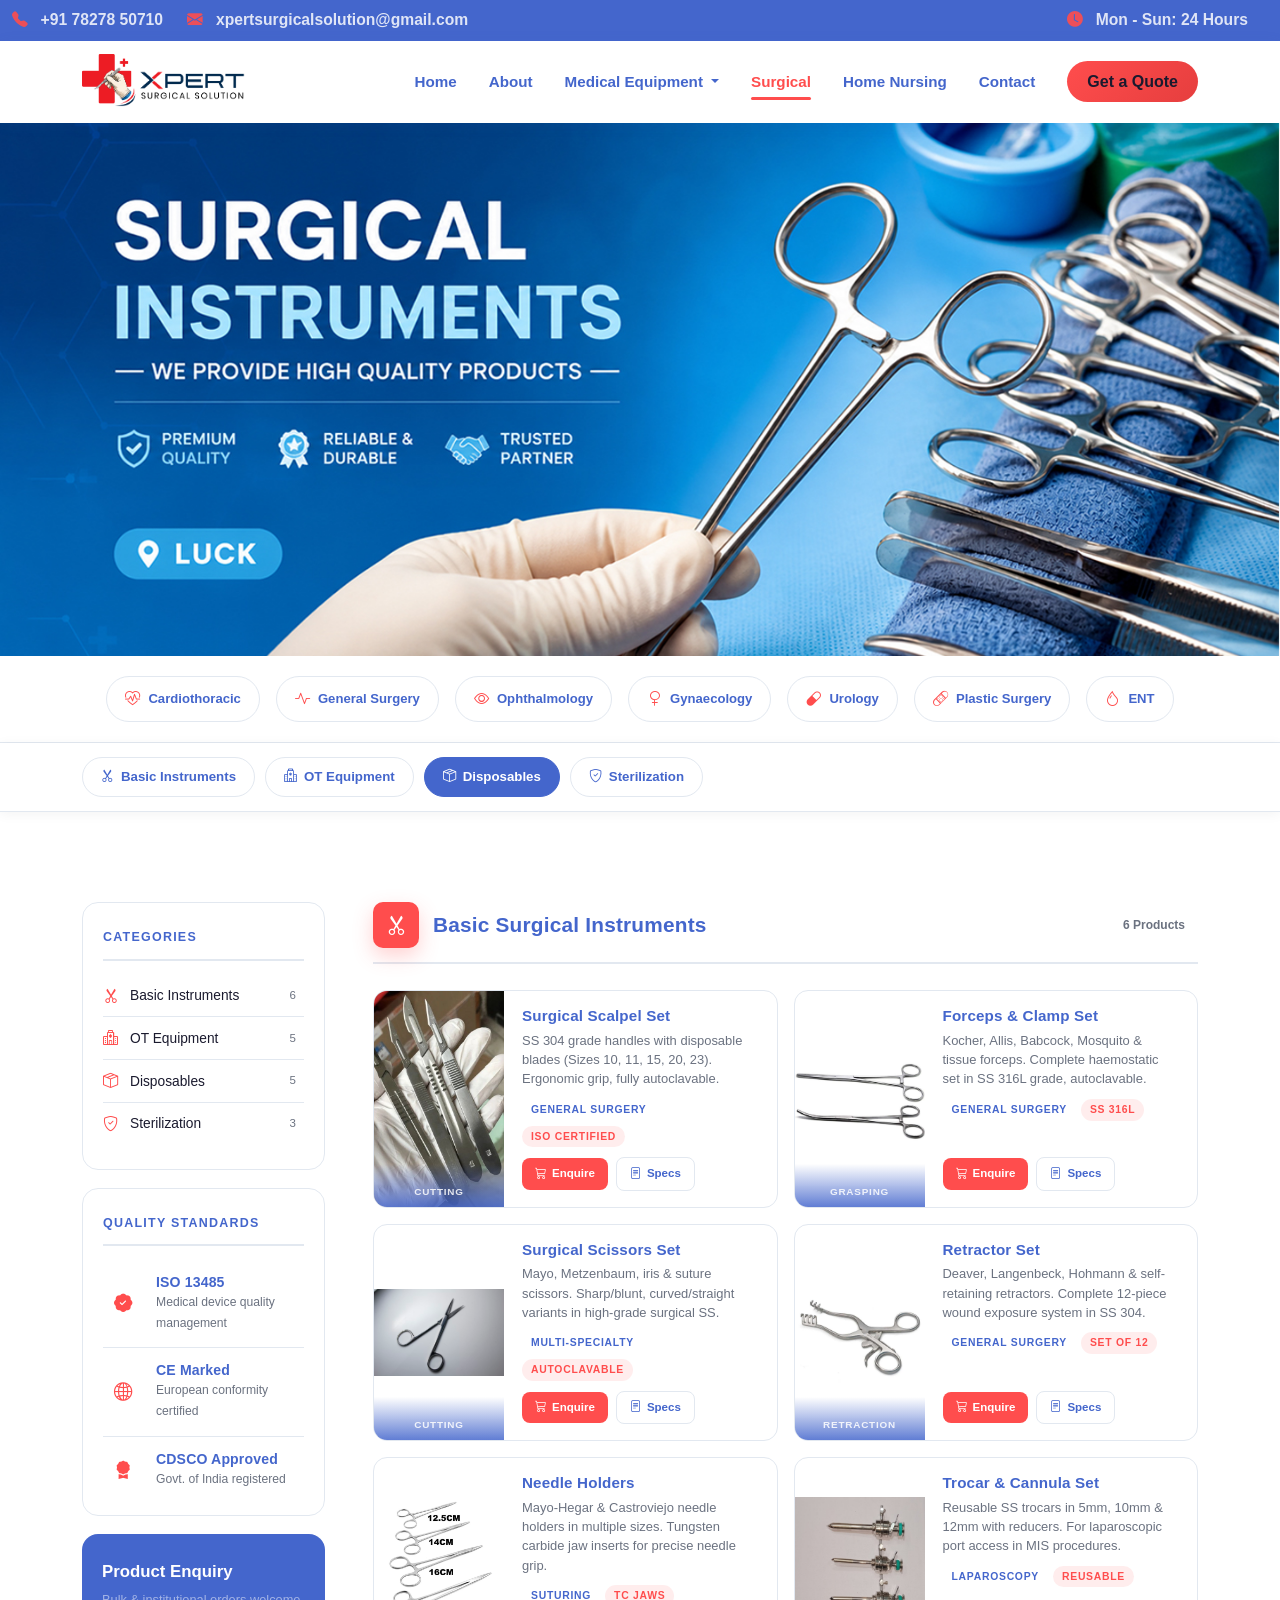
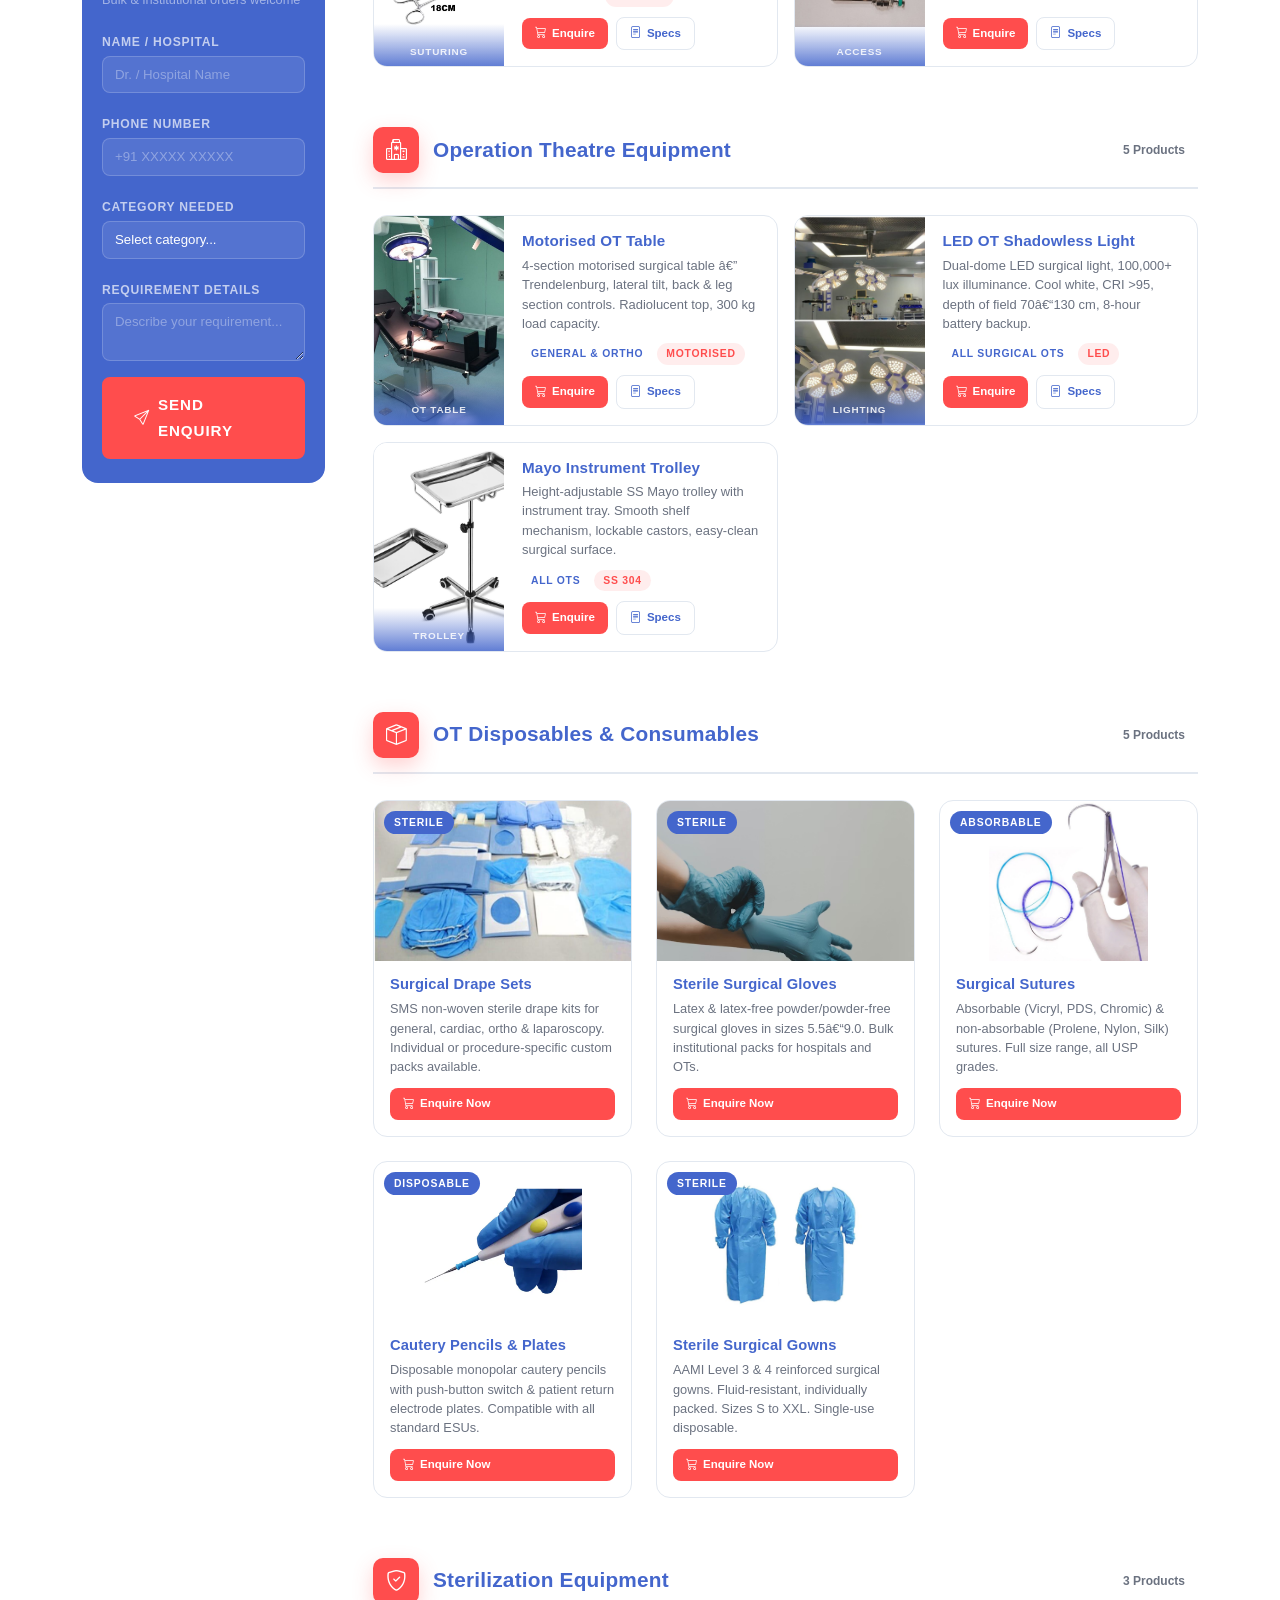
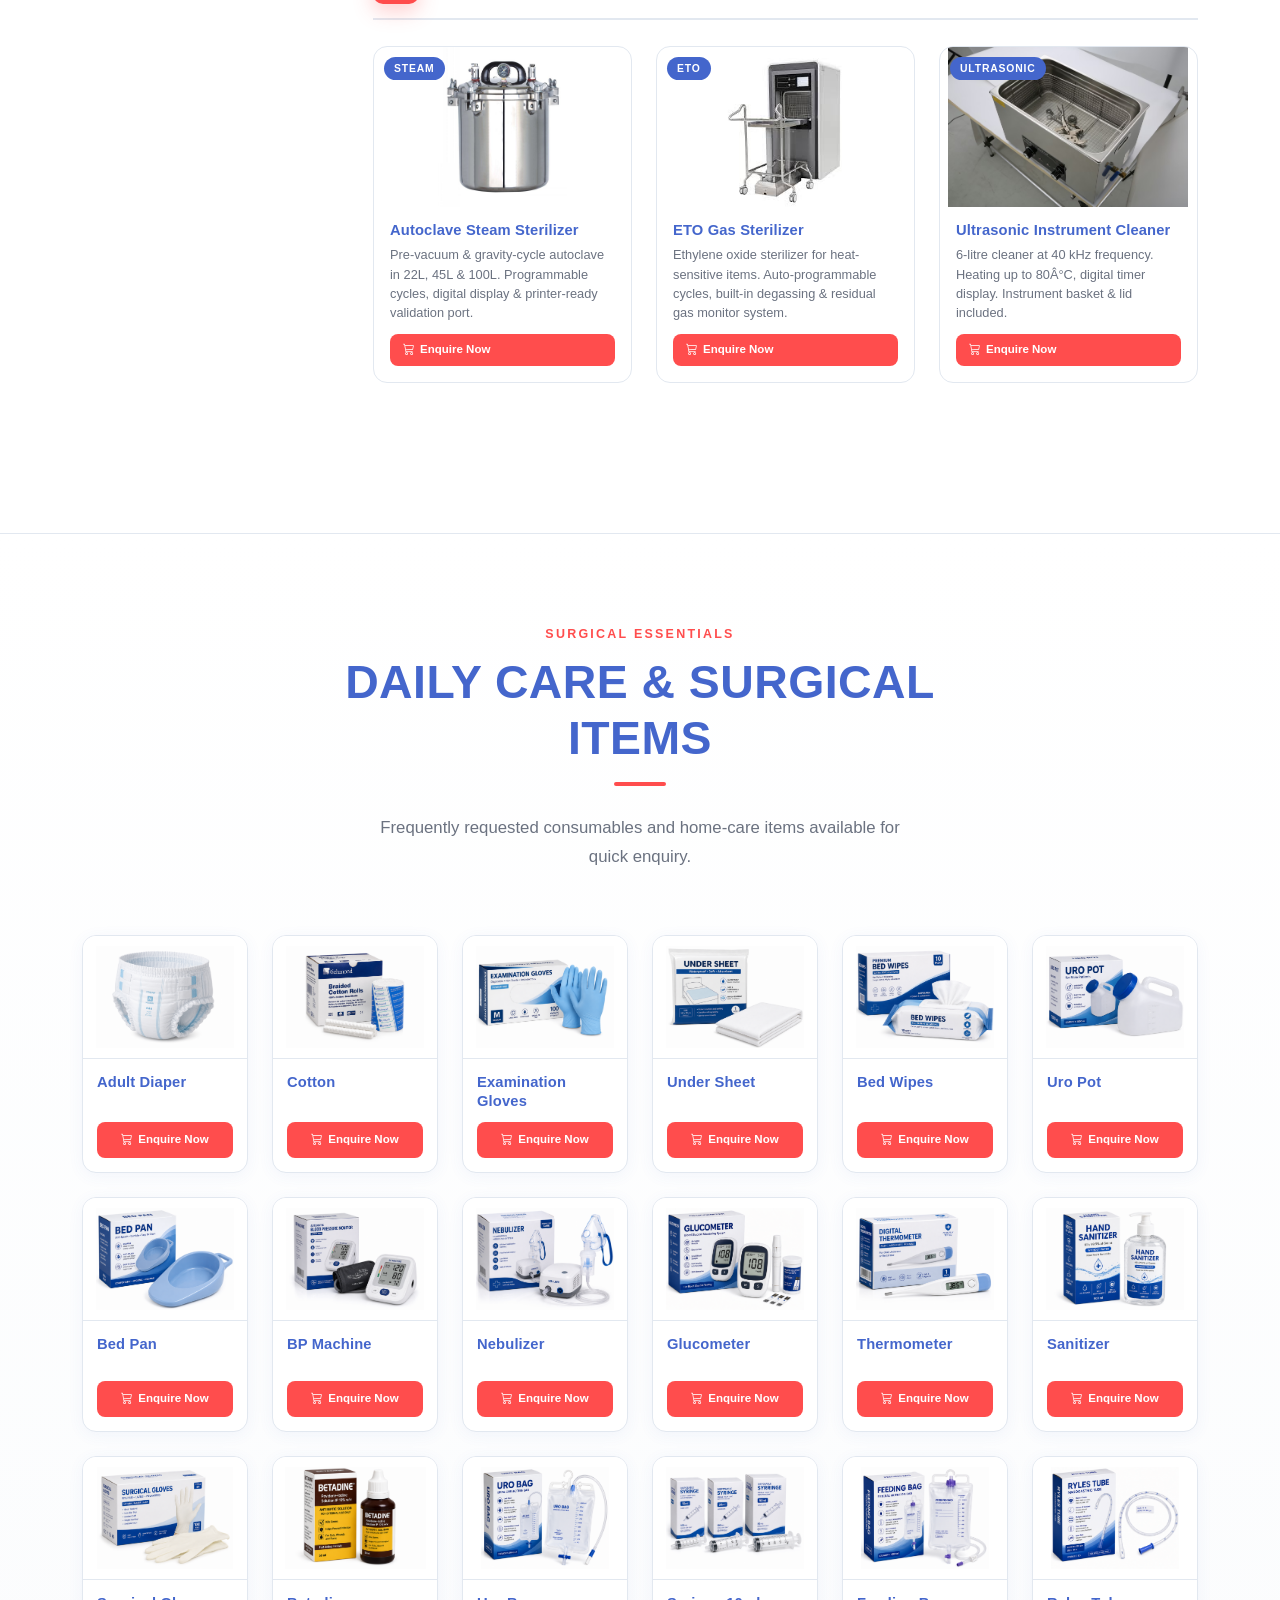
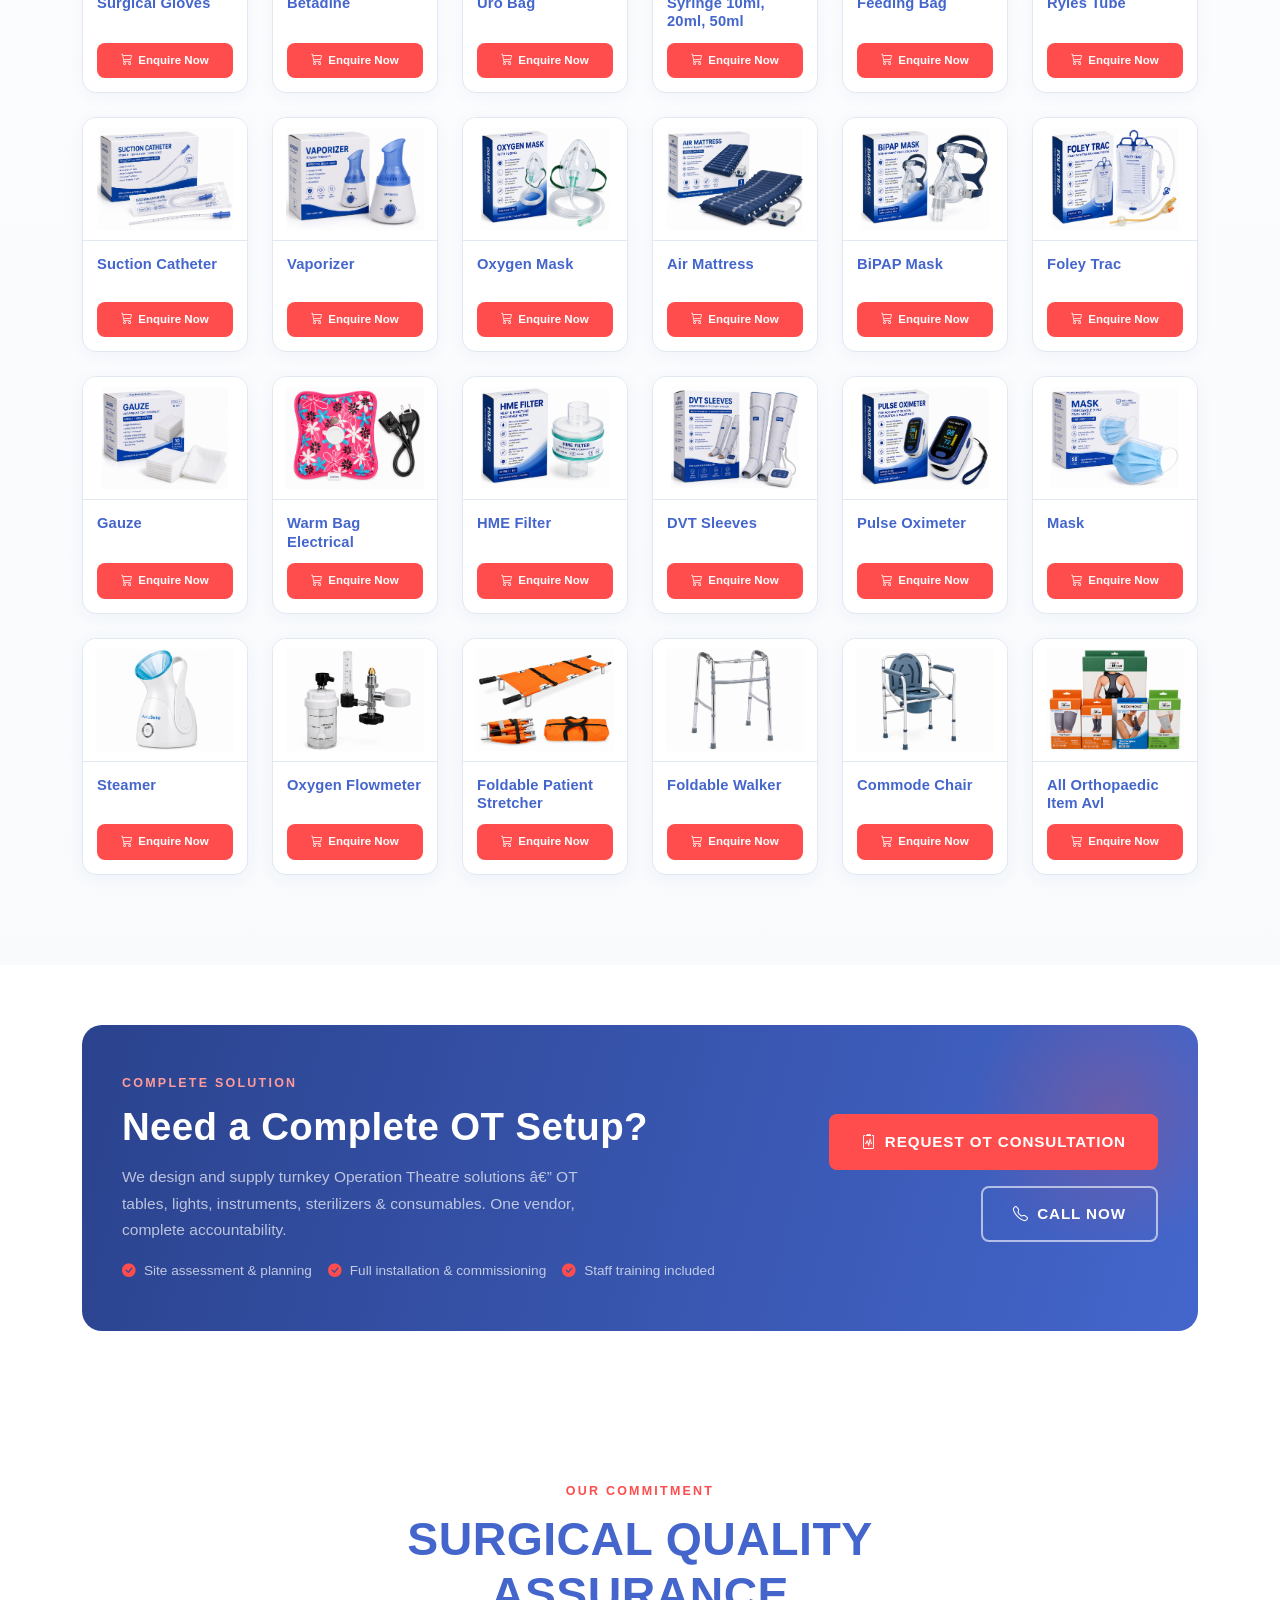
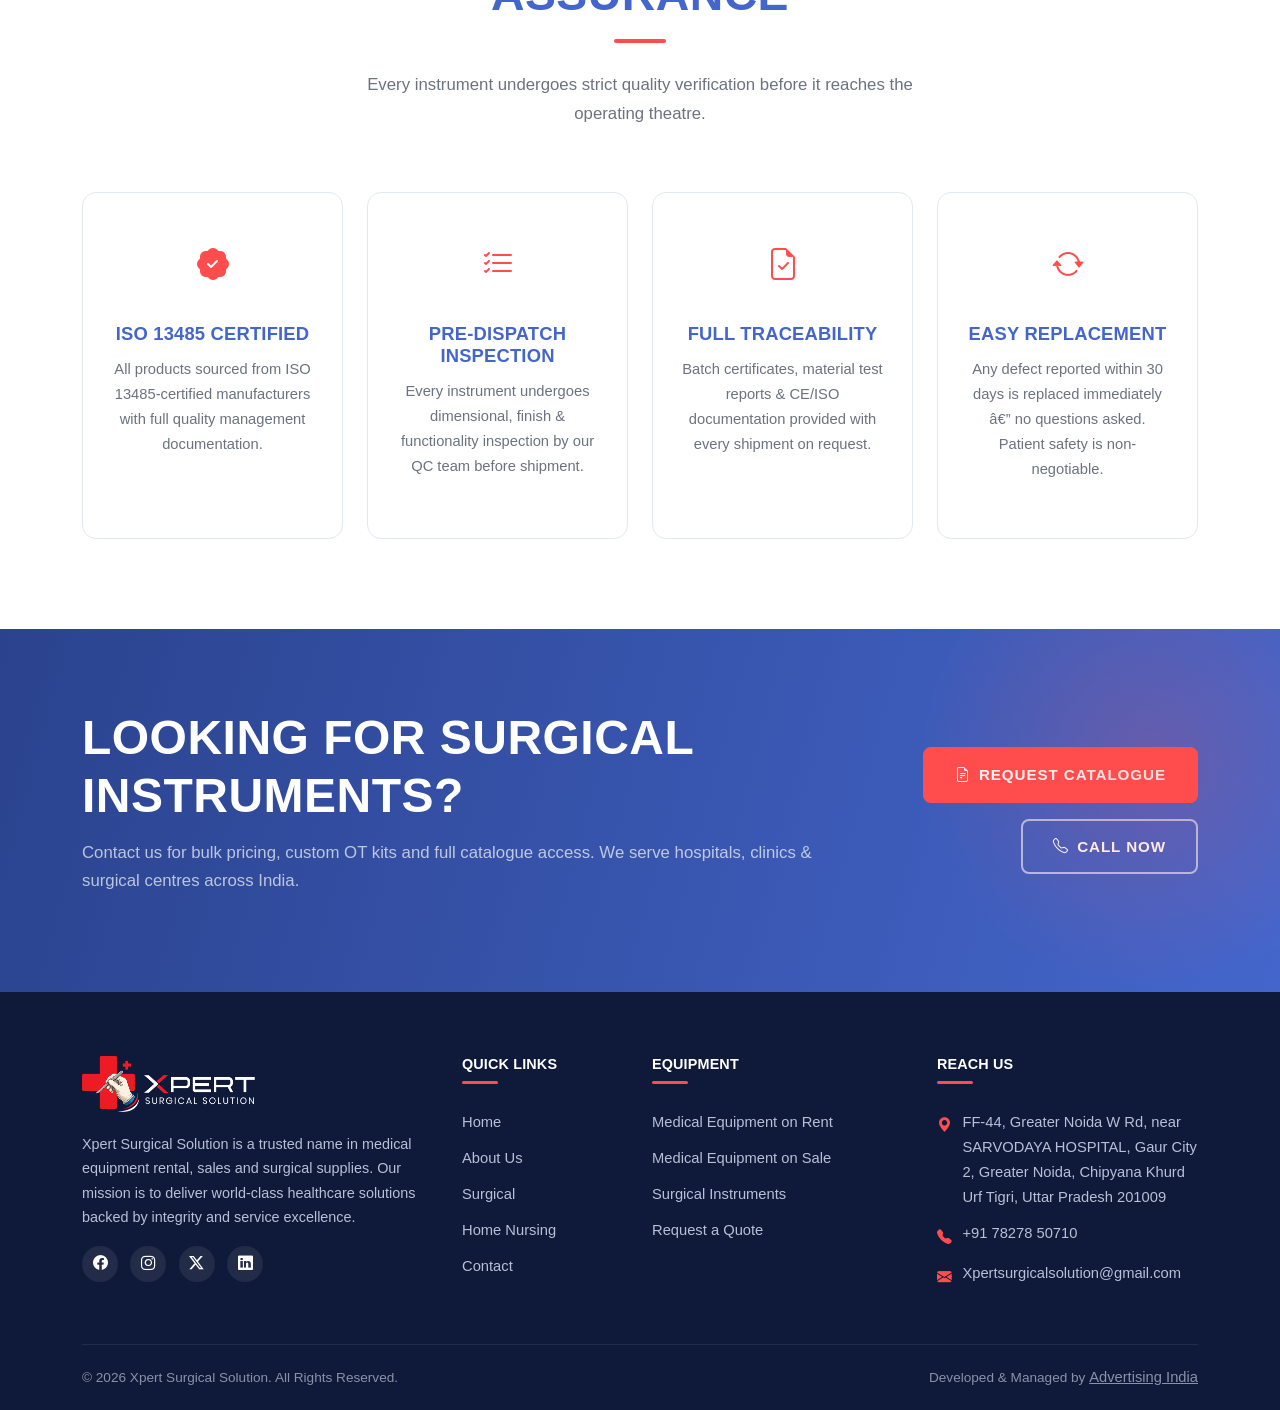
<file: surgical.html>
﻿<!DOCTYPE html>
<html lang="en">
<head>
  <meta charset="UTF-8" />
  <meta name="viewport" content="width=device-width, initial-scale=1.0"/>
  <link rel="icon" type="image/png" href="./img/Logo_Black.png">
  <title>Surgical Instruments & OT Supplies — Xpert Surgical Solution</title>
  <meta name="description" content="Premium surgical instruments, OT equipment, disposables, laparoscopy sets and more from Xpert Surgical Solution. Trusted by surgeons across India.">
  <link rel="stylesheet" href="https://cdn.jsdelivr.net/npm/bootstrap@5.3.3/dist/css/bootstrap.min.css">
  <link rel="stylesheet" href="https://cdn.jsdelivr.net/npm/bootstrap-icons@1.11.3/font/bootstrap-icons.min.css">
  <link rel="stylesheet" href="style.css">
</head>
<body class="surgical-page">

<div class="site-header"></div>

<!-- PAGE HERO -->
<!-- <section class="page-hero" style="background-image: url('./img/about_banner.png');">
  <div class="container">
    <div class="row align-items-center gy-5">
      <div class="col-lg-6">
        <div class="page-hero-breadcrumb mb-3">
          <a href="index.html">Home</a><span class="sep">â€º</span>
          <span class="current">Surgical</span>
        </div>
        <h1 class="page-hero-title">Surgical <span class="text-red">Instruments</span><br>&amp; OT Solutions</h1>
        <p class="surgical-hero-subtitle">
          Premium-grade surgical instruments, OT equipment, laparoscopy systems, disposables and complete operation theatre supplies â€” trusted by surgeons and hospitals across India.
        </p>
        <div class="d-flex flex-wrap gap-3 mt-4">
          <a href="#products" class="btn-xpert"><i class="bi bi-scissors"></i> Browse Catalogue</a>
          <a href="contact.html" class="btn-xpert-outline"><i class="bi bi-file-earmark-text"></i> Request Full Catalogue</a>
        </div>
      </div>
      <div class="col-lg-6">
        <div class="row g-3">
          <div class="col-6">
            <div class="surgical-stat-card">
              <div class="surgical-stat-icon"><i class="bi bi-scissors"></i></div>
              <div><div class="surgical-stat-number">200<span class="text-red">+</span></div><div class="surgical-stat-label">Surgical Products</div></div>
            </div>
          </div>
          <div class="col-6">
            <div class="surgical-stat-card">
              <div class="surgical-stat-icon"><i class="bi bi-hospital"></i></div>
              <div><div class="surgical-stat-number">15<span class="text-red">+</span></div><div class="surgical-stat-label">Specialties Covered</div></div>
            </div>
          </div>
          <div class="col-6">
            <div class="surgical-stat-card">
              <div class="surgical-stat-icon"><i class="bi bi-patch-check-fill"></i></div>
              <div><div class="surgical-stat-number">ISO</div><div class="surgical-stat-label">CE &amp; ISO Certified</div></div>
            </div>
          </div>
          <div class="col-6">
            <div class="surgical-stat-card">
              <div class="surgical-stat-icon"><i class="bi bi-truck"></i></div>
              <div><div class="surgical-stat-number">Pan</div><div class="surgical-stat-label">India Delivery</div></div>
            </div>
          </div>
        </div>
      </div>
    </div>
  </div>
</section> -->

 <section>
    <img src="./img/Surgical-Banner.jpg" alt="Medical Equipment on Rent" class="img-fluid w-100">
  </section>
<!-- SPECIALTIES STRIP -->
<section class="surgical-specialties">
  <div class="container">
    <div class="d-flex flex-wrap gap-3 justify-content-center">
      <div class="specialty-pill"><i class="bi bi-heart-pulse"></i> Cardiothoracic</div>
      <div class="specialty-pill"><i class="bi bi-activity"></i> General Surgery</div>
      <div class="specialty-pill"><i class="bi bi-eye"></i> Ophthalmology</div>
      <!-- <div class="specialty-pill"><i class="bi bi-lungs"></i> Laparoscopy</div> -->
      <!-- <div class="specialty-pill"><i class="bi bi-person-fill"></i> Orthopaedic</div> -->
      <div class="specialty-pill"><i class="bi bi-gender-female"></i> Gynaecology</div>
      <div class="specialty-pill"><i class="bi bi-capsule"></i> Urology</div>
      <div class="specialty-pill"><i class="bi bi-bandaid"></i> Plastic Surgery</div>
      <div class="specialty-pill"><i class="bi bi-droplet"></i> ENT</div>
    </div>
  </div>
</section>

<!-- STICKY TABS -->
<div class="surgical-category-sticky">
  <div class="container">
    <div class="cat-tab-bar">
      <a class="cat-tab active" href="#basic-instruments"><i class="bi bi-scissors"></i> Basic Instruments</a>
      <!-- <a class="cat-tab" href="#laparoscopy"><i class="bi bi-camera-video"></i> Laparoscopy</a> -->
      <a class="cat-tab" href="#ot-equipment"><i class="bi bi-hospital"></i> OT Equipment</a>
      <a class="cat-tab" href="#disposables"><i class="bi bi-box-seam"></i> Disposables</a>
      <!-- <a class="cat-tab" href="#orthopaedic"><i class="bi bi-person-fill"></i> Orthopaedic</a> -->
      <a class="cat-tab" href="#sterilization"><i class="bi bi-shield-check"></i> Sterilization</a>
    </div>
  </div>
</div>

<!-- MAIN -->
<section class="section-pad" id="products">
  <div class="container">
    <div class="row g-5">

      <!-- SIDEBAR -->
      <div class="col-lg-3 d-none d-lg-block">
        <div class="sticky-sidebar">

          <div class="sidebar-box">
            <div class="sb-title">Categories</div>
            <a class="cat-nav-link" href="#basic-instruments"><i class="bi bi-scissors"></i> Basic Instruments <span class="cn-count">6</span></a>
            <!-- <a class="cat-nav-link" href="#laparoscopy"><i class="bi bi-camera-video"></i> Laparoscopy <span class="cn-count">4</span></a> -->
            <a class="cat-nav-link" href="#ot-equipment"><i class="bi bi-hospital"></i> OT Equipment <span class="cn-count">5</span></a>
            <a class="cat-nav-link" href="#disposables"><i class="bi bi-box-seam"></i> Disposables <span class="cn-count">5</span></a>
            <!-- <a class="cat-nav-link" href="#orthopaedic"><i class="bi bi-person-fill"></i> Orthopaedic <span class="cn-count">4</span></a> -->
            <a class="cat-nav-link" href="#sterilization"><i class="bi bi-shield-check"></i> Sterilization <span class="cn-count">3</span></a>
          </div>

          <div class="sidebar-box">
            <div class="sb-title">Quality Standards</div>
            <div class="qa-item">
              <div class="qa-icon"><i class="bi bi-patch-check-fill"></i></div>
              <div><h6>ISO 13485</h6><p>Medical device quality management</p></div>
            </div>
            <div class="qa-item">
              <div class="qa-icon"><i class="bi bi-globe2"></i></div>
              <div><h6>CE Marked</h6><p>European conformity certified</p></div>
            </div>
            <div class="qa-item">
              <div class="qa-icon"><i class="bi bi-award-fill"></i></div>
              <div><h6>CDSCO Approved</h6><p>Govt. of India registered</p></div>
            </div>
          </div>

          <div class="enquiry-box">
            <div class="eq-title">Product Enquiry</div>
            <div class="eq-sub">Bulk &amp; institutional orders welcome</div>
            <div class="mb-3"><label class="form-label">Name / Hospital</label><input type="text" class="form-control" placeholder="Dr. / Hospital Name"></div>
            <div class="mb-3"><label class="form-label">Phone Number</label><input type="tel" class="form-control" placeholder="+91 XXXXX XXXXX"></div>
            <div class="mb-3">
              <label class="form-label">Category Needed</label>
              <select class="form-select">
                <option>Select category...</option>
                <option>Basic Surgical Instruments</option>
                <!-- <option>Laparoscopy Equipment</option> -->
                <option>OT Equipment</option>
                <option>OT Disposables</option>
                <!-- <option>Orthopaedic Instruments</option> -->
                <option>Sterilization Equipment</option>
                <option>Complete OT Setup</option>
              </select>
            </div>
            <div class="mb-3"><label class="form-label">Requirement Details</label><textarea class="form-control" rows="2" placeholder="Describe your requirement..."></textarea></div>
            <a href="contact.html" class="btn-xpert w-100 justify-content-center"><i class="bi bi-send"></i> Send Enquiry</a>
          </div>

        </div>
      </div>

      <!-- PRODUCTS -->
      <div class="col-lg-9">

        <!-- BASIC INSTRUMENTS -->
        <div class="cat-section" id="basic-instruments">
          <div class="cat-section-header">
            <div class="cat-icon"><i class="bi bi-scissors"></i></div>
            <h3>Basic Surgical Instruments</h3>
            <span class="cat-count">6 Products</span>
          </div>
          <div class="row g-3">

            <div class="col-12 col-md-6">
              <div class="surg-card">
                <div class="surg-card-img">
                  <img src="./img/Surgical-Scalpel-Set.jpg" alt="Scalpel Set">
                  <div class="surg-img-tag">Cutting</div>
                </div>
                <div class="surg-card-body">
                  <div>
                    <h5>Surgical Scalpel Set</h5>
                    <p>SS 304 grade handles with disposable blades (Sizes 10, 11, 15, 20, 23). Ergonomic grip, fully autoclavable.</p>
                    <div class="surg-tags"><span class="surg-tag">General Surgery</span><span class="surg-tag red">ISO Certified</span></div>
                  </div>
                  <div class="surg-footer">
                    <a href="contact.html" class="btn-surg-enq"><i class="bi bi-cart3"></i> Enquire</a>
                    <a href="contact.html" class="btn-surg-spec"><i class="bi bi-file-text"></i> Specs</a>
                  </div>
                </div>
              </div>
            </div>

            <div class="col-12 col-md-6">
              <div class="surg-card">
                <div class="surg-card-img">
                  <img src="./img/Forceps-&-Clamp-Set.jpg" alt="Forceps Set" style="object-fit: contain;">
                  <div class="surg-img-tag">Grasping</div>
                </div>
                <div class="surg-card-body">
                  <div>
                    <h5>Forceps &amp; Clamp Set</h5>
                    <p>Kocher, Allis, Babcock, Mosquito &amp; tissue forceps. Complete haemostatic set in SS 316L grade, autoclavable.</p>
                    <div class="surg-tags"><span class="surg-tag">General Surgery</span><span class="surg-tag red">SS 316L</span></div>
                  </div>
                  <div class="surg-footer">
                    <a href="contact.html" class="btn-surg-enq"><i class="bi bi-cart3"></i> Enquire</a>
                    <a href="contact.html" class="btn-surg-spec"><i class="bi bi-file-text"></i> Specs</a>
                  </div>
                </div>
              </div>
            </div>

            <div class="col-12 col-md-6">
              <div class="surg-card">
                <div class="surg-card-img">
                  <img src="./img/Surgical-Scissors-Set.png" alt="Scissors" style="object-fit: contain;">
                  <div class="surg-img-tag">Cutting</div>
                </div>
                <div class="surg-card-body">
                  <div>
                    <h5>Surgical Scissors Set</h5>
                    <p>Mayo, Metzenbaum, iris &amp; suture scissors. Sharp/blunt, curved/straight variants in high-grade surgical SS.</p>
                    <div class="surg-tags"><span class="surg-tag">Multi-Specialty</span><span class="surg-tag red">Autoclavable</span></div>
                  </div>
                  <div class="surg-footer">
                    <a href="contact.html" class="btn-surg-enq"><i class="bi bi-cart3"></i> Enquire</a>
                    <a href="contact.html" class="btn-surg-spec"><i class="bi bi-file-text"></i> Specs</a>
                  </div>
                </div>
              </div>
            </div>

            <div class="col-12 col-md-6">
              <div class="surg-card">
                <div class="surg-card-img">
                  <img src="./img/Retractor-Set.jpg" alt="Retractors" style="object-fit: contain;">
                  <div class="surg-img-tag">Retraction</div>
                </div>
                <div class="surg-card-body">
                  <div>
                    <h5>Retractor Set</h5>
                    <p>Deaver, Langenbeck, Hohmann &amp; self-retaining retractors. Complete 12-piece wound exposure system in SS 304.</p>
                    <div class="surg-tags"><span class="surg-tag">General Surgery</span><span class="surg-tag red">Set of 12</span></div>
                  </div>
                  <div class="surg-footer">
                    <a href="contact.html" class="btn-surg-enq"><i class="bi bi-cart3"></i> Enquire</a>
                    <a href="contact.html" class="btn-surg-spec"><i class="bi bi-file-text"></i> Specs</a>
                  </div>
                </div>
              </div>
            </div>

            <div class="col-12 col-md-6">
              <div class="surg-card">
                <div class="surg-card-img">
                  <img src="./img/Needle-Holders.jpg" alt="Needle Holder" style="object-fit: contain;">
                  <div class="surg-img-tag">Suturing</div>
                </div>
                <div class="surg-card-body">
                  <div>
                    <h5>Needle Holders</h5>
                    <p>Mayo-Hegar &amp; Castroviejo needle holders in multiple sizes. Tungsten carbide jaw inserts for precise needle grip.</p>
                    <div class="surg-tags"><span class="surg-tag">Suturing</span><span class="surg-tag red">TC Jaws</span></div>
                  </div>
                  <div class="surg-footer">
                    <a href="contact.html" class="btn-surg-enq"><i class="bi bi-cart3"></i> Enquire</a>
                    <a href="contact.html" class="btn-surg-spec"><i class="bi bi-file-text"></i> Specs</a>
                  </div>
                </div>
              </div>
            </div>

            <div class="col-12 col-md-6">
              <div class="surg-card">
                <div class="surg-card-img">
                  <img src="./img/Trocar-&-Cannula-Set.jpg" alt="Trocar Set" style="object-fit: contain;">
                  <div class="surg-img-tag">Access</div>
                </div>
                <div class="surg-card-body">
                  <div>
                    <h5>Trocar &amp; Cannula Set</h5>
                    <p>Reusable SS trocars in 5mm, 10mm &amp; 12mm with reducers. For laparoscopic port access in MIS procedures.</p>
                    <div class="surg-tags"><span class="surg-tag">Laparoscopy</span><span class="surg-tag red">Reusable</span></div>
                  </div>
                  <div class="surg-footer">
                    <a href="contact.html" class="btn-surg-enq"><i class="bi bi-cart3"></i> Enquire</a>
                    <a href="contact.html" class="btn-surg-spec"><i class="bi bi-file-text"></i> Specs</a>
                  </div>
                </div>
              </div>
            </div>

          </div>
        </div>

        <!-- LAPAROSCOPY -->
        <!-- <div class="cat-section" id="laparoscopy">
          <div class="cat-section-header">
            <div class="cat-icon"><i class="bi bi-camera-video"></i></div>
            <h3>Laparoscopy Equipment</h3>
            <span class="cat-count">4 Products</span>
          </div>
          <div class="row g-4">
            <div class="col-sm-6 col-xl-3">
              <div class="surg-grid-card">
                <div class="sgc-img"><img src="./img/HD-Laparoscopy-Camera-System.png" alt="HD Camera"><span class="sgc-badge">HD System</span></div>
                <div class="sgc-body"><h5>HD Laparoscopy Camera System</h5><p>Full HD 1080p 3-chip camera with light source, 26" monitor &amp; image processing unit. Crystal-clear MIS visualization.</p><a href="contact.html" class="btn-surg-enq"><i class="bi bi-cart3"></i> Enquire Now</a></div>
              </div>
            </div>
            <div class="col-sm-6 col-xl-3">
              <div class="surg-grid-card">
                <div class="sgc-img"><img src="./img/Laparoscopy-Instrument-Set.jpg" alt="Lap Instruments"><span class="sgc-badge">Instrument Set</span></div>
                <div class="sgc-body"><h5>Laparoscopy Instrument Set</h5><p>Graspers, dissectors, hook, scissors, clip applicator &amp; irrigator. Available in 5mm &amp; 10mm. Reusable SS 316L grade.</p><a href="contact.html" class="btn-surg-enq"><i class="bi bi-cart3"></i> Enquire Now</a></div>
              </div>
            </div>
            <div class="col-sm-6 col-xl-4">
              <div class="surg-grid-card">
                <div class="sgc-img"><img src="./img/CO₂-Insufflator.png" alt="CO2 Insufflator" style="object-fit: contain;"><span class="sgc-badge">Insufflation</span></div>
                <div class="sgc-body"><h5>CO₂ Insufflator</h5><p>Electronic, insufflator with auto pressure regulation up to 30 mmHg. High-flow 40 L/min for rapid peritoneal insufflation.</p><a href="contact.html" class="btn-surg-enq"><i class="bi bi-cart3"></i> Enquire Now</a></div>
              </div>
            </div>
            <div class="col-sm-6 col-xl-4">
              <div class="surg-grid-card">
                <div class="sgc-img"><img src="./img/Electrosurgical-Unit-(ESU).jpg" alt="ESU" style="object-fit: contain;"><span class="sgc-badge">Energy Device</span></div>
                <div class="sgc-body"><h5>Electrosurgical Unit (ESU)</h5><p>Monopolar &amp; bipolar ESU — cut, coagulate &amp; blend modes. 300W output, auto-stop safety, compatible with all standard probes.</p><a href="contact.html" class="btn-surg-enq"><i class="bi bi-cart3"></i> Enquire Now</a></div>
              </div>
            </div>
          </div>
        </div> -->

        <!-- OT EQUIPMENT -->
        <div class="cat-section" id="ot-equipment">
          <div class="cat-section-header">
            <div class="cat-icon"><i class="bi bi-hospital"></i></div>
            <h3>Operation Theatre Equipment</h3>
            <span class="cat-count">5 Products</span>
          </div>
          <div class="row g-3">

            <div class="col-12 col-md-6">
              <div class="surg-card">
                <div class="surg-card-img"><img src="./img/Motorised-OT-Table.jpg" alt="OT Table"><div class="surg-img-tag">OT Table</div></div>
                <div class="surg-card-body">
                  <div><h5>Motorised OT Table</h5><p>4-section motorised surgical table â€” Trendelenburg, lateral tilt, back &amp; leg section controls. Radiolucent top, 300 kg load capacity.</p><div class="surg-tags"><span class="surg-tag">General &amp; Ortho</span><span class="surg-tag red">Motorised</span></div></div>
                  <div class="surg-footer"><a href="contact.html" class="btn-surg-enq"><i class="bi bi-cart3"></i> Enquire</a><a href="contact.html" class="btn-surg-spec"><i class="bi bi-file-text"></i> Specs</a></div>
                </div>
              </div>
            </div>

            <div class="col-12 col-md-6">
              <div class="surg-card">
                <div class="surg-card-img"><img src="./img/LED-OT-Shadowless-Light.jpg" alt="OT Light"><div class="surg-img-tag">Lighting</div></div>
                <div class="surg-card-body">
                  <div><h5>LED OT Shadowless Light</h5><p>Dual-dome LED surgical light, 100,000+ lux illuminance. Cool white, CRI &gt;95, depth of field 70â€“130 cm, 8-hour battery backup.</p><div class="surg-tags"><span class="surg-tag">All Surgical OTs</span><span class="surg-tag red">LED</span></div></div>
                  <div class="surg-footer"><a href="contact.html" class="btn-surg-enq"><i class="bi bi-cart3"></i> Enquire</a><a href="contact.html" class="btn-surg-spec"><i class="bi bi-file-text"></i> Specs</a></div>
                </div>
              </div>
            </div>

            <!-- <div class="col-12 col-md-6">
              <div class="surg-card">
                <div class="surg-card-img"><img src="./img/Anaesthesia-Workstation.jpg" alt="Anaesthesia"><div class="surg-img-tag">Anaesthesia</div></div>
                <div class="surg-card-body">
                  <div><h5>Anaesthesia Workstation</h5><p>Complete anaesthesia machine with integrated ventilator, vaporiser, breathing circuit &amp; patient monitoring module. CE certified.</p><div class="surg-tags"><span class="surg-tag">All Surgical OTs</span><span class="surg-tag red">CE Certified</span></div></div>
                  <div class="surg-footer"><a href="contact.html" class="btn-surg-enq"><i class="bi bi-cart3"></i> Enquire</a><a href="contact.html" class="btn-surg-spec"><i class="bi bi-file-text"></i> Specs</a></div>
                </div>
              </div>
            </div> -->

            <div class="col-12 col-md-6">
              <div class="surg-card">
                <div class="surg-card-img"><img src="./img/Mayo-Instrument-Trolley.jpg" alt="Mayo Trolley"><div class="surg-img-tag">Trolley</div></div>
                <div class="surg-card-body">
                  <div><h5>Mayo Instrument Trolley</h5><p>Height-adjustable SS Mayo trolley with instrument tray. Smooth shelf mechanism, lockable castors, easy-clean surgical surface.</p><div class="surg-tags"><span class="surg-tag">All OTs</span><span class="surg-tag red">SS 304</span></div></div>
                  <div class="surg-footer"><a href="contact.html" class="btn-surg-enq"><i class="bi bi-cart3"></i> Enquire</a><a href="contact.html" class="btn-surg-spec"><i class="bi bi-file-text"></i> Specs</a></div>
                </div>
              </div>
            </div>

            <!-- <div class="col-12 col-md-6">
              <div class="surg-card">
                <div class="surg-card-img"><img src="./img/OT-Suction-Unit.jpg" alt="OT Suction"><div class="surg-img-tag">Suction</div></div>
                <div class="surg-card-body">
                  <div><h5>OT Suction Unit</h5><p>High-vacuum surgical suction with dual 2-litre jar system, adjustable vacuum &amp; complete suction tubing &amp; catheter kit.</p><div class="surg-tags"><span class="surg-tag">All Surgeries</span><span class="surg-tag red">High Vacuum</span></div></div>
                  <div class="surg-footer"><a href="contact.html" class="btn-surg-enq"><i class="bi bi-cart3"></i> Enquire</a><a href="contact.html" class="btn-surg-spec"><i class="bi bi-file-text"></i> Specs</a></div>
                </div>
              </div>
            </div> -->

          </div>
        </div>

        <!-- DISPOSABLES -->
        <div class="cat-section" id="disposables">
          <div class="cat-section-header">
            <div class="cat-icon"><i class="bi bi-box-seam"></i></div>
            <h3>OT Disposables &amp; Consumables</h3>
            <span class="cat-count">5 Products</span>
          </div>
          <div class="row g-4">
            <div class="col-sm-6 col-xl-4">
              <div class="surg-grid-card">
                <div class="sgc-img"><img src="./img/Surgical-Drape-Sets.jpg" alt="Surgical Drapes"><span class="sgc-badge">Sterile</span></div>
                <div class="sgc-body"><h5>Surgical Drape Sets</h5><p>SMS non-woven sterile drape kits for general, cardiac, ortho &amp; laparoscopy. Individual or procedure-specific custom packs available.</p><a href="contact.html" class="btn-surg-enq"><i class="bi bi-cart3"></i> Enquire Now</a></div>
              </div>
            </div>
            <div class="col-sm-6 col-xl-4">
              <div class="surg-grid-card">
                <div class="sgc-img"><img src="./img/Sterile-Surgical-Gloves.png" alt="Surgical Gloves" ><span class="sgc-badge">Sterile</span></div>
                <div class="sgc-body"><h5>Sterile Surgical Gloves</h5><p>Latex &amp; latex-free powder/powder-free surgical gloves in sizes 5.5â€“9.0. Bulk institutional packs for hospitals and OTs.</p><a href="contact.html" class="btn-surg-enq"><i class="bi bi-cart3"></i> Enquire Now</a></div>
              </div>
            </div>
            <div class="col-sm-6 col-xl-4">
              <div class="surg-grid-card">
                <div class="sgc-img"><img src="./img/Surgical-Sutures.jpg" alt="Sutures" style="object-fit: contain;"><span class="sgc-badge">Absorbable</span></div>
                <div class="sgc-body"><h5>Surgical Sutures</h5><p>Absorbable (Vicryl, PDS, Chromic) &amp; non-absorbable (Prolene, Nylon, Silk) sutures. Full size range, all USP grades.</p><a href="contact.html" class="btn-surg-enq"><i class="bi bi-cart3"></i> Enquire Now</a></div>
              </div>
            </div>
            <div class="col-sm-6 col-xl-4">
              <div class="surg-grid-card">
                <div class="sgc-img"><img src="./img/Cautery-Pencils-&-Plates.png" alt="Cautery Pencil" style="object-fit: contain;"><span class="sgc-badge">Disposable</span></div>
                <div class="sgc-body"><h5>Cautery Pencils &amp; Plates</h5><p>Disposable monopolar cautery pencils with push-button switch &amp; patient return electrode plates. Compatible with all standard ESUs.</p><a href="contact.html" class="btn-surg-enq"><i class="bi bi-cart3"></i> Enquire Now</a></div>
              </div>
            </div>
            <div class="col-sm-6 col-xl-4">
              <div class="surg-grid-card">
                <div class="sgc-img"><img src="./img/Sterile-Surgical-Gowns.jpg" alt="Surgical Gown" style="object-fit: contain;"><span class="sgc-badge">Sterile</span></div>
                <div class="sgc-body"><h5>Sterile Surgical Gowns</h5><p>AAMI Level 3 &amp; 4 reinforced surgical gowns. Fluid-resistant, individually packed. Sizes S to XXL. Single-use disposable.</p><a href="contact.html" class="btn-surg-enq"><i class="bi bi-cart3"></i> Enquire Now</a></div>
              </div>
            </div>
          </div>
        </div>

        <!-- ORTHOPAEDIC -->
        <!-- <div class="cat-section" id="orthopaedic">
          <div class="cat-section-header">
            <div class="cat-icon"><i class="bi bi-person-fill"></i></div>
            <h3>Orthopaedic Instruments</h3>
            <span class="cat-count">4 Products</span>
          </div>
          <div class="row g-3">

            <div class="col-12 col-md-6">
              <div class="surg-card">
                <div class="surg-card-img"><img src="./img/Surgical-Bone-Drill.png" alt="Bone Drill" ><div class="surg-img-tag">Power Tool</div></div>
                <div class="surg-card-body">
                  <div><h5>Surgical Bone Drill</h5><p>Pneumatic &amp; electric surgical drill with reversible chuck. Variable speed up to 1200 RPM. Complete orthopaedic bit set included.</p><div class="surg-tags"><span class="surg-tag">Orthopaedic</span><span class="surg-tag red">Variable Speed</span></div></div>
                  <div class="surg-footer"><a href="contact.html" class="btn-surg-enq"><i class="bi bi-cart3"></i> Enquire</a><a href="contact.html" class="btn-surg-spec"><i class="bi bi-file-text"></i> Specs</a></div>
                </div>
              </div>
            </div>

            <div class="col-12 col-md-6">
              <div class="surg-card">
                <div class="surg-card-img"><img src="./img/Oscillating-Bone-Saw.jpg" alt="Bone Saw" style="object-fit: contain;"><div class="surg-img-tag">Power Tool</div></div>
                <div class="surg-card-body">
                  <div><h5>Oscillating Bone Saw</h5><p>Battery-powered saw for joint replacement &amp; fracture surgery. Lightweight, quick blade-change, fully autoclavable body.</p><div class="surg-tags"><span class="surg-tag">Orthopaedic</span><span class="surg-tag red">Cordless</span></div></div>
                  <div class="surg-footer"><a href="contact.html" class="btn-surg-enq"><i class="bi bi-cart3"></i> Enquire</a><a href="contact.html" class="btn-surg-spec"><i class="bi bi-file-text"></i> Specs</a></div>
                </div>
              </div>
            </div>

            <div class="col-12 col-md-6">
              <div class="surg-card">
                <div class="surg-card-img"><img src="./img/Orthopaedic-Instrument-Set.jpg" alt="Ortho Set" ><div class="surg-img-tag">Instrument Set</div></div>
                <div class="surg-card-body">
                  <div><h5>Orthopaedic Instrument Set</h5><p>30-piece set: bone hook, osteotome, chisel, mallet, periosteal elevator, curette &amp; bone gouge. SS 316L high-grade.</p><div class="surg-tags"><span class="surg-tag">Orthopaedic</span><span class="surg-tag red">30 Pieces</span></div></div>
                  <div class="surg-footer"><a href="contact.html" class="btn-surg-enq"><i class="bi bi-cart3"></i> Enquire</a><a href="contact.html" class="btn-surg-spec"><i class="bi bi-file-text"></i> Specs</a></div>
                </div>
              </div>
            </div>

            <div class="col-12 col-md-6">
              <div class="surg-card">
                <div class="surg-card-img"><img src="./img/Pneumatic-Tourniquet-System.jpg" alt="Tourniquet" style="object-fit: contain;"><div class="surg-img-tag">Tourniquet</div></div>
                <div class="surg-card-body">
                  <div><h5>Pneumatic Tourniquet System</h5><p>Dual-port pneumatic tourniquet with digital pressure display, countdown timer alarm &amp; auto pressure regulation. Single &amp; dual cuff.</p><div class="surg-tags"><span class="surg-tag">Orthopaedic</span><span class="surg-tag red">Digital Control</span></div></div>
                  <div class="surg-footer"><a href="contact.html" class="btn-surg-enq"><i class="bi bi-cart3"></i> Enquire</a><a href="contact.html" class="btn-surg-spec"><i class="bi bi-file-text"></i> Specs</a></div>
                </div>
              </div>
            </div>

          </div>
        </div> -->

        <!-- STERILIZATION -->
        <div class="cat-section" id="sterilization">
          <div class="cat-section-header">
            <div class="cat-icon"><i class="bi bi-shield-check"></i></div>
            <h3>Sterilization Equipment</h3>
            <span class="cat-count">3 Products</span>
          </div>
          <div class="row g-4">
            <div class="col-sm-6 col-xl-4">
              <div class="surg-grid-card">
                <div class="sgc-img"><img src="./img/Autoclave-Steam-Sterilizer.jpg" alt="Autoclave" style="object-fit: contain;"><span class="sgc-badge">Steam</span></div>
                <div class="sgc-body"><h5>Autoclave Steam Sterilizer</h5><p>Pre-vacuum &amp; gravity-cycle autoclave in 22L, 45L &amp; 100L. Programmable cycles, digital display &amp; printer-ready validation port.</p><a href="contact.html" class="btn-surg-enq"><i class="bi bi-cart3"></i> Enquire Now</a></div>
              </div>
            </div>
            <div class="col-sm-6 col-xl-4">
              <div class="surg-grid-card">
                <div class="sgc-img"><img src="./img/ETO-Gas-Sterilizer.png" alt="ETO Sterilizer" style="object-fit: contain;"><span class="sgc-badge">ETO</span></div>
                <div class="sgc-body"><h5>ETO Gas Sterilizer</h5><p>Ethylene oxide sterilizer for heat-sensitive items. Auto-programmable cycles, built-in degassing &amp; residual gas monitor system.</p><a href="contact.html" class="btn-surg-enq"><i class="bi bi-cart3"></i> Enquire Now</a></div>
              </div>
            </div>
            <div class="col-sm-6 col-xl-4">
              <div class="surg-grid-card">
                <div class="sgc-img"><img src="./img/Ultrasonic-Instrument-Cleaner.png" alt="Ultrasonic Cleaner" style="object-fit: contain;"><span class="sgc-badge">Ultrasonic</span></div>
                <div class="sgc-body"><h5>Ultrasonic Instrument Cleaner</h5><p>6-litre cleaner at 40 kHz frequency. Heating up to 80Â°C, digital timer display. Instrument basket &amp; lid included.</p><a href="contact.html" class="btn-surg-enq"><i class="bi bi-cart3"></i> Enquire Now</a></div>
              </div>
            </div>
          </div>
        </div>

      </div><!-- /products -->
    </div><!-- /row -->
  </div>
</section>

<!-- SURGICAL ITEMS -->
<section class="section-pad surgical-items-section" id="surgical-items">
  <div class="container">
    <div class="row justify-content-center mb-5">
      <div class="col-lg-7 text-center">
        <span class="section-label">Surgical Essentials</span>
        <h2 class="section-title">Daily Care &amp; Surgical Items</h2>
        <div class="divider-red mx-auto"></div>
        <p class="section-subtitle mx-auto">Frequently requested consumables and home-care items available for quick enquiry.</p>
      </div>
    </div>

    <div class="row g-3 g-lg-4">
      <div class="col-6 col-md-4 col-lg-3 col-xl-2">
        <div class="surgical-item-card">
          <div class="surgical-item-img"><img src="./img/Adult-Diaper.png" alt="Adult Diaper"></div>
          <div class="surgical-item-body"><h5>Adult Diaper</h5><a href="contact.html" class="btn-surg-enq"><i class="bi bi-cart3"></i> Enquire Now</a></div>
        </div>
      </div>
      <div class="col-6 col-md-4 col-lg-3 col-xl-2">
        <div class="surgical-item-card">
          <div class="surgical-item-img"><img src="./img/Cotton.png" alt="Cotton"></div>
          <div class="surgical-item-body"><h5>Cotton</h5><a href="contact.html" class="btn-surg-enq"><i class="bi bi-cart3"></i> Enquire Now</a></div>
        </div>
      </div>
      <div class="col-6 col-md-4 col-lg-3 col-xl-2">
        <div class="surgical-item-card">
          <div class="surgical-item-img"><img src="./img/Examination-Gloves.png" alt="Examination Gloves"></div>
          <div class="surgical-item-body"><h5>Examination Gloves</h5><a href="contact.html" class="btn-surg-enq"><i class="bi bi-cart3"></i> Enquire Now</a></div>
        </div>
      </div>
      <div class="col-6 col-md-4 col-lg-3 col-xl-2">
        <div class="surgical-item-card">
          <div class="surgical-item-img"><img src="./img/Under-Sheet.png" alt="Under Sheet"></div>
          <div class="surgical-item-body"><h5>Under Sheet</h5><a href="contact.html" class="btn-surg-enq"><i class="bi bi-cart3"></i> Enquire Now</a></div>
        </div>
      </div>
      <div class="col-6 col-md-4 col-lg-3 col-xl-2">
        <div class="surgical-item-card">
          <div class="surgical-item-img"><img src="./img/Bed-Wipes.png" alt="Bed Wipes"></div>
          <div class="surgical-item-body"><h5>Bed Wipes</h5><a href="contact.html" class="btn-surg-enq"><i class="bi bi-cart3"></i> Enquire Now</a></div>
        </div>
      </div>
      <div class="col-6 col-md-4 col-lg-3 col-xl-2">
        <div class="surgical-item-card">
          <div class="surgical-item-img"><img src="./img/Uro-Pot.png" alt="Uro Pot"></div>
          <div class="surgical-item-body"><h5>Uro Pot</h5><a href="contact.html" class="btn-surg-enq"><i class="bi bi-cart3"></i> Enquire Now</a></div>
        </div>
      </div>

      <div class="col-6 col-md-4 col-lg-3 col-xl-2">
        <div class="surgical-item-card">
          <div class="surgical-item-img"><img src="./img/Bed-Pan.png" alt="Bed Pan"></div>
          <div class="surgical-item-body"><h5>Bed Pan</h5><a href="contact.html" class="btn-surg-enq"><i class="bi bi-cart3"></i> Enquire Now</a></div>
        </div>
      </div>
      <div class="col-6 col-md-4 col-lg-3 col-xl-2">
        <div class="surgical-item-card">
          <div class="surgical-item-img"><img src="./img/BP-Machine.png" alt="BP Machine"></div>
          <div class="surgical-item-body"><h5>BP Machine</h5><a href="contact.html" class="btn-surg-enq"><i class="bi bi-cart3"></i> Enquire Now</a></div>
        </div>
      </div>
      <div class="col-6 col-md-4 col-lg-3 col-xl-2">
        <div class="surgical-item-card">
          <div class="surgical-item-img"><img src="./img/Nebulizer.png" alt="Nebulizer"></div>
          <div class="surgical-item-body"><h5>Nebulizer</h5><a href="contact.html" class="btn-surg-enq"><i class="bi bi-cart3"></i> Enquire Now</a></div>
        </div>
      </div>
      <div class="col-6 col-md-4 col-lg-3 col-xl-2">
        <div class="surgical-item-card">
          <div class="surgical-item-img"><img src="./img/Glucometer.png" alt="Glucometer"></div>
          <div class="surgical-item-body"><h5>Glucometer</h5><a href="contact.html" class="btn-surg-enq"><i class="bi bi-cart3"></i> Enquire Now</a></div>
        </div>
      </div>
      <div class="col-6 col-md-4 col-lg-3 col-xl-2">
        <div class="surgical-item-card">
          <div class="surgical-item-img"><img src="./img/Thermometer.png" alt="Thermometer"></div>
          <div class="surgical-item-body"><h5>Thermometer</h5><a href="contact.html" class="btn-surg-enq"><i class="bi bi-cart3"></i> Enquire Now</a></div>
        </div>
      </div>
      <div class="col-6 col-md-4 col-lg-3 col-xl-2">
        <div class="surgical-item-card">
          <div class="surgical-item-img"><img src="./img/Sanitizer.png" alt="Sanitizer"></div>
          <div class="surgical-item-body"><h5>Sanitizer</h5><a href="contact.html" class="btn-surg-enq"><i class="bi bi-cart3"></i> Enquire Now</a></div>
        </div>
      </div>

      <div class="col-6 col-md-4 col-lg-3 col-xl-2">
        <div class="surgical-item-card">
          <div class="surgical-item-img"><img src="./img/Surgical-Gloves.png" alt="Surgical Gloves"></div>
          <div class="surgical-item-body"><h5>Surgical Gloves</h5><a href="contact.html" class="btn-surg-enq"><i class="bi bi-cart3"></i> Enquire Now</a></div>
        </div>
      </div>
      <div class="col-6 col-md-4 col-lg-3 col-xl-2">
        <div class="surgical-item-card">
          <div class="surgical-item-img"><img src="./img/Betadine.png" alt="Betadine"></div>
          <div class="surgical-item-body"><h5>Betadine</h5><a href="contact.html" class="btn-surg-enq"><i class="bi bi-cart3"></i> Enquire Now</a></div>
        </div>
      </div>
      <div class="col-6 col-md-4 col-lg-3 col-xl-2">
        <div class="surgical-item-card">
          <div class="surgical-item-img"><img src="./img/Uro-Bag.png" alt="Uro Bag"></div>
          <div class="surgical-item-body"><h5>Uro Bag</h5><a href="contact.html" class="btn-surg-enq"><i class="bi bi-cart3"></i> Enquire Now</a></div>
        </div>
      </div>
      <div class="col-6 col-md-4 col-lg-3 col-xl-2">
        <div class="surgical-item-card">
          <div class="surgical-item-img"><img src="./img/Syringe.png" alt="Syringe 10ml, 20ml, 50ml"></div>
          <div class="surgical-item-body"><h5>Syringe 10ml, 20ml, 50ml</h5><a href="contact.html" class="btn-surg-enq"><i class="bi bi-cart3"></i> Enquire Now</a></div>
        </div>
      </div>
      <div class="col-6 col-md-4 col-lg-3 col-xl-2">
        <div class="surgical-item-card">
          <div class="surgical-item-img"><img src="./img/Feeding-Bag.png" alt="Feeding Bag"></div>
          <div class="surgical-item-body"><h5>Feeding Bag</h5><a href="contact.html" class="btn-surg-enq"><i class="bi bi-cart3"></i> Enquire Now</a></div>
        </div>
      </div>
      <div class="col-6 col-md-4 col-lg-3 col-xl-2">
        <div class="surgical-item-card">
          <div class="surgical-item-img"><img src="./img/Ryles-Tube.png" alt="Ryles Tube"></div>
          <div class="surgical-item-body"><h5>Ryles Tube</h5><a href="contact.html" class="btn-surg-enq"><i class="bi bi-cart3"></i> Enquire Now</a></div>
        </div>
      </div>

      <div class="col-6 col-md-4 col-lg-3 col-xl-2">
        <div class="surgical-item-card">
          <div class="surgical-item-img"><img src="./img/Suction-Catheter.png" alt="Suction Catheter"></div>
          <div class="surgical-item-body"><h5>Suction Catheter</h5><a href="contact.html" class="btn-surg-enq"><i class="bi bi-cart3"></i> Enquire Now</a></div>
        </div>
      </div>
      <div class="col-6 col-md-4 col-lg-3 col-xl-2">
        <div class="surgical-item-card">
          <div class="surgical-item-img"><img src="./img/Vaporizer.png" alt="Vaporizer"></div>
          <div class="surgical-item-body"><h5>Vaporizer</h5><a href="contact.html" class="btn-surg-enq"><i class="bi bi-cart3"></i> Enquire Now</a></div>
        </div>
      </div>
      <div class="col-6 col-md-4 col-lg-3 col-xl-2">
        <div class="surgical-item-card">
          <div class="surgical-item-img"><img src="./img/Oxygen-Mask.png" alt="Oxygen Mask"></div>
          <div class="surgical-item-body"><h5>Oxygen Mask</h5><a href="contact.html" class="btn-surg-enq"><i class="bi bi-cart3"></i> Enquire Now</a></div>
        </div>
      </div>
      <div class="col-6 col-md-4 col-lg-3 col-xl-2">
        <div class="surgical-item-card">
          <div class="surgical-item-img"><img src="./img/Air-Mattress.png" alt="Air Mattress"></div>
          <div class="surgical-item-body"><h5>Air Mattress</h5><a href="contact.html" class="btn-surg-enq"><i class="bi bi-cart3"></i> Enquire Now</a></div>
        </div>
      </div>
      <div class="col-6 col-md-4 col-lg-3 col-xl-2">
        <div class="surgical-item-card">
          <div class="surgical-item-img"><img src="./img/BiPAP-Mask.png" alt="BiPAP Mask"></div>
          <div class="surgical-item-body"><h5>BiPAP Mask</h5><a href="contact.html" class="btn-surg-enq"><i class="bi bi-cart3"></i> Enquire Now</a></div>
        </div>
      </div>
      <div class="col-6 col-md-4 col-lg-3 col-xl-2">
        <div class="surgical-item-card">
          <div class="surgical-item-img"><img src="./img/Foley-Trac.png" alt="Foley Trac"></div>
          <div class="surgical-item-body"><h5>Foley Trac</h5><a href="contact.html" class="btn-surg-enq"><i class="bi bi-cart3"></i> Enquire Now</a></div>
        </div>
      </div>

      <div class="col-6 col-md-4 col-lg-3 col-xl-2">
        <div class="surgical-item-card">
          <div class="surgical-item-img"><img src="./img/Gauze.png" alt="Gauze"></div>
          <div class="surgical-item-body"><h5>Gauze</h5><a href="contact.html" class="btn-surg-enq"><i class="bi bi-cart3"></i> Enquire Now</a></div>
        </div>
      </div>
      <div class="col-6 col-md-4 col-lg-3 col-xl-2">
        <div class="surgical-item-card">
          <div class="surgical-item-img"><img src="./img/Warm-Bag-Electrical.png" alt="Electric Water Bottle"></div>
          <div class="surgical-item-body"><h5> Warm Bag Electrical</h5><a href="contact.html" class="btn-surg-enq"><i class="bi bi-cart3"></i> Enquire Now</a></div>
        </div>
      </div>
      <div class="col-6 col-md-4 col-lg-3 col-xl-2">
        <div class="surgical-item-card">
          <div class="surgical-item-img"><img src="./img/HME-Filter.png" alt="HME Filter"></div>
          <div class="surgical-item-body"><h5>HME Filter</h5><a href="contact.html" class="btn-surg-enq"><i class="bi bi-cart3"></i> Enquire Now</a></div>
        </div>
      </div>
      <div class="col-6 col-md-4 col-lg-3 col-xl-2">
        <div class="surgical-item-card">
          <div class="surgical-item-img"><img src="./img/DVT-Sleeves.png" alt="DVT Sleeves"></div>
          <div class="surgical-item-body"><h5>DVT Sleeves</h5><a href="contact.html" class="btn-surg-enq"><i class="bi bi-cart3"></i> Enquire Now</a></div>
        </div>
      </div>
      <div class="col-6 col-md-4 col-lg-3 col-xl-2">
        <div class="surgical-item-card">
          <div class="surgical-item-img"><img src="./img/Pulse-Oximeter.png" alt="Pulse Oximeter"></div>
          <div class="surgical-item-body"><h5>Pulse Oximeter</h5><a href="contact.html" class="btn-surg-enq"><i class="bi bi-cart3"></i> Enquire Now</a></div>
        </div>
      </div>
      <div class="col-6 col-md-4 col-lg-3 col-xl-2">
        <div class="surgical-item-card">
          <div class="surgical-item-img"><img src="./img/Mask.png" alt="Mask"></div>
          <div class="surgical-item-body"><h5>Mask</h5><a href="contact.html" class="btn-surg-enq"><i class="bi bi-cart3"></i> Enquire Now</a></div>
        </div>
      </div>
      <div class="col-6 col-md-4 col-lg-3 col-xl-2">
        <div class="surgical-item-card">
          <div class="surgical-item-img"><img src="./img/Steamer.png" alt="Mask"></div>
          <div class="surgical-item-body"><h5>Steamer</h5><a href="contact.html" class="btn-surg-enq"><i class="bi bi-cart3"></i> Enquire Now</a></div>
        </div>
      </div>
      <div class="col-6 col-md-4 col-lg-3 col-xl-2">
        <div class="surgical-item-card">
          <div class="surgical-item-img"><img src="./img/Oxygen-Flowmeter.png" alt="Mask"></div>
          <div class="surgical-item-body"><h5>Oxygen Flowmeter</h5><a href="contact.html" class="btn-surg-enq"><i class="bi bi-cart3"></i> Enquire Now</a></div>
        </div>
      </div>
      <div class="col-6 col-md-4 col-lg-3 col-xl-2">
        <div class="surgical-item-card">
          <div class="surgical-item-img"><img src="./img/Foldable-Patient-Stretcher.png" alt="Mask"></div>
          <div class="surgical-item-body"><h5>Foldable Patient Stretcher</h5><a href="contact.html" class="btn-surg-enq"><i class="bi bi-cart3"></i> Enquire Now</a></div>
        </div>
      </div>
      <div class="col-6 col-md-4 col-lg-3 col-xl-2">
        <div class="surgical-item-card">
          <div class="surgical-item-img"><img src="./img/Foldable-Walker.png" alt="Mask"></div>
          <div class="surgical-item-body"><h5>Foldable Walker</h5><a href="contact.html" class="btn-surg-enq"><i class="bi bi-cart3"></i> Enquire Now</a></div>
        </div>
      </div>
      <div class="col-6 col-md-4 col-lg-3 col-xl-2">
        <div class="surgical-item-card">
          <div class="surgical-item-img"><img src="./img/Commode-Chair.png" alt="Mask"></div>
          <div class="surgical-item-body"><h5>Commode Chair</h5><a href="contact.html" class="btn-surg-enq"><i class="bi bi-cart3"></i> Enquire Now</a></div>
        </div>
      </div>
      <div class="col-6 col-md-4 col-lg-3 col-xl-2">
        <div class="surgical-item-card">
          <div class="surgical-item-img"><img src="./img/All-Orthopaedic-Item-Avl.png" alt="Mask"></div>
          <div class="surgical-item-body"><h5>All Orthopaedic Item Avl</h5><a href="contact.html" class="btn-surg-enq"><i class="bi bi-cart3"></i> Enquire Now</a></div>
        </div>
      </div>
    </div>
  </div>
</section>

<!-- COMPLETE OT SETUP -->
<section class="section-pad-sm bg-light-grey">
  <div class="container">
    <div class="surgical-ot-card">
      <div class="surgical-ot-orb"></div>
      <div class="row align-items-center gy-4 position-relative">
        <div class="col-lg-7">
          <span class="section-label surgical-ot-label">Complete Solution</span>
          <h2 class="surgical-ot-title">Need a Complete OT Setup?</h2>
          <p class="surgical-ot-copy">We design and supply turnkey Operation Theatre solutions â€” OT tables, lights, instruments, sterilizers &amp; consumables. One vendor, complete accountability.</p>
          <div class="d-flex flex-wrap gap-3">
            <span class="surgical-ot-feature"><i class="bi bi-check-circle-fill surgical-ot-check"></i> Site assessment &amp; planning</span>
            <span class="surgical-ot-feature"><i class="bi bi-check-circle-fill surgical-ot-check"></i> Full installation &amp; commissioning</span>
            <span class="surgical-ot-feature"><i class="bi bi-check-circle-fill surgical-ot-check"></i> Staff training included</span>
          </div>
        </div>
        <div class="col-lg-5 text-lg-end d-flex flex-wrap gap-3 justify-content-lg-end">
          <a href="contact.html" class="btn-xpert"><i class="bi bi-clipboard2-pulse"></i> Request OT Consultation</a>
          <a href="tel:+91 78278 50710" class="btn-xpert-outline"><i class="bi bi-telephone"></i> Call Now</a>
        </div>
      </div>
    </div>
  </div>
</section>

<!-- QUALITY ASSURANCE -->
<section class="section-pad">
  <div class="container">
    <div class="row justify-content-center mb-5">
      <div class="col-lg-6 text-center">
        <span class="section-label">Our Commitment</span>
        <h2 class="section-title">Surgical Quality Assurance</h2>
        <div class="divider-red mx-auto"></div>
        <p class="section-subtitle mx-auto">Every instrument undergoes strict quality verification before it reaches the operating theatre.</p>
      </div>
    </div>
    <div class="row g-4">
      <div class="col-sm-6 col-lg-3">
        <div class="service-card"><div class="service-icon"><i class="bi bi-patch-check-fill"></i></div><h5>ISO 13485 Certified</h5><p>All products sourced from ISO 13485-certified manufacturers with full quality management documentation.</p></div>
      </div>
      <div class="col-sm-6 col-lg-3">
        <div class="service-card"><div class="service-icon"><i class="bi bi-list-check"></i></div><h5>Pre-Dispatch Inspection</h5><p>Every instrument undergoes dimensional, finish &amp; functionality inspection by our QC team before shipment.</p></div>
      </div>
      <div class="col-sm-6 col-lg-3">
        <div class="service-card"><div class="service-icon"><i class="bi bi-file-earmark-check"></i></div><h5>Full Traceability</h5><p>Batch certificates, material test reports &amp; CE/ISO documentation provided with every shipment on request.</p></div>
      </div>
      <div class="col-sm-6 col-lg-3">
        <div class="service-card"><div class="service-icon"><i class="bi bi-arrow-repeat"></i></div><h5>Easy Replacement</h5><p>Any defect reported within 30 days is replaced immediately â€” no questions asked. Patient safety is non-negotiable.</p></div>
      </div>
    </div>
  </div>
</section>

<!-- CTA -->
<section class="cta-band">
  <div class="container">
    <div class="row align-items-center gy-4">
      <div class="col-lg-8">
        <h2>Looking for Surgical Instruments?</h2>
        <p>Contact us for bulk pricing, custom OT kits and full catalogue access. We serve hospitals, clinics &amp; surgical centres across India.</p>
      </div>
      <div class="col-lg-4 text-lg-end d-flex flex-wrap gap-3 justify-content-lg-end">
        <a href="contact.html" class="btn-xpert"><i class="bi bi-file-earmark-text"></i> Request Catalogue</a>
        <a href="tel:+91 78278 50710" class="btn-xpert-outline"><i class="bi bi-telephone"></i> Call Now</a>
      </div>
    </div>
  </div>
</section>

<div class="site-footer"></div>

<script src="component.js"></script>
<script src="https://cdn.jsdelivr.net/npm/bootstrap@5.3.3/dist/js/bootstrap.bundle.min.js"></script>
<script>
  const sections = document.querySelectorAll('.cat-section');
  const tabs = document.querySelectorAll('.cat-tab');
  const observer = new IntersectionObserver((entries) => {
    entries.forEach(entry => {
      if (entry.isIntersecting) {
        tabs.forEach(t => t.classList.remove('active'));
        const active = document.querySelector(`.cat-tab[href="#${entry.target.id}"]`);
        if (active) active.classList.add('active');
      }
    });
  }, { rootMargin: '-30% 0px -60% 0px' });
  sections.forEach(s => observer.observe(s));
</script>
</body>
</html>
</file>
<file: style.css>
﻿/* ============================================
   Xpert Surgical Solution - Global Stylesheet
   Brand: Red #FF4D4D / Blue #4466CC
   ============================================ */

:root {
  --xss-red: #FF4D4D;
  --xss-red-dark: #E63E3E;
  --xss-navy: #4466CC;
  --xss-navy-dark: #2B438E;
  --xss-light: #ffffff;
  --xss-grey: #6c7589;
  --xss-border: #e5e9f2;
  --xss-text: #1f2a44;
}

html, body {
  font-family: 'Inter', -apple-system, BlinkMacSystemFont, "Segoe UI", Roboto, sans-serif;
  color: var(--xss-text);
  background: #ffffff;
  scroll-behavior: smooth;
}

a { text-decoration: none; }

/* ===== Top Info Bar ===== */
.top-bar {
  background: linear-gradient(90deg, var(--xss-navy-dark) 0%, var(--xss-navy) 100%);
  color: #fff;
  font-size: 0.85rem;
  padding: 0.45rem 0;
}
.top-bar a {
  color: #fff;
  margin-right: 1.25rem;
  opacity: 0.9;
  transition: opacity .2s ease;
}
.top-bar a:hover { opacity: 1; color: #ffffff; }
.top-bar i { color: var(--xss-red); margin-right: .35rem; }

/* ===== Navbar ===== */
.navbar-xss {
  background: #ffffff;
  box-shadow: 0 2px 14px rgba(68, 102, 204,0.07);
  /* padding: .75rem 0; */
  position: sticky;
  top: 0;
  z-index: 1050;
}
.navbar-xss .navbar-brand img {
  height: 56px;
  width: auto;
}
.navbar-xss .nav-link {
  color: var(--xss-navy) !important;
  font-weight: 600;
  font-size: 0.95rem;
  padding: 0.6rem 1rem !important;
  position: relative;
  transition: color .2s ease;
}
.navbar-xss .nav-link:hover,
.navbar-xss .nav-link.active {
  color: var(--xss-red) !important;
}
.navbar-xss .nav-link.active::after {
  content: "";
  position: absolute;
  left: 1rem;
  right: 1rem;
  bottom: 4px;
  height: 3px;
  background: var(--xss-red);
  border-radius: 2px;
}
.navbar-xss .dropdown-menu {
  border: none;
  border-top: 3px solid var(--xss-red);
  border-radius: 0 0 .5rem .5rem;
  box-shadow: 0 8px 24px rgba(68, 102, 204,0.12);
  padding: .5rem 0;
  margin-top: 0;
}
.navbar-xss .dropdown-item {
  font-weight: 500;
  color: var(--xss-navy);
  padding: .6rem 1.25rem;
}
.navbar-xss .dropdown-item:hover,
.navbar-xss .dropdown-item.active {
  background: var(--xss-light);
  color: var(--xss-red);
}
.btn-quote {
  background: linear-gradient(135deg, var(--xss-red) 0%, var(--xss-red-dark) 100%);
  border: none;
  color: #fff;
  font-weight: 600;
  padding: .55rem 1.25rem;
  border-radius: 30px;
  transition: all .2s ease;
}
.btn-quote:hover { background: var(--xss-red-dark); color: #fff; transform: translateY(-1px); }

/* ===== Buttons ===== */
.btn-primary-xss {
  background: linear-gradient(135deg, var(--xss-red) 0%, var(--xss-red-dark) 100%);
  color: #fff;
  border: none;
  font-weight: 600;
  padding: .75rem 1.75rem;
  border-radius: 4px;
  transition: all .2s ease;
}
.btn-primary-xss:hover { background: var(--xss-red-dark); color: #fff; transform: translateY(-2px); box-shadow: 0 6px 16px rgba(255, 77, 77,.25); }

.btn-outline-xss {
  background: transparent;
  color: var(--xss-navy);
  border: 2px solid var(--xss-navy);
  font-weight: 600;
  padding: .65rem 1.65rem;
  border-radius: 4px;
  transition: all .2s ease;
}
.btn-outline-xss:hover { background: var(--xss-navy); color: #fff; }

/* ===== Hero (IBP-style, image background) ===== */
.hero {
  position: relative;
  min-height: 580px;
  color: #fff;
  display: flex;
  align-items: center;
  overflow: hidden;
  /* background: url(./img/jp.jpg); */
  /* width: 1440px; */
  /* background:
    linear-gradient(105deg, rgba(43, 67, 142,0.1) 0%, rgba(68, 102, 204,0.1) 45%, rgba(68, 102, 204,0.1) 100%); */
}
/* .hero::after {
  content: "";
  position: absolute;
  bottom: -1px; left: 0; right: 0;
  height: 80px;
  background: linear-gradient(to top, #fff 0%, rgba(255,255,255,0) 100%);
  pointer-events: none;
} */

/* .container{
  background: url(./img/Untitled-8.jpg);
} */
.hero h1 {
  font-weight: 800;
  font-size: 3.4rem;
  line-height: 1.1;
  margin-bottom: 1.25rem;
  text-shadow: 0 2px 12px rgba(0,0,0,0.25);
}
.hero h1 span { color: #ff5b66; }
.hero h1 .accent-block {
  display: inline-block;
  padding: .15rem .8rem;
  background: var(--xss-red);
  color: #fff;
  border-radius: 6px;
}
.hero p.lead {
  font-size: 1.15rem;
  opacity: 0.95;
  max-width: 600px;
  margin-bottom: 2rem;
  text-shadow: 0 1px 6px rgba(0,0,0,0.25);
}
.hero .hero-badges {
  display: flex; flex-wrap: wrap; gap: 1.5rem;
  margin-top: 1.75rem;
}
.hero .hero-badges div {
  display: flex; align-items: center; gap: .55rem;
  font-weight: 500;
}
.hero .hero-badges i { color: #ff8c95; font-size: 1.1rem; }

/* ===== Scrolling Product Marquee (IBP-style strip) ===== */
.marquee-strip {
  background: linear-gradient(90deg, var(--xss-red) 0%, var(--xss-red-dark) 100%);
  padding: 0;
  overflow: hidden;
  position: relative;
}
.marquee-track {
  display: flex;
  gap: 0;
  width: max-content;
  animation: marquee 38s linear infinite;
}
.marquee-strip:hover .marquee-track { animation-play-state: paused; }
.marquee-item {
  display: inline-flex;
  align-items: center;
  gap: .65rem;
  color: #fff;
  font-weight: 700;
  font-size: .95rem;
  letter-spacing: .5px;
  text-transform: uppercase;
  padding: 1.1rem 2.25rem;
  white-space: nowrap;
  border-right: 1px solid rgba(255,255,255,.18);
}
.marquee-item i { font-size: 1.2rem; opacity: .9; }
@keyframes marquee {
  from { transform: translateX(0); }
  to { transform: translateX(-50%); }
}

/* Carousel Overrides */
.carousel-indicators [data-bs-target] {
  width: 12px;
  height: 12px;
  border-radius: 50%;
  margin: 0 5px;
  background-color: var(--red);
}

.carousel-control-prev,
.carousel-control-next {
  width: 5%;
  opacity: 0.7;
}

.carousel-control-prev:hover,
.carousel-control-next:hover {
  opacity: 1;
}

.carousel-item {
  transition: transform 0.6s ease-in-out, opacity 0.6s ease-in-out;
}

/* ===== Page Banner ===== */
.page-banner {
  background-position: center center;
  background-size: 100% 100%;
  background-repeat: no-repeat;
  color: #fff;
  padding: 4rem 0 3rem;
  text-align: center;
  position: relative;
  min-height: 400px;
  display: flex;
  align-items: center;
  justify-content: center;
}
.page-banner h1 {
  font-weight: 700;
  font-size: 2.5rem;
  margin-bottom: .5rem;
}
.page-banner .breadcrumb-nav a { color: #ffd6d8; }
.page-banner .breadcrumb-nav span { color: rgba(255,255,255,.7); margin: 0 .4rem; }

/* ===== Section ===== */
.section { padding: 5rem 0; }
.section-light { background: var(--xss-light); }
.section-title {
  text-align: center;
  margin-bottom: 3rem;
}
.section-title small {
  display: inline-block;
  color: var(--xss-red);
  font-weight: 700;
  letter-spacing: 2px;
  text-transform: uppercase;
  font-size: .8rem;
  margin-bottom: .75rem;
}
.section-title h2 {
  color: var(--xss-navy);
  font-weight: 700;
  font-size: 2.3rem;
  margin-bottom: .85rem;
}
.section-title p {
  color: var(--xss-grey);
  max-width: 640px;
  margin: 0 auto;
}

/* ===== Service / Feature Cards ===== */
.service-card {
  background: #fff;
  border: 1px solid var(--xss-border);
  border-radius: 10px;
  padding: 2rem 1.75rem;
  height: 100%;
  transition: all .25s ease;
  text-align: center;
}
.service-card:hover {
  border-color: var(--xss-red);
  box-shadow: 0 12px 30px rgba(68, 102, 204,.1);
  transform: translateY(-6px);
}
.service-icon {
  width: 70px; height: 70px;
  background: rgba(255, 77, 77,.08);
  color: var(--xss-red);
  border-radius: 50%;
  display: inline-flex;
  align-items: center; justify-content: center;
  font-size: 1.8rem;
  margin-bottom: 1.25rem;
  transition: all .25s ease;
}
.service-card:hover .service-icon {
  background: var(--xss-red);
  color: #fff;
  transform: rotate(-8deg);
}
.service-card h5 {
  color: var(--xss-navy);
  font-weight: 700;
  margin-bottom: .75rem;
}
.service-card p { color: var(--xss-grey); margin-bottom: 0; font-size: .95rem; }

/* ===== Trust Badges ===== */
.trust-strip {
  background: #fff;
  padding: 2.5rem 0;
  border-top: 1px solid var(--xss-border);
  border-bottom: 1px solid var(--xss-border);
}
.trust-item {
  display: flex; align-items: center; gap: .9rem;
  color: var(--xss-navy);
  font-weight: 600;
}
.trust-item i {
  font-size: 2rem;
  color: var(--xss-red);
  flex-shrink: 0;
}
.trust-item small {
  color: var(--xss-grey);
  font-weight: 400;
  font-size: .82rem;
  display: block;
}

/* ===== Product / Equipment Cards ===== */
.equipment-card {
  background: #fff;
  border-radius: 10px;
  overflow: hidden;
  border: 1px solid var(--xss-border);
  transition: all .25s ease;
  height: 100%;
  display: flex;
  flex-direction: column;
}
.equipment-card:hover {
  box-shadow: 0 14px 30px rgba(68, 102, 204,.12);
  transform: translateY(-4px);
}
.equipment-card .img-wrap {
  position: relative;
  height: 220px;
  overflow: hidden;
  background: var(--xss-light);
}
.equipment-card .img-wrap img {
  width: 100%; height: 100%; object-fit: cover;
  transition: transform .4s ease;
}
.equipment-card:hover .img-wrap img { transform: scale(1.06); }
.equipment-card .tag {
  position: absolute; top: 12px; left: 12px;
  background: var(--xss-red);
  color: #fff;
  padding: 4px 12px;
  font-size: .72rem;
  font-weight: 700;
  letter-spacing: .5px;
  text-transform: uppercase;
  border-radius: 3px;
}
.equipment-card .body {
  padding: 1.25rem 1.25rem 1.5rem;
  flex-grow: 1;
  display: flex;
  flex-direction: column;
}
.equipment-card h5 {
  color: var(--xss-navy);
  font-weight: 700;
  font-size: 1.05rem;
  margin-bottom: .5rem;
}
.equipment-card p {
  color: var(--xss-grey);
  font-size: .9rem;
  flex-grow: 1;
  margin-bottom: 1rem;
}
.equipment-card .footer-row {
  display: flex; align-items: center; justify-content: space-between;
  border-top: 1px solid var(--xss-border);
  padding-top: 1rem;
}
.equipment-card .price-tag {
  color: var(--xss-red);
  font-weight: 700;
}
.equipment-card .more {
  color: var(--xss-navy);
  font-weight: 600;
  font-size: .9rem;
}
.equipment-card .more:hover { color: var(--xss-red); }

/* ===== About Page ===== */
.about-img {
  border-radius: 10px;
  width: 100%;
  box-shadow: 0 14px 35px rgba(68, 102, 204,.15);
}
.about-list {
  list-style: none;
  padding: 0; margin: 1.5rem 0 0;
}
.about-list li {
  padding: .55rem 0;
  color: var(--xss-text);
  display: flex; align-items: flex-start; gap: .65rem;
}
.about-list li i {
  color: var(--xss-red);
  font-size: 1.1rem;
  margin-top: 3px;
}
.stat-box {
  background: #fff;
  border-left: 4px solid var(--xss-red);
  border-radius: 6px;
  padding: 1.25rem 1.5rem;
  box-shadow: 0 4px 14px rgba(68, 102, 204,.06);
  height: 100%;
}
.stat-box h3 {
  color: var(--xss-navy);
  font-weight: 800;
  font-size: 2.2rem;
  margin-bottom: .15rem;
}
.stat-box p { color: var(--xss-grey); margin: 0; font-size: .9rem; font-weight: 500; }

/* ===== Mission / Vision Cards ===== */
.mv-card {
  background: #fff;
  border-radius: 10px;
  padding: 2rem;
  border-top: 4px solid var(--xss-red);
  box-shadow: 0 8px 24px rgba(68, 102, 204,.06);
  height: 100%;
}
.mv-card .mv-icon {
  width: 60px; height: 60px;
  background: var(--xss-navy);
  color: #fff;
  border-radius: 8px;
  display: inline-flex; align-items: center; justify-content: center;
  font-size: 1.5rem;
  margin-bottom: 1rem;
}
.mv-card h4 { color: var(--xss-navy); font-weight: 700; }

/* ===== CTA Strip ===== */
.cta-strip {
  background: linear-gradient(90deg, var(--xss-red) 0%, var(--xss-red-dark) 100%);
  color: #fff;
  padding: 3rem 0;
}
.cta-strip h3 { font-weight: 700; margin-bottom: .25rem; }
.cta-strip p { opacity: .92; margin: 0; }
.cta-strip .btn-light {
  background: #fff;
  color: var(--xss-red);
  font-weight: 700;
  padding: .75rem 1.75rem;
  border-radius: 30px;
  border: none;
}
.cta-strip .btn-light:hover { background: var(--xss-navy); color: #fff; }

/* ===== Contact ===== */
.contact-card {
  background: #fff;
  border-radius: 10px;
  padding: 1.75rem;
  box-shadow: 0 6px 18px rgba(68, 102, 204,.07);
  height: 100%;
  text-align: center;
  border: 1px solid var(--xss-border);
  transition: all .25s ease;
}
.contact-card:hover { transform: translateY(-4px); border-color: var(--xss-red); }
.contact-card .ci-icon {
  width: 60px; height: 60px;
  background: rgba(255, 77, 77,.1);
  color: var(--xss-red);
  border-radius: 50%;
  display: inline-flex; align-items: center; justify-content: center;
  font-size: 1.5rem;
  margin-bottom: 1rem;
}
.contact-card h6 { color: var(--xss-navy); font-weight: 700; margin-bottom: .35rem; }
.contact-card p, .contact-card a {
  color: var(--xss-grey);
  font-size: .95rem;
  margin: 0;
  word-break: break-word;
}
.contact-card a:hover { color: var(--xss-red); }

.form-control, .form-select {
  border: 1.5px solid var(--xss-border);
  padding: .75rem 1rem;
  border-radius: 6px;
  font-size: .95rem;
}
.form-control:focus, .form-select:focus {
  border-color: var(--xss-red);
  box-shadow: 0 0 0 3px rgba(255, 77, 77,.12);
}
.form-label { font-weight: 600; color: var(--xss-navy); font-size: .9rem; }
.map-frame {
  width: 100%;
  height: 100%;
  min-height: 400px;
  border: 0;
  border-radius: 10px;
  display: block;
}

/* ===== Surgical Page Categories ===== */
.cat-card {
  background: #fff;
  border-radius: 10px;
  border: 1px solid var(--xss-border);
  padding: 1.75rem 1.25rem;
  text-align: center;
  transition: all .25s ease;
  height: 100%;
}
.cat-card:hover {
  background: var(--xss-navy);
  color: #fff;
  border-color: var(--xss-navy);
  transform: translateY(-5px);
}
.cat-card i {
  font-size: 2.4rem;
  color: var(--xss-red);
  margin-bottom: .9rem;
  transition: all .25s ease;
}
.cat-card:hover i { color: #fff; }
.cat-card h6 { font-weight: 700; margin: 0; font-size: .98rem; }

/* ===== Footer ===== */
.footer {
  background: #0f1a3a;
  color: #b8c0d6;
  padding: 4rem 0 0;
}
.footer h6 {
  color: #fff;
  font-weight: 700;
  margin-bottom: 1.25rem;
  text-transform: uppercase;
  font-size: .9rem;
  letter-spacing: 1px;
}
.footer h6::after {
  content: "";
  display: block;
  width: 36px; height: 3px;
  background: var(--xss-red);
  margin-top: .5rem;
  border-radius: 2px;
}
.footer a {
  color: #b8c0d6;
  display: block;
  padding: .35rem 0;
  font-size: .92rem;
  transition: color .2s ease;
}
.footer a:hover { color: var(--xss-red); padding-left: 5px; }
.footer img.footer-logo { height: 60px; margin-bottom: 1rem; }
.footer .small-text { font-size: .9rem; line-height: 1.7; }
.footer .social a {
  display: inline-flex;
  width: 36px; height: 36px;
  align-items: center; justify-content: center;
  background: rgba(255,255,255,.08);
  border-radius: 50%;
  margin-right: .5rem;
  padding: 0;
  color: #fff;
}
.footer .social a:hover { background: var(--xss-red); padding-left: 0; }
.footer .copyright {
  border-top: 1px solid rgba(255,255,255,.08);
  margin-top: 3rem;
  padding: 1.25rem 0;
  font-size: .85rem;
  color: #8a92a8;
  display: flex;
  justify-content: space-between;
  align-items: center;
  flex-wrap: wrap;
}

.footer .copyright .design-credit {
  white-space: nowrap;
}
.footer .copyright a {
  display: inline;
  padding: 0;
  text-decoration: underline;
  color: inherit;
}
.footer .copyright a:hover {
  color: var(--xss-red);
  padding-left: 0;
}

@media (max-width: 767.98px) {
  .footer .copyright {
    justify-content: center;
    text-align: center;
    gap: 0.5rem;
  }
  .footer .copyright .design-credit {
    white-space: normal;
  }
}
.footer .footer-contact {
  display: flex; align-items: flex-start; gap: .65rem;
  padding: .35rem 0;
  font-size: .92rem;
}
.footer .footer-contact i { color: var(--xss-red); margin-top: 4px; }

/* ===== Responsive ===== */
@media (max-width: 991.98px) {
  .hero { padding: 3.5rem 0 4rem; text-align: center; }
  .hero h1 { font-size: 2.3rem; }
  .hero .hero-img { margin-top: 2rem; max-width: 80%; }
  .navbar-xss .nav-link.active::after { display: none; }
  .navbar-xss .navbar-collapse { padding-top: 1rem; }
  .section { padding: 3.5rem 0; }
  .section-title h2 { font-size: 1.8rem; }
  .page-banner h1 { font-size: 2rem; }
  .navbar-xss .navbar-brand img { height: 46px; }
}
@media (max-width: 575.98px) {
  .top-bar { font-size: .78rem; text-align: center; }
  .top-bar a { display: inline-block; margin: 0 .5rem; }
  .hero h1 { font-size: 1.9rem; }
  .stat-box h3 { font-size: 1.7rem; }
}

/* ===== Equipment Page  Category Blocks ===== */
.cat-block {
  margin-top: 3rem;
  padding-top: 2rem;
  border-top: 1px solid var(--xss-border);
}
.cat-block:first-of-type { border-top: 0; padding-top: 0; margin-top: 1rem; }
.cat-head {
  display: flex; align-items: center; gap: 1rem;
  margin-bottom: 1.75rem;
}
.cat-icon {
  flex: 0 0 auto;
  width: 64px; height: 64px;
  background: linear-gradient(135deg, var(--xss-red), #b30410);
  color: #fff;
  display: grid; place-items: center;
  border-radius: 14px;
  font-size: 1.7rem;
  box-shadow: 0 8px 20px rgba(255, 77, 77,.25);
}
.cat-head h3 {
  color: var(--xss-navy); font-weight: 700;
  font-size: 1.55rem; margin: 0;
}
.cat-head p { color: var(--xss-grey); margin: .15rem 0 0; font-size: .95rem; }

/* Product cards */
.prod-card {
  background: #fff;
  border: 1px solid var(--xss-border);
  border-radius: 12px;
  overflow: hidden;
  height: 100%;
  position: relative;
  transition: transform .25s ease, box-shadow .25s ease;
}
.prod-card:hover {
  transform: translateY(-4px);
  box-shadow: 0 14px 30px rgba(68, 102, 204,.12);
}
.prod-card img {
  width: 100%;
  height: 180px;
  object-fit: cover;
  display: block;
}
.prod-card .pc-tag {
  position: absolute;
  top: 12px; left: 12px;
  background: var(--xss-red);
  color: #fff;
  font-size: .72rem;
  font-weight: 700;
  letter-spacing: 1px;
  padding: .25rem .6rem;
  border-radius: 4px;
  text-transform: uppercase;
  z-index: 2;
}
.prod-card .pc-body { padding: 1rem 1.1rem 1.2rem; }
.prod-card .pc-body h6 {
  color: var(--xss-navy); font-weight: 700; margin-bottom: .35rem;
  font-size: 1.05rem;
}
.prod-card .pc-meta {
  display: block;
  color: var(--xss-grey);
  font-size: .85rem;
  margin-bottom: .85rem;
}
.prod-card .pc-btn {
  display: inline-flex; align-items: center; gap: .35rem;
  color: var(--xss-red);
  text-decoration: none;
  font-weight: 600;
  font-size: .9rem;
}
.prod-card .pc-btn:hover { color: var(--xss-navy); }
.prod-card .pc-btn i { transition: transform .2s ease; }
.prod-card .pc-btn:hover i { transform: translateX(3px); }

/* Horizontal product card variant */
.prod-card.prod-row {
  display: flex; flex-direction: row;
}
.prod-card.prod-row img { width: 180px; height: 100%; min-height: 140px; }
.prod-card.prod-row .pc-body { flex: 1; padding: 1.1rem 1.25rem; }
@media (max-width: 575px) {
  .prod-card.prod-row { flex-direction: column; }
  .prod-card.prod-row img { width: 100%; height: 180px; }
}

/* Mini cards (icon + label) for accessory grids */
.mini-card {
  display: flex; align-items: center; gap: .85rem;
  background: #fff;
  border: 1px solid var(--xss-border);
  border-left: 4px solid var(--xss-red);
  border-radius: 8px;
  padding: 1rem 1.1rem;
  height: 100%;
  transition: all .2s ease;
}
.mini-card:hover {
  border-left-color: var(--xss-navy);
  box-shadow: 0 6px 16px rgba(68, 102, 204,.08);
  transform: translateY(-2px);
}
.mini-card i {
  flex: 0 0 auto;
  font-size: 1.6rem;
  color: var(--xss-red);
  width: 44px; height: 44px;
  background: rgba(255, 77, 77,.08);
  border-radius: 8px;
  display: grid; place-items: center;
}
.mini-card h6 { color: var(--xss-navy); margin: 0 0 .15rem; font-size: 1rem; font-weight: 700; }
.mini-card span { color: var(--xss-grey); font-size: .82rem; }

/* Step cards */
.step-card {
  background: #fff;
  border: 1px solid var(--xss-border);
  border-radius: 12px;
  padding: 1.75rem 1.25rem;
  text-align: center;
  height: 100%;
  position: relative;
}
.step-card .step-num {
  width: 48px; height: 48px;
  border-radius: 50%;
  background: var(--xss-red);
  color: #fff;
  font-weight: 800;
  font-size: 1.2rem;
  display: grid; place-items: center;
  margin: 0 auto 1rem;
  box-shadow: 0 6px 16px rgba(255, 77, 77,.3);
}
.step-card h5 { color: var(--xss-navy); font-weight: 700; }
.step-card p { color: var(--xss-grey); font-size: .92rem; margin: 0; }

/* ===== Equipment Rent Page Styles (migrated) ===== */

/* Source: equipment-rent.css */

/* ============================================================
   XPERT SURGICAL SOLUTION — Global Stylesheet
   Colors from Logo:
     Navy Blue : #4466CC
     Red Accent: #FF4D4D
     Light Grey : #ffffff
     Mid Grey  : #ffffff
   ============================================================ */

/* ── CSS Variables ─────────────────────────────────────── */
:root {
  --navy:       #4466CC;
  --navy-dark:  #2B438E;
  --navy-light: #5C85FF;
  --red:        #FF4D4D;
  --red-dark:   #E63E3E;
  --white:      #ffffff;
  --light:      #ffffff;
  --border:     #e2e8f0;
  --mid:        #6B7280;
  --dark:       #1a1a2e;
  --font-head:  'Outfit', sans-serif;
  --font-body:  'Outfit', sans-serif;
  --radius:     8px;
  --shadow:     0 4px 24px rgba(68, 102, 204, 0.10);
  --shadow-lg:  0 8px 40px rgba(68, 102, 204, 0.18);
  --transition: 0.28s cubic-bezier(.4,0,.2,1);
}

/* â”€â”€ Reset & Base â”€â”€â”€â”€â”€â”€â”€â”€â”€â”€â”€â”€â”€â”€â”€â”€â”€â”€â”€â”€â”€â”€â”€â”€â”€â”€â”€â”€â”€â”€â”€â”€â”€â”€â”€â”€â”€â”€â”€â”€â”€â”€ */
:is(.equipment-rent-page, .equipment-sale-page, .surgical-page, .contact-page) *, :is(.equipment-rent-page, .equipment-sale-page, .surgical-page, .contact-page) *::before, :is(.equipment-rent-page, .equipment-sale-page, .surgical-page, .contact-page) *::after { box-sizing: border-box; }

html { scroll-behavior: smooth; }

body:is(.equipment-rent-page, .equipment-sale-page, .surgical-page, .contact-page) {
  font-family: var(--font-body);
  color: var(--dark);
  background: var(--white);
  font-size: 16px;
  line-height: 1.7;
  -webkit-font-smoothing: antialiased;
}

:is(.equipment-rent-page, .equipment-sale-page, .surgical-page, .contact-page) h1, :is(.equipment-rent-page, .equipment-sale-page, .surgical-page, .contact-page) h2, :is(.equipment-rent-page, .equipment-sale-page, .surgical-page, .contact-page) h3, :is(.equipment-rent-page, .equipment-sale-page, .surgical-page, .contact-page) h4, :is(.equipment-rent-page, .equipment-sale-page, .surgical-page, .contact-page) h5, :is(.equipment-rent-page, .equipment-sale-page, .surgical-page, .contact-page) h6 {
  font-family: var(--font-head);
  font-weight: 700;
  line-height: 1.2;
  letter-spacing: 0.01em;
}

:is(.equipment-rent-page, .equipment-sale-page, .surgical-page, .contact-page) a { text-decoration: none; color: inherit; }
:is(.equipment-rent-page, .equipment-sale-page, .surgical-page, .contact-page) img { max-width: 100%; display: block; }

/* â”€â”€ Utility â”€â”€â”€â”€â”€â”€â”€â”€â”€â”€â”€â”€â”€â”€â”€â”€â”€â”€â”€â”€â”€â”€â”€â”€â”€â”€â”€â”€â”€â”€â”€â”€â”€â”€â”€â”€â”€â”€â”€â”€â”€â”€â”€â”€â”€â”€â”€ */
:is(.equipment-rent-page, .equipment-sale-page, .surgical-page, .contact-page) .section-pad     { padding: 90px 0; }
:is(.equipment-rent-page, .equipment-sale-page, .surgical-page, .contact-page) .section-pad-sm  { padding: 60px 0; }
:is(.equipment-rent-page, .equipment-sale-page, .surgical-page, .contact-page) .text-navy       { color: var(--navy) !important; }
:is(.equipment-rent-page, .equipment-sale-page, .surgical-page, .contact-page) .text-red        { color: var(--red)  !important; }
:is(.equipment-rent-page, .equipment-sale-page, .surgical-page, .contact-page) .bg-navy         { background: var(--navy); }
:is(.equipment-rent-page, .equipment-sale-page, .surgical-page, .contact-page) .bg-light-grey   { background: var(--light); }
:is(.equipment-rent-page, .equipment-sale-page, .surgical-page, .contact-page) .fw-800          { font-weight: 800; }

:is(.equipment-rent-page, .equipment-sale-page, .surgical-page, .contact-page) .section-label {
  font-family: var(--font-head);
  font-size: 0.78rem;
  font-weight: 700;
  letter-spacing: 0.18em;
  text-transform: uppercase;
  color: var(--red);
  display: block;
  margin-bottom: 10px;
}

:is(.equipment-rent-page, .equipment-sale-page, .surgical-page, .contact-page) .section-title {
  font-family: var(--font-head);
  font-size: clamp(2rem, 4vw, 2.9rem);
  font-weight: 800;
  color: var(--navy);
  margin-bottom: 16px;
  text-transform: uppercase;
}

:is(.equipment-rent-page, .equipment-sale-page, .surgical-page, .contact-page) .section-subtitle {
  color: var(--mid);
  font-size: 1.05rem;
  max-width: 560px;
}

:is(.equipment-rent-page, .equipment-sale-page, .surgical-page, .contact-page) .divider-red {
  width: 52px;
  height: 4px;
  background: var(--red);
  border-radius: 2px;
  margin: 16px 0 28px;
}

/* â”€â”€ Buttons â”€â”€â”€â”€â”€â”€â”€â”€â”€â”€â”€â”€â”€â”€â”€â”€â”€â”€â”€â”€â”€â”€â”€â”€â”€â”€â”€â”€â”€â”€â”€â”€â”€â”€â”€â”€â”€â”€â”€â”€â”€â”€â”€â”€â”€â”€â”€ */
:is(.equipment-rent-page, .equipment-sale-page, .surgical-page, .contact-page) .btn-xpert {
  display: inline-flex;
  align-items: center;
  gap: 8px;
  background: var(--red);
  color: var(--white);
  font-family: var(--font-head);
  font-weight: 700;
  font-size: 0.95rem;
  letter-spacing: 0.06em;
  text-transform: uppercase;
  padding: 13px 30px;
  border-radius: var(--radius);
  border: 2px solid var(--red);
  transition: var(--transition);
  cursor: pointer;
}
:is(.equipment-rent-page, .equipment-sale-page, .surgical-page, .contact-page) .btn-xpert:hover {
  background: var(--red-dark);
  border-color: var(--red-dark);
  color: var(--white);
  transform: translateY(-2px);
  box-shadow: 0 6px 20px rgba(255, 77, 77,0.30);
}

:is(.equipment-rent-page, .equipment-sale-page, .surgical-page, .contact-page) .btn-xpert-outline {
  display: inline-flex;
  align-items: center;
  gap: 8px;
  background: transparent;
  color: var(--white);
  font-family: var(--font-head);
  font-weight: 700;
  font-size: 0.95rem;
  letter-spacing: 0.06em;
  text-transform: uppercase;
  padding: 13px 30px;
  border-radius: var(--radius);
  border: 2px solid rgba(255,255,255,0.6);
  transition: var(--transition);
  cursor: pointer;
}
:is(.equipment-rent-page, .equipment-sale-page, .surgical-page, .contact-page) .btn-xpert-outline:hover {
  background: rgba(255,255,255,0.12);
  border-color: var(--white);
  color: var(--white);
  transform: translateY(-2px);
}

:is(.equipment-rent-page, .equipment-sale-page, .surgical-page, .contact-page) .btn-navy {
  display: inline-flex;
  align-items: center;
  gap: 8px;
  background: linear-gradient(135deg, var(--navy) 0%, var(--navy-dark) 100%);
  color: var(--white);
  font-family: var(--font-head);
  font-weight: 700;
  font-size: 0.95rem;
  letter-spacing: 0.06em;
  text-transform: uppercase;
  padding: 13px 30px;
  border-radius: var(--radius);
  border: 2px solid var(--navy);
  transition: var(--transition);
  cursor: pointer;
}
:is(.equipment-rent-page, .equipment-sale-page, .surgical-page, .contact-page) .btn-navy:hover {
  background: var(--navy-dark);
  border-color: var(--navy-dark);
  color: var(--white);
  transform: translateY(-2px);
  box-shadow: var(--shadow);
}

/* â”€â”€ Navbar â”€â”€â”€â”€â”€â”€â”€â”€â”€â”€â”€â”€â”€â”€â”€â”€â”€â”€â”€â”€â”€â”€â”€â”€â”€â”€â”€â”€â”€â”€â”€â”€â”€â”€â”€â”€â”€â”€â”€â”€â”€â”€â”€â”€â”€â”€â”€â”€ */
:is(.equipment-rent-page, .equipment-sale-page, .surgical-page, .contact-page) .xpert-navbar {
  background: var(--white);
  border-bottom: none;
  padding: 18px 0;
  position: sticky;
  top: 0;
  z-index: 1000;
  box-shadow: 0 3px 14px rgba(68, 102, 204,0.06);
  transition: box-shadow var(--transition);
}

:is(.equipment-rent-page, .equipment-sale-page, .surgical-page, .contact-page) .top-bar .container,
:is(.equipment-rent-page, .equipment-sale-page, .surgical-page, .contact-page) .xpert-navbar .container {
  max-width: 1640px;
}

:is(.equipment-rent-page, .equipment-sale-page, .surgical-page, .contact-page) .xpert-navbar .navbar-brand img {
  height: 74px;
  width: auto;
}

:is(.equipment-rent-page, .equipment-sale-page, .surgical-page, .contact-page) .xpert-navbar .navbar-nav {
  gap: 18px;
}

:is(.equipment-rent-page, .equipment-sale-page, .surgical-page, .contact-page) .xpert-navbar .nav-link {
  font-family: var(--font-head);
  font-weight: 700;
  font-size: 1rem;
  letter-spacing: 0;
  text-transform: none;
  color: var(--navy) !important;
  padding: 22px 18px !important;
  position: relative;
  transition: color var(--transition);
}

:is(.equipment-rent-page, .equipment-sale-page, .surgical-page, .contact-page) .xpert-navbar .nav-link::after {
  content: '';
  position: absolute;
  bottom: 12px;
  left: 18px;
  right: 18px;
  height: 3px;
  background: var(--red);
  border-radius: 999px;
  transform: scaleX(0);
  transition: transform var(--transition);
}

:is(.equipment-rent-page, .equipment-sale-page, .surgical-page, .contact-page) .xpert-navbar .nav-link:hover,
:is(.equipment-rent-page, .equipment-sale-page, .surgical-page, .contact-page) .xpert-navbar .nav-link.active {
  color: var(--red) !important;
}
:is(.equipment-rent-page, .equipment-sale-page, .surgical-page, .contact-page) .xpert-navbar .nav-link:hover::after,
:is(.equipment-rent-page, .equipment-sale-page, .surgical-page, .contact-page) .xpert-navbar .nav-link.active::after {
  transform: scaleX(1);
}

:is(.equipment-rent-page, .equipment-sale-page, .surgical-page, .contact-page) .xpert-navbar .dropdown-menu {
  border: none;
  border-radius: var(--radius);
  box-shadow: var(--shadow-lg);
  padding: 8px 0;
  min-width: 240px;
  border-top: 3px solid var(--red);
  margin-top: 0;
}

:is(.equipment-rent-page, .equipment-sale-page, .surgical-page, .contact-page) .xpert-navbar .dropdown-item {
  font-family: var(--font-head);
  font-weight: 600;
  font-size: 0.88rem;
  letter-spacing: 0;
  text-transform: none;
  color: var(--navy);
  padding: 10px 22px;
  transition: var(--transition);
  display: flex;
  align-items: center;
  gap: 10px;
}
:is(.equipment-rent-page, .equipment-sale-page, .surgical-page, .contact-page) .xpert-navbar .dropdown-item:hover {
  background: var(--light);
  color: var(--red);
  padding-left: 28px;
}

:is(.equipment-rent-page, .equipment-sale-page, .surgical-page, .contact-page) .xpert-navbar .navbar-toggler {
  border: 2px solid var(--navy);
  border-radius: var(--radius);
  padding: 6px 10px;
}
:is(.equipment-rent-page, .equipment-sale-page, .surgical-page, .contact-page) .xpert-navbar .navbar-toggler-icon {
  background-image: url("data:image/svg+xml,%3csvg xmlns='http://www.w3.org/2000/svg' viewBox='0 0 30 30'%3e%3cpath stroke='%231B2E5E' stroke-linecap='round' stroke-miterlimit='10' stroke-width='2' d='M4 7h22M4 15h22M4 23h22'/%3e%3c/svg%3e");
}

:is(.equipment-rent-page, .equipment-sale-page, .surgical-page, .contact-page) .xpert-navbar .nav-quote-btn {
  display: inline-flex;
  align-items: center;
  justify-content: center;
  background: #FF4D4D;
  color: var(--white);
  font-family: var(--font-head);
  font-size: 1rem;
  font-weight: 800;
  padding: 14px 28px;
  min-width: 166px;
  border-radius: 999px;
  text-decoration: none;
  transition: var(--transition);
  white-space: nowrap;
}

:is(.equipment-rent-page, .equipment-sale-page, .surgical-page, .contact-page) .xpert-navbar .nav-quote-btn:hover {
  background: var(--red-dark);
  color: var(--white);
  transform: translateY(-1px);
  box-shadow: 0 10px 24px rgba(255, 77, 77,0.24);
}

/* Top Info Bar */
:is(.equipment-rent-page, .equipment-sale-page, .surgical-page, .contact-page) .top-bar {
  background: var(--navy);
  color: rgba(255,255,255,0.90);
  font-size: 0.98rem;
  font-family: var(--font-body);
  font-weight: 600;
  padding: 7px 0;
}
:is(.equipment-rent-page, .equipment-sale-page, .surgical-page, .contact-page) .top-bar-inner {
  display: flex;
  align-items: center;
  justify-content: space-between;
  gap: 24px;
  flex-wrap: wrap;
}
:is(.equipment-rent-page, .equipment-sale-page, .surgical-page, .contact-page) .top-bar-contact,
:is(.equipment-rent-page, .equipment-sale-page, .surgical-page, .contact-page) .top-bar-hours {
  display: flex;
  align-items: center;
  gap: 26px;
  flex-wrap: wrap;
}
:is(.equipment-rent-page, .equipment-sale-page, .surgical-page, .contact-page) .top-bar a,
:is(.equipment-rent-page, .equipment-sale-page, .surgical-page, .contact-page) .top-bar span {
  display: inline-flex;
  align-items: center;
  gap: 7px;
}
:is(.equipment-rent-page, .equipment-sale-page, .surgical-page, .contact-page) .top-bar a { color: rgba(255,255,255,0.92); transition: color var(--transition); }
:is(.equipment-rent-page, .equipment-sale-page, .surgical-page, .contact-page) .top-bar a:hover { color: var(--white); }
:is(.equipment-rent-page, .equipment-sale-page, .surgical-page, .contact-page) .top-bar i { color: #FF4D4D; }
:is(.equipment-rent-page, .equipment-sale-page, .surgical-page, .contact-page) .top-bar .top-bar-divider { opacity: 0.3; margin: 0 12px; }

/* ── Hero Section ────────────────────────────────────────── */
:is(.equipment-rent-page, .equipment-sale-page, .surgical-page, .contact-page) .hero {
  min-height: 88vh;
  background: linear-gradient(105deg, var(--navy-dark) 0%, var(--navy) 55%, var(--navy-light) 100%);
  position: relative;
  overflow: hidden;
  display: flex;
  align-items: center;
}

:is(.equipment-rent-page, .equipment-sale-page, .surgical-page, .contact-page) .hero::before {
  content: '';
  position: absolute;
  inset: 0;
  background: url("data:image/svg+xml,%3Csvg width='60' height='60' viewBox='0 0 60 60' xmlns='http://www.w3.org/2000/svg'%3E%3Cg fill='none' fill-rule='evenodd'%3E%3Cg fill='%23ffffff' fill-opacity='0.03'%3E%3Cpath d='M36 34v-4h-2v4h-4v2h4v4h2v-4h4v-2h-4zm0-30V0h-2v4h-4v2h4v4h2V6h4V4h-4zM6 34v-4H4v4H0v2h4v4h2v-4h4v-2H6zM6 4V0H4v4H0v2h4v4h2V6h4V4H6z'/%3E%3C/g%3E%3C/g%3E%3C/svg%3E");
}

:is(.equipment-rent-page, .equipment-sale-page, .surgical-page, .contact-page) .hero::after {
  content: '';
  position: absolute;
  right: -100px;
  top: -100px;
  width: 600px;
  height: 600px;
  background: radial-gradient(circle, rgba(255, 77, 77,0.18) 0%, transparent 65%);
  pointer-events: none;
}

:is(.equipment-rent-page, .equipment-sale-page, .surgical-page, .contact-page) .hero-content { position: relative; z-index: 2; }

:is(.equipment-rent-page, .equipment-sale-page, .surgical-page, .contact-page) .hero-badge {
  margin-top: 20px;
  display: inline-flex;
  align-items: center;
  gap: 8px;
  background: rgba(255, 77, 77,0.18);
  border: 1px solid rgba(255, 77, 77,0.4);
  color: #ff9b9b;
  font-family: var(--font-head);
  font-size: 0.78rem;
  font-weight: 700;
  letter-spacing: 0.14em;
  text-transform: uppercase;
  padding: 6px 16px;
  border-radius: 50px;
  margin-bottom: 10px;
}
:is(.equipment-rent-page, .equipment-sale-page, .surgical-page, .contact-page) .hero-badge span { width: 6px; height: 6px; background: var(--red); border-radius: 50%; display: inline-block; }

:is(.equipment-rent-page, .equipment-sale-page, .surgical-page, .contact-page) .hero-title {
  font-family: var(--font-head);
  font-size: clamp(2.8rem, 6vw, 5rem);
  font-weight: 800;
  color: var(--white);
  text-transform: uppercase;
  line-height: 1.05;
  margin-bottom: 24px;
}

:is(.equipment-rent-page, .equipment-sale-page, .surgical-page, .contact-page) .hero-title .accent { color: var(--red); }

:is(.equipment-rent-page, .equipment-sale-page, .surgical-page, .contact-page) .hero-desc {
  color: rgba(255,255,255,0.72);
  font-size: 1.08rem;
  max-width: 480px;
  margin-bottom: 36px;
  line-height: 1.75;
}

:is(.equipment-rent-page, .equipment-sale-page, .surgical-page, .contact-page) .hero-stats {
  display: flex;
  gap: 32px;
  margin-top: 48px;
  flex-wrap: wrap;
}

:is(.equipment-rent-page, .equipment-sale-page, .surgical-page, .contact-page) .hero-stat {
  text-align: left;
}

:is(.equipment-rent-page, .equipment-sale-page, .surgical-page, .contact-page) .hero-stat .num {
  font-family: var(--font-head);
  font-size: 2.2rem;
  font-weight: 800;
  color: var(--white);
  line-height: 1;
}

:is(.equipment-rent-page, .equipment-sale-page, .surgical-page, .contact-page) .hero-stat .num span { color: var(--red); }

:is(.equipment-rent-page, .equipment-sale-page, .surgical-page, .contact-page) .hero-stat .lbl {
  color: rgba(255,255,255,0.55);
  font-size: 0.82rem;
  letter-spacing: 0.06em;
  text-transform: uppercase;
  margin-top: 4px;
}

:is(.equipment-rent-page, .equipment-sale-page, .surgical-page, .contact-page) .hero-image-wrap {
  position: relative;
  z-index: 2;
  display: flex;
  justify-content: center;
  align-items: center;
}

:is(.equipment-rent-page, .equipment-sale-page, .surgical-page, .contact-page) .hero-img-card {
  background: rgba(255,255,255,0.07);
  backdrop-filter: blur(12px);
  border: 1px solid rgba(255,255,255,0.14);
  border-radius: 20px;
  overflow: hidden;
  width: 100%;
  max-width: 480px;
  box-shadow: 0 24px 60px rgba(0,0,0,0.35);
}

:is(.equipment-rent-page, .equipment-sale-page, .surgical-page, .contact-page) .hero-img-card img {
  width: 100%;
  height: 420px;
  object-fit: cover;
  display: block;
}

:is(.equipment-rent-page, .equipment-sale-page, .surgical-page, .contact-page) .hero-img-badge {
  position: absolute;
  bottom: 24px;
  left: -20px;
  background: var(--white);
  border-radius: var(--radius);
  padding: 12px 18px;
  box-shadow: var(--shadow-lg);
  display: flex;
  align-items: center;
  gap: 10px;
  font-family: var(--font-head);
}

:is(.equipment-rent-page, .equipment-sale-page, .surgical-page, .contact-page) .hero-img-badge .badge-icon {
  width: 38px;
  height: 38px;
  background: var(--red);
  border-radius: 50%;
  display: flex;
  align-items: center;
  justify-content: center;
  color: white;
  font-size: 1.1rem;
}

:is(.equipment-rent-page, .equipment-sale-page, .surgical-page, .contact-page) .hero-img-badge .badge-text strong {
  display: block;
  font-size: 0.9rem;
  font-weight: 700;
  color: var(--navy);
  text-transform: uppercase;
}

:is(.equipment-rent-page, .equipment-sale-page, .surgical-page, .contact-page) .hero-img-badge .badge-text span {
  font-size: 0.75rem;
  color: var(--mid);
}

/* â”€â”€ Trust Badges â”€â”€â”€â”€â”€â”€â”€â”€â”€â”€â”€â”€â”€â”€â”€â”€â”€â”€â”€â”€â”€â”€â”€â”€â”€â”€â”€â”€â”€â”€â”€â”€â”€â”€â”€â”€â”€â”€â”€â”€â”€â”€â”€ */
:is(.equipment-rent-page, .equipment-sale-page, .surgical-page, .contact-page) .trust-bar {
  background: var(--navy-dark);
  padding: 22px 0;
  border-bottom: 3px solid var(--red);
}

:is(.equipment-rent-page, .equipment-sale-page, .surgical-page, .contact-page) .trust-item {
  display: flex;
  align-items: center;
  gap: 12px;
  color: rgba(255,255,255,0.80);
  font-family: var(--font-head);
  font-size: 0.88rem;
  font-weight: 600;
  letter-spacing: 0.04em;
  text-transform: uppercase;
  justify-content: center;
}

:is(.equipment-rent-page, .equipment-sale-page, .surgical-page, .contact-page) .trust-item i {
  color: var(--red);
  font-size: 1.4rem;
}

:is(.equipment-rent-page, .equipment-sale-page, .surgical-page, .contact-page) .trust-divider {
  width: 1px;
  height: 36px;
  background: rgba(255,255,255,0.15);
}

/* â”€â”€ Service Cards â”€â”€â”€â”€â”€â”€â”€â”€â”€â”€â”€â”€â”€â”€â”€â”€â”€â”€â”€â”€â”€â”€â”€â”€â”€â”€â”€â”€â”€â”€â”€â”€â”€â”€â”€â”€â”€â”€â”€â”€â”€ */
:is(.equipment-rent-page, .equipment-sale-page, .surgical-page, .contact-page) .service-card {
  background: var(--white);
  border: 1px solid var(--border);
  border-radius: 14px;
  padding: 36px 28px;
  text-align: center;
  transition: var(--transition);
  height: 100%;
  position: relative;
  overflow: hidden;
}

:is(.equipment-rent-page, .equipment-sale-page, .surgical-page, .contact-page) .service-card::before {
  content: '';
  position: absolute;
  top: 0;
  left: 0;
  right: 0;
  height: 4px;
  background: var(--red);
  transform: scaleX(0);
  transition: transform var(--transition);
}

:is(.equipment-rent-page, .equipment-sale-page, .surgical-page, .contact-page) .service-card:hover {
  transform: translateY(-6px);
  box-shadow: var(--shadow-lg);
  border-color: transparent;
}

:is(.equipment-rent-page, .equipment-sale-page, .surgical-page, .contact-page) .service-card:hover::before {
  transform: scaleX(1);
}

:is(.equipment-rent-page, .equipment-sale-page, .surgical-page, .contact-page) .service-icon {
  width: 72px;
  height: 72px;
  background: var(--light);
  border-radius: 50%;
  display: flex;
  align-items: center;
  justify-content: center;
  margin: 0 auto 22px;
  font-size: 2rem;
  color: var(--red);
  transition: var(--transition);
}

:is(.equipment-rent-page, .equipment-sale-page, .surgical-page, .contact-page) .service-card:hover .service-icon {
  background: var(--red);
  color: var(--white);
  transform: scale(1.08);
}

:is(.equipment-rent-page, .equipment-sale-page, .surgical-page, .contact-page) .service-card h5 {
  font-family: var(--font-head);
  font-size: 1.15rem;
  font-weight: 700;
  color: var(--navy);
  text-transform: uppercase;
  margin-bottom: 12px;
}

:is(.equipment-rent-page, .equipment-sale-page, .surgical-page, .contact-page) .service-card p {
  color: var(--mid);
  font-size: 0.92rem;
  margin-bottom: 20px;
}

:is(.equipment-rent-page, .equipment-sale-page, .surgical-page, .contact-page) .service-link {
  font-family: var(--font-head);
  font-size: 0.82rem;
  font-weight: 700;
  letter-spacing: 0.08em;
  text-transform: uppercase;
  color: var(--red);
  display: inline-flex;
  align-items: center;
  gap: 6px;
  transition: gap var(--transition);
}

:is(.equipment-rent-page, .equipment-sale-page, .surgical-page, .contact-page) .service-card:hover .service-link { gap: 10px; }

/* â”€â”€ Product / Equipment Cards â”€â”€â”€â”€â”€â”€â”€â”€â”€â”€â”€â”€â”€â”€â”€â”€â”€â”€â”€â”€â”€â”€â”€â”€â”€â”€â”€â”€â”€ */
:is(.equipment-rent-page, .equipment-sale-page, .surgical-page, .contact-page) .product-card {
  background: var(--white);
  border: 1px solid var(--border);
  border-radius: 14px;
  overflow: hidden;
  transition: var(--transition);
  height: 100%;
  display: flex;
  flex-direction: column;
}

:is(.equipment-rent-page, .equipment-sale-page, .surgical-page, .contact-page) .product-card:hover {
  box-shadow: var(--shadow-lg);
  transform: translateY(-5px);
  border-color: transparent;
}

:is(.equipment-rent-page, .equipment-sale-page, .surgical-page, .contact-page) .product-card-img {
  width: 100%;
  height: 210px;
  object-fit: cover;
}

:is(.equipment-rent-page, .equipment-sale-page, .surgical-page, .contact-page) .product-card-body {
  padding: 22px 24px;
  flex: 1;
  display: flex;
  flex-direction: column;
}

:is(.equipment-rent-page, .equipment-sale-page, .surgical-page, .contact-page) .product-card-tag {
  font-family: var(--font-head);
  font-size: 0.72rem;
  font-weight: 700;
  letter-spacing: 0.12em;
  text-transform: uppercase;
  color: var(--red);
  margin-bottom: 8px;
}

:is(.equipment-rent-page, .equipment-sale-page, .surgical-page, .contact-page) .product-card h5 {
  font-family: var(--font-head);
  font-size: 1.05rem;
  font-weight: 700;
  color: var(--navy);
  text-transform: uppercase;
  margin-bottom: 10px;
}

:is(.equipment-rent-page, .equipment-sale-page, .surgical-page, .contact-page) .product-card p {
  color: var(--mid);
  font-size: 0.90rem;
  margin-bottom: 18px;
  flex: 1;
}

/* â”€â”€ Why Choose Us â”€â”€â”€â”€â”€â”€â”€â”€â”€â”€â”€â”€â”€â”€â”€â”€â”€â”€â”€â”€â”€â”€â”€â”€â”€â”€â”€â”€â”€â”€â”€â”€â”€â”€â”€â”€â”€â”€â”€â”€â”€ */
:is(.equipment-rent-page, .equipment-sale-page, .surgical-page, .contact-page) .why-card {
  display: flex;
  gap: 20px;
  margin-bottom: 28px;
  align-items: flex-start;
}

:is(.equipment-rent-page, .equipment-sale-page, .surgical-page, .contact-page) .why-icon {
  flex-shrink: 0;
  width: 52px;
  height: 52px;
  background: var(--red);
  border-radius: var(--radius);
  display: flex;
  align-items: center;
  justify-content: center;
  color: white;
  font-size: 1.4rem;
}

:is(.equipment-rent-page, .equipment-sale-page, .surgical-page, .contact-page) .why-text h6 {
  font-family: var(--font-head);
  font-size: 1.02rem;
  font-weight: 700;
  color: var(--navy);
  text-transform: uppercase;
  margin-bottom: 6px;
}

:is(.equipment-rent-page, .equipment-sale-page, .surgical-page, .contact-page) .why-text p {
  color: var(--mid);
  font-size: 0.90rem;
  margin: 0;
}

/* ── CTA Band ─────────────────────────────────────────── */
:is(.equipment-rent-page, .equipment-sale-page, .surgical-page, .contact-page) .cta-band {
  background: linear-gradient(105deg, var(--navy-dark) 0%, var(--navy) 100%);
  position: relative;
  overflow: hidden;
  padding: 80px 0;
}

:is(.equipment-rent-page, .equipment-sale-page, .surgical-page, .contact-page) .cta-band::before {
  content: '';
  position: absolute;
  right: -120px;
  top: -120px;
  width: 500px;
  height: 500px;
  background: radial-gradient(circle, rgba(255, 77, 77,0.20) 0%, transparent 65%);
}

:is(.equipment-rent-page, .equipment-sale-page, .surgical-page, .contact-page) .cta-band h2 {
  font-size: clamp(2rem, 4vw, 3rem);
  font-weight: 800;
  color: var(--white);
  text-transform: uppercase;
  margin-bottom: 14px;
}

:is(.equipment-rent-page, .equipment-sale-page, .surgical-page, .contact-page) .cta-band p {
  color: rgba(255,255,255,0.68);
  font-size: 1.05rem;
}

/* â”€â”€ Testimonial â”€â”€â”€â”€â”€â”€â”€â”€â”€â”€â”€â”€â”€â”€â”€â”€â”€â”€â”€â”€â”€â”€â”€â”€â”€â”€â”€â”€â”€â”€â”€â”€â”€â”€â”€â”€â”€â”€â”€â”€â”€â”€â”€ */
:is(.equipment-rent-page, .equipment-sale-page, .surgical-page, .contact-page) .testimonial-card {
  background: var(--white);
  border: 1px solid var(--border);
  border-radius: 14px;
  padding: 32px 28px;
  position: relative;
  transition: var(--transition);
  height: 100%;
}

:is(.equipment-rent-page, .equipment-sale-page, .surgical-page, .contact-page) .testimonial-card:hover {
  box-shadow: var(--shadow);
  transform: translateY(-3px);
}

:is(.equipment-rent-page, .equipment-sale-page, .surgical-page, .contact-page) .testimonial-card .quote-icon {
  font-size: 3.5rem;
  line-height: 1;
  color: var(--red);
  opacity: 0.18;
  position: absolute;
  top: 18px;
  left: 24px;
  font-family: Georgia, serif;
}

:is(.equipment-rent-page, .equipment-sale-page, .surgical-page, .contact-page) .testimonial-card p {
  color: var(--mid);
  font-size: 0.95rem;
  font-style: italic;
  margin: 24px 0 20px;
  position: relative;
  z-index: 1;
}

:is(.equipment-rent-page, .equipment-sale-page, .surgical-page, .contact-page) .testimonial-author {
  display: flex;
  align-items: center;
  gap: 14px;
}

:is(.equipment-rent-page, .equipment-sale-page, .surgical-page, .contact-page) .testimonial-author .avatar {
  width: 48px;
  height: 48px;
  border-radius: 50%;
  object-fit: cover;
  background: var(--light);
  display: flex;
  align-items: center;
  justify-content: center;
  font-family: var(--font-head);
  font-weight: 800;
  color: var(--navy);
  font-size: 1.2rem;
}

:is(.equipment-rent-page, .equipment-sale-page, .surgical-page, .contact-page) .testimonial-author .info strong {
  display: block;
  font-family: var(--font-head);
  font-size: 0.95rem;
  font-weight: 700;
  color: var(--navy);
  text-transform: uppercase;
}

:is(.equipment-rent-page, .equipment-sale-page, .surgical-page, .contact-page) .testimonial-author .info span {
  font-size: 0.80rem;
  color: var(--mid);
}

:is(.equipment-rent-page, .equipment-sale-page, .surgical-page, .contact-page) .star-rating { color: #f59e0b; font-size: 0.85rem; letter-spacing: 2px; }

:is(.equipment-rent-page, .equipment-sale-page, .surgical-page, .contact-page) .page-hero {
  background: url(./img/about_banner.png) center center / 100% 100% no-repeat;
  padding: 80px 0 60px;
  position: relative;
  overflow: hidden;
}

:is(.equipment-rent-page, .equipment-sale-page, .surgical-page, .contact-page) .page-hero::after {
  content: '';
  position: absolute;
  right: -80px;
  top: -80px;
  width: 380px;
  height: 380px;
  background: radial-gradient(circle, rgba(255, 77, 77,0.18) 0%, transparent 65%);
}

:is(.equipment-rent-page, .equipment-sale-page, .surgical-page, .contact-page) .page-hero-title {
  font-family: var(--font-head);
  font-size: clamp(2.2rem, 5vw, 3.8rem);
  font-weight: 800;
  color: var(--white);
  text-transform: uppercase;
  position: relative;
  z-index: 1;
}

:is(.equipment-rent-page, .equipment-sale-page, .surgical-page, .contact-page) .page-hero-breadcrumb {
  font-family: var(--font-head);
  font-size: 0.85rem;
  font-weight: 600;
  letter-spacing: 0.06em;
  color: rgba(255,255,255,0.6);
  position: relative;
  z-index: 1;
}

:is(.equipment-rent-page, .equipment-sale-page, .surgical-page, .contact-page) .page-hero-breadcrumb a { color: rgba(255,255,255,0.6); }
:is(.equipment-rent-page, .equipment-sale-page, .surgical-page, .contact-page) .page-hero-breadcrumb a:hover { color: var(--white); }
:is(.equipment-rent-page, .equipment-sale-page, .surgical-page, .contact-page) .page-hero-breadcrumb .sep { margin: 0 8px; }
:is(.equipment-rent-page, .equipment-sale-page, .surgical-page, .contact-page) .page-hero-breadcrumb .current { color: var(--red); }


:is(.equipment-rent-page, .equipment-sale-page, .surgical-page, .contact-page) .stat-block {
  text-align: center;
  padding: 36px 20px;
  background: var(--white);
  border: 1px solid var(--border);
  border-radius: 14px;
  transition: var(--transition);
}
:is(.equipment-rent-page, .equipment-sale-page, .surgical-page, .contact-page) .stat-block:hover { box-shadow: var(--shadow); transform: translateY(-4px); }
:is(.equipment-rent-page, .equipment-sale-page, .surgical-page, .contact-page) .stat-block .num {
  font-family: var(--font-head);
  font-size: 3rem;
  font-weight: 800;
  color: var(--navy);
  line-height: 1;
}
:is(.equipment-rent-page, .equipment-sale-page, .surgical-page, .contact-page) .stat-block .num span { color: var(--red); }
:is(.equipment-rent-page, .equipment-sale-page, .surgical-page, .contact-page) .stat-block .lbl {
  font-family: var(--font-head);
  font-size: 0.82rem;
  font-weight: 600;
  letter-spacing: 0.10em;
  text-transform: uppercase;
  color: var(--mid);
  margin-top: 8px;
}

/* â”€â”€ Team Cards â”€â”€â”€â”€â”€â”€â”€â”€â”€â”€â”€â”€â”€â”€â”€â”€â”€â”€â”€â”€â”€â”€â”€â”€â”€â”€â”€â”€â”€â”€â”€â”€â”€â”€â”€â”€â”€â”€â”€â”€â”€â”€â”€â”€ */
:is(.equipment-rent-page, .equipment-sale-page, .surgical-page, .contact-page) .team-card {
  background: var(--white);
  border: 1px solid var(--border);
  border-radius: 14px;
  overflow: hidden;
  transition: var(--transition);
  text-align: center;
}
:is(.equipment-rent-page, .equipment-sale-page, .surgical-page, .contact-page) .team-card:hover { box-shadow: var(--shadow-lg); transform: translateY(-5px); }
:is(.equipment-rent-page, .equipment-sale-page, .surgical-page, .contact-page) .team-card img { width: 100%; height: 220px; object-fit: cover; }
:is(.equipment-rent-page, .equipment-sale-page, .surgical-page, .contact-page) .team-card-body { padding: 22px 20px; }
:is(.equipment-rent-page, .equipment-sale-page, .surgical-page, .contact-page) .team-card h6 {
  font-family: var(--font-head);
  font-size: 1.05rem;
  font-weight: 700;
  color: var(--navy);
  text-transform: uppercase;
}
:is(.equipment-rent-page, .equipment-sale-page, .surgical-page, .contact-page) .team-card span { font-size: 0.85rem; color: var(--red); font-weight: 600; }

/* â”€â”€ Contact Form â”€â”€â”€â”€â”€â”€â”€â”€â”€â”€â”€â”€â”€â”€â”€â”€â”€â”€â”€â”€â”€â”€â”€â”€â”€â”€â”€â”€â”€â”€â”€â”€â”€â”€â”€â”€â”€â”€â”€â”€â”€â”€ */
:is(.equipment-rent-page, .equipment-sale-page, .surgical-page, .contact-page) .contact-form-wrap {
  background: var(--white);
  border: 1px solid var(--border);
  border-radius: 16px;
  padding: 44px 40px;
  box-shadow: var(--shadow);
}

:is(.equipment-rent-page, .equipment-sale-page, .surgical-page, .contact-page) .form-label {
  font-family: var(--font-head);
  font-weight: 600;
  font-size: 0.85rem;
  letter-spacing: 0.06em;
  text-transform: uppercase;
  color: var(--navy);
  margin-bottom: 6px;
}

:is(.equipment-rent-page, .equipment-sale-page, .surgical-page, .contact-page) .form-control, :is(.equipment-rent-page, .equipment-sale-page, .surgical-page, .contact-page) .form-select {
  border: 1.5px solid var(--border);
  border-radius: var(--radius);
  padding: 11px 16px;
  font-size: 0.95rem;
  color: var(--dark);
  transition: var(--transition);
}
:is(.equipment-rent-page, .equipment-sale-page, .surgical-page, .contact-page) .form-control:focus, :is(.equipment-rent-page, .equipment-sale-page, .surgical-page, .contact-page) .form-select:focus {
  border-color: var(--navy);
  box-shadow: 0 0 0 3px rgba(68, 102, 204,0.10);
  outline: none;
}

:is(.equipment-rent-page, .equipment-sale-page, .surgical-page, .contact-page) .contact-info-card {
  background: var(--navy);
  border-radius: 16px;
  padding: 40px 32px;
  color: white;
  height: 100%;
}

:is(.equipment-rent-page, .equipment-sale-page, .surgical-page, .contact-page) .contact-info-item {
  display: flex;
  gap: 16px;
  margin-bottom: 28px;
  align-items: flex-start;
}

:is(.equipment-rent-page, .equipment-sale-page, .surgical-page, .contact-page) .contact-info-item .ci-icon {
  flex-shrink: 0;
  width: 46px;
  height: 46px;
  background: rgba(255, 77, 77,0.20);
  border-radius: var(--radius);
  display: flex;
  align-items: center;
  justify-content: center;
  color: #ff9b9b;
  font-size: 1.2rem;
}

:is(.equipment-rent-page, .equipment-sale-page, .surgical-page, .contact-page) .contact-info-item h6 {
  font-family: var(--font-head);
  font-size: 0.82rem;
  font-weight: 700;
  letter-spacing: 0.10em;
  text-transform: uppercase;
  color: rgba(255,255,255,0.55);
  margin-bottom: 4px;
}

:is(.equipment-rent-page, .equipment-sale-page, .surgical-page, .contact-page) .contact-info-item p {
  color: rgba(255,255,255,0.88);
  font-size: 0.92rem;
  margin: 0;
}

:is(.equipment-rent-page, .equipment-sale-page, .surgical-page, .contact-page) .map-placeholder {
  background: var(--light);
  border: 1px solid var(--border);
  border-radius: 14px;
  height: 340px;
  display: flex;
  flex-direction: column;
  align-items: center;
  justify-content: center;
  color: var(--mid);
  font-family: var(--font-head);
  font-size: 0.95rem;
  font-weight: 600;
  text-transform: uppercase;
  letter-spacing: 0.06em;
  overflow: hidden;
  position: relative;
}
:is(.equipment-rent-page, .equipment-sale-page, .surgical-page, .contact-page) .map-placeholder i { font-size: 2.5rem; color: var(--red); margin-bottom: 12px; }

/* â”€â”€ Filter / Tab Bar â”€â”€â”€â”€â”€â”€â”€â”€â”€â”€â”€â”€â”€â”€â”€â”€â”€â”€â”€â”€â”€â”€â”€â”€â”€â”€â”€â”€â”€â”€â”€â”€â”€â”€â”€â”€â”€â”€ */
:is(.equipment-rent-page, .equipment-sale-page, .surgical-page, .contact-page) .filter-bar {
  display: flex;
  flex-wrap: wrap;
  gap: 10px;
  margin-bottom: 36px;
}

:is(.equipment-rent-page, .equipment-sale-page, .surgical-page, .contact-page) .filter-btn {
  font-family: var(--font-head);
  font-size: 0.82rem;
  font-weight: 700;
  letter-spacing: 0.07em;
  text-transform: uppercase;
  padding: 8px 20px;
  border-radius: 50px;
  border: 1.5px solid var(--border);
  background: var(--white);
  color: var(--navy);
  cursor: pointer;
  transition: var(--transition);
}
:is(.equipment-rent-page, .equipment-sale-page, .surgical-page, .contact-page) .filter-btn:hover,
:is(.equipment-rent-page, .equipment-sale-page, .surgical-page, .contact-page) .filter-btn.active {
  background: var(--red);
  border-color: var(--red);
  color: var(--white);
}

/* â”€â”€ Feature List â”€â”€â”€â”€â”€â”€â”€â”€â”€â”€â”€â”€â”€â”€â”€â”€â”€â”€â”€â”€â”€â”€â”€â”€â”€â”€â”€â”€â”€â”€â”€â”€â”€â”€â”€â”€â”€â”€â”€â”€â”€â”€ */
:is(.equipment-rent-page, .equipment-sale-page, .surgical-page, .contact-page) .feature-list { list-style: none; padding: 0; }
:is(.equipment-rent-page, .equipment-sale-page, .surgical-page, .contact-page) .feature-list li {
  display: flex;
  align-items: flex-start;
  gap: 10px;
  padding: 9px 0;
  border-bottom: 1px solid var(--border);
  font-size: 0.93rem;
  color: var(--dark);
}
:is(.equipment-rent-page, .equipment-sale-page, .surgical-page, .contact-page) .feature-list li:last-child { border-bottom: none; }
:is(.equipment-rent-page, .equipment-sale-page, .surgical-page, .contact-page) .feature-list li i { color: var(--red); margin-top: 2px; flex-shrink: 0; }

/* â”€â”€ Footer â”€â”€â”€â”€â”€â”€â”€â”€â”€â”€â”€â”€â”€â”€â”€â”€â”€â”€â”€â”€â”€â”€â”€â”€â”€â”€â”€â”€â”€â”€â”€â”€â”€â”€â”€â”€â”€â”€â”€â”€â”€â”€â”€â”€â”€â”€â”€â”€ */
:is(.equipment-rent-page, .equipment-sale-page, .surgical-page, .contact-page) .site-footer {
  background: var(--navy-dark);
  color: rgba(255,255,255,0.70);
  padding-top: 72px;
}

:is(.equipment-rent-page, .equipment-sale-page, .surgical-page, .contact-page) .footer-brand img { height: 90px; margin-bottom: 18px; }

:is(.equipment-rent-page, .equipment-sale-page, .surgical-page, .contact-page) .footer-brand p {
  font-size: 0.90rem;
  line-height: 1.75;
  color: rgba(255,255,255,0.55);
  max-width: 280px;
}

:is(.equipment-rent-page, .equipment-sale-page, .surgical-page, .contact-page) .footer-heading {
  font-family: var(--font-head);
  font-size: 0.82rem;
  font-weight: 700;
  letter-spacing: 0.14em;
  text-transform: uppercase;
  color: var(--white);
  margin-bottom: 20px;
}

:is(.equipment-rent-page, .equipment-sale-page, .surgical-page, .contact-page) .footer-links { list-style: none; padding: 0; }
:is(.equipment-rent-page, .equipment-sale-page, .surgical-page, .contact-page) .footer-links li { margin-bottom: 10px; }
:is(.equipment-rent-page, .equipment-sale-page, .surgical-page, .contact-page) .footer-links a {
  color: rgba(255,255,255,0.55);
  font-size: 0.90rem;
  transition: var(--transition);
  display: inline-flex;
  align-items: center;
  gap: 7px;
}
:is(.equipment-rent-page, .equipment-sale-page, .surgical-page, .contact-page) .footer-links a::before {
  content: 'â€º';
  color: var(--red);
  font-weight: 700;
}
:is(.equipment-rent-page, .equipment-sale-page, .surgical-page, .contact-page) .footer-links a:hover { color: var(--white); padding-left: 4px; }

:is(.equipment-rent-page, .equipment-sale-page, .surgical-page, .contact-page) .footer-contact-item {
  display: flex;
  align-items: flex-start;
  gap: 12px;
  margin-bottom: 14px;
  color: rgba(255,255,255,0.55);
  font-size: 0.88rem;
}
:is(.equipment-rent-page, .equipment-sale-page, .surgical-page, .contact-page) .footer-contact-item i { color: var(--red); margin-top: 3px; flex-shrink: 0; }

:is(.equipment-rent-page, .equipment-sale-page, .surgical-page, .contact-page) .footer-bottom {
  margin-top: 56px;
  border-top: 1px solid rgba(255,255,255,0.08);
  padding: 20px 0;
}
:is(.equipment-rent-page, .equipment-sale-page, .surgical-page, .contact-page) .footer-bottom p {
  font-size: 0.82rem;
  color: rgba(255,255,255,0.35);
  margin: 0;
}

:is(.equipment-rent-page, .equipment-sale-page, .surgical-page, .contact-page) .social-links { display: flex; gap: 10px; }
:is(.equipment-rent-page, .equipment-sale-page, .surgical-page, .contact-page) .social-links a {
  width: 36px;
  height: 36px;
  background: rgba(255,255,255,0.07);
  border: 1px solid rgba(255,255,255,0.12);
  border-radius: 8px;
  display: flex;
  align-items: center;
  justify-content: center;
  color: rgba(255,255,255,0.55);
  font-size: 0.90rem;
  transition: var(--transition);
}
:is(.equipment-rent-page, .equipment-sale-page, .surgical-page, .contact-page) .social-links a:hover {
  background: var(--red);
  border-color: var(--red);
  color: var(--white);
  transform: translateY(-2px);
}

/* â”€â”€ Responsive â”€â”€â”€â”€â”€â”€â”€â”€â”€â”€â”€â”€â”€â”€â”€â”€â”€â”€â”€â”€â”€â”€â”€â”€â”€â”€â”€â”€â”€â”€â”€â”€â”€â”€â”€â”€â”€â”€â”€â”€â”€â”€â”€â”€ */
@media (max-width: 991.98px) {
  :is(.equipment-rent-page, .equipment-sale-page, .surgical-page, .contact-page) .xpert-navbar .nav-link { padding: 14px 16px !important; }
  :is(.equipment-rent-page, .equipment-sale-page, .surgical-page, .contact-page) .xpert-navbar .nav-link::after { display: none; }
  :is(.equipment-rent-page, .equipment-sale-page, .surgical-page, .contact-page) .hero { min-height: auto; padding: 80px 0; }
  :is(.equipment-rent-page, .equipment-sale-page, .surgical-page, .contact-page) .hero-image-wrap { margin-top: 48px; }
  :is(.equipment-rent-page, .equipment-sale-page, .surgical-page, .contact-page) .hero-img-badge { left: 10px; }
  :is(.equipment-rent-page, .equipment-sale-page, .surgical-page, .contact-page) .trust-divider { display: none; }
}

@media (max-width: 767.98px) {
  :is(.equipment-rent-page, .equipment-sale-page, .surgical-page, .contact-page) .section-pad { padding: 64px 0; }
  :is(.equipment-rent-page, .equipment-sale-page, .surgical-page, .contact-page) .hero-stats { gap: 22px; }
  :is(.equipment-rent-page, .equipment-sale-page, .surgical-page, .contact-page) .contact-form-wrap { padding: 28px 20px; }
  :is(.equipment-rent-page, .equipment-sale-page, .surgical-page, .contact-page) .top-bar .d-none-mobile { display: none !important; }
}

/* Source: equipment-rent.html <style> block */

:is(.equipment-rent-page, .equipment-sale-page, .surgical-page, .contact-page) .cat-tab-bar {
  display: flex;
  flex-wrap: wrap;
  gap: 10px;
  margin-bottom: 0;
}

:is(.equipment-rent-page, .equipment-sale-page, .surgical-page, .contact-page) .cat-tab {
  display: inline-flex;
  align-items: center;
  gap: 7px;
  font-family: var(--font-head);
  font-size: 0.83rem;
  font-weight: 600;
  padding: 8px 18px;
  border-radius: 50px;
  border: 1.5px solid var(--border);
  background: var(--white);
  color: var(--navy);
  cursor: pointer;
  transition: var(--transition);
  text-decoration: none;
  white-space: nowrap;
}

:is(.equipment-rent-page, .equipment-sale-page, .surgical-page, .contact-page) .cat-tab:hover,
:is(.equipment-rent-page, .equipment-sale-page, .surgical-page, .contact-page) .cat-tab.active {
  background: var(--navy);
  border-color: var(--navy);
  color: var(--white);
}

:is(.equipment-rent-page, .equipment-sale-page, .surgical-page, .contact-page) .cat-section {
  margin-bottom: 56px;
  scroll-margin-top: 130px;
}

:is(.equipment-rent-page, .equipment-sale-page, .surgical-page, .contact-page) .cat-section-header {
  display: flex;
  align-items: center;
  gap: 14px;
  margin-bottom: 26px;
  padding-bottom: 14px;
  border-bottom: 2px solid var(--border);
}

:is(.equipment-rent-page, .equipment-sale-page, .surgical-page, .contact-page) .cat-icon {
  width: 46px;
  height: 46px;
  background: var(--red);
  border-radius: 10px;
  display: flex;
  align-items: center;
  justify-content: center;
  color: white;
  font-size: 1.3rem;
  flex-shrink: 0;
}

:is(.equipment-rent-page, .equipment-sale-page, .surgical-page, .contact-page) .cat-section-header h3 {
  font-family: var(--font-head);
  font-size: 1.3rem;
  font-weight: 800;
  color: var(--navy);
  margin: 0;
}

:is(.equipment-rent-page, .equipment-sale-page, .surgical-page, .contact-page) .cat-count {
  margin-left: auto;
  background: var(--light);
  color: var(--mid);
  font-family: var(--font-head);
  font-size: 0.75rem;
  font-weight: 700;
  padding: 3px 13px;
  border-radius: 50px;
  white-space: nowrap;
}

/* product card */
:is(.equipment-rent-page, .equipment-sale-page, .surgical-page, .contact-page) .rent-card {
  background: var(--white);
  border: 1.5px solid var(--border);
  border-radius: 16px;
  overflow: hidden;
  height: 100%;
  display: flex;
  flex-direction: column;
  transition: var(--transition);
}

:is(.equipment-rent-page, .equipment-sale-page, .surgical-page, .contact-page) .rent-card:hover {
  box-shadow: var(--shadow-lg);
  transform: translateY(-5px);
  border-color: rgba(27, 46, 94, 0.12);
}

:is(.equipment-rent-page, .equipment-sale-page, .surgical-page, .contact-page) .rent-img-wrap {
  overflow: hidden;
  position: relative;
  height: 180px;
}

:is(.equipment-rent-page, .equipment-sale-page, .surgical-page, .contact-page) .rent-img-wrap img {
  width: 100%;
  height: 100%;
  object-fit: cover;
  transition: transform 0.4s ease;
  display: block;
}

:is(.equipment-rent-page, .equipment-sale-page, .surgical-page, .contact-page) .rent-card:hover .rent-img-wrap img {
  transform: scale(1.06);
}

:is(.equipment-rent-page, .equipment-sale-page, .surgical-page, .contact-page) .rbadge {
  position: absolute;
  top: 10px;
  left: 10px;
  background: var(--navy);
  color: white;
  font-family: var(--font-head);
  font-weight: 700;
  font-size: 0.66rem;
  letter-spacing: 0.08em;
  text-transform: uppercase;
  padding: 3px 11px;
  border-radius: 50px;
}

:is(.equipment-rent-page, .equipment-sale-page, .surgical-page, .contact-page) .rdot {
  position: absolute;
  top: 10px;
  right: 10px;
  background: rgba(255, 255, 255, 0.93);
  color: #16a34a;
  font-family: var(--font-head);
  font-weight: 700;
  font-size: 0.66rem;
  text-transform: uppercase;
  padding: 3px 10px;
  border-radius: 50px;
  display: flex;
  align-items: center;
  gap: 4px;
}

:is(.equipment-rent-page, .equipment-sale-page, .surgical-page, .contact-page) .rdot::before {
  content: '';
  width: 6px;
  height: 6px;
  background: #16a34a;
  border-radius: 50%;
  display: inline-block;
}

:is(.equipment-rent-page, .equipment-sale-page, .surgical-page, .contact-page) .rent-body {
  padding: 16px 18px 18px;
  flex: 1;
  display: flex;
  flex-direction: column;
}

:is(.equipment-rent-page, .equipment-sale-page, .surgical-page, .contact-page) .rent-body h5 {
  font-family: var(--font-head);
  font-size: 0.96rem;
  font-weight: 700;
  color: var(--navy);
  margin-bottom: 7px;
}

:is(.equipment-rent-page, .equipment-sale-page, .surgical-page, .contact-page) .rent-body p {
  color: var(--mid);
  font-size: 0.82rem;
  line-height: 1.55;
  margin-bottom: 14px;
  flex: 1;
}

:is(.equipment-rent-page, .equipment-sale-page, .surgical-page, .contact-page) .rent-footer {
  display: flex;
  align-items: center;
  justify-content: space-between;
  gap: 8px;
  flex-wrap: wrap;
}

:is(.equipment-rent-page, .equipment-sale-page, .surgical-page, .contact-page) .btn-enq {
  display: inline-flex;
  align-items: center;
  gap: 6px;
  background: var(--red);
  color: white;
  font-family: var(--font-head);
  font-weight: 700;
  font-size: 0.76rem;
  padding: 8px 15px;
  border-radius: var(--radius);
  border: none;
  cursor: pointer;
  transition: var(--transition);
  text-decoration: none;
  white-space: nowrap;
}

:is(.equipment-rent-page, .equipment-sale-page, .surgical-page, .contact-page) .btn-enq:hover {
  background: var(--red-dark);
  color: white;
  transform: translateY(-1px);
}

/* sidebar */
:is(.equipment-rent-page, .equipment-sale-page, .surgical-page, .contact-page) .sticky-sidebar {
  position: sticky;
  top: 88px;
}

:is(.equipment-rent-page, .equipment-sale-page, .surgical-page, .contact-page) .sidebar-box {
  background: var(--white);
  border: 1.5px solid var(--border);
  border-radius: 16px;
  padding: 24px 20px;
  margin-bottom: 20px;
}

:is(.equipment-rent-page, .equipment-sale-page, .surgical-page, .contact-page) .sb-title {
  font-family: var(--font-head);
  font-weight: 800;
  font-size: 0.78rem;
  letter-spacing: 0.10em;
  text-transform: uppercase;
  color: var(--navy);
  margin-bottom: 14px;
  padding-bottom: 10px;
  border-bottom: 2px solid var(--border);
}

:is(.equipment-rent-page, .equipment-sale-page, .surgical-page, .contact-page) .cat-nav-link {
  display: flex;
  align-items: center;
  gap: 9px;
  padding: 8px 0;
  font-size: 0.86rem;
  color: var(--dark);
  border-bottom: 1px solid var(--border);
  text-decoration: none;
  transition: var(--transition);
  font-weight: 500;
}

:is(.equipment-rent-page, .equipment-sale-page, .surgical-page, .contact-page) .cat-nav-link:last-child {
  border-bottom: none;
}

:is(.equipment-rent-page, .equipment-sale-page, .surgical-page, .contact-page) .cat-nav-link i {
  color: var(--red);
  font-size: 0.95rem;
  width: 18px;
}

:is(.equipment-rent-page, .equipment-sale-page, .surgical-page, .contact-page) .cat-nav-link:hover {
  color: var(--red);
  padding-left: 4px;
}

:is(.equipment-rent-page, .equipment-sale-page, .surgical-page, .contact-page) .cn-count {
  margin-left: auto;
  font-size: 0.72rem;
  color: var(--mid);
  background: var(--light);
  padding: 1px 8px;
  border-radius: 50px;
}

:is(.equipment-rent-page, .equipment-sale-page, .surgical-page, .contact-page) .enquiry-box {
  background: var(--navy);
  border-radius: 16px;
  padding: 24px 20px;
  margin-bottom: 2px;
}

:is(.equipment-rent-page, .equipment-sale-page, .surgical-page, .contact-page) .eq-title {
  font-family: var(--font-head);
  font-weight: 800;
  font-size: 1.05rem;
  color: white;
  margin-bottom: 3px;
}

:is(.equipment-rent-page, .equipment-sale-page, .surgical-page, .contact-page) .eq-sub {
  font-size: 0.80rem;
  color: rgba(255, 255, 255, 0.50);
  margin-bottom: 16px;
}

:is(.equipment-rent-page, .equipment-sale-page, .surgical-page, .contact-page) .enquiry-box .form-label {
  color: rgba(255, 255, 255, 0.68);
  font-size: 0.76rem;
  margin-bottom: 3px;
}

:is(.equipment-rent-page, .equipment-sale-page, .surgical-page, .contact-page) .enquiry-box .form-control,
:is(.equipment-rent-page, .equipment-sale-page, .surgical-page, .contact-page) .enquiry-box .form-select {
  background: rgba(255, 255, 255, 0.09);
  border-color: rgba(255, 255, 255, 0.18);
  color: white;
  font-size: 0.83rem;
  padding: 8px 12px;
}

:is(.equipment-rent-page, .equipment-sale-page, .surgical-page, .contact-page) .enquiry-box .form-control::placeholder {
  color: rgba(255, 255, 255, 0.35);
}

:is(.equipment-rent-page, .equipment-sale-page, .surgical-page, .contact-page) .enquiry-box .form-control:focus,
:is(.equipment-rent-page, .equipment-sale-page, .surgical-page, .contact-page) .enquiry-box .form-select:focus {
  background: rgba(255, 255, 255, 0.14);
  border-color: rgba(255, 255, 255, 0.38);
  box-shadow: none;
  color: white;
}

:is(.equipment-rent-page, .equipment-sale-page, .surgical-page, .contact-page) .enquiry-box .form-select option {
  background: var(--navy-dark);
}

/* step */
:is(.equipment-rent-page, .equipment-sale-page, .surgical-page, .contact-page) .step-wrap {
  display: flex;
  align-items: flex-start;
  gap: 14px;
  margin-bottom: 20px;
}

:is(.equipment-rent-page, .equipment-sale-page, .surgical-page, .contact-page) .step-circ {
  width: 38px;
  height: 38px;
  flex-shrink: 0;
  background: var(--red);
  color: white;
  border-radius: 50%;
  display: flex;
  align-items: center;
  justify-content: center;
  font-family: var(--font-head);
  font-weight: 800;
  font-size: 0.95rem;
  box-shadow: 0 4px 12px rgba(215, 38, 61, 0.25);
}

:is(.equipment-rent-page, .equipment-sale-page, .surgical-page, .contact-page) .step-wrap h6 {
  font-family: var(--font-head);
  font-weight: 700;
  font-size: 0.92rem;
  color: var(--navy);
  margin-bottom: 2px;
}

:is(.equipment-rent-page, .equipment-sale-page, .surgical-page, .contact-page) .step-wrap p {
  color: var(--mid);
  font-size: 0.82rem;
  margin: 0;
}

/* plans */
:is(.equipment-rent-page, .equipment-sale-page, .surgical-page, .contact-page) .plan-card {
  border: 2px solid var(--border);
  border-radius: 16px;
  padding: 28px 24px;
  text-align: center;
  height: 100%;
  transition: var(--transition);
  background: var(--white);
  position: relative;
  overflow: hidden;
}

:is(.equipment-rent-page, .equipment-sale-page, .surgical-page, .contact-page) .plan-card:hover {
  box-shadow: var(--shadow-lg);
  transform: translateY(-4px);
}

:is(.equipment-rent-page, .equipment-sale-page, .surgical-page, .contact-page) .plan-card.featured {
  border-color: var(--navy);
  background: var(--navy);
}

:is(.equipment-rent-page, .equipment-sale-page, .surgical-page, .contact-page) .plan-card.featured .plan-title,
:is(.equipment-rent-page, .equipment-sale-page, .surgical-page, .contact-page) .plan-card.featured .plan-sub {
  color: white;
}

:is(.equipment-rent-page, .equipment-sale-page, .surgical-page, .contact-page) .plan-card.featured .plan-desc {
  color: rgba(255, 255, 255, 0.55);
}

:is(.equipment-rent-page, .equipment-sale-page, .surgical-page, .contact-page) .plan-card.featured .plan-feat {
  color: rgba(255, 255, 255, 0.80);
  border-color: rgba(255, 255, 255, 0.12);
}

:is(.equipment-rent-page, .equipment-sale-page, .surgical-page, .contact-page) .plan-card.featured .plan-feat i {
  color: #7dd3fc;
}

:is(.equipment-rent-page, .equipment-sale-page, .surgical-page, .contact-page) .plan-popular {
  position: absolute;
  top: 14px;
  right: -30px;
  background: var(--red);
  color: white;
  font-family: var(--font-head);
  font-weight: 700;
  font-size: 0.62rem;
  letter-spacing: 0.08em;
  text-transform: uppercase;
  padding: 4px 44px;
  transform: rotate(45deg);
}

:is(.equipment-rent-page, .equipment-sale-page, .surgical-page, .contact-page) .plan-title {
  font-family: var(--font-head);
  font-weight: 800;
  font-size: 1.2rem;
  color: var(--navy);
  margin-bottom: 3px;
}

:is(.equipment-rent-page, .equipment-sale-page, .surgical-page, .contact-page) .plan-sub {
  font-size: 0.78rem;
  color: var(--mid);
  margin-bottom: 12px;
}

:is(.equipment-rent-page, .equipment-sale-page, .surgical-page, .contact-page) .plan-desc {
  font-size: 0.80rem;
  color: var(--mid);
  margin-bottom: 16px;
  font-style: italic;
}

:is(.equipment-rent-page, .equipment-sale-page, .surgical-page, .contact-page) .plan-feat {
  display: flex;
  align-items: center;
  gap: 9px;
  padding: 8px 0;
  font-size: 0.83rem;
  text-align: left;
  border-bottom: 1px solid var(--border);
  color: var(--dark);
}

:is(.equipment-rent-page, .equipment-sale-page, .surgical-page, .contact-page) .plan-feat:last-of-type {
  border-bottom: none;
  margin-bottom: 20px;
}

:is(.equipment-rent-page, .equipment-sale-page, .surgical-page, .contact-page) .plan-feat i {
  color: var(--red);
  flex-shrink: 0;
}

/* Source: equipment-rent.html inline attributes */

:is(.equipment-rent-page, .equipment-sale-page, .surgical-page, .contact-page) .rent-hero-subtitle {
  color: rgba(255,255,255,0.65);
  max-width: 520px;
  margin-top: 14px;
  font-size: 1rem;
  line-height: 1.75;
}

:is(.equipment-rent-page, .equipment-sale-page, .surgical-page, .contact-page) .rent-hero-stat-card {
  background: rgba(255,255,255,0.08);
  border: 1px solid rgba(255,255,255,0.14);
  border-radius: 12px;
  padding: 18px;
  text-align: center;
}

:is(.equipment-rent-page, .equipment-sale-page, .surgical-page, .contact-page) .rent-hero-stat-num {
  font-family: var(--font-head);
  font-size: 1.9rem;
  font-weight: 900;
  color: white;
  line-height: 1;
}

:is(.equipment-rent-page, .equipment-sale-page, .surgical-page, .contact-page) .rent-hero-stat-label {
  font-size: 0.76rem;
  color: rgba(255,255,255,0.55);
  margin-top: 4px;
  font-weight: 500;
}

:is(.equipment-rent-page, .equipment-sale-page, .surgical-page, .contact-page) .rent-category-sticky {
  background: var(--white);
  border-bottom: 1px solid var(--border);
  padding: 14px 0;
  position: sticky;
  top: 90px;
  z-index: 900;
  box-shadow: 0 2px 12px rgba(0,0,0,0.05);
}

:is(.equipment-rent-page, .equipment-sale-page, .surgical-page, .contact-page) .step-wrap-last { margin-bottom: 0; }

:is(.equipment-rent-page, .equipment-sale-page, .surgical-page, .contact-page) .rent-price-note {
  font-size: 0.78rem;
  color: var(--mid);
}

:is(.equipment-rent-page, .equipment-sale-page, .surgical-page, .contact-page) .footer-policy-link { color: rgba(255,255,255,0.35); }
:is(.equipment-rent-page, .equipment-sale-page, .surgical-page, .contact-page) .footer-policy-link:hover { color: var(--white); }

/* ===== Equipment Sale Page Styles (migrated) ===== */

/* Source: equipment-sale.html <style> block */

/* â”€â”€ Sale page specific â”€â”€ */
.equipment-sale-page .cat-tab-bar { display:flex; flex-wrap:wrap; gap:10px; margin-bottom:0; }
.equipment-sale-page .cat-tab {
  display:inline-flex; align-items:center; gap:7px;
  font-family:var(--font-head); font-size:0.83rem; font-weight:600;
  padding:8px 18px; border-radius:50px;
  border:1.5px solid var(--border); background:var(--white);
  color:var(--navy); cursor:pointer; transition:var(--transition);
  text-decoration:none; white-space:nowrap;
}
.equipment-sale-page .cat-tab:hover,.equipment-sale-page .cat-tab.active { background:var(--navy); border-color:var(--navy); color:var(--white); }

.equipment-sale-page .cat-section { margin-bottom:56px; scroll-margin-top:130px; }
.equipment-sale-page .cat-section-header {
  display:flex; align-items:center; gap:14px;
  margin-bottom:26px; padding-bottom:14px;
  border-bottom:2px solid var(--border);
}
.equipment-sale-page .cat-icon { width:46px; height:46px; background:var(--red); border-radius:10px; display:flex; align-items:center; justify-content:center; color:white; font-size:1.3rem; flex-shrink:0; }
.equipment-sale-page .cat-section-header h3 { font-family:var(--font-head); font-size:1.3rem; font-weight:800; color:var(--navy); margin:0; }
.equipment-sale-page .cat-count { margin-left:auto; background:var(--light); color:var(--mid); font-family:var(--font-head); font-size:0.75rem; font-weight:700; padding:3px 13px; border-radius:50px; white-space:nowrap; }

/* Sale product card */
.equipment-sale-page .sale-card {
  background:var(--white);
  border:1.5px solid var(--border);
  border-radius:16px; overflow:hidden;
  height:100%; display:flex; flex-direction:column;
  transition:var(--transition);
  position:relative;
}
.equipment-sale-page .sale-card:hover { box-shadow:var(--shadow-lg); transform:translateY(-5px); border-color:rgba(68, 102, 204,0.12); }

.equipment-sale-page .sale-img-wrap { overflow:hidden; position:relative; height:190px; }
.equipment-sale-page .sale-img-wrap img { width:100%; height:100%; object-fit:cover; display:block; transition:transform 0.4s ease; }
.equipment-sale-page .sale-card:hover .sale-img-wrap img { transform:scale(1.06); }

.equipment-sale-page .sale-badge { position:absolute; top:10px; left:10px; font-family:var(--font-head); font-weight:700; font-size:0.66rem; letter-spacing:0.08em; text-transform:uppercase; padding:3px 11px; border-radius:50px; }
.equipment-sale-page .badge-new { background:var(--navy); color:white; }
.equipment-sale-page .badge-refurb { background:#7c3aed; color:white; }
.equipment-sale-page .badge-hot { background:var(--red); color:white; }

.equipment-sale-page .sale-warranty { position:absolute; bottom:10px; left:10px; background:rgba(255,255,255,0.93); color:var(--navy); font-family:var(--font-head); font-weight:700; font-size:0.66rem; text-transform:uppercase; padding:3px 10px; border-radius:50px; display:flex; align-items:center; gap:4px; }
.equipment-sale-page .sale-warranty i { color:var(--red); }

.equipment-sale-page .sale-body { padding:16px 18px 18px; flex:1; display:flex; flex-direction:column; }
.equipment-sale-page .sale-tag { font-family:var(--font-head); font-size:0.70rem; font-weight:700; letter-spacing:0.10em; text-transform:uppercase; color:var(--red); margin-bottom:5px; }
.equipment-sale-page .sale-body h5 { font-family:var(--font-head); font-size:0.97rem; font-weight:700; color:var(--navy); margin-bottom:7px; }
.equipment-sale-page .sale-body p { color:var(--mid); font-size:0.82rem; line-height:1.55; margin-bottom:12px; flex:1; }

.equipment-sale-page .sale-specs { list-style:none; padding:0; margin-bottom:14px; }
.equipment-sale-page .sale-specs li { display:flex; align-items:center; gap:7px; font-size:0.79rem; color:var(--dark); padding:4px 0; border-bottom:1px solid var(--border); }
.equipment-sale-page .sale-specs li:last-child { border-bottom:none; }
.equipment-sale-page .sale-specs li i { color:var(--red); flex-shrink:0; font-size:0.85rem; }

.equipment-sale-page .sale-footer { display:flex; align-items:center; justify-content:space-between; gap:8px; flex-wrap:wrap; margin-top:auto; }
.equipment-sale-page .sale-price { font-family:var(--font-head); font-size:0.75rem; color:var(--mid); }
.equipment-sale-page .sale-price strong { display:block; font-size:1.05rem; color:var(--navy); font-weight:800; }

.equipment-sale-page .btn-buy { display:inline-flex; align-items:center; gap:6px; background:var(--navy); color:white; font-family:var(--font-head); font-weight:700; font-size:0.76rem; padding:8px 15px; border-radius:var(--radius); border:none; cursor:pointer; transition:var(--transition); text-decoration:none; white-space:nowrap; }
.equipment-sale-page .btn-buy:hover { background:var(--navy-dark); color:white; transform:translateY(-1px); box-shadow:var(--shadow); }
.equipment-sale-page .btn-enq { display:inline-flex; align-items:center; gap:6px; background:var(--red); color:white; font-family:var(--font-head); font-weight:700; font-size:0.76rem; padding:8px 15px; border-radius:var(--radius); border:none; cursor:pointer; transition:var(--transition); text-decoration:none; white-space:nowrap; }
.equipment-sale-page .btn-enq:hover { background:var(--red-dark); color:white; transform:translateY(-1px); }

/* Sidebar */
.equipment-sale-page .sticky-sidebar { position:sticky; top:88px; }
.equipment-sale-page .sidebar-box { background:var(--white); border:1.5px solid var(--border); border-radius:16px; padding:24px 20px; margin-bottom:18px; }
.equipment-sale-page .sb-title { font-family:var(--font-head); font-weight:800; font-size:0.78rem; letter-spacing:0.10em; text-transform:uppercase; color:var(--navy); margin-bottom:14px; padding-bottom:10px; border-bottom:2px solid var(--border); }
.equipment-sale-page .cat-nav-link { display:flex; align-items:center; gap:9px; padding:8px 0; font-size:0.86rem; color:var(--dark); border-bottom:1px solid var(--border); text-decoration:none; transition:var(--transition); font-weight:500; }
.equipment-sale-page .cat-nav-link:last-child { border-bottom:none; }
.equipment-sale-page .cat-nav-link i { color:var(--red); font-size:0.95rem; width:18px; }
.equipment-sale-page .cat-nav-link:hover { color:var(--red); padding-left:4px; }
.equipment-sale-page .cn-count { margin-left:auto; font-size:0.72rem; color:var(--mid); background:var(--light); padding:1px 8px; border-radius:50px; }

.equipment-sale-page .enquiry-box { background:var(--navy); border-radius:16px; padding:24px 20px; }
.equipment-sale-page .eq-title { font-family:var(--font-head); font-weight:800; font-size:1.05rem; color:white; margin-bottom:3px; }
.equipment-sale-page .eq-sub { font-size:0.80rem; color:rgba(255,255,255,0.50); margin-bottom:16px; }
.equipment-sale-page .enquiry-box .form-label { color:rgba(255,255,255,0.68); font-size:0.76rem; margin-bottom:3px; }
.equipment-sale-page .enquiry-box .form-control,.equipment-sale-page .enquiry-box .form-select { background:rgba(255,255,255,0.09); border-color:rgba(255,255,255,0.18); color:white; font-size:0.83rem; padding:8px 12px; }
.equipment-sale-page .enquiry-box .form-control::placeholder { color:rgba(255,255,255,0.35); }
.equipment-sale-page .enquiry-box .form-control:focus,.equipment-sale-page .enquiry-box .form-select:focus { background:rgba(255,255,255,0.14); border-color:rgba(255,255,255,0.38); box-shadow:none; color:white; }
.equipment-sale-page .enquiry-box .form-select option { background:var(--navy-dark); }

/* Why buy section cards */
.equipment-sale-page .why-buy-card {
  background:var(--white); border:1.5px solid var(--border);
  border-radius:14px; padding:28px 22px;
  display:flex; gap:18px; align-items:flex-start;
  transition:var(--transition); height:100%;
}
.equipment-sale-page .why-buy-card:hover { box-shadow:var(--shadow); transform:translateY(-3px); border-color:rgba(255, 77, 77,0.2); }
.equipment-sale-page .wb-icon { width:50px; height:50px; flex-shrink:0; background:var(--light); border-radius:10px; display:flex; align-items:center; justify-content:center; color:var(--red); font-size:1.4rem; transition:var(--transition); }
.equipment-sale-page .why-buy-card:hover .wb-icon { background:var(--red); color:white; }
.equipment-sale-page .wb-text h6 { font-family:var(--font-head); font-weight:700; font-size:0.97rem; color:var(--navy); margin-bottom:5px; }
.equipment-sale-page .wb-text p { color:var(--mid); font-size:0.85rem; margin:0; }

/* Comparison table */
.equipment-sale-page .compare-table { background:var(--white); border:1.5px solid var(--border); border-radius:16px; overflow:hidden; }
.equipment-sale-page .compare-table table { margin:0; }
.equipment-sale-page .compare-table thead th { background:var(--navy); color:white; font-family:var(--font-head); font-weight:700; font-size:0.82rem; letter-spacing:0.06em; text-transform:uppercase; padding:14px 18px; border:none; }
.equipment-sale-page .compare-table tbody td { font-size:0.87rem; padding:12px 18px; vertical-align:middle; border-color:var(--border); }
.equipment-sale-page .compare-table tbody tr:hover { background:var(--light); }
.equipment-sale-page .compare-table .check { color:#16a34a; font-size:1.1rem; }
.equipment-sale-page .compare-table .cross { color:#dc2626; font-size:1.1rem; }

/* Source: equipment-sale.html inline attributes */
.equipment-sale-page .text-red { color: var(--red) !important; }

.equipment-sale-page .sale-hero-subtitle {
  color: rgba(255,255,255,0.65);
  max-width: 520px;
  margin-top: 14px;
  font-size: 1rem;
  line-height: 1.75;
}

.equipment-sale-page .sale-hero-stat-card {
  background: rgba(255,255,255,0.08);
  border: 1px solid rgba(255,255,255,0.14);
  border-radius: 12px;
  padding: 18px;
  text-align: center;
}

.equipment-sale-page .sale-hero-stat-num {
  font-family: var(--font-head);
  font-size: 1.9rem;
  font-weight: 900;
  color: white;
  line-height: 1;
}

.equipment-sale-page .sale-hero-stat-label {
  font-size: 0.76rem;
  color: rgba(255,255,255,0.55);
  margin-top: 4px;
  font-weight: 500;
}

.equipment-sale-page .sale-category-sticky {
  background: var(--white);
  border-bottom: 1px solid var(--border);
  padding: 14px 0;
  position: sticky;
  top: 90px;
  z-index: 900;
  box-shadow: 0 2px 12px rgba(0,0,0,0.05);
}

.equipment-sale-page .sale-filter-option {
  display: flex;
  align-items: center;
  gap: 9px;
  padding: 8px 0;
  font-size: 0.86rem;
  cursor: pointer;
}

.equipment-sale-page .sale-filter-option-bordered { border-bottom: 1px solid var(--border); }

.equipment-sale-page .sale-filter-input {
  accent-color: var(--red);
  width: 15px;
  height: 15px;
}

.equipment-sale-page .sale-sidebar-help-text {
  font-size: 0.84rem;
  color: var(--mid);
  margin-bottom: 14px;
}

.equipment-sale-page .sale-sidebar-call-btn {
  font-size: 0.82rem;
  padding: 10px 14px;
}

.equipment-sale-page .sale-rental-callout {
  background: linear-gradient(105deg,var(--light),#eef2ff);
  border: 1.5px solid var(--border);
  border-radius: 14px;
  padding: 20px 24px;
  margin-bottom: 36px;
  display: flex;
  align-items: center;
  gap: 16px;
  flex-wrap: wrap;
}

.equipment-sale-page .sale-rental-callout-copy {
  flex: 1;
  min-width: 200px;
}

.equipment-sale-page .sale-rental-callout-title {
  font-family: var(--font-head);
  font-weight: 700;
  font-size: 0.95rem;
  color: var(--navy);
  margin-bottom: 3px;
}

.equipment-sale-page .sale-rental-callout-text {
  font-size: 0.84rem;
  color: var(--mid);
}

.equipment-sale-page .sale-rental-callout-link { white-space: nowrap; }
.equipment-sale-page .sale-savings-cell { color: #16a34a; font-weight: 600; }
.equipment-sale-page .footer-policy-link { color: rgba(255,255,255,0.35); }
.equipment-sale-page .footer-policy-link:hover { color: var(--white); }
/* ===== Surgical Page Styles (migrated from surgical.html) ===== */
.surgical-page .surgical-hero-subtitle {
  color: rgba(255,255,255,0.65);
  max-width: 490px;
  margin-top: 14px;
  font-size: 1rem;
  line-height: 1.75;
}

.surgical-page .surgical-stat-card {
  background: rgba(255,255,255,0.08);
  border: 1px solid rgba(255,255,255,0.14);
  border-radius: 14px;
  padding: 22px 18px;
  display: flex;
  align-items: center;
  gap: 14px;
}

.surgical-page .surgical-stat-icon {
  width: 46px;
  height: 46px;
  background: rgba(255, 77, 77,0.25);
  border-radius: 10px;
  display: flex;
  align-items: center;
  justify-content: center;
  color: #ff9b9b;
  font-size: 1.5rem;
  flex-shrink: 0;
}

.surgical-page .surgical-stat-number {
  font-family: var(--font-head);
  font-size: 1.5rem;
  font-weight: 900;
  color: white;
  line-height: 1;
}

.surgical-page .surgical-stat-label {
  font-size: 0.76rem;
  color: rgba(255,255,255,0.55);
  margin-top: 3px;
}

.surgical-page .surgical-specialties {
  background: var(--light);
  border-bottom: 1px solid var(--border);
  padding: 20px 0;
}

.surgical-page .surgical-category-sticky {
  background: var(--white);
  border-bottom: 1px solid var(--border);
  padding: 14px 0;
  position: sticky;
  top: 90px;
  z-index: 900;
  box-shadow: 0 2px 12px rgba(0,0,0,0.05);
}

.surgical-page .surgical-ot-card {
  background: linear-gradient(105deg,var(--navy-dark),var(--navy));
  border-radius: 20px;
  padding: 48px 40px;
  position: relative;
  overflow: hidden;
}

.surgical-page .surgical-ot-orb {
  position: absolute;
  right: -60px;
  top: -60px;
  width: 300px;
  height: 300px;
  background: radial-gradient(circle,rgba(255, 77, 77,0.22) 0%,transparent 65%);
  pointer-events: none;
}

.surgical-page .surgical-ot-label { color: #ff9b9b; }

.surgical-page .surgical-ot-title {
  font-family: var(--font-head);
  font-size: clamp(1.7rem,3.5vw,2.4rem);
  font-weight: 800;
  color: white;
  margin-bottom: 14px;
}

.surgical-page .surgical-ot-copy {
  color: rgba(255,255,255,0.68);
  font-size: 0.97rem;
  max-width: 480px;
  margin-bottom: 16px;
}

.surgical-page .surgical-ot-feature {
  display: flex;
  align-items: center;
  gap: 8px;
  color: rgba(255,255,255,0.70);
  font-size: 0.85rem;
}

.surgical-page .surgical-ot-check { color: var(--red); }
    .surgical-page .cat-tab-bar { display:flex; flex-wrap:wrap; gap:10px; margin-bottom:0; }
    .surgical-page .cat-tab { display:inline-flex; align-items:center; gap:7px; font-family:var(--font-head); font-size:0.83rem; font-weight:600; padding:8px 18px; border-radius:50px; border:1.5px solid var(--border); background:var(--white); color:var(--navy); cursor:pointer; transition:var(--transition); text-decoration:none; white-space:nowrap; }
    .surgical-page .cat-tab:hover, .surgical-page .cat-tab.active { background:var(--navy); border-color:var(--navy); color:var(--white); }

    .surgical-page .cat-section { margin-bottom:60px; scroll-margin-top:130px; }
    .surgical-page .cat-section-header { display:flex; align-items:center; gap:14px; margin-bottom:26px; padding-bottom:14px; border-bottom:2px solid var(--border); }
    .surgical-page .cat-icon { width:46px; height:46px; background:var(--red); border-radius:10px; display:flex; align-items:center; justify-content:center; color:white; font-size:1.3rem; flex-shrink:0; }
    .surgical-page .cat-section-header h3 { font-family:var(--font-head); font-size:1.3rem; font-weight:800; color:var(--navy); margin:0; }
    .surgical-page .cat-count { margin-left:auto; background:var(--light); color:var(--mid); font-family:var(--font-head); font-size:0.75rem; font-weight:700; padding:3px 13px; border-radius:50px; white-space:nowrap; }

    /* Horizontal instrument card */
    .surgical-page .surg-card { background:var(--white); border:1.5px solid var(--border); border-radius:14px; display:flex; overflow:hidden; transition:var(--transition); height:100%; }
    .surgical-page .surg-card:hover { box-shadow:var(--shadow-lg); transform:translateY(-4px); border-color:rgba(68, 102, 204,0.12); }
    .surgical-page .surg-card-img { width:130px; flex-shrink:0; position:relative; overflow:hidden; }
    .surgical-page .surg-card-img img { width:100%; height:100%; object-fit:cover; transition:transform 0.4s ease; display:block; }
    .surgical-page .surg-card:hover .surg-card-img img { transform:scale(1.08); }
    .surgical-page .surg-img-tag { position:absolute; bottom:0; left:0; right:0; background:linear-gradient(transparent,rgba(68, 102, 204,0.85)); padding:20px 8px 6px; font-family:var(--font-head); font-weight:700; font-size:0.62rem; letter-spacing:0.08em; text-transform:uppercase; color:rgba(255,255,255,0.85); text-align:center; }
    .surgical-page .surg-card-body { padding:16px 18px; flex:1; display:flex; flex-direction:column; justify-content:space-between; }
    .surgical-page .surg-card-body h5 { font-family:var(--font-head); font-size:0.95rem; font-weight:700; color:var(--navy); margin-bottom:5px; }
    .surgical-page .surg-card-body p { color:var(--mid); font-size:0.81rem; line-height:1.5; margin-bottom:10px; flex:1; }
    .surgical-page .surg-tags { display:flex; flex-wrap:wrap; gap:5px; margin-bottom:10px; }
    .surgical-page .surg-tag { font-family:var(--font-head); font-size:0.65rem; font-weight:700; letter-spacing:0.07em; text-transform:uppercase; padding:2px 9px; border-radius:50px; background:var(--light); color:var(--navy); }
    .surgical-page .surg-tag.red { background:rgba(255, 77, 77,0.10); color:var(--red); }
    .surgical-page .surg-footer { display:flex; align-items:center; gap:8px; flex-wrap:wrap; }

    /* Grid card */
    .surgical-page .surg-grid-card { background:var(--white); border:1.5px solid var(--border); border-radius:14px; overflow:hidden; height:100%; display:flex; flex-direction:column; transition:var(--transition); }
    .surgical-page .surg-grid-card:hover { box-shadow:var(--shadow-lg); transform:translateY(-5px); border-color:rgba(68, 102, 204,0.12); }
    .surgical-page .sgc-img { height:160px; overflow:hidden; position:relative; }
    .surgical-page .sgc-img img { width:100%; height:100%; object-fit:cover; transition:transform 0.4s ease; display:block; }
    .surgical-page .surg-grid-card:hover .sgc-img img { transform:scale(1.06); }
    .surgical-page .sgc-badge { position:absolute; top:10px; left:10px; background:var(--navy); color:white; font-family:var(--font-head); font-weight:700; font-size:0.65rem; letter-spacing:0.08em; text-transform:uppercase; padding:3px 10px; border-radius:50px; }
    .surgical-page .sgc-body { padding:15px 16px 16px; flex:1; display:flex; flex-direction:column; }
    .surgical-page .sgc-body h5 { font-family:var(--font-head); font-size:0.92rem; font-weight:700; color:var(--navy); margin-bottom:6px; }
    .surgical-page .sgc-body p { color:var(--mid); font-size:0.80rem; line-height:1.5; margin-bottom:12px; flex:1; }

    /* Buttons */
    .surgical-page .btn-surg-enq { display:inline-flex; align-items:center; gap:5px; background:var(--red); color:white; font-family:var(--font-head); font-weight:700; font-size:0.72rem; padding:6px 13px; border-radius:var(--radius); border:none; cursor:pointer; transition:var(--transition); text-decoration:none; }
    .surgical-page .btn-surg-enq:hover { background:var(--red-dark); color:white; transform:translateY(-1px); }
    .surgical-page .btn-surg-spec { display:inline-flex; align-items:center; gap:5px; background:transparent; color:var(--navy); font-family:var(--font-head); font-weight:700; font-size:0.72rem; padding:6px 13px; border-radius:var(--radius); border:1.5px solid var(--border); cursor:pointer; transition:var(--transition); text-decoration:none; }
    .surgical-page .btn-surg-spec:hover { border-color:var(--navy); background:var(--light); }

    /* Surgical essentials */
    .surgical-page .surgical-items-section {
      background: linear-gradient(180deg, var(--white) 0%, #f8fafc 100%);
      border-top: 1px solid var(--border);
    }
    .surgical-page .surgical-item-card {
      background: var(--white);
      border: 1.5px solid var(--border);
      border-radius: 14px;
      overflow: hidden;
      height: 100%;
      display: flex;
      flex-direction: column;
      transition: var(--transition);
      box-shadow: 0 3px 16px rgba(68, 102, 204, 0.06);
    }
    .surgical-page .surgical-item-card:hover {
      transform: translateY(-4px);
      border-color: rgba(255, 77, 77, 0.28);
      box-shadow: var(--shadow);
    }
    .surgical-page .surgical-item-img {
      aspect-ratio: 4 / 3;
      background: var(--light);
      border-bottom: 1px solid var(--border);
      display: flex;
      align-items: center;
      justify-content: center;
      overflow: hidden;
    }
    .surgical-page .surgical-item-img img {
      width: 100%;
      height: 100%;
      object-fit: contain;
      padding: 10px;
      transition: transform 0.35s ease;
    }
    .surgical-page .surgical-item-card:hover .surgical-item-img img {
      transform: scale(1.04);
    }
    .surgical-page .surgical-item-body {
      padding: 14px;
      display: flex;
      flex-direction: column;
      gap: 12px;
      flex: 1;
    }
    .surgical-page .surgical-item-body h5 {
      color: var(--navy);
      font-family: var(--font-head);
      font-size: 0.92rem;
      font-weight: 800;
      line-height: 1.25;
      margin: 0;
      min-height: 2.35em;
    }
    .surgical-page .surgical-item-body .btn-surg-enq {
      width: 100%;
      justify-content: center;
      margin-top: auto;
      padding: 8px 10px;
      font-size: 0.72rem;
    }

    /* Sidebar */
    .surgical-page .sticky-sidebar { position:sticky; top:88px; }
    .surgical-page .sidebar-box { background:var(--white); border:1.5px solid var(--border); border-radius:16px; padding:24px 20px; margin-bottom:18px; }
    .surgical-page .sb-title { font-family:var(--font-head); font-weight:800; font-size:0.78rem; letter-spacing:0.10em; text-transform:uppercase; color:var(--navy); margin-bottom:14px; padding-bottom:10px; border-bottom:2px solid var(--border); }
    .surgical-page .cat-nav-link { display:flex; align-items:center; gap:9px; padding:8px 0; font-size:0.86rem; color:var(--dark); border-bottom:1px solid var(--border); text-decoration:none; transition:var(--transition); font-weight:500; }
    .surgical-page .cat-nav-link:last-child { border-bottom:none; }
    .surgical-page .cat-nav-link i { color:var(--red); font-size:0.95rem; width:18px; }
    .surgical-page .cat-nav-link:hover { color:var(--red); padding-left:4px; }
    .surgical-page .cn-count { margin-left:auto; font-size:0.72rem; color:var(--mid); background:var(--light); padding:1px 8px; border-radius:50px; }

    .surgical-page .enquiry-box { background:var(--navy); border-radius:16px; padding:24px 20px; }
    .surgical-page .eq-title { font-family:var(--font-head); font-weight:800; font-size:1.05rem; color:white; margin-bottom:3px; }
    .surgical-page .eq-sub { font-size:0.80rem; color:rgba(255,255,255,0.50); margin-bottom:16px; }
    .surgical-page .enquiry-box .form-label { color:rgba(255,255,255,0.68); font-size:0.76rem; margin-bottom:3px; }
    .surgical-page .enquiry-box .form-control, .surgical-page .enquiry-box .form-select { background:rgba(255,255,255,0.09); border-color:rgba(255,255,255,0.18); color:white; font-size:0.83rem; padding:8px 12px; }
    .surgical-page .enquiry-box .form-control::placeholder { color:rgba(255,255,255,0.35); }
    .surgical-page .enquiry-box .form-control:focus, .surgical-page .enquiry-box .form-select:focus { background:rgba(255,255,255,0.14); border-color:rgba(255,255,255,0.38); box-shadow:none; color:white; }
    .surgical-page .enquiry-box .form-select option { background:var(--navy-dark); }

    /* Specialties strip */
    .surgical-page .specialty-pill { display:inline-flex; align-items:center; gap:8px; background:var(--white); border:1.5px solid var(--border); border-radius:50px; padding:9px 18px; font-family:var(--font-head); font-size:0.82rem; font-weight:600; color:var(--navy); transition:var(--transition); cursor:default; }
    .surgical-page .specialty-pill i { color:var(--red); font-size:0.95rem; }
    .surgical-page .specialty-pill:hover { border-color:var(--red); color:var(--red); }

    /* QA sidebar items */
    .surgical-page .qa-item { display:flex; align-items:center; gap:13px; padding:14px 0; border-bottom:1px solid var(--border); }
    .surgical-page .qa-item:last-child { border-bottom:none; padding-bottom:0; }
    .surgical-page .qa-icon { width:40px; height:40px; flex-shrink:0; background:var(--light); border-radius:9px; display:flex; align-items:center; justify-content:center; color:var(--red); font-size:1.15rem; transition:var(--transition); }
    .surgical-page .qa-item:hover .qa-icon { background:var(--red); color:white; }
    .surgical-page .qa-item h6 { font-family:var(--font-head); font-weight:700; font-size:0.88rem; color:var(--navy); margin-bottom:1px; }
    .surgical-page .qa-item p { font-size:0.76rem; color:var(--mid); margin:0; }
/* ===== Contact Page Styles (migrated from contact.html) ===== */
.contact-page .contact-page-hero { padding: 80px 0 60px; }

.contact-page .contact-hero-subtitle {
  color: rgba(255,255,255,0.65);
  max-width: 500px;
  margin-top: 14px;
  font-size: 1rem;
  line-height: 1.80;
}

.contact-page .quick-chip-static { cursor: default; }

.contact-page .contact-submit-btn {
  font-size: 1rem;
  padding: 14px 36px;
}

.contact-page .contact-response-note {
  font-size: 0.82rem;
  color: var(--mid);
  margin-left: 16px;
}

.contact-page .contact-response-icon { color: var(--red); }

.contact-page .contact-info-note {
  font-size: 0.80rem;
  color: rgba(255,255,255,0.45);
}

.contact-page .contact-info-note-block {
  display: block;
  margin-top: 2px;
}

.contact-page .contact-ci-row-last { margin-bottom: 0; }

.contact-page .contact-visit-card {
  background: var(--white);
  border: 1.5px solid var(--border);
  border-radius: 12px;
  padding: 18px 20px;
  display: flex;
  align-items: center;
  gap: 14px;
}

.contact-page .contact-visit-icon {
  color: var(--red);
  font-size: 1.5rem;
  flex-shrink: 0;
}

.contact-page .contact-visit-title {
  font-family: var(--font-head);
  font-weight: 700;
  font-size: 0.88rem;
  color: var(--navy);
}

.contact-page .contact-visit-copy {
  font-size: 0.80rem;
  color: var(--mid);
}

.contact-page .contact-inherit-link { color: inherit; }

.contact-page .contact-faq-subtitle {
  color: var(--mid);
  font-size: 0.92rem;
  margin-bottom: 28px;
}
/* â”€â”€ Contact form card â”€â”€ */
    .contact-page .contact-form-card {
      background: var(--white);
      border: 1.5px solid var(--border);
      border-radius: 20px;
      padding: 44px 42px;
      box-shadow: var(--shadow);
    }
     @media (max-width: 575px) { .contact-page .contact-form-card { padding: 28px 20px; } }

    .contact-page .form-section-title {
      font-family: var(--font-head);
      font-size: 1.45rem; font-weight: 800;
      color: var(--navy); margin-bottom: 6px;
    }
    .contact-page .form-section-sub {
      font-size: 0.90rem; color: var(--mid); margin-bottom: 28px;
    }

    .contact-page .form-label {
      font-family: var(--font-head);
      font-size: 0.78rem; font-weight: 700;
      letter-spacing: 0.08em; text-transform: uppercase;
      color: var(--navy); margin-bottom: 6px;
    }

    .contact-page .form-control, .contact-page .form-select {
      border: 1.5px solid var(--border);
      border-radius: 10px;
      padding: 11px 15px;
      font-size: 0.92rem;
      color: var(--dark);
      transition: var(--transition);
      background: var(--white);
    }
    .contact-page .form-control:focus, .contact-page .form-select:focus {
      border-color: var(--navy);
      box-shadow: 0 0 0 3px rgba(68, 102, 204,0.09);
      outline: none;
    }
    .contact-page .form-control::placeholder { color: rgba(107,114,128,0.55); }

    .contact-page textarea.form-control { resize: vertical; min-height: 130px; }

    .contact-page .form-check-input:checked { background-color: var(--red); border-color: var(--red); }
    .contact-page .form-check-label { font-size: 0.87rem; color: var(--mid); }

    /* â”€â”€ Info card (navy) â”€â”€ */
    .contact-page .info-card {
      background: var(--navy);
      border-radius: 20px;
      padding: 40px 34px;
      height: 100%;
      position: relative;
      overflow: hidden;
    }
    .contact-page .info-card::before {
      content: '';
      position: absolute;
      right: -60px; bottom: -60px;
      width: 260px; height: 260px;
      background: radial-gradient(circle, rgba(255, 77, 77,0.18) 0%, transparent 70%);
      pointer-events: none;
    }

    .contact-page .info-card-title {
      font-family: var(--font-head);
      font-size: 1.35rem; font-weight: 800;
      color: white; margin-bottom: 6px;
    }
    .contact-page .info-card-sub {
      font-size: 0.87rem; color: rgba(255,255,255,0.55);
      margin-bottom: 32px; line-height: 1.65;
    }

    .contact-page .ci-row {
      display: flex; align-items: flex-start; gap: 16px;
      margin-bottom: 24px;
    }
    .contact-page .ci-icon {
      width: 46px; height: 46px; flex-shrink: 0;
      background: rgba(255, 77, 77,0.18);
      border-radius: 10px;
      display: flex; align-items: center; justify-content: center;
      color: #ff9b9b; font-size: 1.2rem;
    }
    .contact-page .ci-label {
      font-family: var(--font-head);
      font-size: 0.72rem; font-weight: 700;
      letter-spacing: 0.12em; text-transform: uppercase;
      color: rgba(255,255,255,0.45); margin-bottom: 3px;
    }
    .contact-page .ci-value {
      color: rgba(255,255,255,0.88);
      font-size: 0.90rem; line-height: 1.55;
    }
    .contact-page .ci-value a { color: rgba(255,255,255,0.88); transition: color var(--transition); }
    .contact-page .ci-value a:hover { color: white; }

    .contact-page .info-divider {
      border-color: rgba(255,255,255,0.10);
      margin: 28px 0;
    }

    .contact-page .social-title {
      font-family: var(--font-head);
      font-size: 0.72rem; font-weight: 700;
      letter-spacing: 0.12em; text-transform: uppercase;
      color: rgba(255,255,255,0.45); margin-bottom: 14px;
    }
    .contact-page .social-links-lg { display: flex; gap: 10px; flex-wrap: wrap; }
    .contact-page .social-links-lg a {
      display: flex; align-items: center; gap: 8px;
      padding: 8px 14px;
      background: rgba(255,255,255,0.07);
      border: 1px solid rgba(255,255,255,0.12);
      border-radius: 8px;
      color: rgba(255,255,255,0.70);
      font-family: var(--font-head); font-size: 0.78rem; font-weight: 600;
      transition: var(--transition); text-decoration: none;
    }
    .contact-page .social-links-lg a:hover { background: var(--red); border-color: var(--red); color: white; transform: translateY(-2px); }

    /* â”€â”€ Map placeholder â”€â”€ */
    .contact-page .map-wrap {
      border-radius: 20px;
      overflow: hidden;
      border: 1.5px solid var(--border);
      box-shadow: var(--shadow);
      height: 380px;
      position: relative;
      background: var(--light);
    }
    .contact-page .map-wrap iframe {
      width: 100%; height: 100%; border: none; display: block;
    }
    .contact-page .map-overlay-badge {
      position: absolute;
      top: 16px; left: 16px;
      background: var(--white);
      border-radius: 10px;
      padding: 10px 16px;
      box-shadow: var(--shadow);
      display: flex; align-items: center; gap: 10px;
      font-family: var(--font-head); font-size: 0.80rem; font-weight: 700;
      color: var(--navy); text-transform: uppercase; letter-spacing: 0.06em;
    }
    .contact-page .map-overlay-badge i { color: var(--red); font-size: 1.1rem; }

    /* â”€â”€ Quick contact chips â”€â”€ */
    .contact-page .quick-chip {
      display: inline-flex; align-items: center; gap: 10px;
      background: var(--white); border: 1.5px solid var(--border);
      border-radius: 50px; padding: 10px 20px;
      font-family: var(--font-head); font-size: 0.84rem; font-weight: 600;
      color: var(--navy); text-decoration: none;
      transition: var(--transition);
    }
    .contact-page .quick-chip i { color: var(--red); font-size: 1.1rem; }
    .contact-page .quick-chip:hover { background: var(--navy); border-color: var(--navy); color: white; transform: translateY(-2px); box-shadow: var(--shadow); }
    .contact-page .quick-chip:hover i { color: white; }

    /* â”€â”€ FAQ â”€â”€ */
    .contact-page .faq-item {
      border: 1.5px solid var(--border);
      border-radius: 12px; overflow: hidden;
      margin-bottom: 12px; transition: var(--transition);
    }
    .contact-page .faq-item:hover { border-color: rgba(68, 102, 204,0.2); }

    .contact-page .faq-btn {
      width: 100%; text-align: left;
      background: var(--white); border: none;
      padding: 18px 22px; cursor: pointer;
      display: flex; align-items: center; justify-content: space-between;
      gap: 12px;
      font-family: var(--font-head); font-size: 0.97rem; font-weight: 700;
      color: var(--navy); transition: var(--transition);
    }
    .contact-page .faq-btn:hover { background: var(--light); }
    .contact-page .faq-btn[aria-expanded="true"] { background: var(--navy); color: white; }
    .contact-page .faq-btn[aria-expanded="true"] .faq-icon { transform: rotate(45deg); background: rgba(255,255,255,0.15); color: white; }

    .contact-page .faq-icon {
      width: 30px; height: 30px; flex-shrink: 0;
      background: var(--light); border-radius: 50%;
      display: flex; align-items: center; justify-content: center;
      color: var(--red); font-size: 1.1rem;
      transition: transform 0.3s ease, background var(--transition);
    }

    .contact-page .faq-body {
      padding: 0 22px;
      font-size: 0.90rem; color: var(--mid);
      line-height: 1.70;
    }
    .contact-page .faq-body.collapse.show, .contact-page .faq-body.collapsing {
      padding: 16px 22px 20px;
    }

    /* â”€â”€ Branch card â”€â”€ */
    .contact-page .branch-card {
      background: var(--white); border: 1.5px solid var(--border);
      border-radius: 16px; padding: 26px 24px;
      transition: var(--transition); height: 100%;
    }
    .contact-page .branch-card:hover { box-shadow: var(--shadow); transform: translateY(-3px); border-color: rgba(68, 102, 204,0.18); }
    .contact-page .branch-card .bc-city {
      font-family: var(--font-head); font-size: 1.05rem; font-weight: 800;
      color: var(--navy); margin-bottom: 4px;
    }
    .contact-page .branch-card .bc-type {
      font-family: var(--font-head); font-size: 0.72rem; font-weight: 700;
      letter-spacing: 0.10em; text-transform: uppercase;
      color: var(--red); margin-bottom: 16px; display: block;
    }
    .contact-page .branch-card .bc-row {
      display: flex; align-items: flex-start; gap: 10px;
      font-size: 0.85rem; color: var(--mid);
      margin-bottom: 10px;
    }
    .contact-page .branch-card .bc-row i { color: var(--red); flex-shrink: 0; margin-top: 2px; }
    .contact-page .branch-card .bc-row:last-child { margin-bottom: 0; }

/* ============================================
   FINAL RESPONSIVE OVERRIDES & POLISH
   ============================================ */

/* --- Global Background Fixes --- */
.hero, .page-banner, .page-hero {
    background-size: cover !important;
}

/* --- Navigation & Category Bars --- */
@media (max-width: 991.98px) {
    .cat-tab-bar {
        display: flex !important;
        flex-wrap: nowrap !important;
        overflow-x: auto !important;
        -webkit-overflow-scrolling: touch;
        gap: 10px;
        padding: 5px 0 15px !important;
        scrollbar-width: none; /* Firefox */
    }
    .cat-tab-bar::-webkit-scrollbar {
        display: none; /* Chrome, Safari */
    }
    .cat-tab {
        flex: 0 0 auto !important;
    }
    
    /* Adjust sticky position for mobile if navbar height changes */
    .rent-category-sticky, .sale-category-sticky, .surgical-category-sticky {
        top: 70px !important; 
    }
    
    .navbar-xss .navbar-brand img {
        height: 45px !important;
    }
}

/* --- Hero & Banners --- */
@media (max-width: 767.98px) {
    .hero {
        min-height: 300px !important;
        padding: 2rem 0 !important;
    }
    .page-banner, .page-hero {
        min-height: 250px !important;
        padding: 3rem 0 !important;
    }
    .hero h1 {
        font-size: 2rem !important;
    }
    .section {
        padding: 3rem 0 !important;
    }
    .section-title h2 {
        font-size: 1.75rem !important;
    }
}

/* --- Card Adjustments --- */
@media (max-width: 575.98px) {
    /* Surgical Cards Stacking */
    .surgical-page .surg-card {
        flex-direction: column !important;
    }
    .surgical-page .surg-card-img {
        width: 100% !important;
        height: 200px !important;
    }
    
    /* Product / Sale Cards */
    .rent-card, .sale-card, .equipment-card {
        margin-bottom: 1rem;
    }
    
    /* Trust Strip */
    .trust-item {
        flex-direction: column;
        text-align: center;
        gap: 0.5rem !important;
    }
    
    /* Footer */
    .footer {
        text-align: center;
    }
    .footer h6::after {
        margin: 0.5rem auto 0;
    }
    .footer-contact {
        justify-content: center;
    }
}

/* --- Table Responsiveness --- */
.table-responsive-xss {
    width: 100%;
    overflow-x: auto;
    -webkit-overflow-scrolling: touch;
}

/* --- Miscellaneous --- */
img {
    max-width: 100%;
    height: auto;
}

.sticky-sidebar {
    top: 100px !important;
}

/* Fix for overlapping sticky elements */
.navbar-xss {
    z-index: 1050 !important;
}
.rent-category-sticky, .sale-category-sticky, .surgical-category-sticky {
    z-index: 1040 !important;
}
</file>
